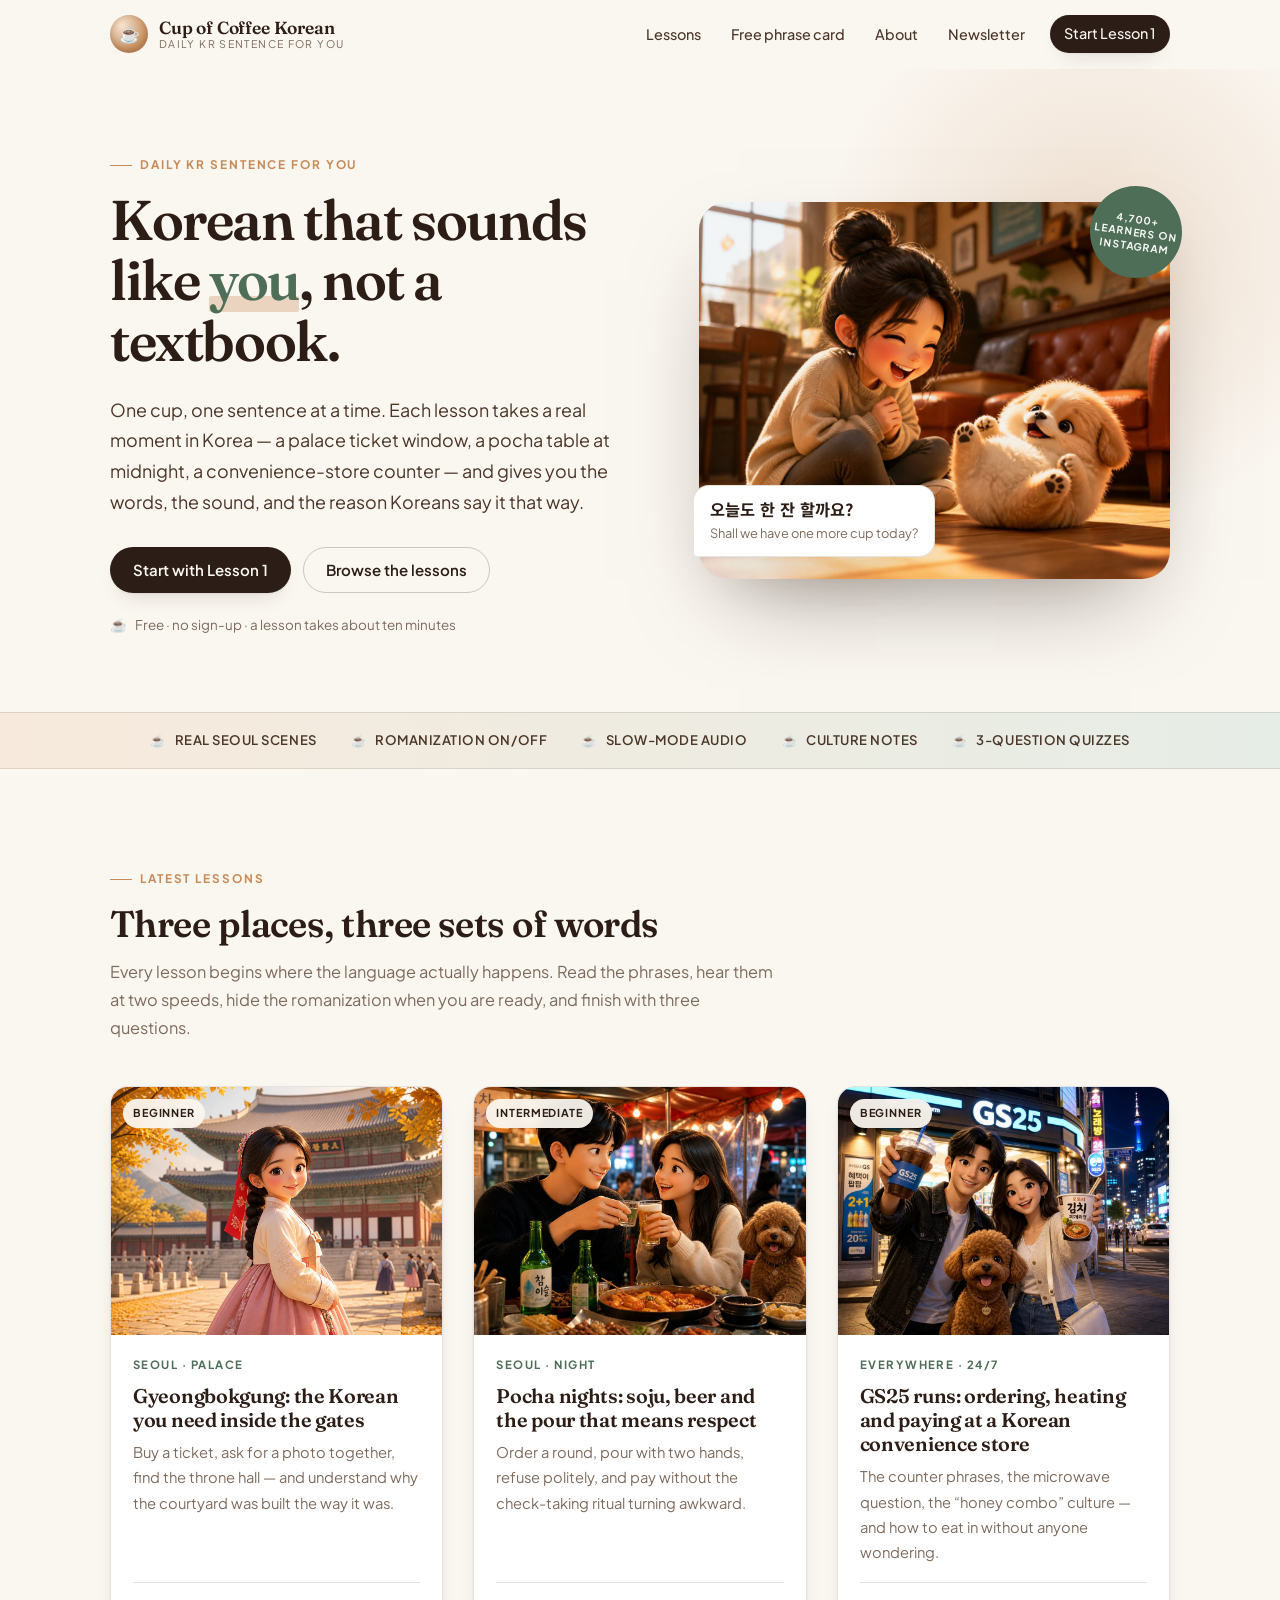
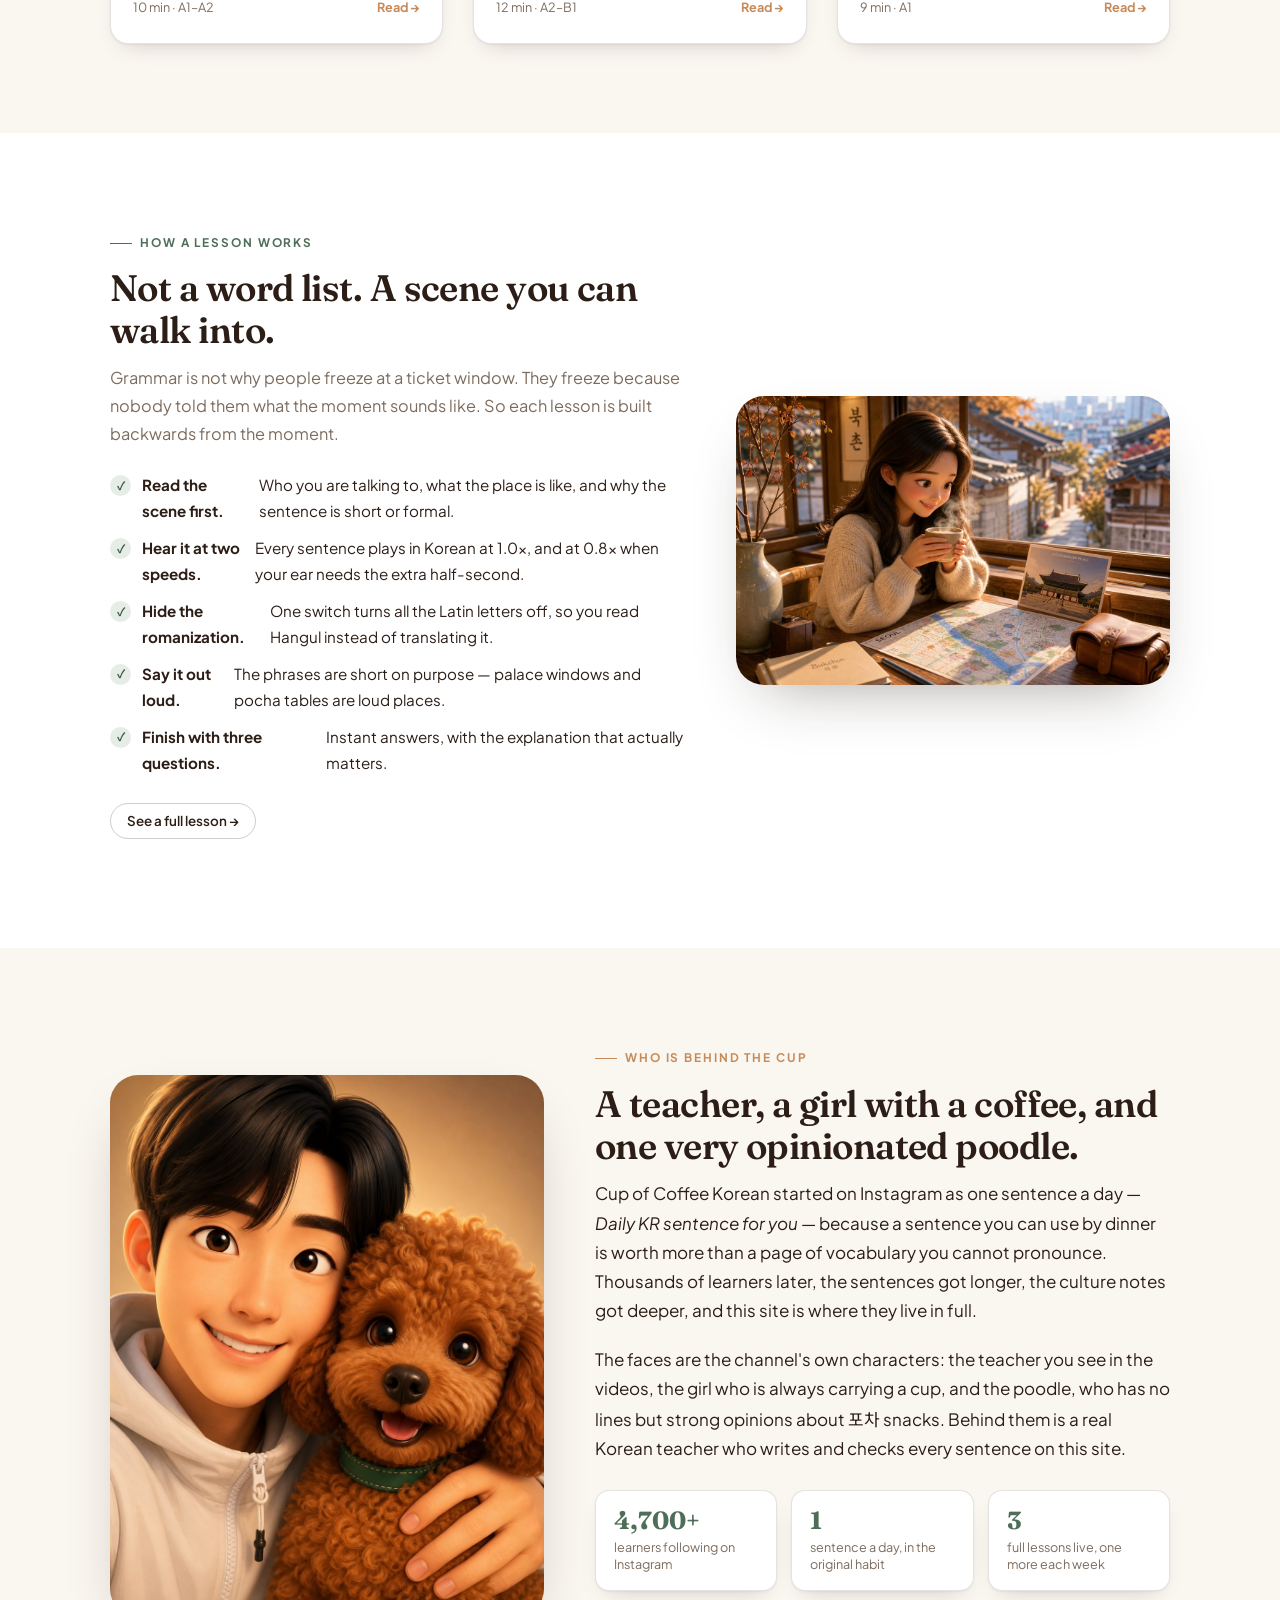
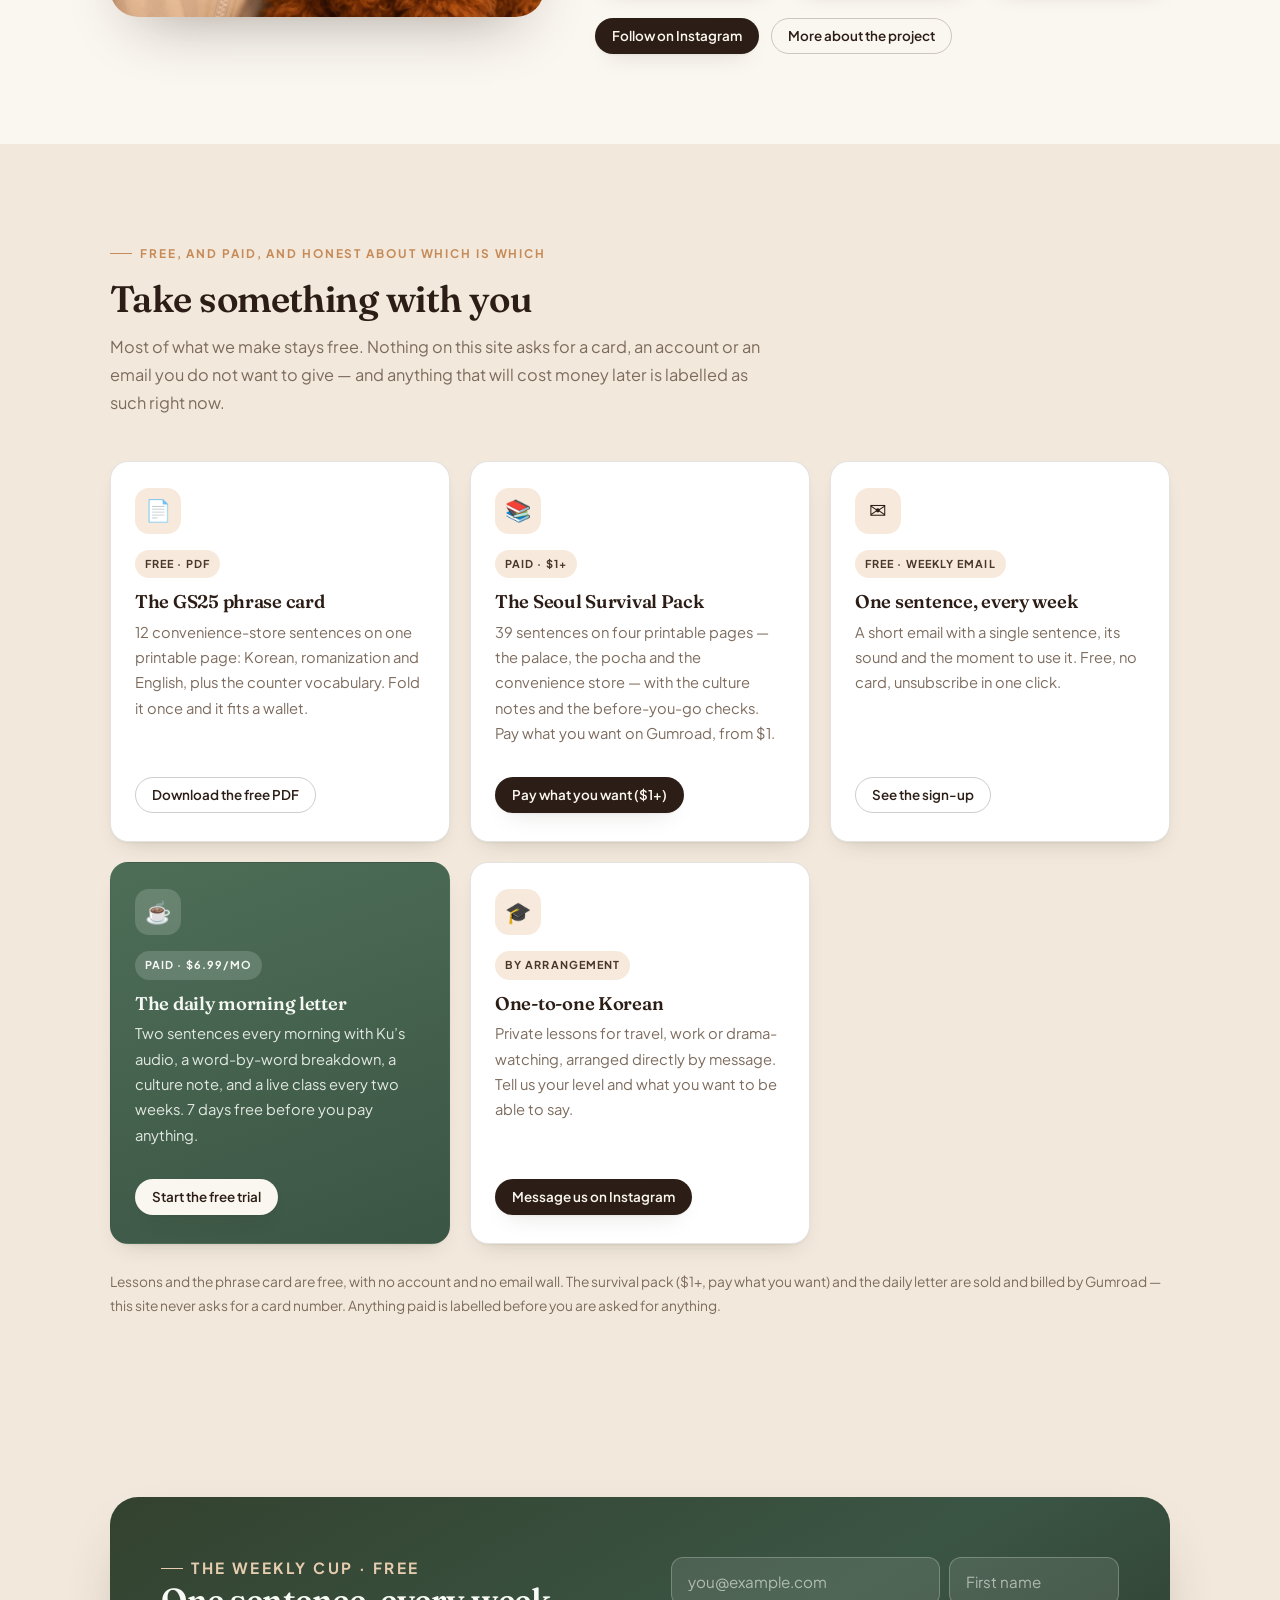
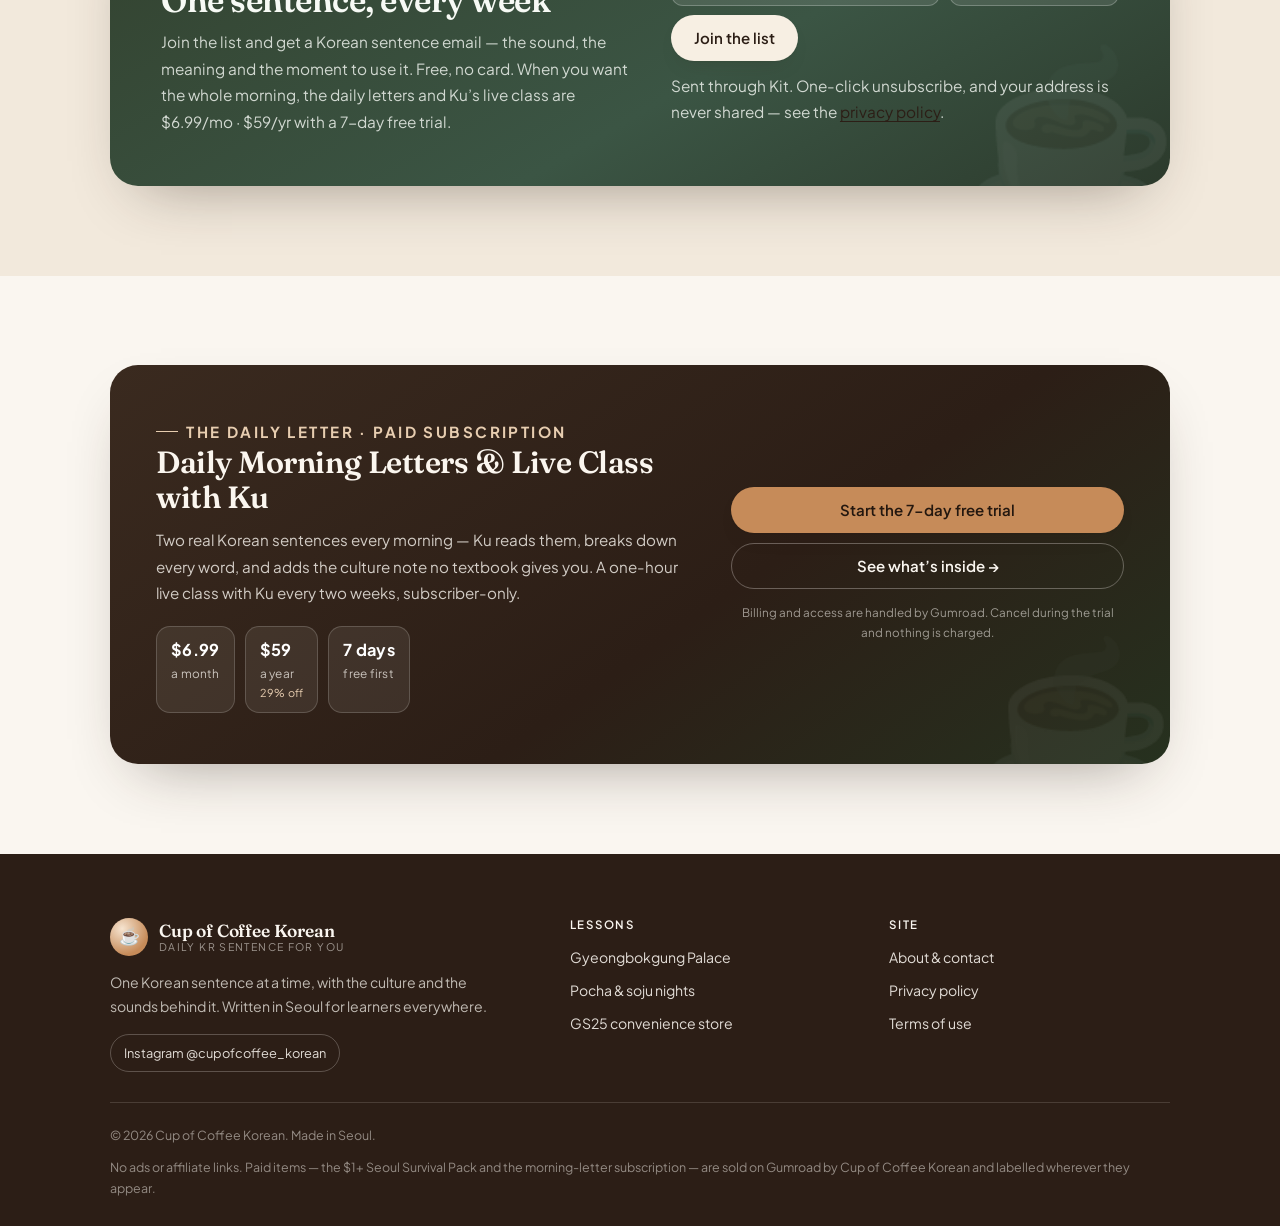
<file: index.html>
<!DOCTYPE html>
<html lang="en">
<head>
<meta charset="utf-8">
<meta name="viewport" content="width=device-width, initial-scale=1">
<title>Cup of Coffee Korean — learn Korean from real moments in Seoul</title>
<meta name="description" content="Short Korean lessons built around real moments in Korea: palace tickets, pocha nights and convenience stores. Phrase cards with pronunciation at two speeds, culture notes and mini quizzes.">
<meta name="theme-color" content="#FAF6F0">
<link rel="canonical" href="https://mountinr-gif.github.io/cupofcoffee-korean/index.html">
<meta property="og:type" content="website">
<meta property="og:site_name" content="Cup of Coffee Korean">
<meta property="og:title" content="Cup of Coffee Korean — learn Korean from real moments in Seoul">
<meta property="og:description" content="Short Korean lessons built around real moments in Korea: palace tickets, pocha nights and convenience stores. Phrase cards with pronunciation at two speeds, culture notes and mini quizzes.">
<meta property="og:url" content="https://mountinr-gif.github.io/cupofcoffee-korean/index.html">
<meta property="og:image" content="https://mountinr-gif.github.io/cupofcoffee-korean/assets/images/hero-cafe.jpg">
<meta property="og:locale" content="en_US">
<meta name="twitter:card" content="summary_large_image">
<meta name="twitter:title" content="Cup of Coffee Korean — learn Korean from real moments in Seoul">
<meta name="twitter:description" content="Short Korean lessons built around real moments in Korea: palace tickets, pocha nights and convenience stores. Phrase cards with pronunciation at two speeds, culture notes and mini quizzes.">
<meta name="twitter:image" content="https://mountinr-gif.github.io/cupofcoffee-korean/assets/images/hero-cafe.jpg">
<link rel="icon" href="data:image/svg+xml,%3Csvg xmlns='http://www.w3.org/2000/svg' viewBox='0 0 100 100'%3E%3Ctext y='0.9em' font-size='88'%3E%E2%98%95%3C/text%3E%3C/svg%3E">
<link rel="preconnect" href="https://fonts.googleapis.com">
<link rel="preconnect" href="https://fonts.gstatic.com" crossorigin>
<link href="https://fonts.googleapis.com/css2?family=Fraunces:ital,opsz,wght@0,9..144,400;0,9..144,600;0,9..144,700;1,9..144,400&family=Plus+Jakarta+Sans:wght@400;500;600;700&family=Noto+Sans+KR:wght@400;500;700&display=swap" rel="stylesheet">
<link rel="stylesheet" href="assets/css/style.css">
<!-- Google AdSense / Journey by Mediavine: paste the site-verification meta tag and the
     auto-ads <script> here after approval. No advertising scripts are loaded at this time. -->
<!-- Google tag (gtag.js) — Google Analytics 4 for this site, Measurement ID G-FCCHYH2XFX.
     The meta tag below is the Search Console ownership check for
     https://mountinr-gif.github.io/cupofcoffee-korean/ — keep both in every page. -->
<meta name="google-site-verification" content="crvBjlU9FMjzBbKX682d6iHjUCDg16vCziahPQywF88" />
<script async src="https://www.googletagmanager.com/gtag/js?id=G-FCCHYH2XFX"></script>
<script>
  window.dataLayer = window.dataLayer || [];
  function gtag(){dataLayer.push(arguments);}
  gtag('js', new Date());
  gtag('config', 'G-FCCHYH2XFX');
</script>
<script type="application/ld+json">
{
  "@context": "https://schema.org",
  "@type": "WebSite",
  "name": "Cup of Coffee Korean",
  "alternateName": "Cup of Coffee Korean — Daily KR sentence for you",
  "url": "https://mountinr-gif.github.io/cupofcoffee-korean/",
  "description": "Short Korean lessons built around real moments in Korea: the palace ticket window, the pocha table, the convenience-store counter. Phrase cards, pronunciation at two speeds, culture notes and a mini quiz.",
  "inLanguage": "en",
  "publisher": {
    "@type": "Organization",
    "name": "Cup of Coffee Korean",
    "url": "https://mountinr-gif.github.io/cupofcoffee-korean/",
    "sameAs": ["https://www.instagram.com/cupofcoffee_korean/"]
  }
}
</script>
</head><body>
<a class="skip-link" href="#main">Skip to content</a>
<header class="site-header">
  <div class="wrap site-header__inner">
    <a class="brand" href="index.html">
      <span class="brand__mark" aria-hidden="true">☕</span>
      <span class="brand__text">
        <span class="brand__name">Cup of Coffee Korean</span>
        <span class="brand__tag">Daily KR sentence for you</span>
      </span>
    </a>
    <button class="nav-toggle" type="button" aria-expanded="false" aria-controls="site-nav" aria-label="Open menu">
      <span></span><span></span><span></span>
    </button>
    <nav class="nav" id="site-nav" aria-label="Main">
      <a href="index.html#lessons">Lessons</a>
      <a href="index.html#free">Free phrase card</a>
      <a href="about.html">About</a>
      <a href="index.html#newsletter">Newsletter</a>
      <span class="nav__cta"><a class="btn btn--sm" href="posts/gyeongbokgung-palace-korean.html">Start Lesson 1</a></span>
    </nav>
  </div>
</header>
<main id="main"><section class="hero">
  <div class="wrap hero__grid">
    <div>
      <p class="eyebrow">Daily KR sentence for you</p>
      <h1 class="display hero__title">Korean that sounds like <em>you</em>, not a textbook.</h1>
      <p class="hero__lede">One cup, one sentence at a time. Each lesson takes a real moment in Korea — a palace ticket window, a pocha table at midnight, a convenience-store counter — and gives you the words, the sound, and the reason Koreans say it that way.</p>
      <div class="hero__actions">
        <a class="btn" href="posts/gyeongbokgung-palace-korean.html">Start with Lesson 1</a>
        <a class="btn btn--ghost" href="#lessons">Browse the lessons</a>
      </div>
      <p class="hero__note"><span aria-hidden="true">&#9749;</span> Free &middot; no sign-up &middot; a lesson takes about ten minutes</p>
    </div>
    <figure class="hero__figure">
      <img src="assets/images/hero-cafe.jpg" alt="A girl and her brown poodle laughing together on a cafe sofa in warm afternoon light" width="1200" height="960">
      <span class="hero__stamp">4,700+ learners on Instagram</span>
      <div class="bubble">
        <span class="bubble__kr" lang="ko">오늘도 한 잔 할까요?</span>
        <span class="bubble__en">Shall we have one more cup today?</span>
      </div>
    </figure>
  </div>
</section>

<div class="strip">
  <div class="wrap strip__inner">
    <span>Real Seoul scenes</span>
    <span>Romanization on/off</span>
    <span>Slow-mode audio</span>
    <span>Culture notes</span>
    <span>3-question quizzes</span>
  </div>
</div><section class="section" id="lessons">
  <div class="wrap">
    <div class="section-head">
      <div>
        <p class="eyebrow">Latest lessons</p>
        <h2 class="section-title">Three places, three sets of words</h2>
        <p class="section-lede">Every lesson begins where the language actually happens. Read the phrases, hear them at two speeds, hide the romanization when you are ready, and finish with three questions.</p>
      </div>
    </div>
    <div class="lesson-grid">
      <a class="lesson-card reveal" href="posts/gyeongbokgung-palace-korean.html">
        <div class="lesson-card__media">
          <img src="assets/images/gyeongbokgung-palace.jpg" alt="A girl in a pink hanbok standing in the courtyard of Gyeongbokgung Palace in autumn" width="600" height="450" loading="lazy" decoding="async">
          <span class="lesson-card__badge">Beginner</span>
        </div>
        <div class="lesson-card__body">
          <p class="lesson-card__kicker">Seoul &middot; Palace</p>
          <h3 class="lesson-card__title">Gyeongbokgung: the Korean you need inside the gates</h3>
          <p class="lesson-card__excerpt">Buy a ticket, ask for a photo together, find the throne hall — and understand why the courtyard was built the way it was.</p>
          <div class="lesson-card__foot"><span>10 min &middot; A1&ndash;A2</span><span class="lesson-card__more">Read &rarr;</span></div>
        </div>
      </a>
      <a class="lesson-card reveal" href="posts/korean-pocha-drinking-culture.html">
        <div class="lesson-card__media">
          <img src="assets/images/pocha-cover.jpg" alt="A couple raising glasses of beer and soju at a night pocha with their poodle" width="600" height="450" loading="lazy" decoding="async">
          <span class="lesson-card__badge">Intermediate</span>
        </div>
        <div class="lesson-card__body">
          <p class="lesson-card__kicker">Seoul &middot; Night</p>
          <h3 class="lesson-card__title">Pocha nights: soju, beer and the pour that means respect</h3>
          <p class="lesson-card__excerpt">Order a round, pour with two hands, refuse politely, and pay without the check-taking ritual turning awkward.</p>
          <div class="lesson-card__foot"><span>12 min &middot; A2&ndash;B1</span><span class="lesson-card__more">Read &rarr;</span></div>
        </div>
      </a>
      <a class="lesson-card reveal" href="posts/gs25-convenience-store-combos.html">
        <div class="lesson-card__media">
          <img src="assets/images/gs25-cover.jpg" alt="Two friends outside a GS25 convenience store at night with their poodle" width="600" height="450" loading="lazy" decoding="async">
          <span class="lesson-card__badge">Beginner</span>
        </div>
        <div class="lesson-card__body">
          <p class="lesson-card__kicker">Everywhere &middot; 24/7</p>
          <h3 class="lesson-card__title">GS25 runs: ordering, heating and paying at a Korean convenience store</h3>
          <p class="lesson-card__excerpt">The counter phrases, the microwave question, the &ldquo;honey combo&rdquo; culture — and how to eat in without anyone wondering.</p>
          <div class="lesson-card__foot"><span>9 min &middot; A1</span><span class="lesson-card__more">Read &rarr;</span></div>
        </div>
      </a>
    </div>
  </div>
</section><section class="section section--paper">
  <div class="wrap split split--rev">
    <div>
      <p class="eyebrow eyebrow--sage">How a lesson works</p>
      <h2 class="section-title">Not a word list. A scene you can walk into.</h2>
      <p class="section-lede">Grammar is not why people freeze at a ticket window. They freeze because nobody told them what the moment sounds like. So each lesson is built backwards from the moment.</p>
      <ul class="checklist">
        <li><strong>Read the scene first.</strong> Who you are talking to, what the place is like, and why the sentence is short or formal.</li>
        <li><strong>Hear it at two speeds.</strong> Every sentence plays in Korean at 1.0&times;, and at 0.8&times; when your ear needs the extra half-second.</li>
        <li><strong>Hide the romanization.</strong> One switch turns all the Latin letters off, so you read Hangul instead of translating it.</li>
        <li><strong>Say it out loud.</strong> The phrases are short on purpose — palace windows and pocha tables are loud places.</li>
        <li><strong>Finish with three questions.</strong> Instant answers, with the explanation that actually matters.</li>
      </ul>
      <p style="margin-top:1.6em"><a class="btn btn--ghost btn--sm" href="posts/gyeongbokgung-palace-korean.html">See a full lesson &rarr;</a></p>
    </div>
    <figure class="split__figure">
      <img src="assets/images/cafe-planning.jpg" alt="A girl in a cafe reading a map of Seoul with a notebook open beside her coffee" width="1200" height="800" loading="lazy" decoding="async">
    </figure>
  </div>
</section><section class="section">
  <div class="wrap split">
    <figure class="split__figure split__figure--portrait">
      <img src="assets/images/instructors.jpg" alt="The channel's teacher character with his brown poodle" width="1000" height="1176" loading="lazy" decoding="async">
    </figure>
    <div>
      <p class="eyebrow">Who is behind the cup</p>
      <h2 class="section-title">A teacher, a girl with a coffee, and one very opinionated poodle.</h2>
      <p>Cup of Coffee Korean started on Instagram as one sentence a day — <em>Daily KR sentence for you</em> — because a sentence you can use by dinner is worth more than a page of vocabulary you cannot pronounce. Thousands of learners later, the sentences got longer, the culture notes got deeper, and this site is where they live in full.</p>
      <p>The faces are the channel's own characters: the teacher you see in the videos, the girl who is always carrying a cup, and the poodle, who has no lines but strong opinions about <span lang="ko">포차</span> snacks. Behind them is a real Korean teacher who writes and checks every sentence on this site.</p>
      <div class="stat-row">
        <div class="stat"><b>4,700+</b><span>learners following on Instagram</span></div>
        <div class="stat"><b>1</b><span>sentence a day, in the original habit</span></div>
        <div class="stat"><b>3</b><span>full lessons live, one more each week</span></div>
      </div>
      <div class="hero__actions">
        <a class="btn btn--sm" href="https://www.instagram.com/cupofcoffee_korean/" target="_blank" rel="noopener">Follow on Instagram</a>
        <a class="btn btn--sm btn--ghost" href="about.html">More about the project</a>
      </div>
    </div>
  </div>
</section><section class="section section--cream" id="free">
  <div class="wrap">
    <div class="section-head">
      <div>
        <p class="eyebrow">Free, and paid, and honest about which is which</p>
        <h2 class="section-title">Take something with you</h2>
        <p class="section-lede">Most of what we make stays free. Nothing on this site asks for a card, an account or an email you do not want to give — and anything that will cost money later is labelled as such right now.</p>
      </div>
    </div>
    <div class="offer-grid">
      <div class="offer-card reveal">
        <div class="offer-card__icon" aria-hidden="true">&#128196;</div>
        <span class="pill">Free &middot; PDF</span>
        <h3>The GS25 phrase card</h3>
        <p>12 convenience-store sentences on one printable page: Korean, romanization and English, plus the counter vocabulary. Fold it once and it fits a wallet.</p>
        <div class="offer-card__foot"><a class="btn btn--sm btn--ghost" href="assets/downloads/cupofcoffee-gs25-phrase-card.pdf" download>Download the free PDF</a></div>
      </div>
      <div class="offer-card reveal">
        <div class="offer-card__icon" aria-hidden="true">&#128218;</div>
        <span class="pill">Paid &middot; $1+</span>
        <h3>The Seoul Survival Pack</h3>
        <p>39 sentences on four printable pages &mdash; the palace, the pocha and the convenience store &mdash; with the culture notes and the before-you-go checks. Pay what you want on Gumroad, from $1.</p>
        <div class="offer-card__foot"><a class="btn btn--sm" href="https://coffeekorean.gumroad.com/l/seoul-survival-pack" target="_blank" rel="noopener">Pay what you want ($1+)</a></div>
      </div>
      <div class="offer-card reveal">
        <div class="offer-card__icon" aria-hidden="true">&#9993;</div>
        <span class="pill">Free &middot; weekly email</span>
        <h3>One sentence, every week</h3>
        <p>A short email with a single sentence, its sound and the moment to use it. Free, no card, unsubscribe in one click.</p>
        <div class="offer-card__foot"><a class="btn btn--sm btn--ghost" href="#newsletter">See the sign-up</a></div>
      </div>
      <div class="offer-card offer-card--accent reveal">
        <div class="offer-card__icon" aria-hidden="true">&#9749;</div>
        <span class="pill">Paid &middot; $6.99/mo</span>
        <h3>The daily morning letter</h3>
        <p>Two sentences every morning with Ku&rsquo;s audio, a word-by-word breakdown, a culture note, and a live class every two weeks. 7 days free before you pay anything.</p>
        <div class="offer-card__foot"><a class="btn btn--sm" href="https://coffeekorean.gumroad.com/l/newsletter" target="_blank" rel="noopener">Start the free trial</a></div>
      </div>
      <div class="offer-card reveal">
        <div class="offer-card__icon" aria-hidden="true">&#127891;</div>
        <span class="pill">By arrangement</span>
        <h3>One-to-one Korean</h3>
        <p>Private lessons for travel, work or drama-watching, arranged directly by message. Tell us your level and what you want to be able to say.</p>
        <div class="offer-card__foot"><a class="btn btn--sm" href="https://www.instagram.com/cupofcoffee_korean/" target="_blank" rel="noopener">Message us on Instagram</a></div>
      </div>
    </div>
    <p style="margin:26px 0 0;font-size:.86rem;color:var(--muted)">Lessons and the phrase card are free, with no account and no email wall. The survival pack ($1+, pay what you want) and the daily letter are sold and billed by Gumroad &mdash; this site never asks for a card number. Anything paid is labelled before you are asked for anything.</p>
  </div>
</section><section class="section section--cream" id="newsletter">
  <div class="wrap">
    <div class="newsletter">
      <div class="newsletter__grid">
        <div>
          <p class="eyebrow" style="color:#E7CDB0">The weekly cup &middot; free</p>
          <h2>One sentence, every week</h2>
          <p>Join the list and get a Korean sentence email &mdash; the sound, the meaning and the moment to use it. Free, no card. When you want the whole morning, the daily letters and Ku&rsquo;s live class are $6.99/mo &middot; $59/yr with a 7-day free trial.</p>
        </div>
        <div>
          <form class="newsletter__form" data-newsletter novalidate>
            <div class="newsletter__row nl-fields">
              <label class="visually-hidden" for="nl-email">Email address</label>
              <input id="nl-email" type="email" name="email_address" placeholder="you@example.com" autocomplete="email" required>
              <label class="visually-hidden" for="nl-name">First name (optional)</label>
              <input id="nl-name" type="text" name="first_name" placeholder="First name" autocomplete="given-name">
              <button class="btn" type="submit" data-submit-label="Join the list">Join the list</button>
            </div>
            <p class="newsletter__fine nl-fine">Sent through Kit. One-click unsubscribe, and your address is never shared &mdash; see the <a href="privacy.html">privacy policy</a>.</p>
            <p class="form-message" data-form-message role="status" aria-live="polite" hidden></p>
          </form>
        </div>
      </div>
    </div>
  </div>
</section><section class="section" id="subscribe">
  <div class="wrap">
    <div class="brew">
    <div class="brew__text">
      <p class="eyebrow" style="color:#E7CDB0">The daily letter &middot; paid subscription</p>
      <h2 class="brew__title">Daily Morning Letters &amp; Live Class with Ku</h2>
      <p>Two real Korean sentences every morning &mdash; Ku reads them, breaks down every word, and adds the culture note no textbook gives you. A one-hour live class with Ku every two weeks, subscriber-only.</p>
      <ul class="brew__prices">
        <li><strong>$6.99</strong> a month</li>
        <li><strong>$59</strong> a year <span>29% off</span></li>
        <li><strong>7 days</strong> free first</li>
      </ul>
    </div>
    <div class="brew__actions">
      <a class="btn btn--caramel" href="https://coffeekorean.gumroad.com/l/newsletter" target="_blank" rel="noopener">Start the 7-day free trial</a>
      <a class="btn btn--ghost" href="https://cup-of-coffee-korean.netlify.app" target="_blank" rel="noopener">See what&rsquo;s inside &rarr;</a>
      <p class="brew__note">Billing and access are handled by Gumroad. Cancel during the trial and nothing is charged.</p>
    </div>
  </div>
  </div>
</section></main>
<footer class="site-footer">
  <div class="wrap">
    <div class="footer__grid">
      <div class="footer__brand">
        <a class="brand" href="index.html">
          <span class="brand__mark" aria-hidden="true">☕</span>
          <span class="brand__text">
            <span class="brand__name">Cup of Coffee Korean</span>
            <span class="brand__tag">Daily KR sentence for you</span>
          </span>
        </a>
        <p class="footer__about">One Korean sentence at a time, with the culture and the sounds behind it. Written in Seoul for learners everywhere.</p>
        <div class="footer__social">
          <a href="https://www.instagram.com/cupofcoffee_korean/" target="_blank" rel="noopener">Instagram @cupofcoffee_korean</a>
        </div>
      </div>
      <div class="footer__col">
        <h4>Lessons</h4>
        <ul>
          <li><a href="posts/gyeongbokgung-palace-korean.html">Gyeongbokgung Palace</a></li>
          <li><a href="posts/korean-pocha-drinking-culture.html">Pocha &amp; soju nights</a></li>
          <li><a href="posts/gs25-convenience-store-combos.html">GS25 convenience store</a></li>
        </ul>
      </div>
      <div class="footer__col">
        <h4>Site</h4>
        <ul>
          <li><a href="about.html">About &amp; contact</a></li>
          <li><a href="privacy.html">Privacy policy</a></li>
          <li><a href="terms.html">Terms of use</a></li>
        </ul>
      </div>
    </div>
    <div class="footer__bottom">
      <span>&copy; <span data-year>2026</span> Cup of Coffee Korean. Made in Seoul.</span>
      <span>No ads or affiliate links. Paid items &mdash; the $1+ Seoul Survival Pack and the morning-letter subscription &mdash; are sold on Gumroad by Cup of Coffee Korean and labelled wherever they appear.</span>
    </div>
  </div>
</footer>
<script src="assets/js/main.js" defer></script>
</body>
</html>
</file>
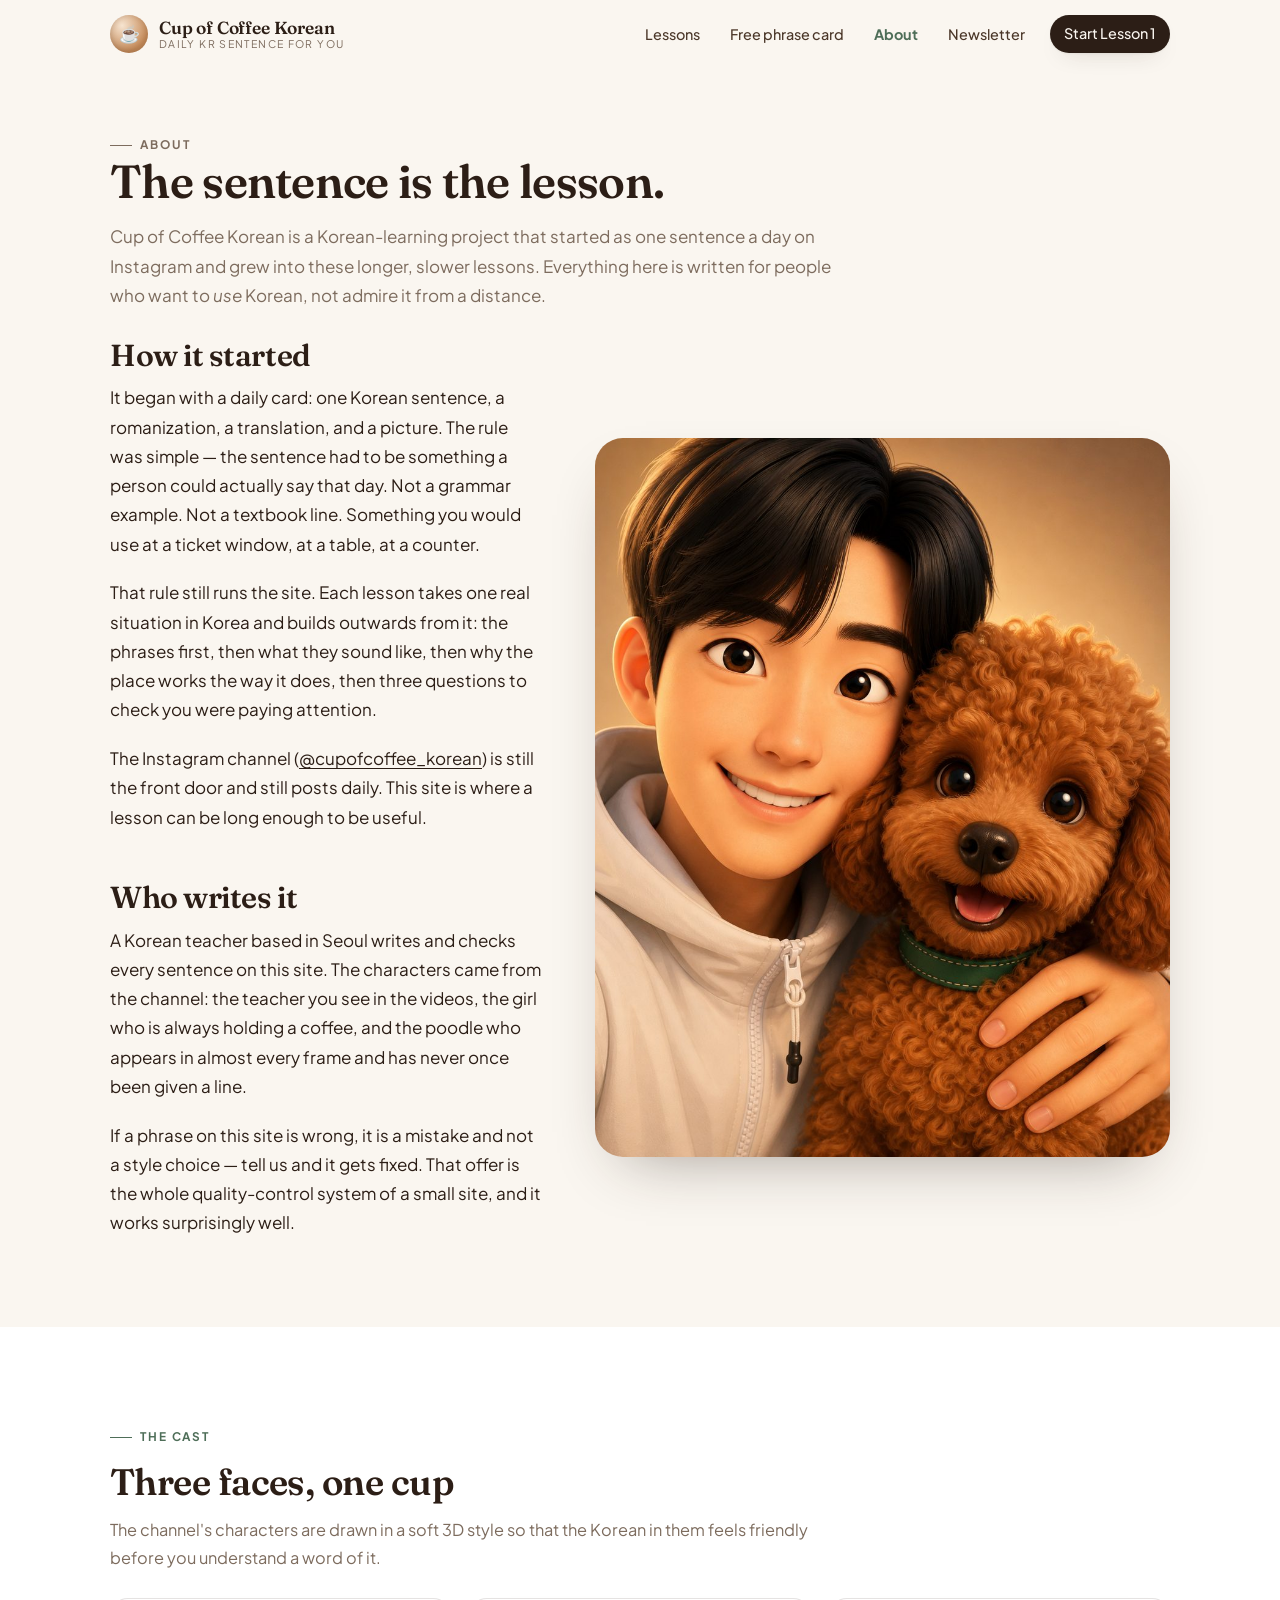
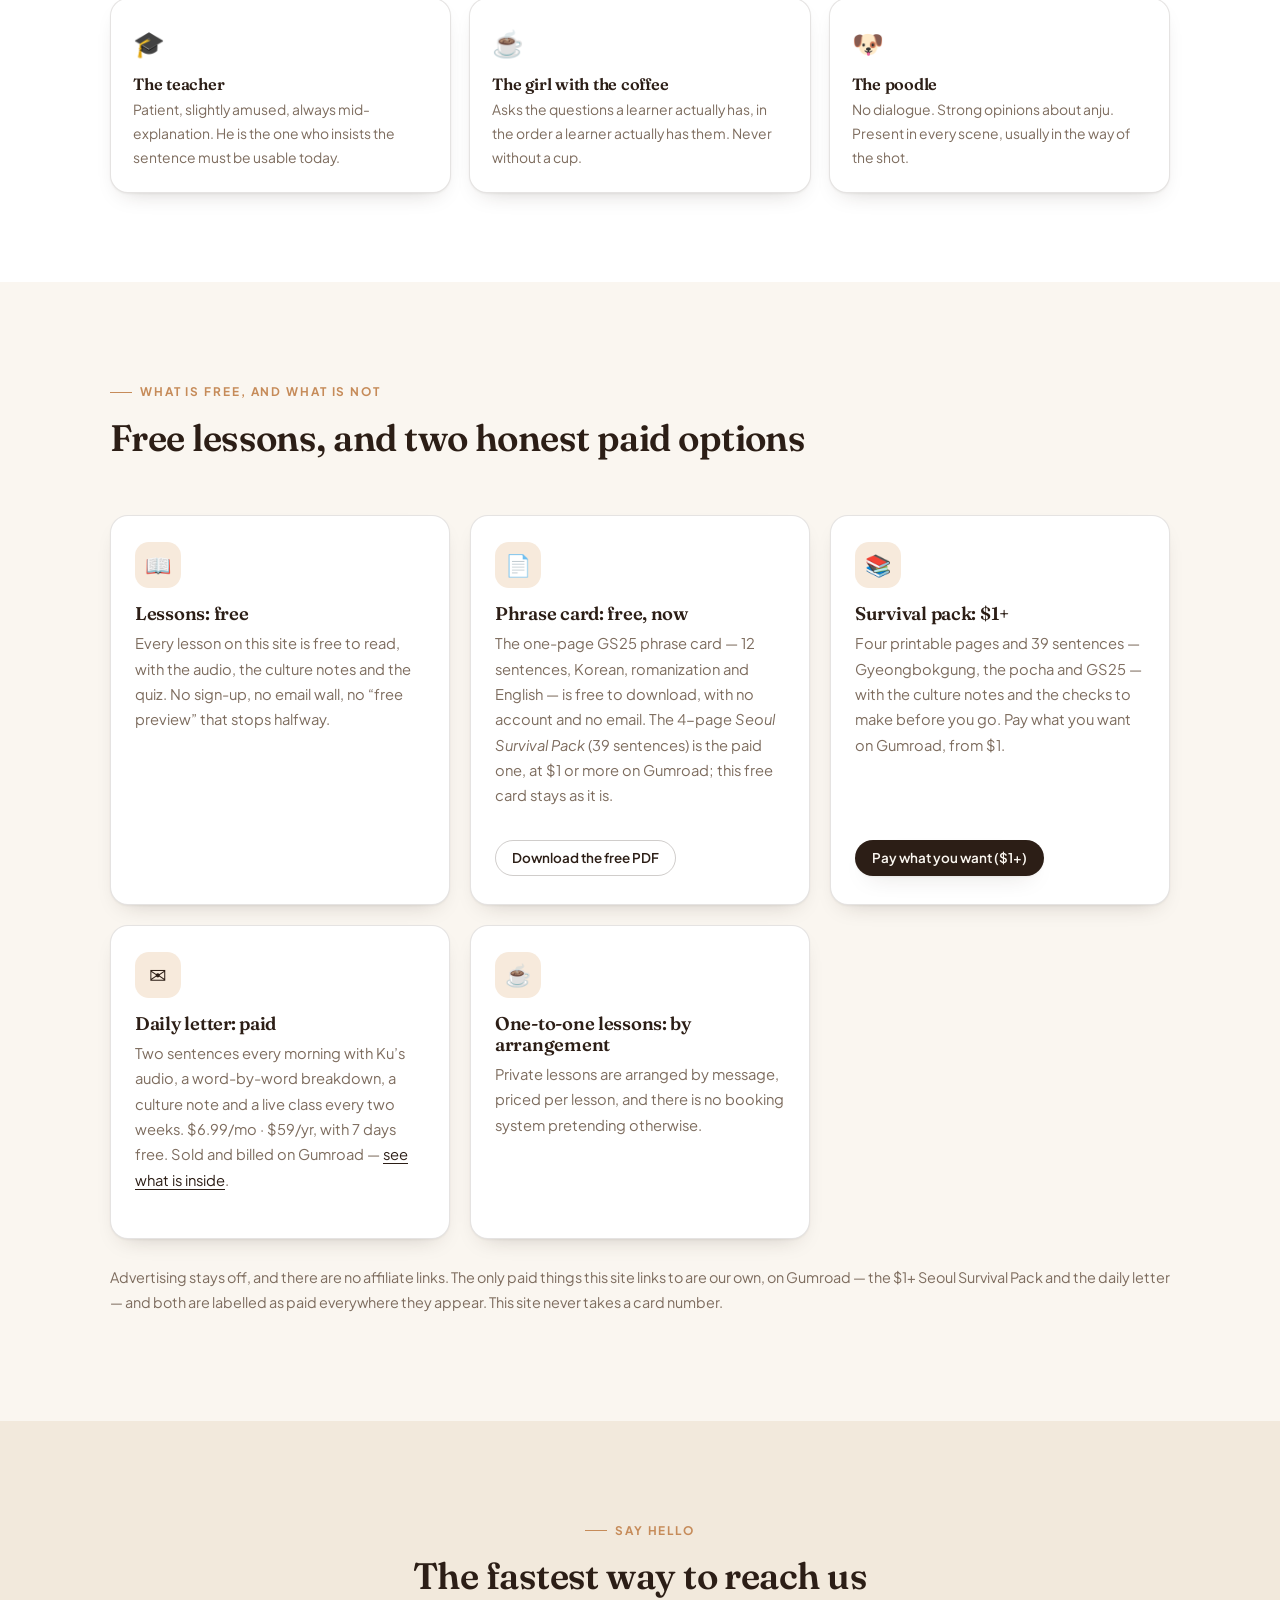
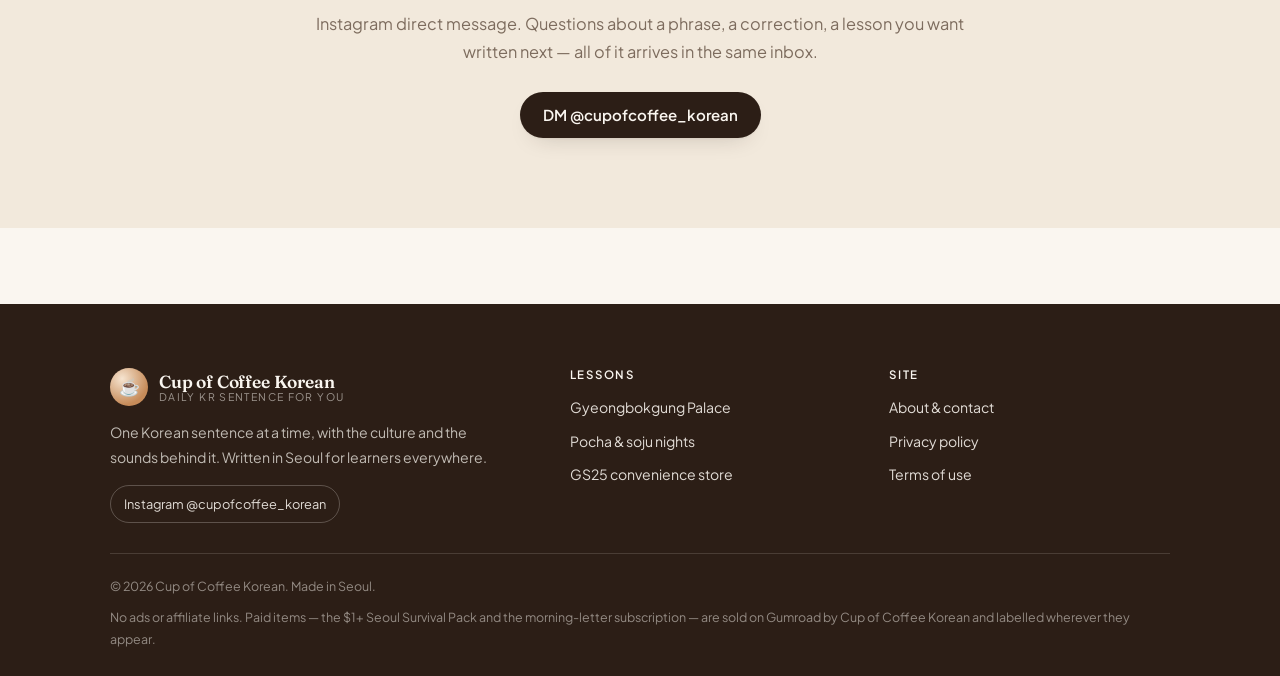
<file: about.html>
<!DOCTYPE html>
<html lang="en">
<head>
<meta charset="utf-8">
<meta name="viewport" content="width=device-width, initial-scale=1">
<title>About Cup of Coffee Korean — a Korean sentence you can use today</title>
<meta name="description" content="Cup of Coffee Korean is a Korean-learning project from Instagram: one real sentence at a time, with pronunciation, culture notes and quizzes. Who writes it, what is free, and how to reach us.">
<meta name="theme-color" content="#FAF6F0">
<link rel="canonical" href="https://mountinr-gif.github.io/cupofcoffee-korean/about.html">
<meta property="og:type" content="website">
<meta property="og:site_name" content="Cup of Coffee Korean">
<meta property="og:title" content="About Cup of Coffee Korean — a Korean sentence you can use today">
<meta property="og:description" content="Cup of Coffee Korean is a Korean-learning project from Instagram: one real sentence at a time, with pronunciation, culture notes and quizzes. Who writes it, what is free, and how to reach us.">
<meta property="og:url" content="https://mountinr-gif.github.io/cupofcoffee-korean/about.html">
<meta property="og:image" content="https://mountinr-gif.github.io/cupofcoffee-korean/assets/images/instructors.jpg">
<meta property="og:locale" content="en_US">
<meta name="twitter:card" content="summary_large_image">
<meta name="twitter:title" content="About Cup of Coffee Korean — a Korean sentence you can use today">
<meta name="twitter:description" content="Cup of Coffee Korean is a Korean-learning project from Instagram: one real sentence at a time, with pronunciation, culture notes and quizzes. Who writes it, what is free, and how to reach us.">
<meta name="twitter:image" content="https://mountinr-gif.github.io/cupofcoffee-korean/assets/images/instructors.jpg">
<link rel="icon" href="data:image/svg+xml,%3Csvg xmlns='http://www.w3.org/2000/svg' viewBox='0 0 100 100'%3E%3Ctext y='0.9em' font-size='88'%3E%E2%98%95%3C/text%3E%3C/svg%3E">
<link rel="preconnect" href="https://fonts.googleapis.com">
<link rel="preconnect" href="https://fonts.gstatic.com" crossorigin>
<link href="https://fonts.googleapis.com/css2?family=Fraunces:ital,opsz,wght@0,9..144,400;0,9..144,600;0,9..144,700;1,9..144,400&family=Plus+Jakarta+Sans:wght@400;500;600;700&family=Noto+Sans+KR:wght@400;500;700&display=swap" rel="stylesheet">
<link rel="stylesheet" href="assets/css/style.css">
<!-- Google AdSense / Journey by Mediavine: paste the site-verification meta tag and the
     auto-ads <script> here after approval. No advertising scripts are loaded at this time. -->
<!-- Google tag (gtag.js) — Google Analytics 4 for this site, Measurement ID G-FCCHYH2XFX.
     The meta tag below is the Search Console ownership check for
     https://mountinr-gif.github.io/cupofcoffee-korean/ — keep both in every page. -->
<meta name="google-site-verification" content="crvBjlU9FMjzBbKX682d6iHjUCDg16vCziahPQywF88" />
<script async src="https://www.googletagmanager.com/gtag/js?id=G-FCCHYH2XFX"></script>
<script>
  window.dataLayer = window.dataLayer || [];
  function gtag(){dataLayer.push(arguments);}
  gtag('js', new Date());
  gtag('config', 'G-FCCHYH2XFX');
</script>

</head><body>
<a class="skip-link" href="#main">Skip to content</a>
<header class="site-header">
  <div class="wrap site-header__inner">
    <a class="brand" href="index.html">
      <span class="brand__mark" aria-hidden="true">☕</span>
      <span class="brand__text">
        <span class="brand__name">Cup of Coffee Korean</span>
        <span class="brand__tag">Daily KR sentence for you</span>
      </span>
    </a>
    <button class="nav-toggle" type="button" aria-expanded="false" aria-controls="site-nav" aria-label="Open menu">
      <span></span><span></span><span></span>
    </button>
    <nav class="nav" id="site-nav" aria-label="Main">
      <a href="index.html#lessons">Lessons</a>
      <a href="index.html#free">Free phrase card</a>
      <a href="about.html" aria-current="page">About</a>
      <a href="index.html#newsletter">Newsletter</a>
      <span class="nav__cta"><a class="btn btn--sm" href="posts/gyeongbokgung-palace-korean.html">Start Lesson 1</a></span>
    </nav>
  </div>
</header>
<main id="main"><article class="article">
  <div class="wrap">
    <header class="page-head">
      <p class="eyebrow">About</p>
      <h1>The sentence is the lesson.</h1>
      <p>Cup of Coffee Korean is a Korean-learning project that started as one sentence a day on Instagram and grew into these longer, slower lessons. Everything here is written for people who want to <em>use</em> Korean, not admire it from a distance.</p>
    </header>
  </div>

  <div class="wrap split" style="padding-bottom:clamp(40px,6vw,70px)">
    <div>
      <h2 class="section-title" style="font-size:clamp(1.4rem,2.4vw,1.9rem)">How it started</h2>
      <p>It began with a daily card: one Korean sentence, a romanization, a translation, and a picture. The rule was simple &mdash; the sentence had to be something a person could actually say that day. Not a grammar example. Not a textbook line. Something you would use at a ticket window, at a table, at a counter.</p>
      <p>That rule still runs the site. Each lesson takes one real situation in Korea and builds outwards from it: the phrases first, then what they sound like, then why the place works the way it does, then three questions to check you were paying attention.</p>
      <p>The Instagram channel (<a href="https://www.instagram.com/cupofcoffee_korean/" target="_blank" rel="noopener">@cupofcoffee_korean</a>) is still the front door and still posts daily. This site is where a lesson can be long enough to be useful.</p>

      <h2 class="section-title" style="font-size:clamp(1.4rem,2.4vw,1.9rem);margin-top:1.6em">Who writes it</h2>
      <p>A Korean teacher based in Seoul writes and checks every sentence on this site. The characters came from the channel: the teacher you see in the videos, the girl who is always holding a coffee, and the poodle who appears in almost every frame and has never once been given a line.</p>
      <p>If a phrase on this site is wrong, it is a mistake and not a style choice &mdash; tell us and it gets fixed. That offer is the whole quality-control system of a small site, and it works surprisingly well.</p>
    </div>
    <figure class="split__figure split__figure--portrait">
      <img src="assets/images/instructors.jpg" alt="The teacher character and his poodle" width="1000" height="1176">
    </figure>
  </div>

  <section class="section section--paper">
    <div class="wrap">
      <p class="eyebrow eyebrow--sage">The cast</p>
      <h2 class="section-title">Three faces, one cup</h2>
      <p class="section-lede">The channel's characters are drawn in a soft 3D style so that the Korean in them feels friendly before you understand a word of it.</p>
      <div class="team-grid">
        <div class="team-card">
          <span class="team-card__emoji" aria-hidden="true">&#127891;</span>
          <h3>The teacher</h3>
          <p>Patient, slightly amused, always mid-explanation. He is the one who insists the sentence must be usable today.</p>
        </div>
        <div class="team-card">
          <span class="team-card__emoji" aria-hidden="true">&#9749;</span>
          <h3>The girl with the coffee</h3>
          <p>Asks the questions a learner actually has, in the order a learner actually has them. Never without a cup.</p>
        </div>
        <div class="team-card">
          <span class="team-card__emoji" aria-hidden="true">&#128054;</span>
          <h3>The poodle</h3>
          <p>No dialogue. Strong opinions about anju. Present in every scene, usually in the way of the shot.</p>
        </div>
      </div>
    </div>
  </section>

  <section class="section">
    <div class="wrap">
      <div class="section-head">
        <div>
          <p class="eyebrow">What is free, and what is not</p>
          <h2 class="section-title">Free lessons, and two honest paid options</h2>
        </div>
      </div>
      <div class="offer-grid">
        <div class="offer-card">
          <div class="offer-card__icon" aria-hidden="true">&#128214;</div>
          <h3>Lessons: free</h3>
          <p>Every lesson on this site is free to read, with the audio, the culture notes and the quiz. No sign-up, no email wall, no &ldquo;free preview&rdquo; that stops halfway.</p>
        </div>
        <div class="offer-card">
          <div class="offer-card__icon" aria-hidden="true">&#128196;</div>
          <h3>Phrase card: free, now</h3>
          <p>The one-page GS25 phrase card &mdash; 12 sentences, Korean, romanization and English &mdash; is free to download, with no account and no email. The 4-page <em>Seoul Survival Pack</em> (39 sentences) is the paid one, at $1 or more on Gumroad; this free card stays as it is.</p>
          <div class="offer-card__foot" style="margin-top:14px"><a class="btn btn--sm btn--ghost" href="assets/downloads/cupofcoffee-gs25-phrase-card.pdf" download>Download the free PDF</a></div>
        </div>
        <div class="offer-card">
          <div class="offer-card__icon" aria-hidden="true">&#128218;</div>
          <h3>Survival pack: $1+</h3>
          <p>Four printable pages and 39 sentences &mdash; Gyeongbokgung, the pocha and GS25 &mdash; with the culture notes and the checks to make before you go. Pay what you want on Gumroad, from $1.</p>
          <div class="offer-card__foot" style="margin-top:14px"><a class="btn btn--sm" href="https://coffeekorean.gumroad.com/l/seoul-survival-pack" target="_blank" rel="noopener">Pay what you want ($1+)</a></div>
        </div>
        <div class="offer-card">
          <div class="offer-card__icon" aria-hidden="true">&#9993;</div>
          <h3>Daily letter: paid</h3>
          <p>Two sentences every morning with Ku&rsquo;s audio, a word-by-word breakdown, a culture note and a live class every two weeks. $6.99/mo &middot; $59/yr, with 7 days free. Sold and billed on Gumroad &mdash; <a href="https://coffeekorean.gumroad.com/l/newsletter" target="_blank" rel="noopener">see what is inside</a>.</p>
        </div>
        <div class="offer-card">
          <div class="offer-card__icon" aria-hidden="true">&#9749;</div>
          <h3>One-to-one lessons: by arrangement</h3>
          <p>Private lessons are arranged by message, priced per lesson, and there is no booking system pretending otherwise.</p>
        </div>
      </div>
      <p style="margin-top:26px;font-size:.9rem;color:var(--muted)">Advertising stays off, and there are no affiliate links. The only paid things this site links to are our own, on Gumroad &mdash; the $1+ Seoul Survival Pack and the daily letter &mdash; and both are labelled as paid everywhere they appear. This site never takes a card number.</p>
    </div>
  </section>

  <section class="section section--cream">
    <div class="wrap wrap--narrow center">
      <p class="eyebrow" style="justify-content:center">Say hello</p>
      <h2 class="section-title">The fastest way to reach us</h2>
      <p class="section-lede" style="margin:0 auto 1.6em">Instagram direct message. Questions about a phrase, a correction, a lesson you want written next &mdash; all of it arrives in the same inbox.</p>
      <a class="btn" href="https://www.instagram.com/cupofcoffee_korean/" target="_blank" rel="noopener">DM @cupofcoffee_korean</a>
    </div>
  </section>
</article></main>
<footer class="site-footer">
  <div class="wrap">
    <div class="footer__grid">
      <div class="footer__brand">
        <a class="brand" href="index.html">
          <span class="brand__mark" aria-hidden="true">☕</span>
          <span class="brand__text">
            <span class="brand__name">Cup of Coffee Korean</span>
            <span class="brand__tag">Daily KR sentence for you</span>
          </span>
        </a>
        <p class="footer__about">One Korean sentence at a time, with the culture and the sounds behind it. Written in Seoul for learners everywhere.</p>
        <div class="footer__social">
          <a href="https://www.instagram.com/cupofcoffee_korean/" target="_blank" rel="noopener">Instagram @cupofcoffee_korean</a>
        </div>
      </div>
      <div class="footer__col">
        <h4>Lessons</h4>
        <ul>
          <li><a href="posts/gyeongbokgung-palace-korean.html">Gyeongbokgung Palace</a></li>
          <li><a href="posts/korean-pocha-drinking-culture.html">Pocha &amp; soju nights</a></li>
          <li><a href="posts/gs25-convenience-store-combos.html">GS25 convenience store</a></li>
        </ul>
      </div>
      <div class="footer__col">
        <h4>Site</h4>
        <ul>
          <li><a href="about.html">About &amp; contact</a></li>
          <li><a href="privacy.html">Privacy policy</a></li>
          <li><a href="terms.html">Terms of use</a></li>
        </ul>
      </div>
    </div>
    <div class="footer__bottom">
      <span>&copy; <span data-year>2026</span> Cup of Coffee Korean. Made in Seoul.</span>
      <span>No ads or affiliate links. Paid items &mdash; the $1+ Seoul Survival Pack and the morning-letter subscription &mdash; are sold on Gumroad by Cup of Coffee Korean and labelled wherever they appear.</span>
    </div>
  </div>
</footer>
<script src="assets/js/main.js" defer></script>
</body>
</html>
</file>
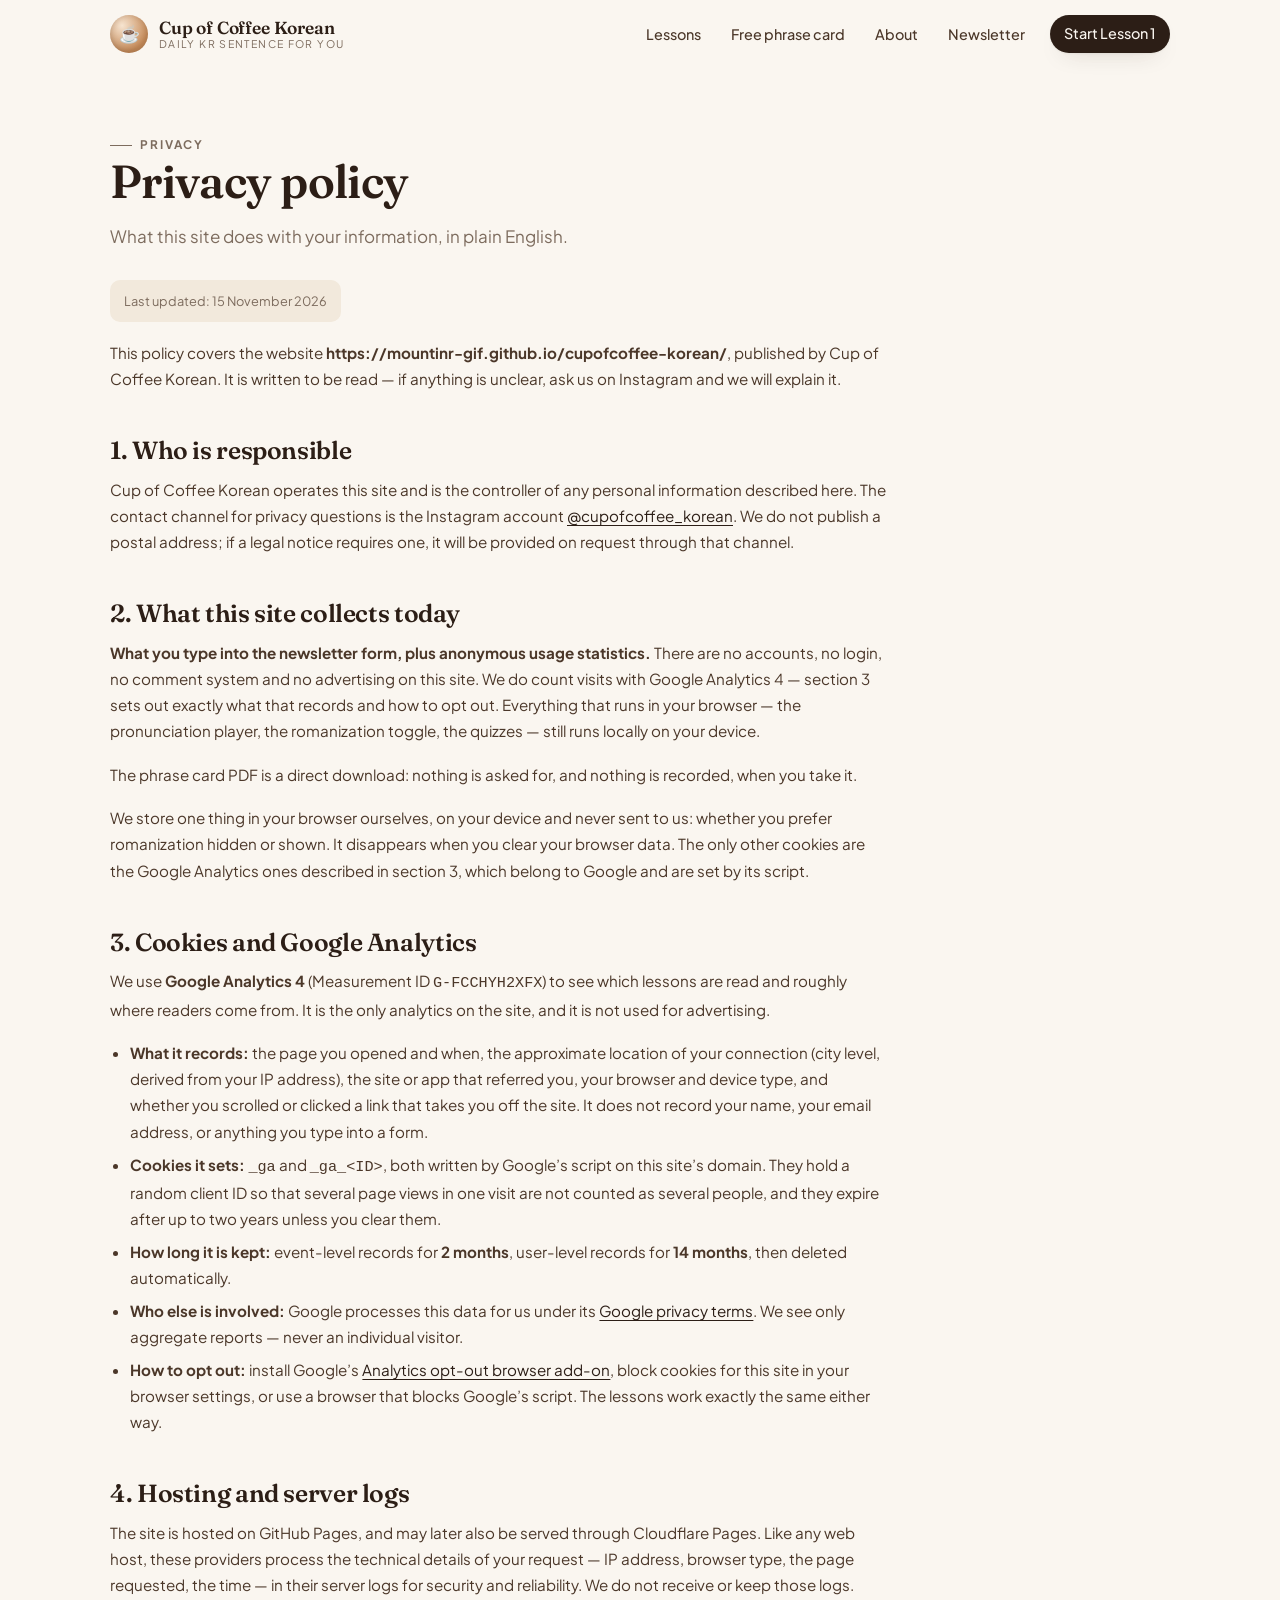
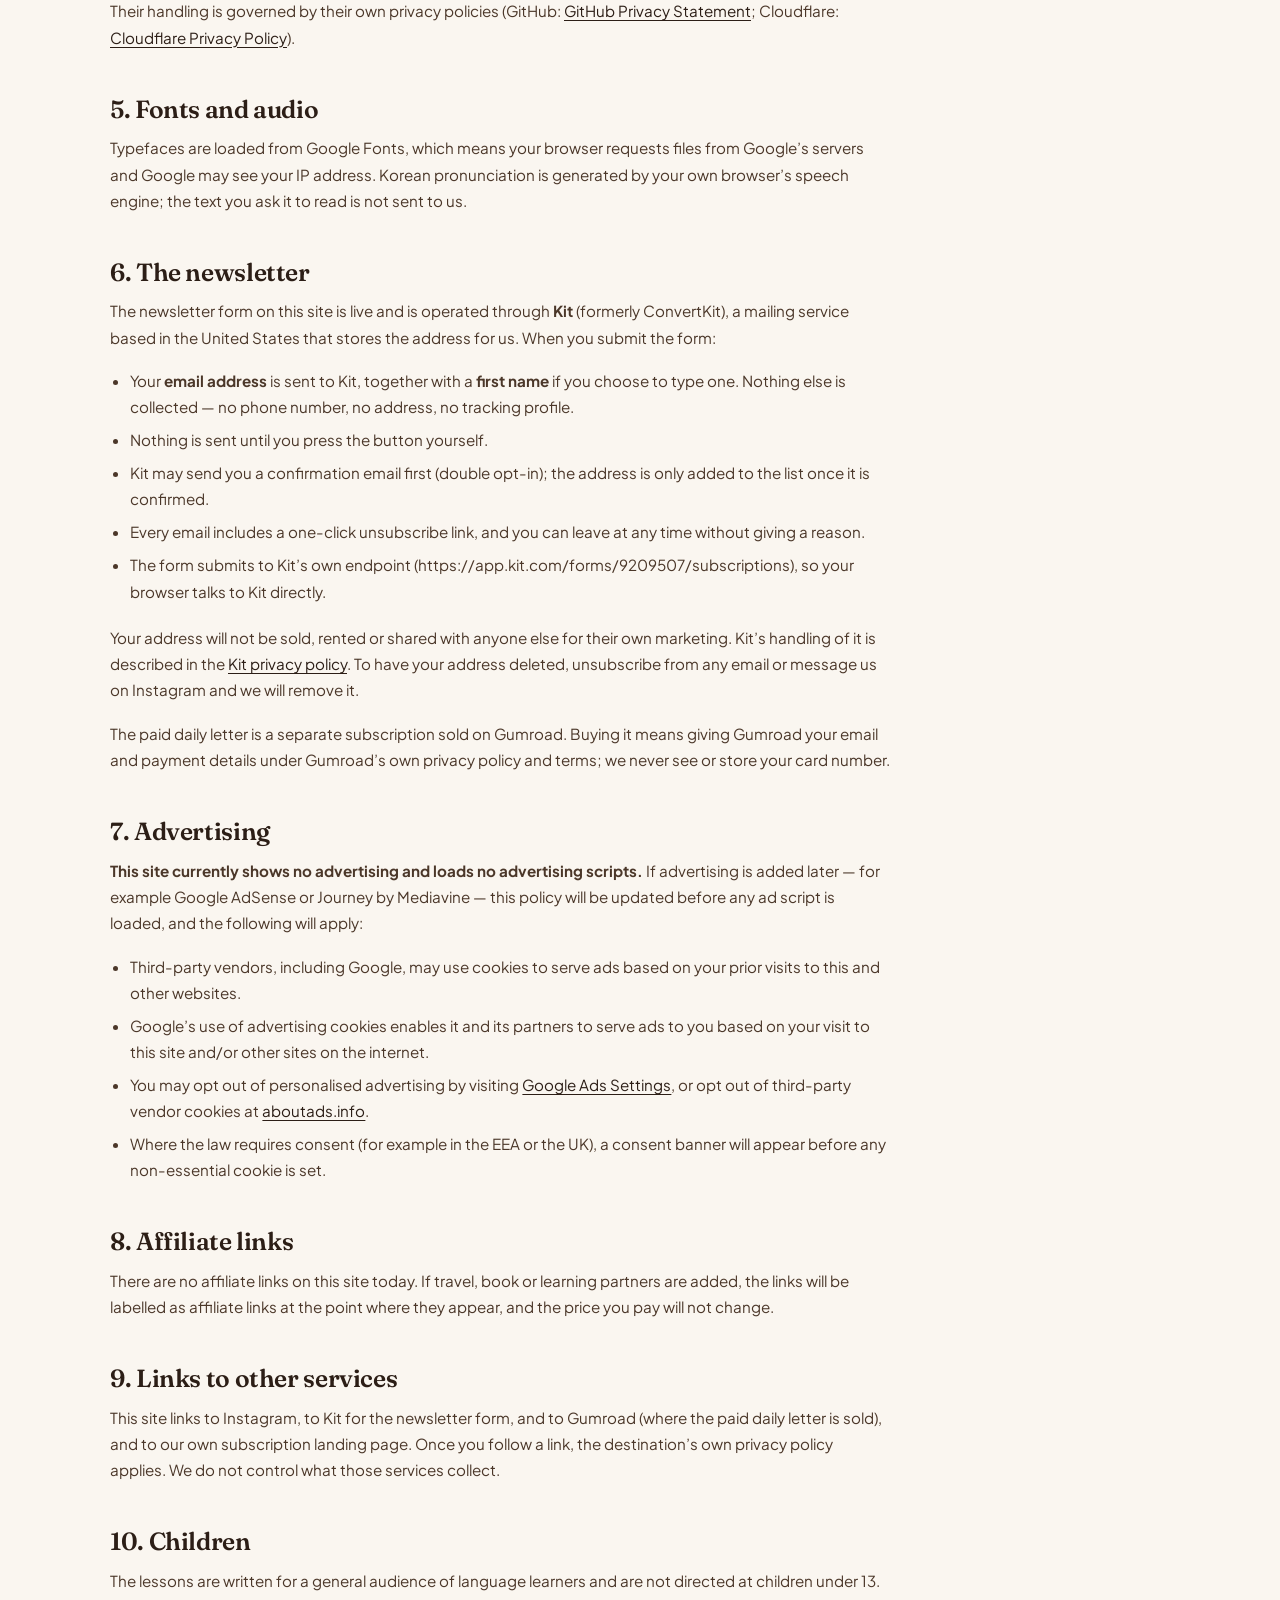
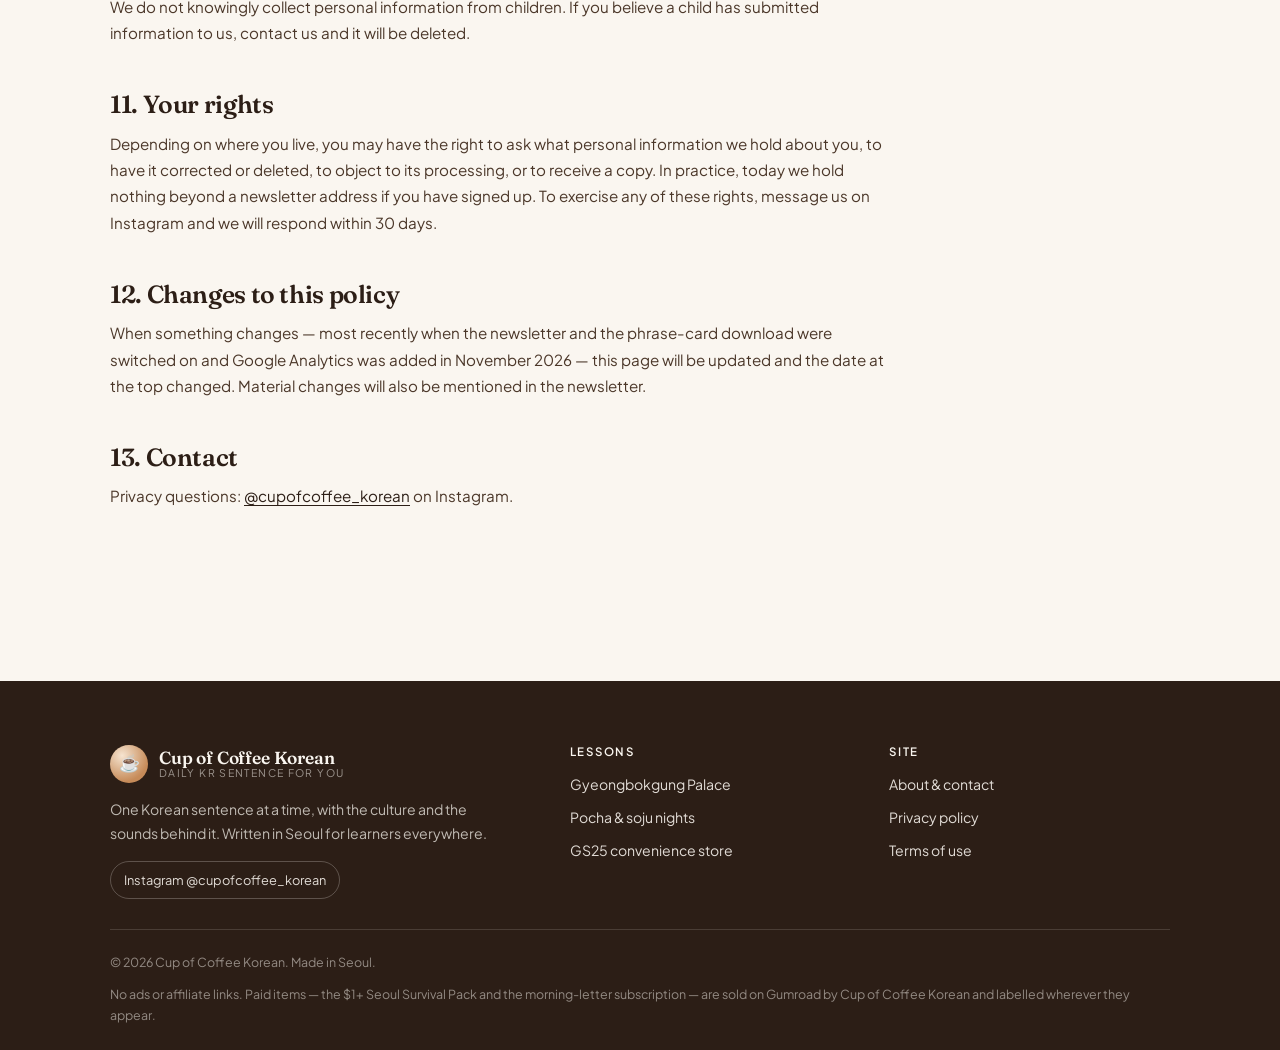
<file: privacy.html>
<!DOCTYPE html>
<html lang="en">
<head>
<meta charset="utf-8">
<meta name="viewport" content="width=device-width, initial-scale=1">
<title>Privacy policy — Cup of Coffee Korean</title>
<meta name="description" content="What Cup of Coffee Korean collects &mdash; the newsletter form, Google Analytics usage statistics and host server logs &mdash; and how to contact us about privacy.">
<meta name="theme-color" content="#FAF6F0">
<link rel="canonical" href="https://mountinr-gif.github.io/cupofcoffee-korean/privacy.html">
<meta property="og:type" content="website">
<meta property="og:site_name" content="Cup of Coffee Korean">
<meta property="og:title" content="Privacy policy — Cup of Coffee Korean">
<meta property="og:description" content="What Cup of Coffee Korean collects &mdash; the newsletter form, Google Analytics usage statistics and host server logs &mdash; and how to contact us about privacy.">
<meta property="og:url" content="https://mountinr-gif.github.io/cupofcoffee-korean/privacy.html">
<meta property="og:image" content="https://mountinr-gif.github.io/cupofcoffee-korean/assets/images/hero-cafe.jpg">
<meta property="og:locale" content="en_US">
<meta name="twitter:card" content="summary_large_image">
<meta name="twitter:title" content="Privacy policy — Cup of Coffee Korean">
<meta name="twitter:description" content="What Cup of Coffee Korean collects &mdash; the newsletter form, Google Analytics usage statistics and host server logs &mdash; and how to contact us about privacy.">
<meta name="twitter:image" content="https://mountinr-gif.github.io/cupofcoffee-korean/assets/images/hero-cafe.jpg">
<link rel="icon" href="data:image/svg+xml,%3Csvg xmlns='http://www.w3.org/2000/svg' viewBox='0 0 100 100'%3E%3Ctext y='0.9em' font-size='88'%3E%E2%98%95%3C/text%3E%3C/svg%3E">
<link rel="preconnect" href="https://fonts.googleapis.com">
<link rel="preconnect" href="https://fonts.gstatic.com" crossorigin>
<link href="https://fonts.googleapis.com/css2?family=Fraunces:ital,opsz,wght@0,9..144,400;0,9..144,600;0,9..144,700;1,9..144,400&family=Plus+Jakarta+Sans:wght@400;500;600;700&family=Noto+Sans+KR:wght@400;500;700&display=swap" rel="stylesheet">
<link rel="stylesheet" href="assets/css/style.css">
<!-- Google AdSense / Journey by Mediavine: paste the site-verification meta tag and the
     auto-ads <script> here after approval. No advertising scripts are loaded at this time. -->
<!-- Google tag (gtag.js) — Google Analytics 4 for this site, Measurement ID G-FCCHYH2XFX.
     The meta tag below is the Search Console ownership check for
     https://mountinr-gif.github.io/cupofcoffee-korean/ — keep both in every page. -->
<meta name="google-site-verification" content="crvBjlU9FMjzBbKX682d6iHjUCDg16vCziahPQywF88" />
<script async src="https://www.googletagmanager.com/gtag/js?id=G-FCCHYH2XFX"></script>
<script>
  window.dataLayer = window.dataLayer || [];
  function gtag(){dataLayer.push(arguments);}
  gtag('js', new Date());
  gtag('config', 'G-FCCHYH2XFX');
</script>

</head><body>
<a class="skip-link" href="#main">Skip to content</a>
<header class="site-header">
  <div class="wrap site-header__inner">
    <a class="brand" href="index.html">
      <span class="brand__mark" aria-hidden="true">☕</span>
      <span class="brand__text">
        <span class="brand__name">Cup of Coffee Korean</span>
        <span class="brand__tag">Daily KR sentence for you</span>
      </span>
    </a>
    <button class="nav-toggle" type="button" aria-expanded="false" aria-controls="site-nav" aria-label="Open menu">
      <span></span><span></span><span></span>
    </button>
    <nav class="nav" id="site-nav" aria-label="Main">
      <a href="index.html#lessons">Lessons</a>
      <a href="index.html#free">Free phrase card</a>
      <a href="about.html">About</a>
      <a href="index.html#newsletter">Newsletter</a>
      <span class="nav__cta"><a class="btn btn--sm" href="posts/gyeongbokgung-palace-korean.html">Start Lesson 1</a></span>
    </nav>
  </div>
</header>
<main id="main"><article class="article">
  <div class="wrap">
    <header class="page-head">
      <p class="eyebrow">Privacy</p>
      <h1>Privacy policy</h1>
      <p>What this site does with your information, in plain English.</p>
    </header>
  </div>
  <div class="wrap">
    <div class="legal">
      <p class="updated">Last updated: 15 November 2026</p>

      <p>This policy covers the website <strong>https://mountinr-gif.github.io/cupofcoffee-korean/</strong>, published by Cup of Coffee Korean. It is written to be read &mdash; if anything is unclear, ask us on Instagram and we will explain it.</p>

      <h2>1. Who is responsible</h2>
      <p>Cup of Coffee Korean operates this site and is the controller of any personal information described here. The contact channel for privacy questions is the Instagram account <a href="https://www.instagram.com/cupofcoffee_korean/" target="_blank" rel="noopener">@cupofcoffee_korean</a>. We do not publish a postal address; if a legal notice requires one, it will be provided on request through that channel.</p>

      <h2>2. What this site collects today</h2>
      <p><strong>What you type into the newsletter form, plus anonymous usage statistics.</strong> There are no accounts, no login, no comment system and no advertising on this site. We do count visits with Google Analytics 4 &mdash; section 3 sets out exactly what that records and how to opt out. Everything that runs in your browser &mdash; the pronunciation player, the romanization toggle, the quizzes &mdash; still runs locally on your device.</p>
      <p>The phrase card PDF is a direct download: nothing is asked for, and nothing is recorded, when you take it.</p>
      <p>We store one thing in your browser ourselves, on your device and never sent to us: whether you prefer romanization hidden or shown. It disappears when you clear your browser data. The only other cookies are the Google Analytics ones described in section 3, which belong to Google and are set by its script.</p>

      <h2>3. Cookies and Google Analytics</h2>
      <p>We use <strong>Google Analytics 4</strong> (Measurement ID <code>G-FCCHYH2XFX</code>) to see which lessons are read and roughly where readers come from. It is the only analytics on the site, and it is not used for advertising.</p>
      <ul>
        <li><strong>What it records:</strong> the page you opened and when, the approximate location of your connection (city level, derived from your IP address), the site or app that referred you, your browser and device type, and whether you scrolled or clicked a link that takes you off the site. It does not record your name, your email address, or anything you type into a form.</li>
        <li><strong>Cookies it sets:</strong> <code>_ga</code> and <code>_ga_&lt;ID&gt;</code>, both written by Google&rsquo;s script on this site&rsquo;s domain. They hold a random client ID so that several page views in one visit are not counted as several people, and they expire after up to two years unless you clear them.</li>
        <li><strong>How long it is kept:</strong> event-level records for <strong>2 months</strong>, user-level records for <strong>14 months</strong>, then deleted automatically.</li>
        <li><strong>Who else is involved:</strong> Google processes this data for us under its <a href="https://business.safety.google/privacy/" target="_blank" rel="noopener">Google privacy terms</a>. We see only aggregate reports &mdash; never an individual visitor.</li>
        <li><strong>How to opt out:</strong> install Google&rsquo;s <a href="https://tools.google.com/dlpage/gaoptout" target="_blank" rel="noopener">Analytics opt-out browser add-on</a>, block cookies for this site in your browser settings, or use a browser that blocks Google&rsquo;s script. The lessons work exactly the same either way.</li>
      </ul>
      <h2>4. Hosting and server logs</h2>
      <p>The site is hosted on GitHub Pages, and may later also be served through Cloudflare Pages. Like any web host, these providers process the technical details of your request &mdash; IP address, browser type, the page requested, the time &mdash; in their server logs for security and reliability. We do not receive or keep those logs. Their handling is governed by their own privacy policies (GitHub: <a href="https://docs.github.com/site-policy/privacy-policies/github-general-privacy-statement" target="_blank" rel="noopener">GitHub Privacy Statement</a>; Cloudflare: <a href="https://www.cloudflare.com/privacypolicy/" target="_blank" rel="noopener">Cloudflare Privacy Policy</a>).</p>

      <h2>5. Fonts and audio</h2>
      <p>Typefaces are loaded from Google Fonts, which means your browser requests files from Google&rsquo;s servers and Google may see your IP address. Korean pronunciation is generated by your own browser&rsquo;s speech engine; the text you ask it to read is not sent to us.</p>

      <h2>6. The newsletter</h2>
      <p>The newsletter form on this site is live and is operated through <strong>Kit</strong> (formerly ConvertKit), a mailing service based in the United States that stores the address for us. When you submit the form:</p>
      <ul>
        <li>Your <strong>email address</strong> is sent to Kit, together with a <strong>first name</strong> if you choose to type one. Nothing else is collected &mdash; no phone number, no address, no tracking profile.</li>
        <li>Nothing is sent until you press the button yourself.</li>
        <li>Kit may send you a confirmation email first (double opt-in); the address is only added to the list once it is confirmed.</li>
        <li>Every email includes a one-click unsubscribe link, and you can leave at any time without giving a reason.</li>
        <li>The form submits to Kit&rsquo;s own endpoint (<span style="word-break:break-all">https://app.kit.com/forms/9209507/subscriptions</span>), so your browser talks to Kit directly.</li>
      </ul>
      <p>Your address will not be sold, rented or shared with anyone else for their own marketing. Kit&rsquo;s handling of it is described in the <a href="https://kit.com/privacy" target="_blank" rel="noopener">Kit privacy policy</a>. To have your address deleted, unsubscribe from any email or message us on Instagram and we will remove it.</p>
      <p>The paid daily letter is a separate subscription sold on Gumroad. Buying it means giving Gumroad your email and payment details under Gumroad&rsquo;s own privacy policy and terms; we never see or store your card number.</p>

      <h2>7. Advertising</h2>
      <p><strong>This site currently shows no advertising and loads no advertising scripts.</strong> If advertising is added later &mdash; for example Google AdSense or Journey by Mediavine &mdash; this policy will be updated before any ad script is loaded, and the following will apply:</p>
      <ul>
        <li>Third-party vendors, including Google, may use cookies to serve ads based on your prior visits to this and other websites.</li>
        <li>Google&rsquo;s use of advertising cookies enables it and its partners to serve ads to you based on your visit to this site and/or other sites on the internet.</li>
        <li>You may opt out of personalised advertising by visiting <a href="https://adssettings.google.com" target="_blank" rel="noopener">Google Ads Settings</a>, or opt out of third-party vendor cookies at <a href="https://www.aboutads.info/choices/" target="_blank" rel="noopener">aboutads.info</a>.</li>
        <li>Where the law requires consent (for example in the EEA or the UK), a consent banner will appear before any non-essential cookie is set.</li>
      </ul>

      <h2>8. Affiliate links</h2>
      <p>There are no affiliate links on this site today. If travel, book or learning partners are added, the links will be labelled as affiliate links at the point where they appear, and the price you pay will not change.</p>

      <h2>9. Links to other services</h2>
      <p>This site links to Instagram, to Kit for the newsletter form, and to Gumroad (where the paid daily letter is sold), and to our own subscription landing page. Once you follow a link, the destination&rsquo;s own privacy policy applies. We do not control what those services collect.</p>

      <h2>10. Children</h2>
      <p>The lessons are written for a general audience of language learners and are not directed at children under 13. We do not knowingly collect personal information from children. If you believe a child has submitted information to us, contact us and it will be deleted.</p>

      <h2>11. Your rights</h2>
      <p>Depending on where you live, you may have the right to ask what personal information we hold about you, to have it corrected or deleted, to object to its processing, or to receive a copy. In practice, today we hold nothing beyond a newsletter address if you have signed up. To exercise any of these rights, message us on Instagram and we will respond within 30 days.</p>
      <h2>12. Changes to this policy</h2>
      <p>When something changes &mdash; most recently when the newsletter and the phrase-card download were switched on and Google Analytics was added in November 2026 &mdash; this page will be updated and the date at the top changed. Material changes will also be mentioned in the newsletter.</p>

      <h2>13. Contact</h2>
      <p>Privacy questions: <a href="https://www.instagram.com/cupofcoffee_korean/" target="_blank" rel="noopener">@cupofcoffee_korean</a> on Instagram.</p>
    </div>
  </div>
</article></main>
<footer class="site-footer">
  <div class="wrap">
    <div class="footer__grid">
      <div class="footer__brand">
        <a class="brand" href="index.html">
          <span class="brand__mark" aria-hidden="true">☕</span>
          <span class="brand__text">
            <span class="brand__name">Cup of Coffee Korean</span>
            <span class="brand__tag">Daily KR sentence for you</span>
          </span>
        </a>
        <p class="footer__about">One Korean sentence at a time, with the culture and the sounds behind it. Written in Seoul for learners everywhere.</p>
        <div class="footer__social">
          <a href="https://www.instagram.com/cupofcoffee_korean/" target="_blank" rel="noopener">Instagram @cupofcoffee_korean</a>
        </div>
      </div>
      <div class="footer__col">
        <h4>Lessons</h4>
        <ul>
          <li><a href="posts/gyeongbokgung-palace-korean.html">Gyeongbokgung Palace</a></li>
          <li><a href="posts/korean-pocha-drinking-culture.html">Pocha &amp; soju nights</a></li>
          <li><a href="posts/gs25-convenience-store-combos.html">GS25 convenience store</a></li>
        </ul>
      </div>
      <div class="footer__col">
        <h4>Site</h4>
        <ul>
          <li><a href="about.html">About &amp; contact</a></li>
          <li><a href="privacy.html">Privacy policy</a></li>
          <li><a href="terms.html">Terms of use</a></li>
        </ul>
      </div>
    </div>
    <div class="footer__bottom">
      <span>&copy; <span data-year>2026</span> Cup of Coffee Korean. Made in Seoul.</span>
      <span>No ads or affiliate links. Paid items &mdash; the $1+ Seoul Survival Pack and the morning-letter subscription &mdash; are sold on Gumroad by Cup of Coffee Korean and labelled wherever they appear.</span>
    </div>
  </div>
</footer>
<script src="assets/js/main.js" defer></script>
</body>
</html>
</file>
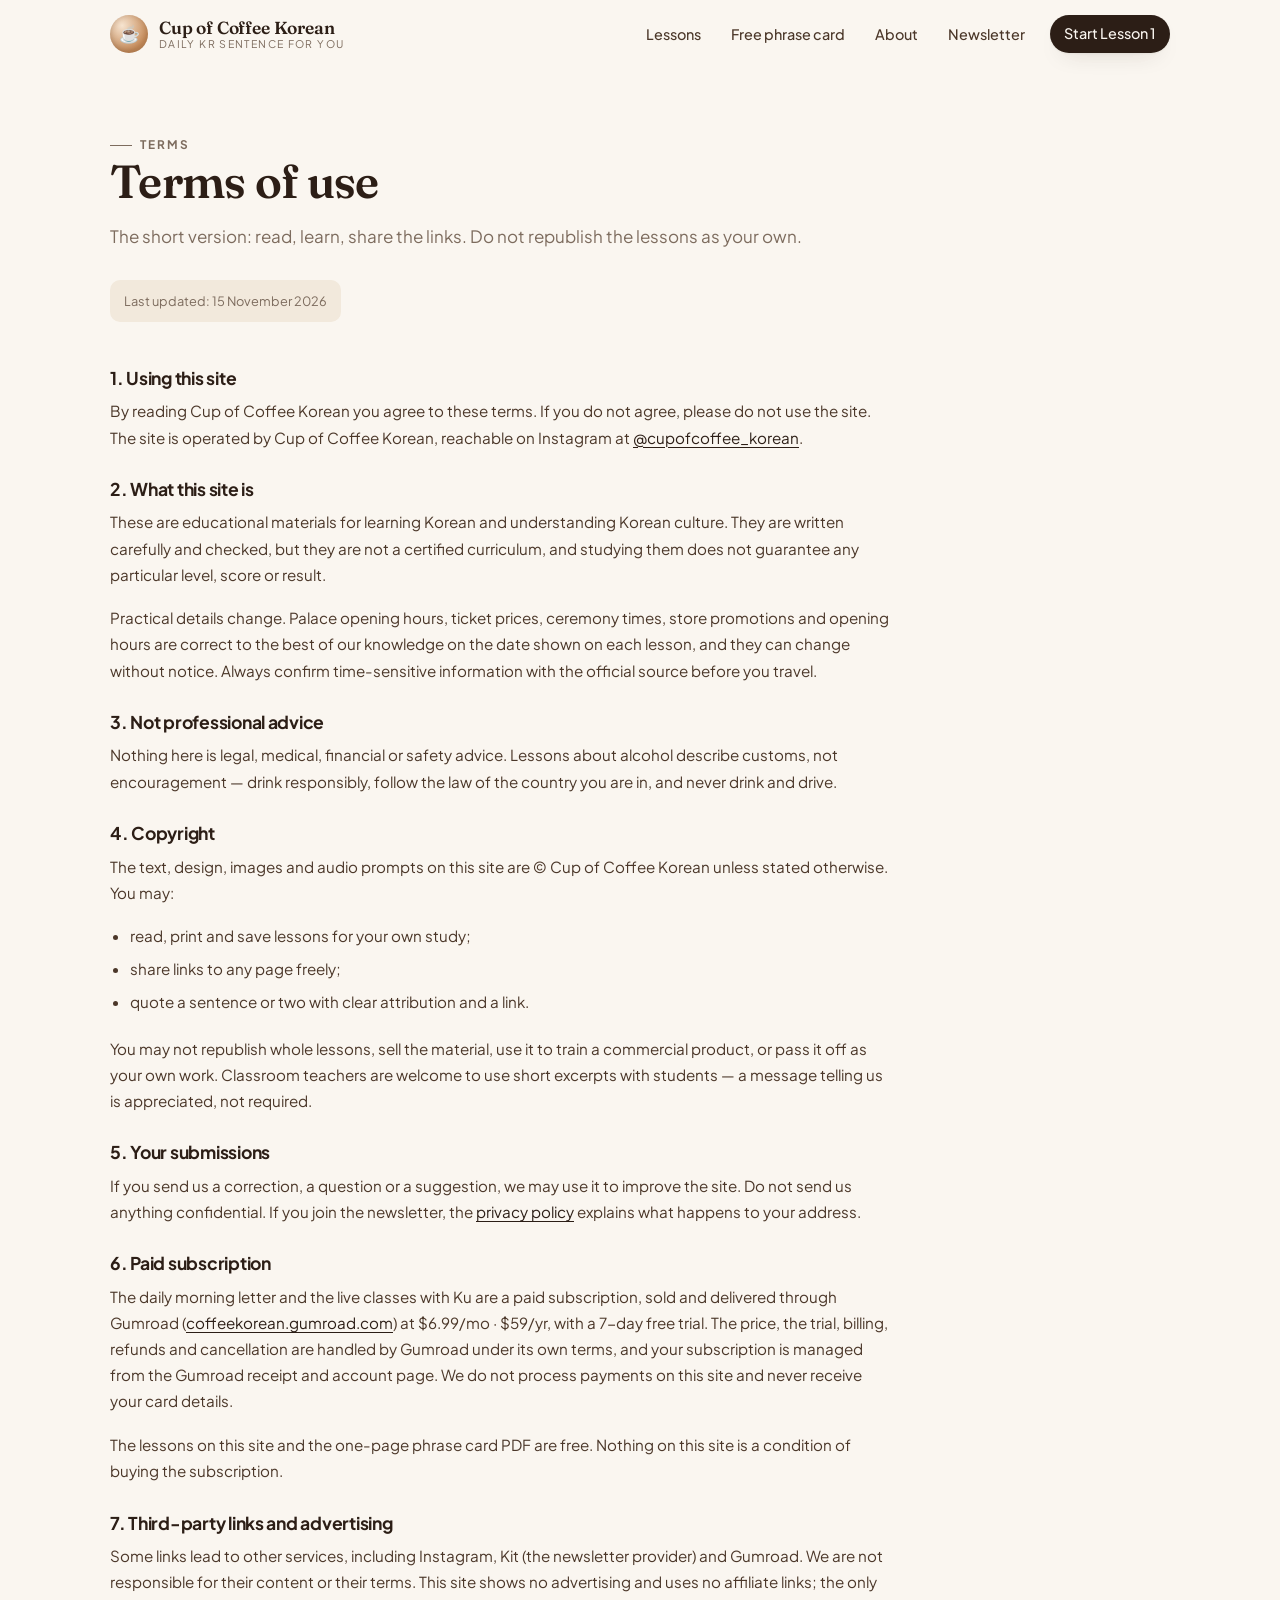
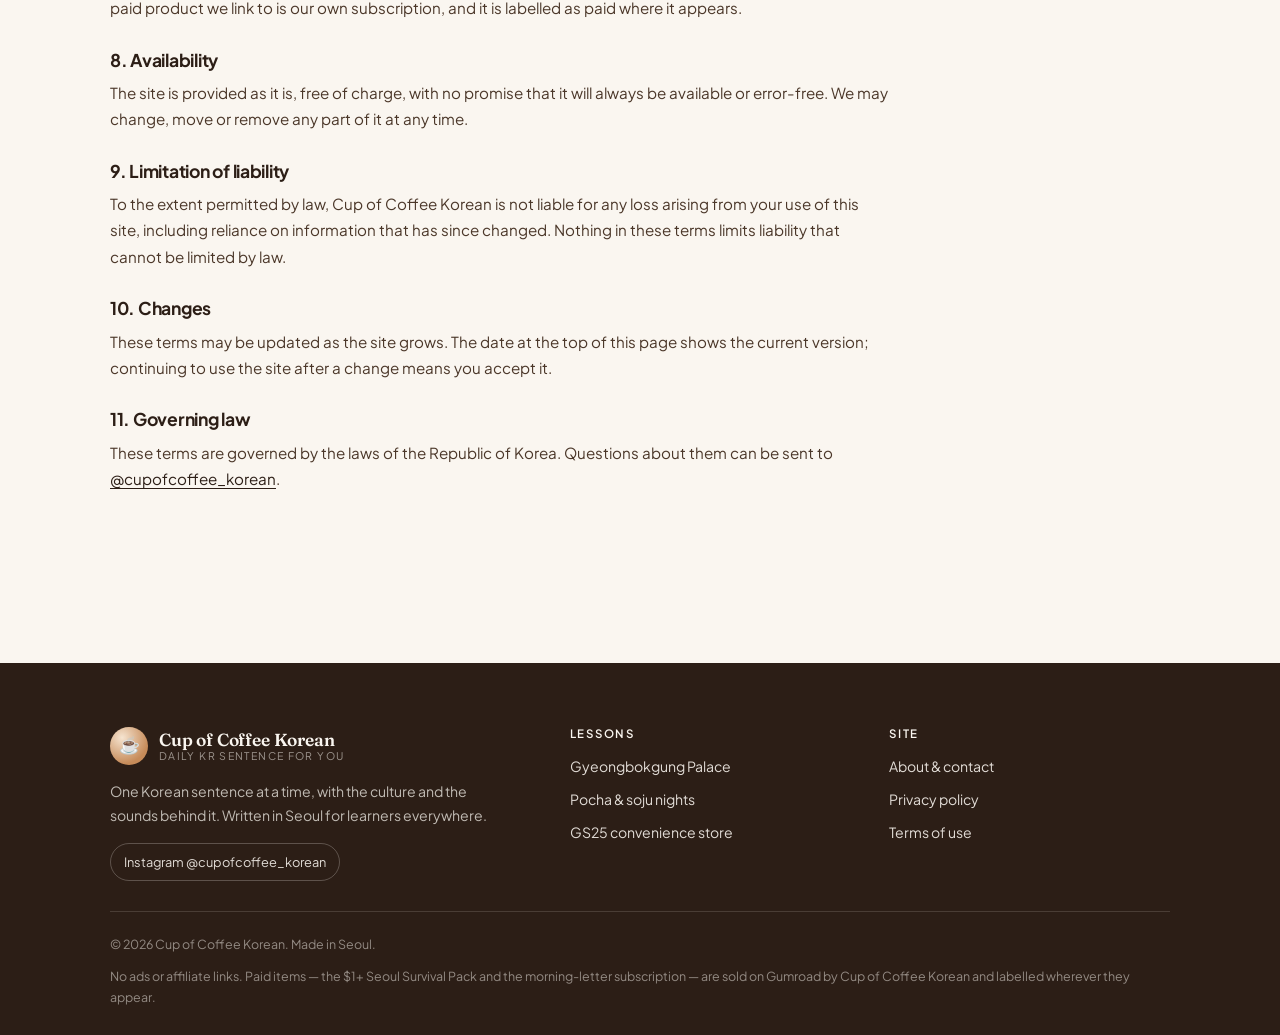
<file: terms.html>
<!DOCTYPE html>
<html lang="en">
<head>
<meta charset="utf-8">
<meta name="viewport" content="width=device-width, initial-scale=1">
<title>Terms of use — Cup of Coffee Korean</title>
<meta name="description" content="The terms for using Cup of Coffee Korean: educational use, copyright, accuracy of practical details, and how the site is run.">
<meta name="theme-color" content="#FAF6F0">
<link rel="canonical" href="https://mountinr-gif.github.io/cupofcoffee-korean/terms.html">
<meta property="og:type" content="website">
<meta property="og:site_name" content="Cup of Coffee Korean">
<meta property="og:title" content="Terms of use — Cup of Coffee Korean">
<meta property="og:description" content="The terms for using Cup of Coffee Korean: educational use, copyright, accuracy of practical details, and how the site is run.">
<meta property="og:url" content="https://mountinr-gif.github.io/cupofcoffee-korean/terms.html">
<meta property="og:image" content="https://mountinr-gif.github.io/cupofcoffee-korean/assets/images/hero-cafe.jpg">
<meta property="og:locale" content="en_US">
<meta name="twitter:card" content="summary_large_image">
<meta name="twitter:title" content="Terms of use — Cup of Coffee Korean">
<meta name="twitter:description" content="The terms for using Cup of Coffee Korean: educational use, copyright, accuracy of practical details, and how the site is run.">
<meta name="twitter:image" content="https://mountinr-gif.github.io/cupofcoffee-korean/assets/images/hero-cafe.jpg">
<link rel="icon" href="data:image/svg+xml,%3Csvg xmlns='http://www.w3.org/2000/svg' viewBox='0 0 100 100'%3E%3Ctext y='0.9em' font-size='88'%3E%E2%98%95%3C/text%3E%3C/svg%3E">
<link rel="preconnect" href="https://fonts.googleapis.com">
<link rel="preconnect" href="https://fonts.gstatic.com" crossorigin>
<link href="https://fonts.googleapis.com/css2?family=Fraunces:ital,opsz,wght@0,9..144,400;0,9..144,600;0,9..144,700;1,9..144,400&family=Plus+Jakarta+Sans:wght@400;500;600;700&family=Noto+Sans+KR:wght@400;500;700&display=swap" rel="stylesheet">
<link rel="stylesheet" href="assets/css/style.css">
<!-- Google AdSense / Journey by Mediavine: paste the site-verification meta tag and the
     auto-ads <script> here after approval. No advertising scripts are loaded at this time. -->
<!-- Google tag (gtag.js) — Google Analytics 4 for this site, Measurement ID G-FCCHYH2XFX.
     The meta tag below is the Search Console ownership check for
     https://mountinr-gif.github.io/cupofcoffee-korean/ — keep both in every page. -->
<meta name="google-site-verification" content="crvBjlU9FMjzBbKX682d6iHjUCDg16vCziahPQywF88" />
<script async src="https://www.googletagmanager.com/gtag/js?id=G-FCCHYH2XFX"></script>
<script>
  window.dataLayer = window.dataLayer || [];
  function gtag(){dataLayer.push(arguments);}
  gtag('js', new Date());
  gtag('config', 'G-FCCHYH2XFX');
</script>

</head><body>
<a class="skip-link" href="#main">Skip to content</a>
<header class="site-header">
  <div class="wrap site-header__inner">
    <a class="brand" href="index.html">
      <span class="brand__mark" aria-hidden="true">☕</span>
      <span class="brand__text">
        <span class="brand__name">Cup of Coffee Korean</span>
        <span class="brand__tag">Daily KR sentence for you</span>
      </span>
    </a>
    <button class="nav-toggle" type="button" aria-expanded="false" aria-controls="site-nav" aria-label="Open menu">
      <span></span><span></span><span></span>
    </button>
    <nav class="nav" id="site-nav" aria-label="Main">
      <a href="index.html#lessons">Lessons</a>
      <a href="index.html#free">Free phrase card</a>
      <a href="about.html">About</a>
      <a href="index.html#newsletter">Newsletter</a>
      <span class="nav__cta"><a class="btn btn--sm" href="posts/gyeongbokgung-palace-korean.html">Start Lesson 1</a></span>
    </nav>
  </div>
</header>
<main id="main"><article class="article">
  <div class="wrap">
    <header class="page-head">
      <p class="eyebrow">Terms</p>
      <h1>Terms of use</h1>
      <p>The short version: read, learn, share the links. Do not republish the lessons as your own.</p>
    </header>
  </div>
  <div class="wrap">
    <div class="legal">
      <p class="updated">Last updated: 15 November 2026</p>

      <h1 style="font-size:1.1rem;font-family:var(--font-body);font-weight:700;margin-top:1.6em">1. Using this site</h1>
      <p>By reading Cup of Coffee Korean you agree to these terms. If you do not agree, please do not use the site. The site is operated by Cup of Coffee Korean, reachable on Instagram at <a href="https://www.instagram.com/cupofcoffee_korean/" target="_blank" rel="noopener">@cupofcoffee_korean</a>.</p>

      <h1 style="font-size:1.1rem;font-family:var(--font-body);font-weight:700;margin-top:1.6em">2. What this site is</h1>
      <p>These are educational materials for learning Korean and understanding Korean culture. They are written carefully and checked, but they are not a certified curriculum, and studying them does not guarantee any particular level, score or result.</p>
      <p>Practical details change. Palace opening hours, ticket prices, ceremony times, store promotions and opening hours are correct to the best of our knowledge on the date shown on each lesson, and they can change without notice. Always confirm time-sensitive information with the official source before you travel.</p>

      <h1 style="font-size:1.1rem;font-family:var(--font-body);font-weight:700;margin-top:1.6em">3. Not professional advice</h1>
      <p>Nothing here is legal, medical, financial or safety advice. Lessons about alcohol describe customs, not encouragement &mdash; drink responsibly, follow the law of the country you are in, and never drink and drive.</p>

      <h1 style="font-size:1.1rem;font-family:var(--font-body);font-weight:700;margin-top:1.6em">4. Copyright</h1>
      <p>The text, design, images and audio prompts on this site are &copy; Cup of Coffee Korean unless stated otherwise. You may:</p>
      <ul>
        <li>read, print and save lessons for your own study;</li>
        <li>share links to any page freely;</li>
        <li>quote a sentence or two with clear attribution and a link.</li>
      </ul>
      <p>You may not republish whole lessons, sell the material, use it to train a commercial product, or pass it off as your own work. Classroom teachers are welcome to use short excerpts with students &mdash; a message telling us is appreciated, not required.</p>

      <h1 style="font-size:1.1rem;font-family:var(--font-body);font-weight:700;margin-top:1.6em">5. Your submissions</h1>
      <p>If you send us a correction, a question or a suggestion, we may use it to improve the site. Do not send us anything confidential. If you join the newsletter, the <a href="privacy.html">privacy policy</a> explains what happens to your address.</p>

      <h1 style="font-size:1.1rem;font-family:var(--font-body);font-weight:700;margin-top:1.6em">6. Paid subscription</h1>
      <p>The daily morning letter and the live classes with Ku are a paid subscription, sold and delivered through Gumroad (<a href="https://coffeekorean.gumroad.com/l/newsletter" target="_blank" rel="noopener">coffeekorean.gumroad.com</a>) at $6.99/mo &middot; $59/yr, with a 7-day free trial. The price, the trial, billing, refunds and cancellation are handled by Gumroad under its own terms, and your subscription is managed from the Gumroad receipt and account page. We do not process payments on this site and never receive your card details.</p>
      <p>The lessons on this site and the one-page phrase card PDF are free. Nothing on this site is a condition of buying the subscription.</p>

      <h1 style="font-size:1.1rem;font-family:var(--font-body);font-weight:700;margin-top:1.6em">7. Third-party links and advertising</h1>
      <p>Some links lead to other services, including Instagram, Kit (the newsletter provider) and Gumroad. We are not responsible for their content or their terms. This site shows no advertising and uses no affiliate links; the only paid product we link to is our own subscription, and it is labelled as paid where it appears.</p>

      <h1 style="font-size:1.1rem;font-family:var(--font-body);font-weight:700;margin-top:1.6em">8. Availability</h1>
      <p>The site is provided as it is, free of charge, with no promise that it will always be available or error-free. We may change, move or remove any part of it at any time.</p>

      <h1 style="font-size:1.1rem;font-family:var(--font-body);font-weight:700;margin-top:1.6em">9. Limitation of liability</h1>
      <p>To the extent permitted by law, Cup of Coffee Korean is not liable for any loss arising from your use of this site, including reliance on information that has since changed. Nothing in these terms limits liability that cannot be limited by law.</p>

      <h1 style="font-size:1.1rem;font-family:var(--font-body);font-weight:700;margin-top:1.6em">10. Changes</h1>
      <p>These terms may be updated as the site grows. The date at the top of this page shows the current version; continuing to use the site after a change means you accept it.</p>

      <h1 style="font-size:1.1rem;font-family:var(--font-body);font-weight:700;margin-top:1.6em">11. Governing law</h1>
      <p>These terms are governed by the laws of the Republic of Korea. Questions about them can be sent to <a href="https://www.instagram.com/cupofcoffee_korean/" target="_blank" rel="noopener">@cupofcoffee_korean</a>.</p>
    </div>
  </div>
</article></main>
<footer class="site-footer">
  <div class="wrap">
    <div class="footer__grid">
      <div class="footer__brand">
        <a class="brand" href="index.html">
          <span class="brand__mark" aria-hidden="true">☕</span>
          <span class="brand__text">
            <span class="brand__name">Cup of Coffee Korean</span>
            <span class="brand__tag">Daily KR sentence for you</span>
          </span>
        </a>
        <p class="footer__about">One Korean sentence at a time, with the culture and the sounds behind it. Written in Seoul for learners everywhere.</p>
        <div class="footer__social">
          <a href="https://www.instagram.com/cupofcoffee_korean/" target="_blank" rel="noopener">Instagram @cupofcoffee_korean</a>
        </div>
      </div>
      <div class="footer__col">
        <h4>Lessons</h4>
        <ul>
          <li><a href="posts/gyeongbokgung-palace-korean.html">Gyeongbokgung Palace</a></li>
          <li><a href="posts/korean-pocha-drinking-culture.html">Pocha &amp; soju nights</a></li>
          <li><a href="posts/gs25-convenience-store-combos.html">GS25 convenience store</a></li>
        </ul>
      </div>
      <div class="footer__col">
        <h4>Site</h4>
        <ul>
          <li><a href="about.html">About &amp; contact</a></li>
          <li><a href="privacy.html">Privacy policy</a></li>
          <li><a href="terms.html">Terms of use</a></li>
        </ul>
      </div>
    </div>
    <div class="footer__bottom">
      <span>&copy; <span data-year>2026</span> Cup of Coffee Korean. Made in Seoul.</span>
      <span>No ads or affiliate links. Paid items &mdash; the $1+ Seoul Survival Pack and the morning-letter subscription &mdash; are sold on Gumroad by Cup of Coffee Korean and labelled wherever they appear.</span>
    </div>
  </div>
</footer>
<script src="assets/js/main.js" defer></script>
</body>
</html>
</file>
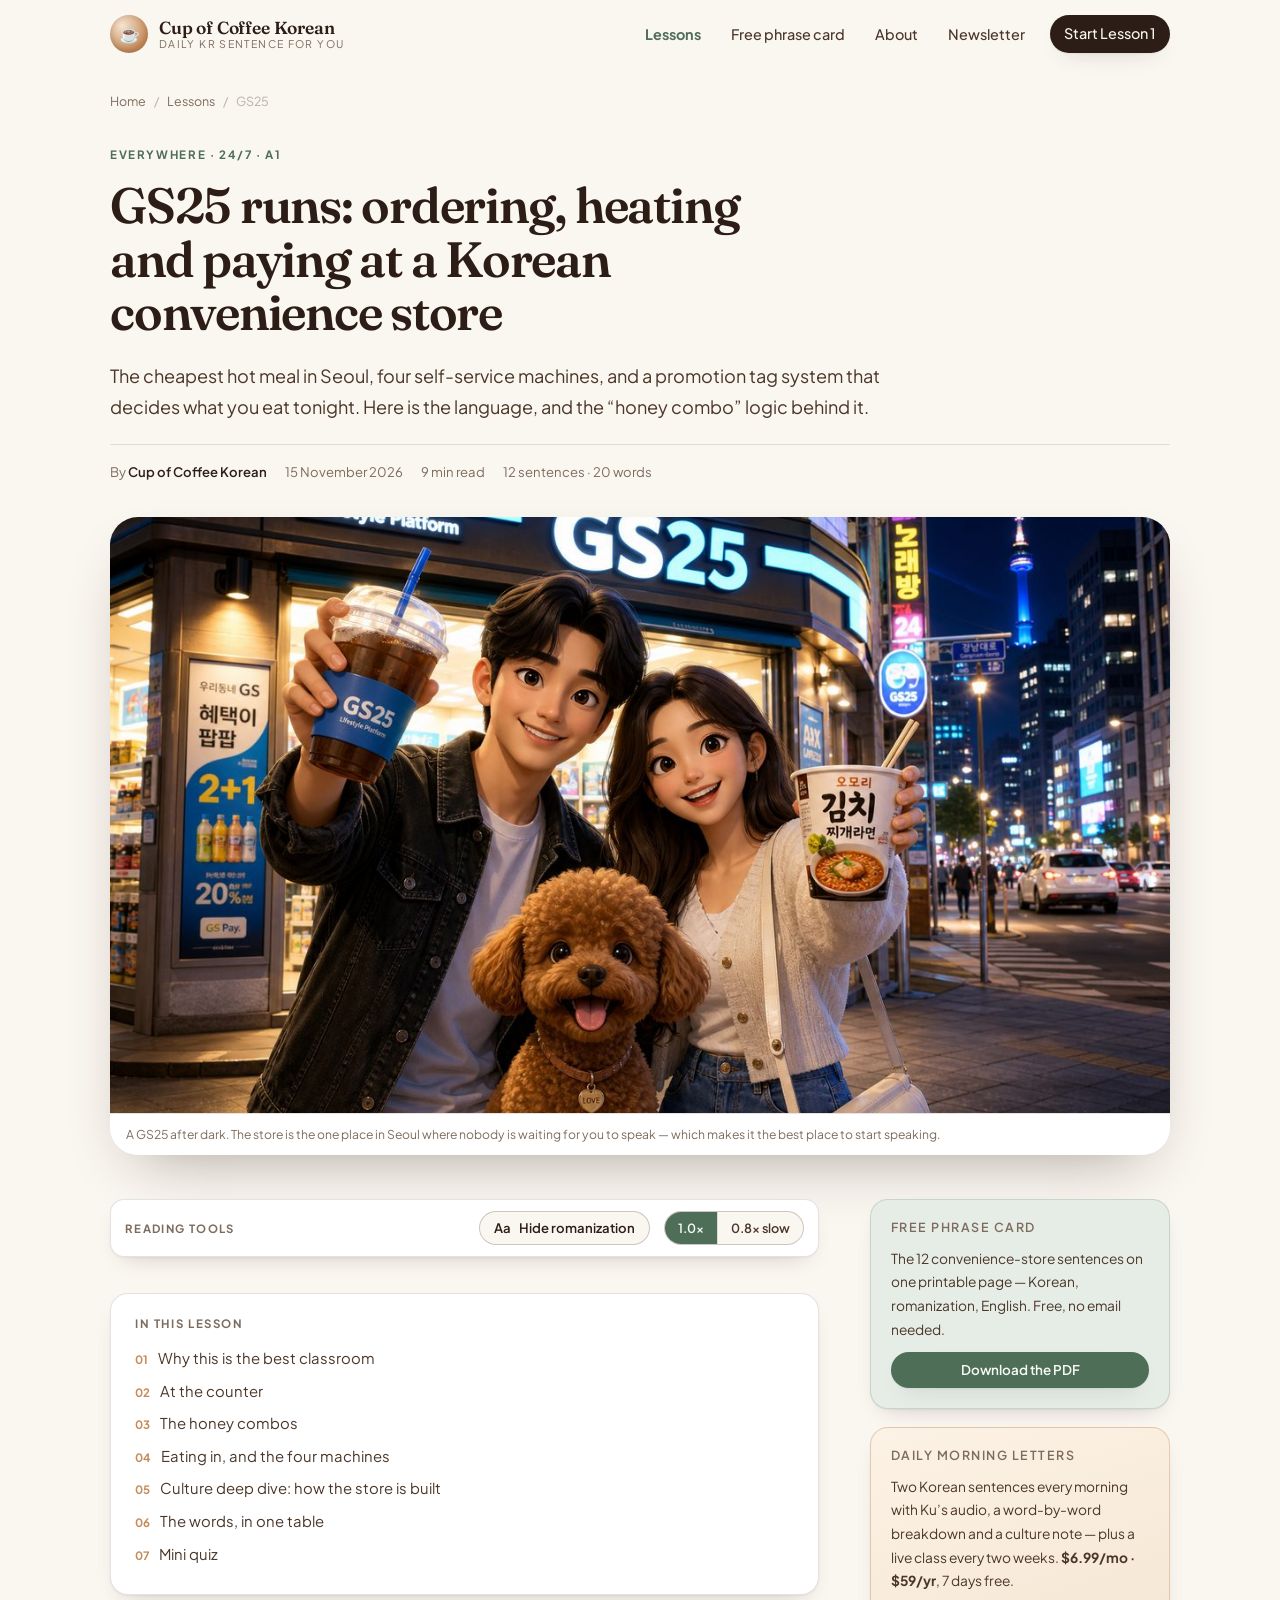
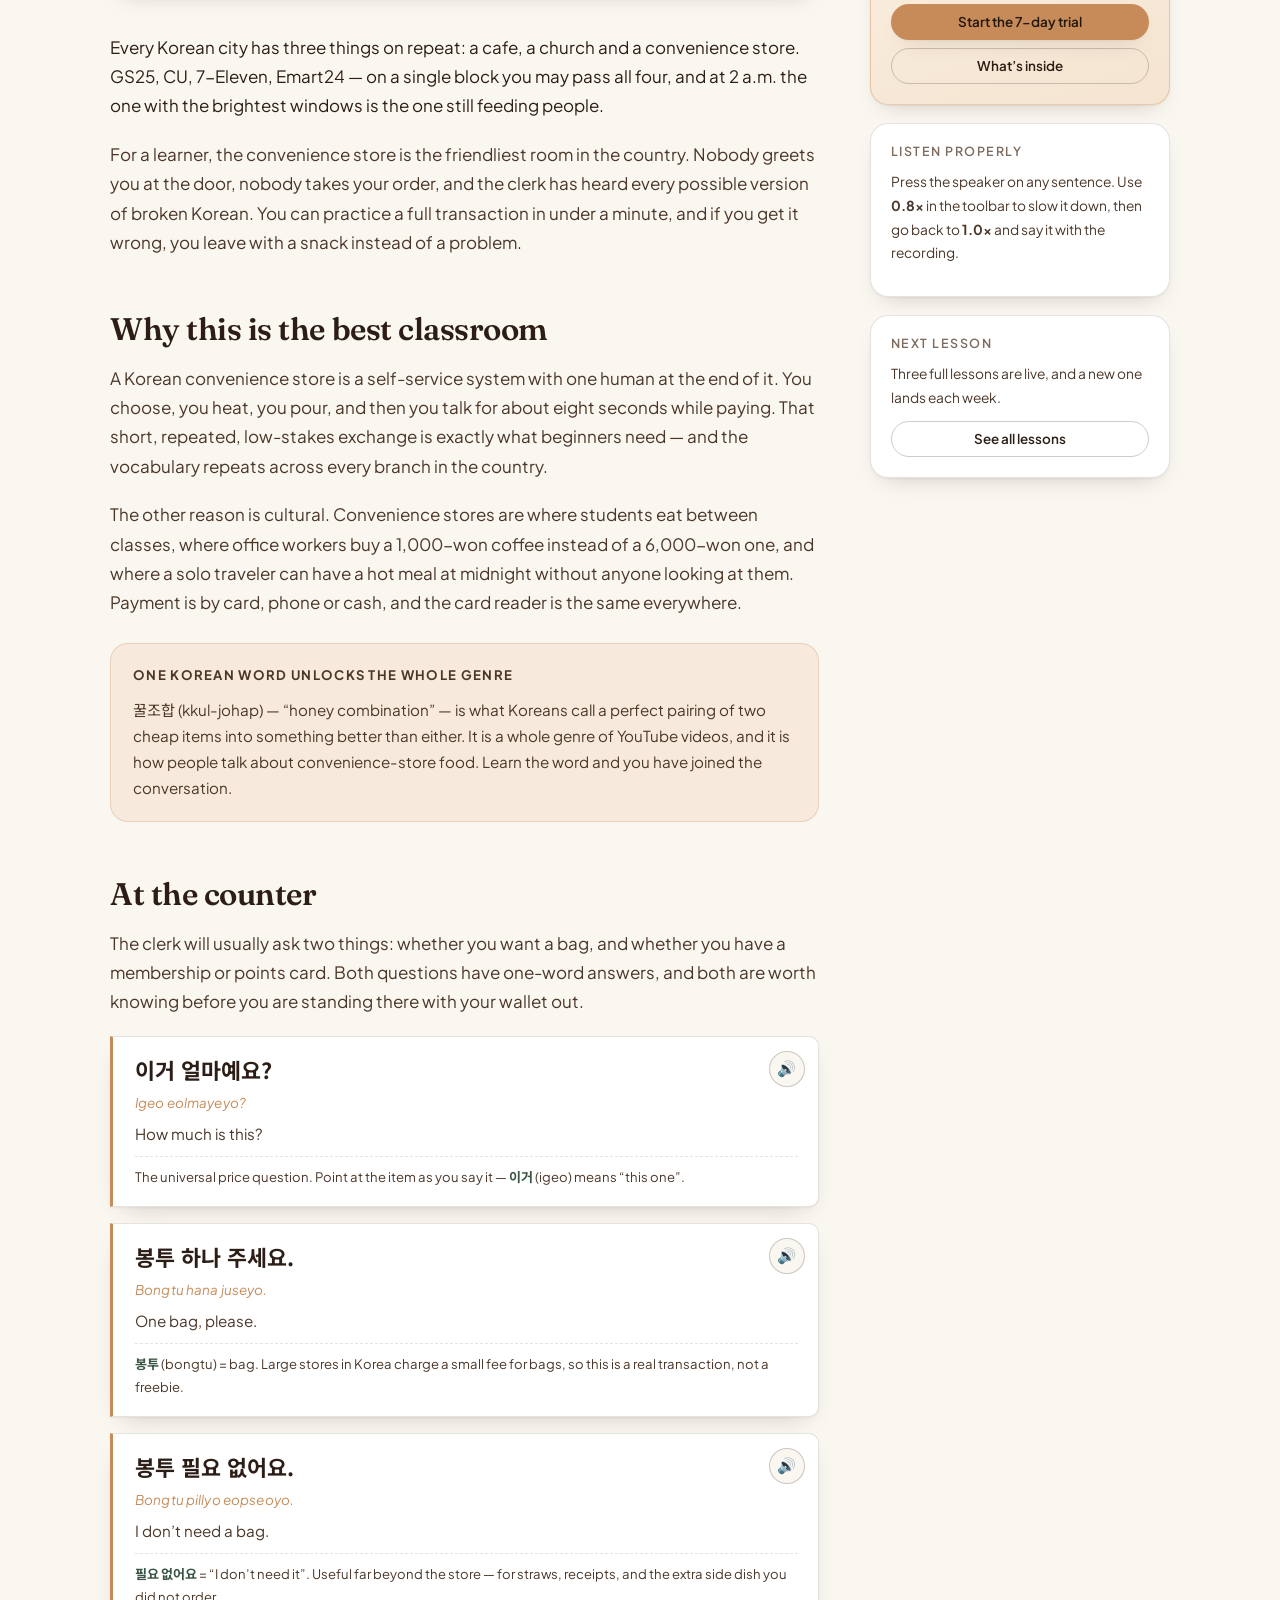
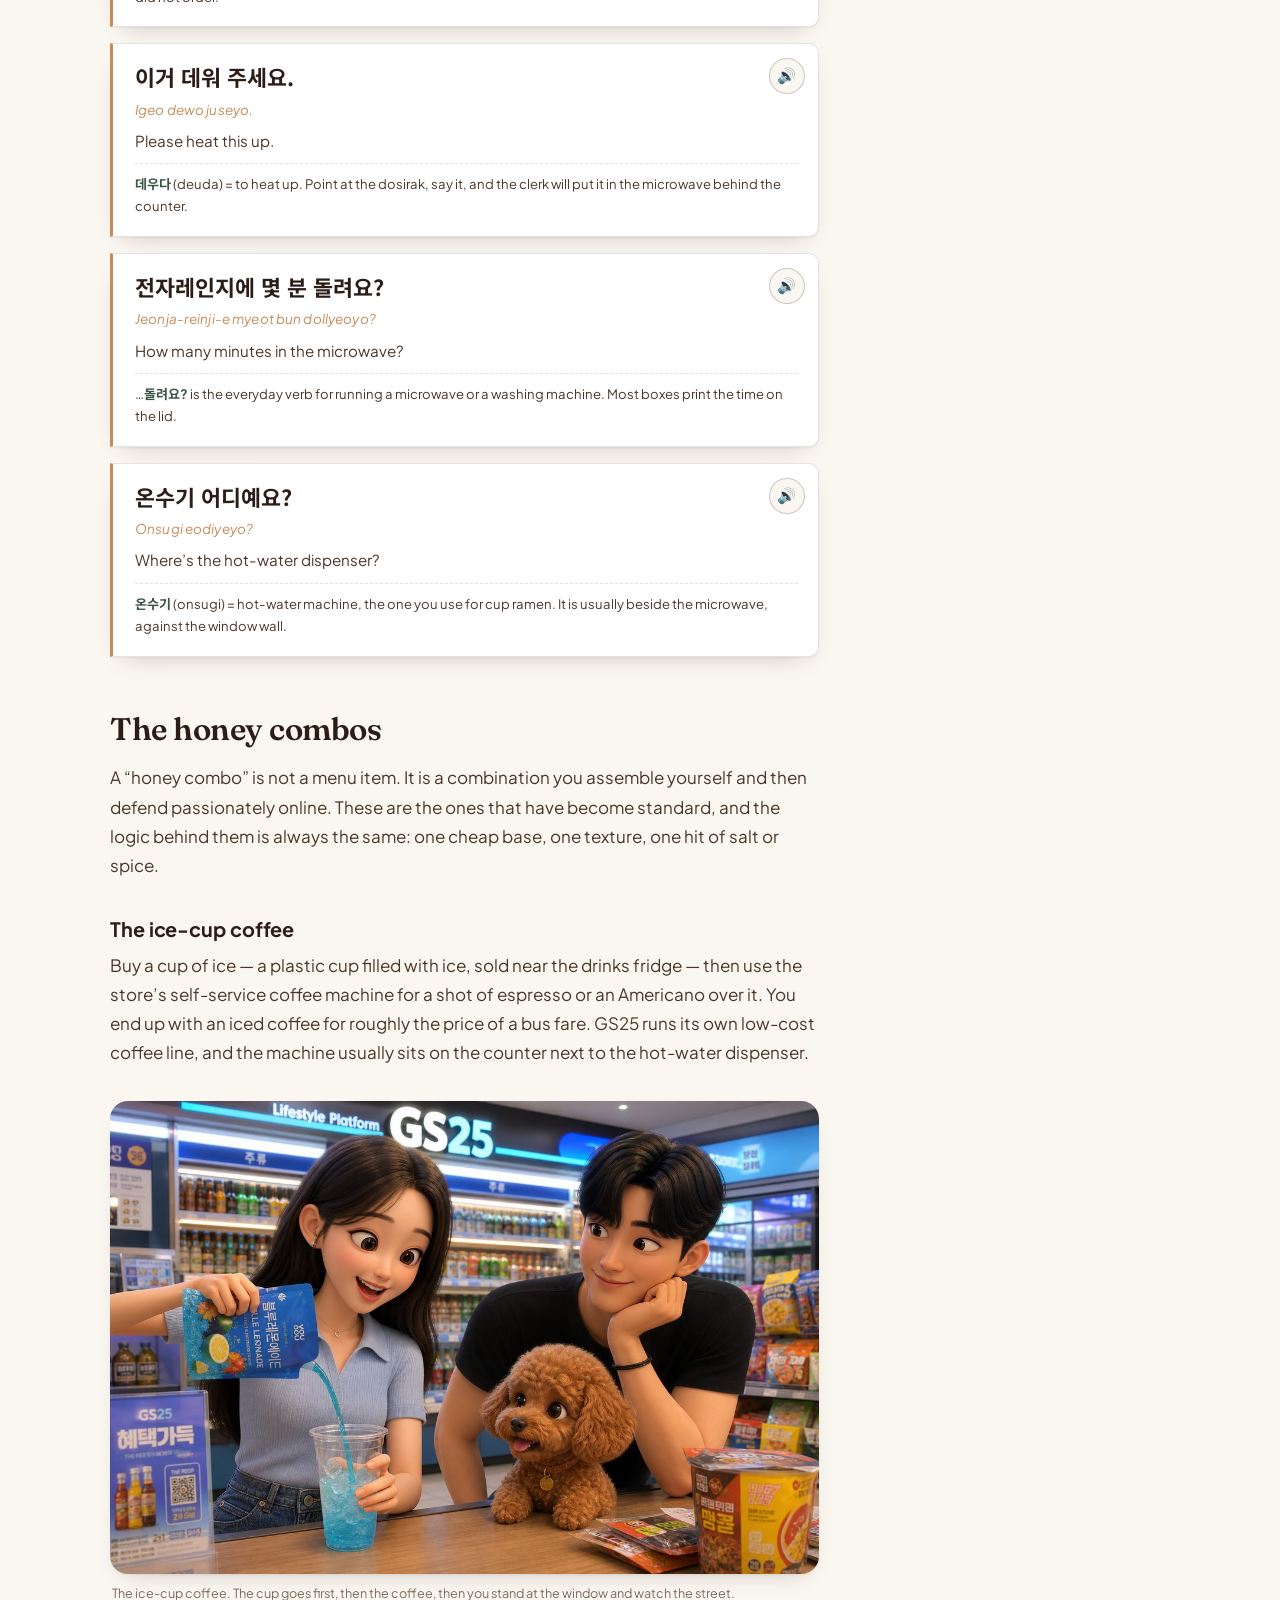
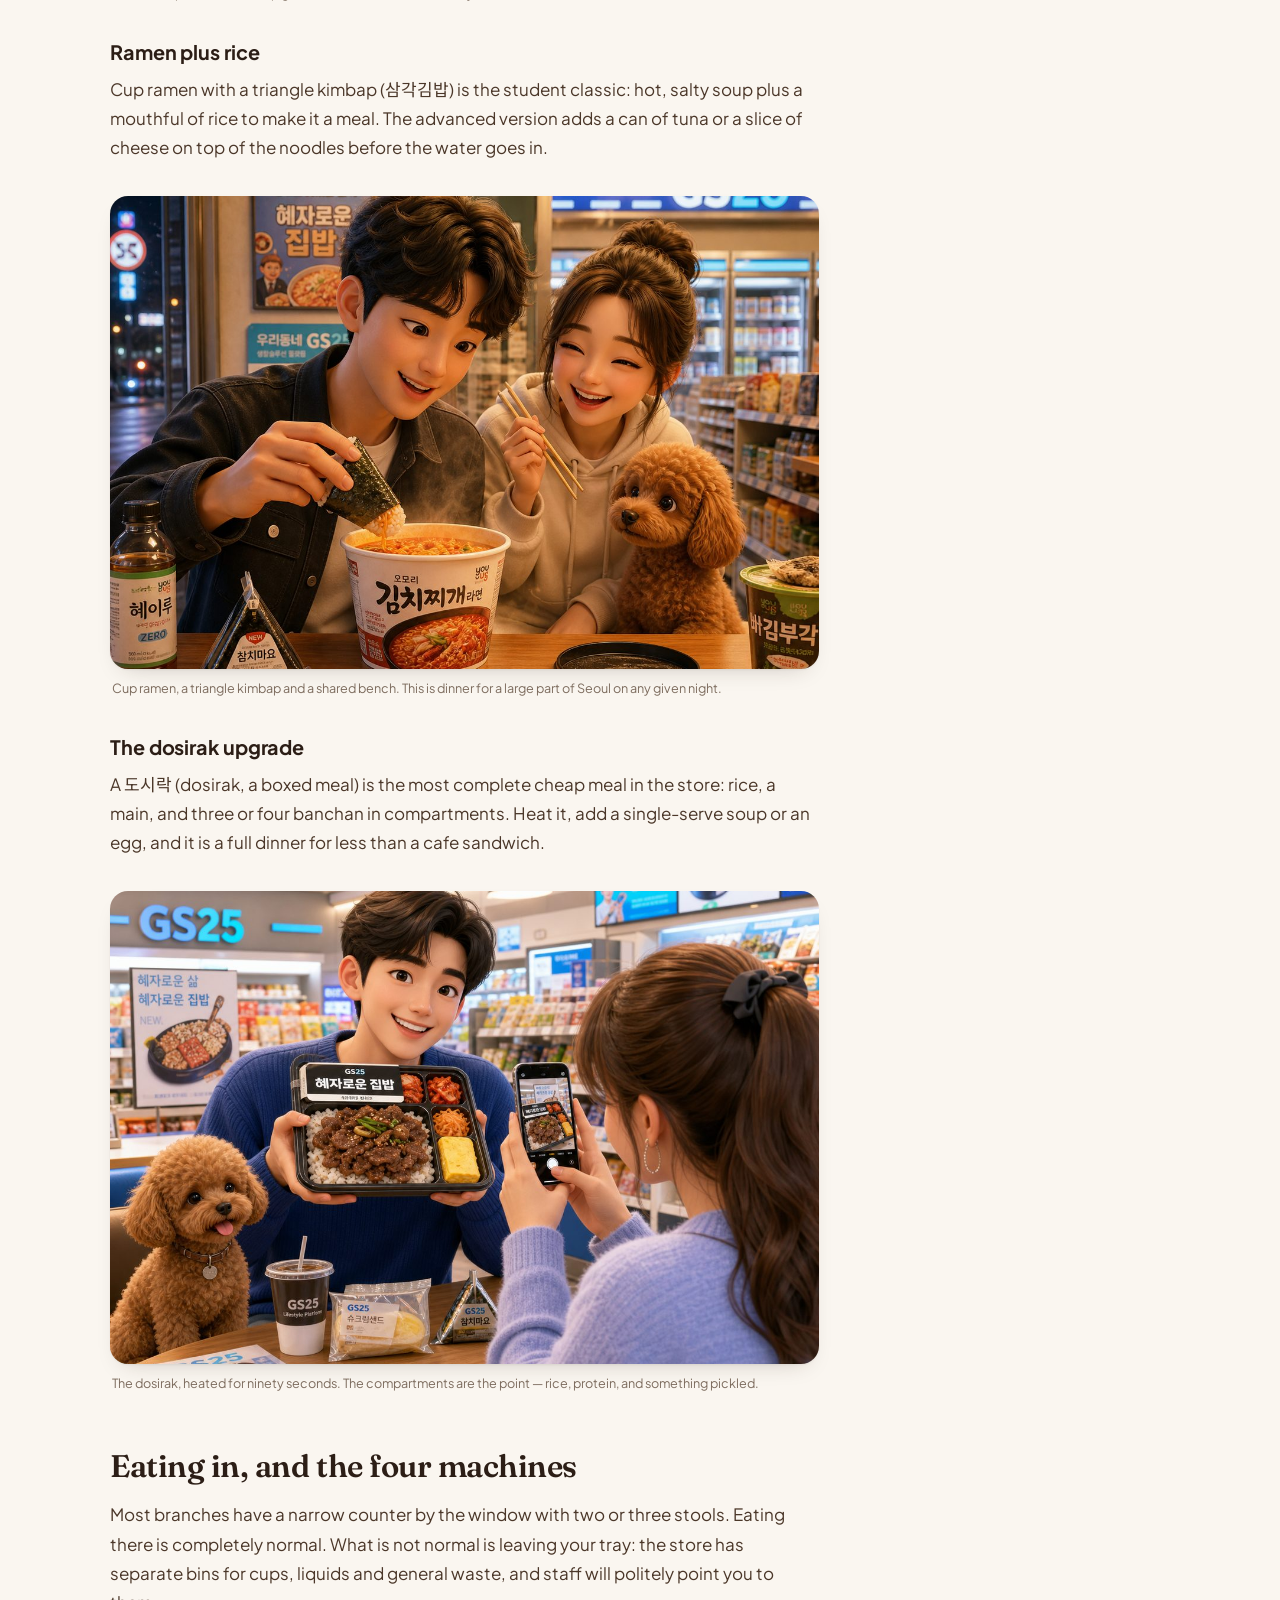
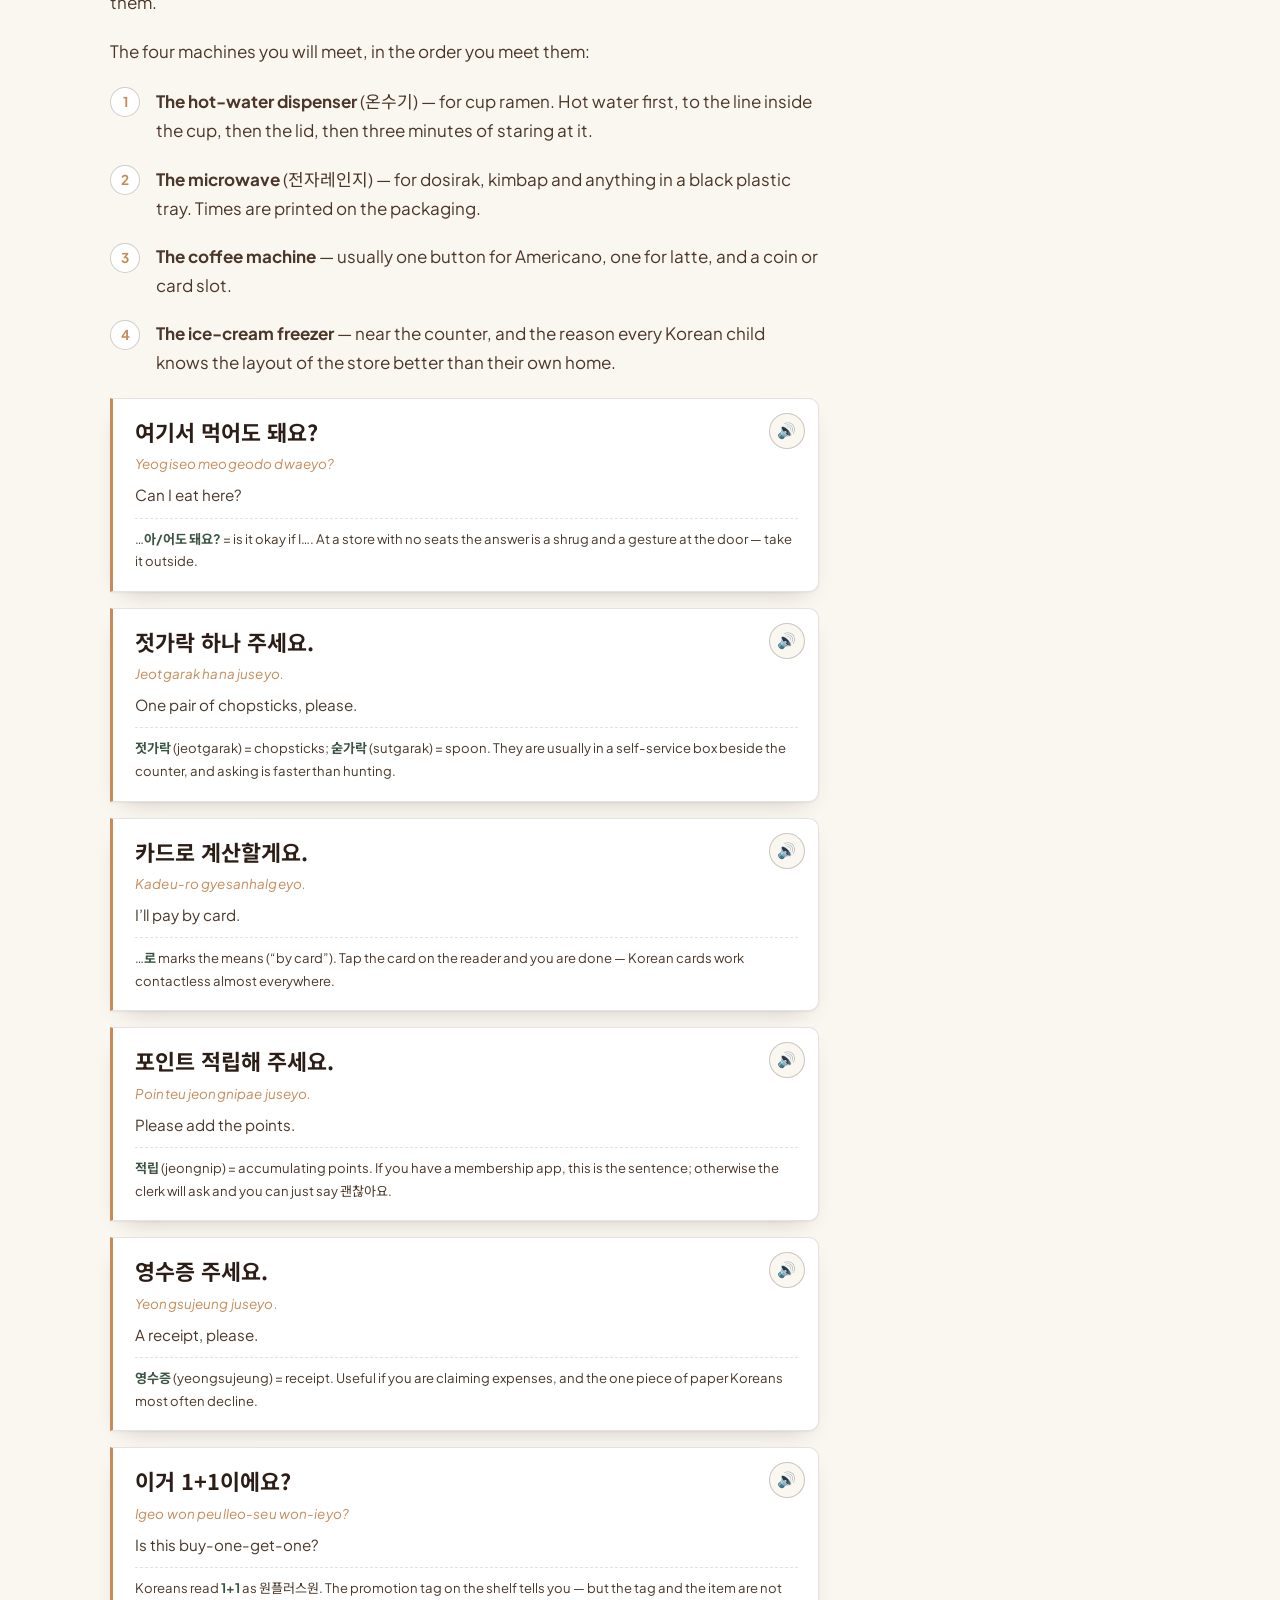
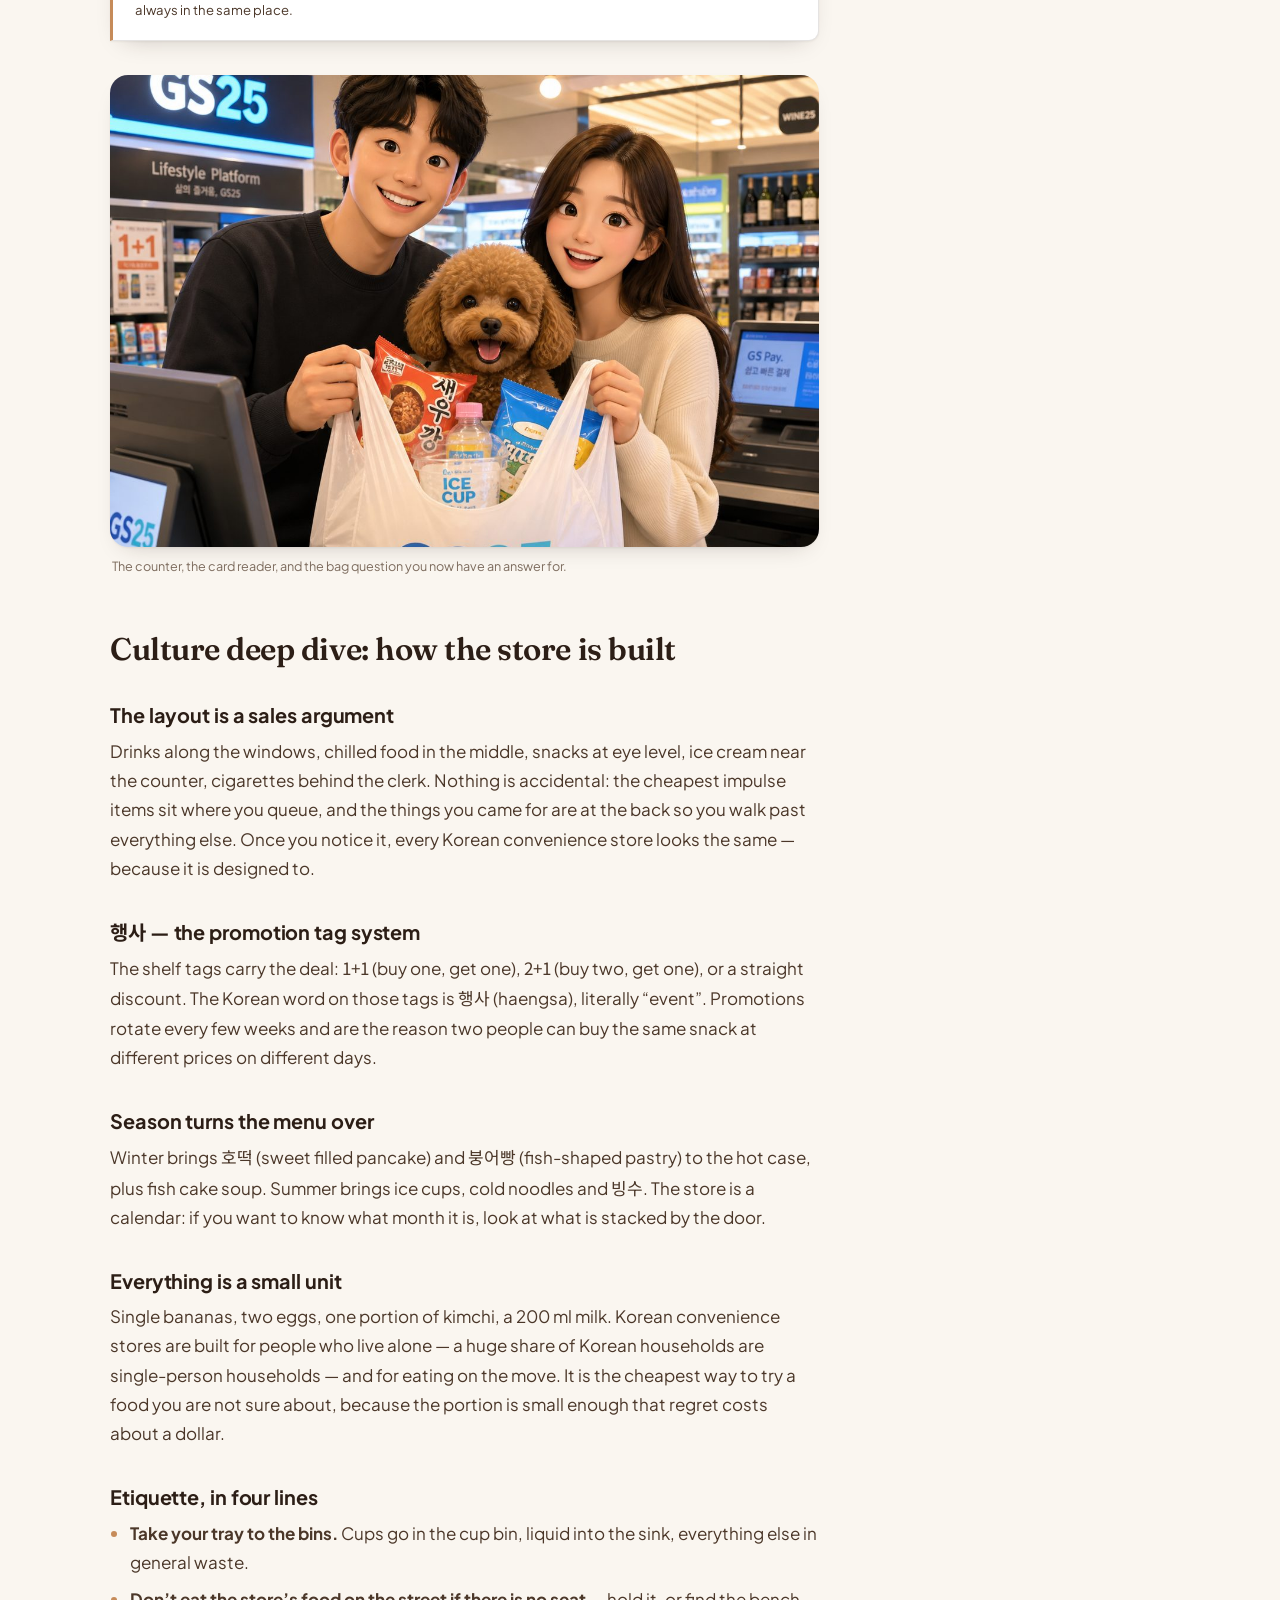
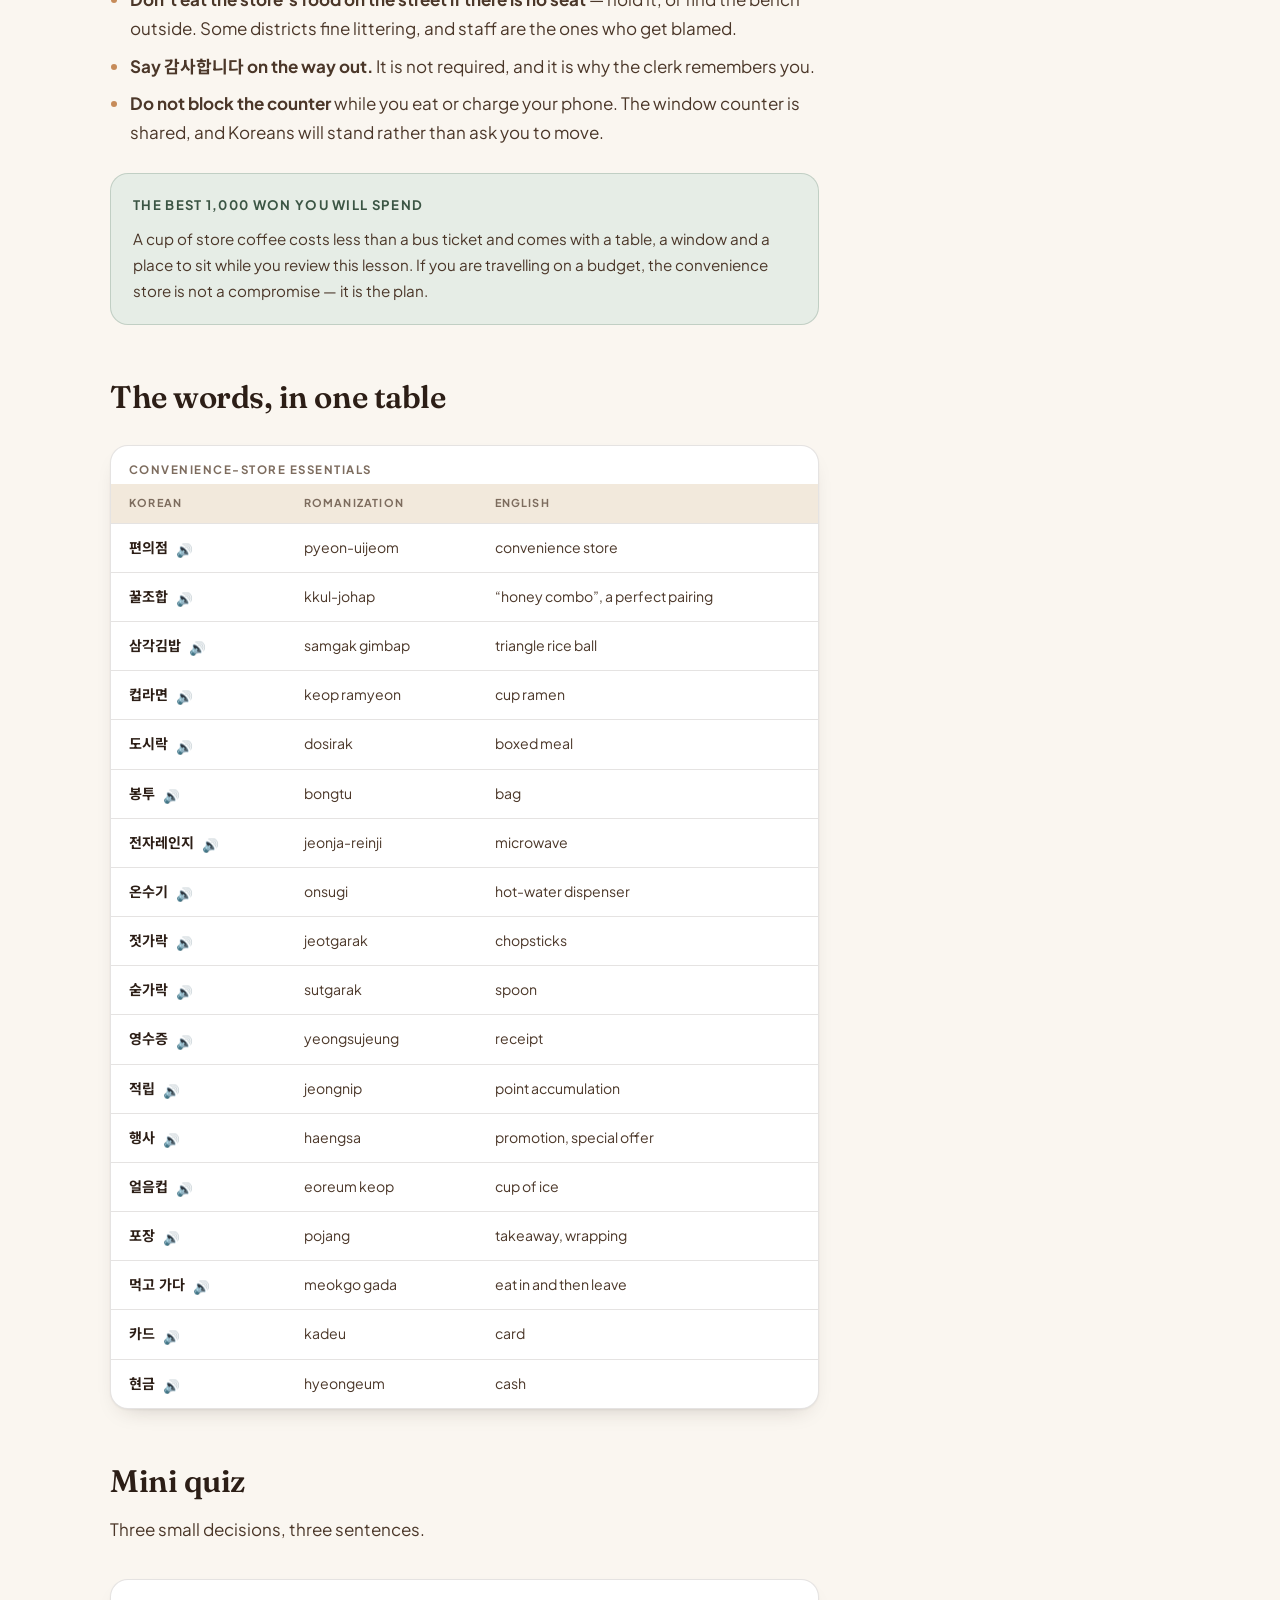
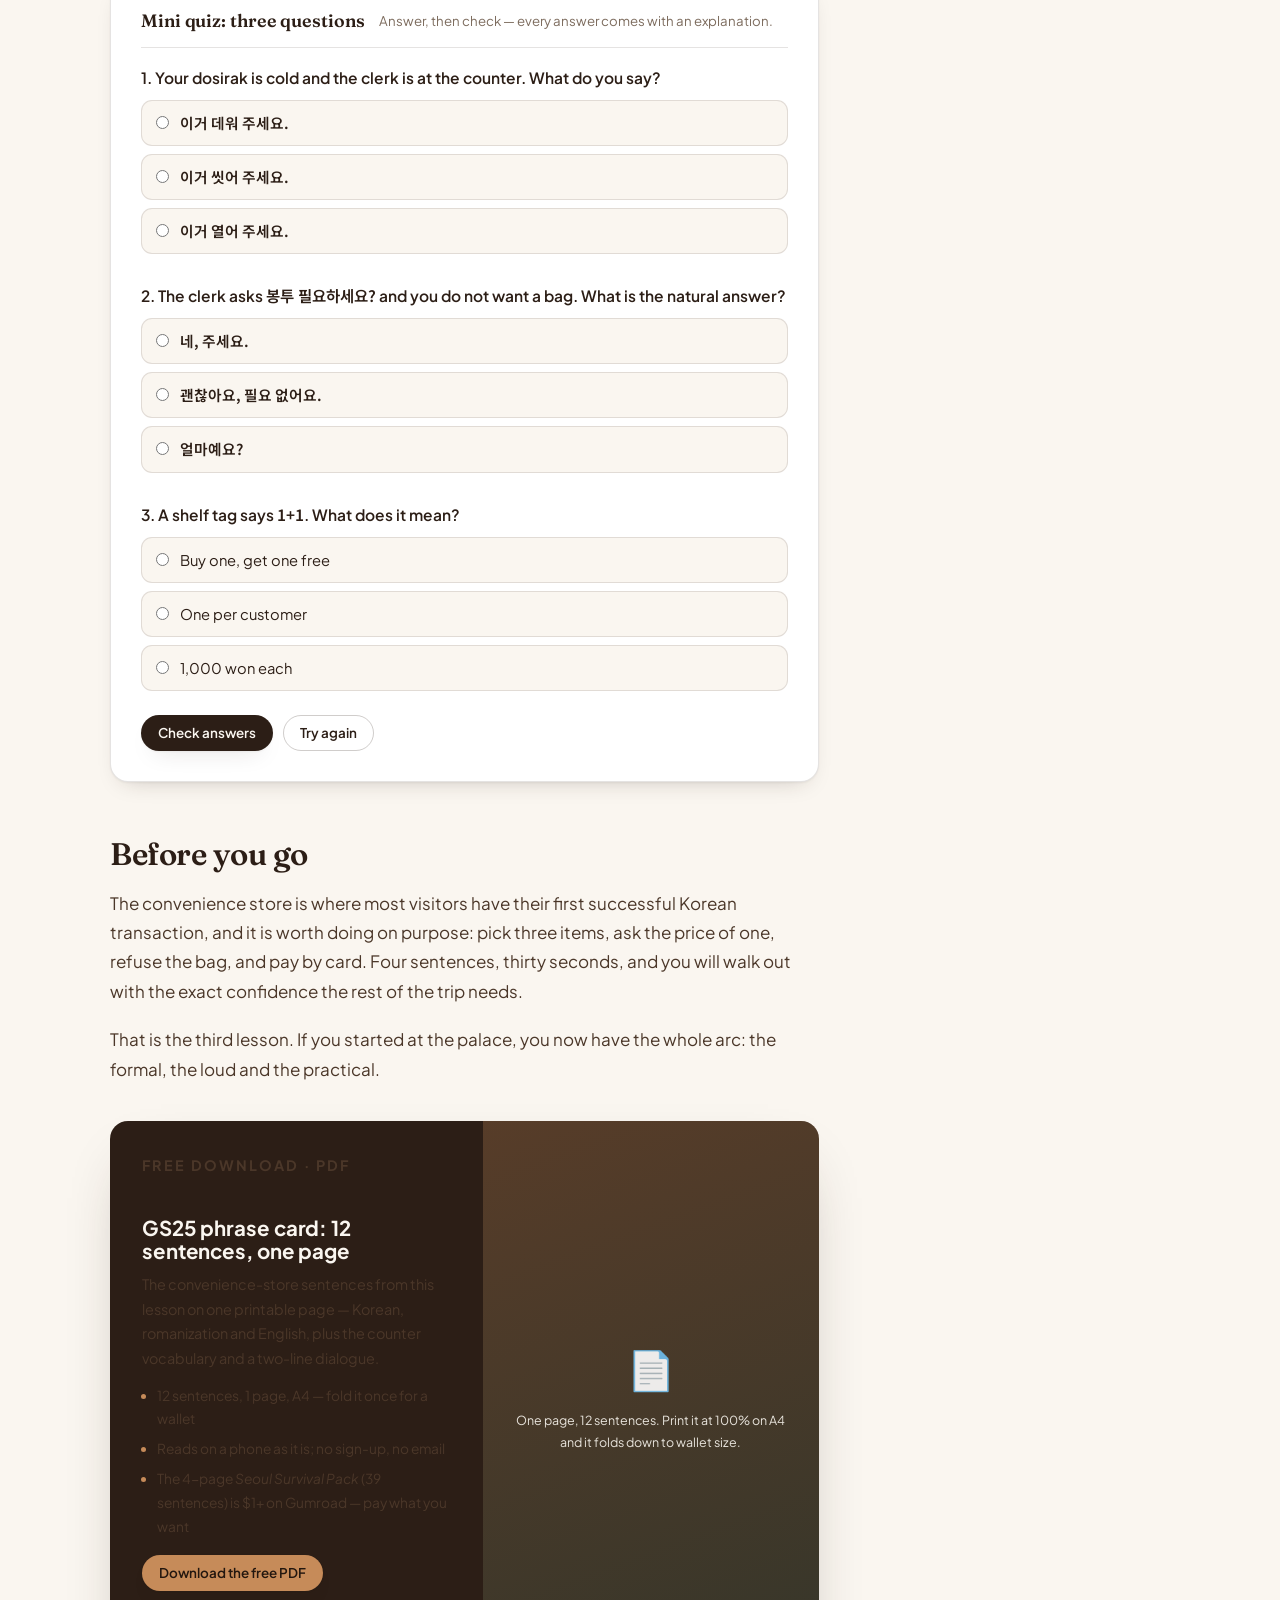
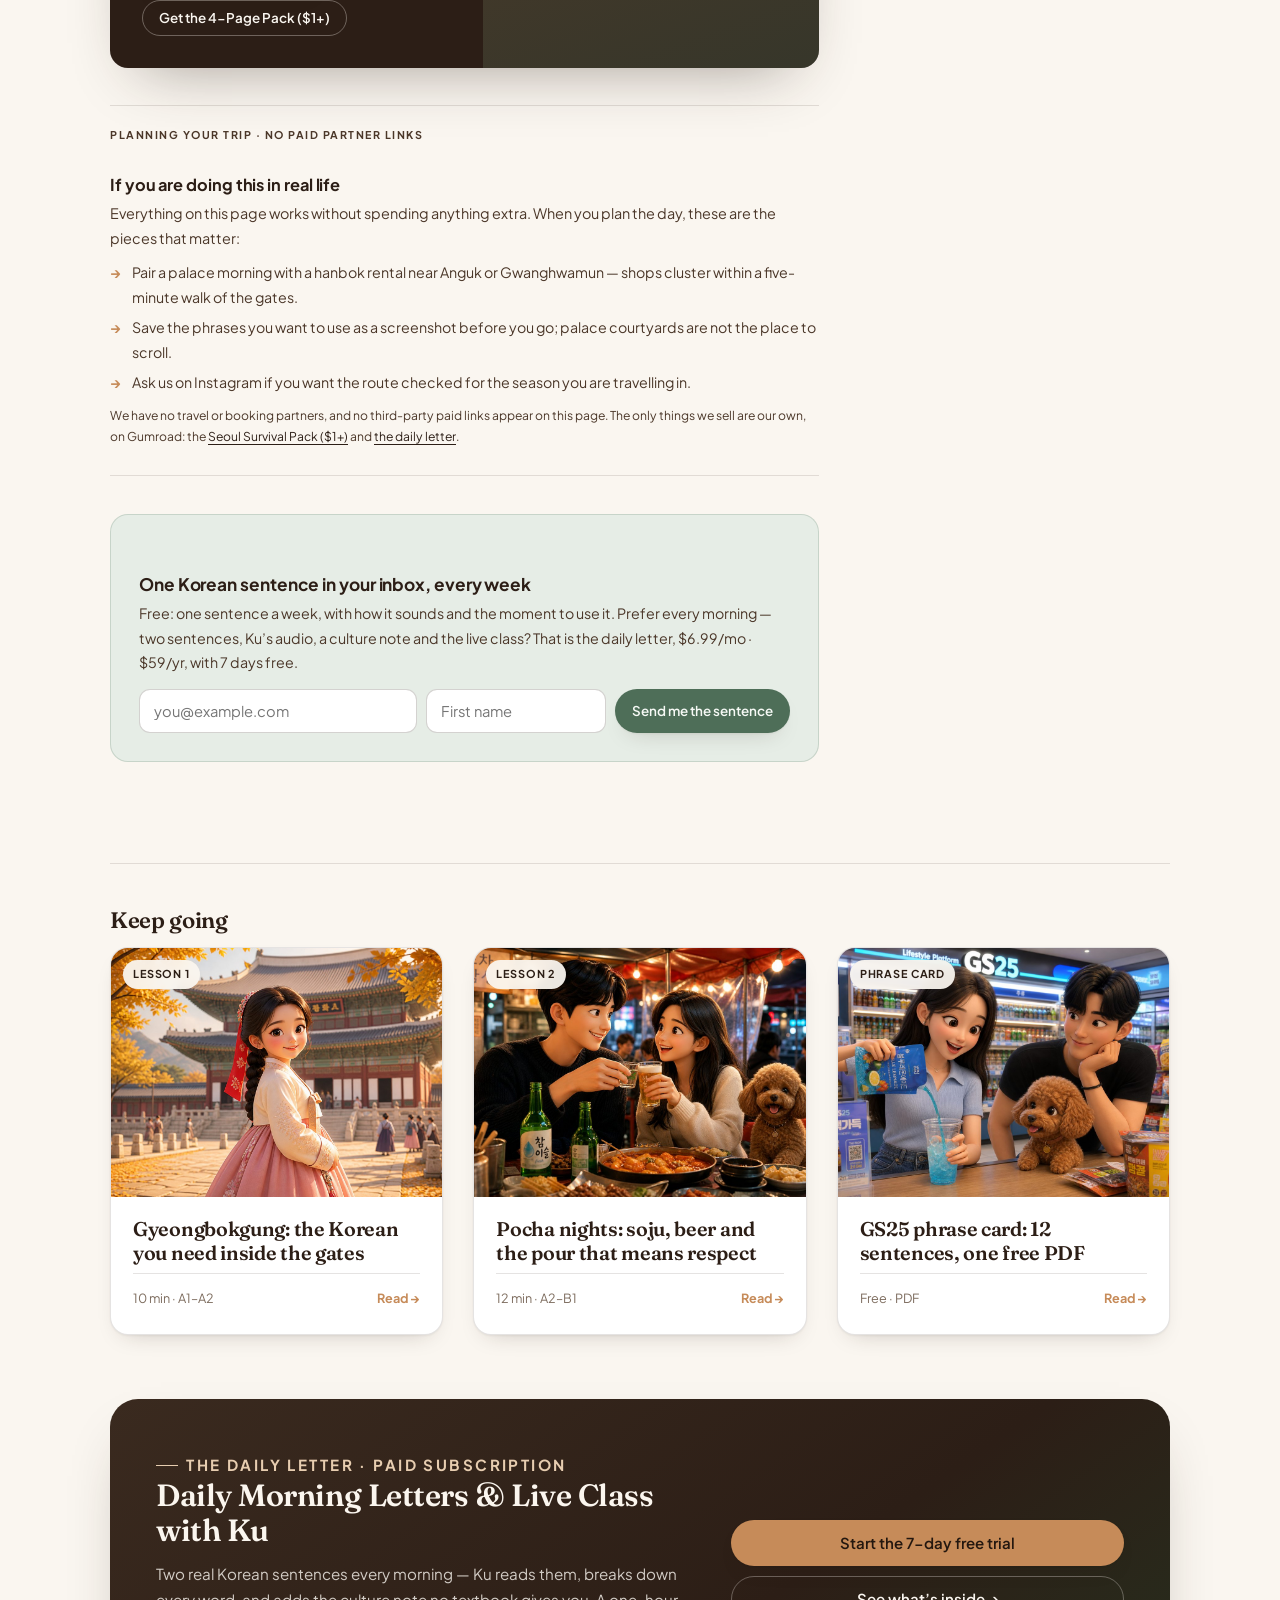
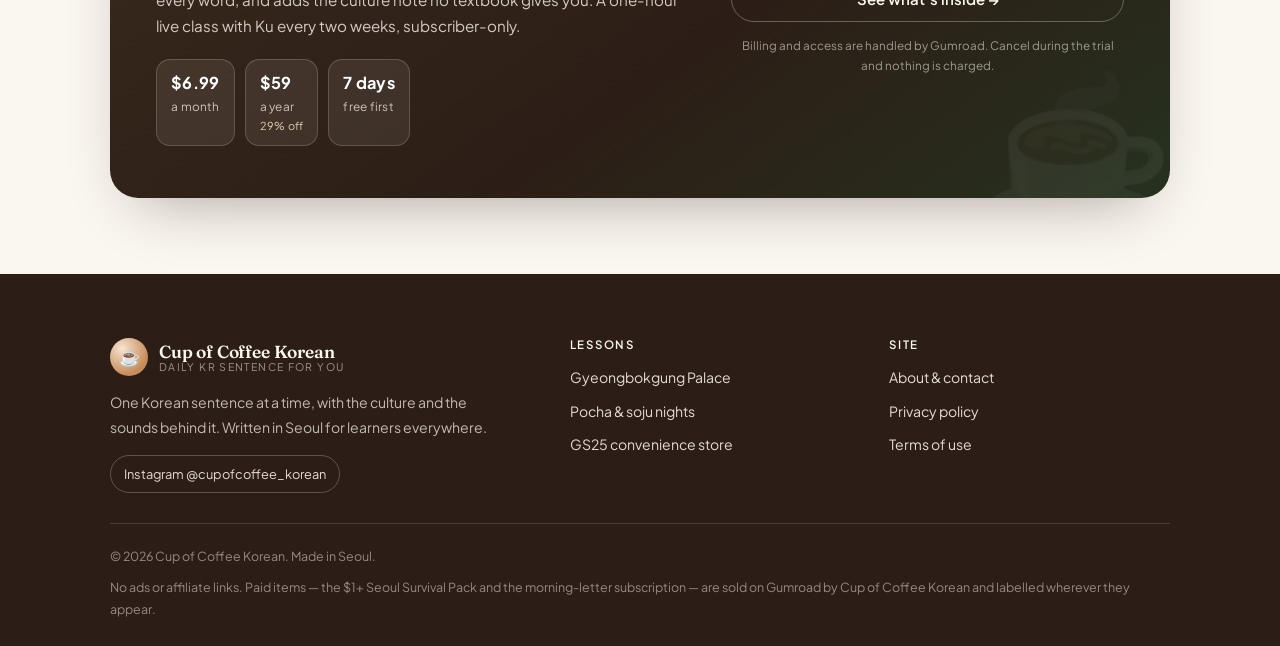
<file: posts/gs25-convenience-store-combos.html>
<!DOCTYPE html>
<html lang="en">
<head>
<meta charset="utf-8">
<meta name="viewport" content="width=device-width, initial-scale=1">
<title>GS25 combos: 12 Korean sentences for a Korean convenience store</title>
<meta name="description" content="Ask for a bag, get a dosirak heated, find the hot-water dispenser and pay by card. 12 Korean sentences for a Korean convenience store, with pronunciation, honey-combo culture and a mini quiz.">
<meta name="theme-color" content="#FAF6F0">
<link rel="canonical" href="https://mountinr-gif.github.io/cupofcoffee-korean/posts/gs25-convenience-store-combos.html">
<meta property="og:type" content="article">
<meta property="og:site_name" content="Cup of Coffee Korean">
<meta property="og:title" content="GS25 combos: 12 Korean sentences for a Korean convenience store">
<meta property="og:description" content="Ask for a bag, get a dosirak heated, find the hot-water dispenser and pay by card. 12 Korean sentences for a Korean convenience store, with pronunciation, honey-combo culture and a mini quiz.">
<meta property="og:url" content="https://mountinr-gif.github.io/cupofcoffee-korean/posts/gs25-convenience-store-combos.html">
<meta property="og:image" content="https://mountinr-gif.github.io/cupofcoffee-korean/assets/images/gs25-cover.jpg">
<meta property="og:locale" content="en_US">
<meta name="twitter:card" content="summary_large_image">
<meta name="twitter:title" content="GS25 combos: 12 Korean sentences for a Korean convenience store">
<meta name="twitter:description" content="Ask for a bag, get a dosirak heated, find the hot-water dispenser and pay by card. 12 Korean sentences for a Korean convenience store, with pronunciation, honey-combo culture and a mini quiz.">
<meta name="twitter:image" content="https://mountinr-gif.github.io/cupofcoffee-korean/assets/images/gs25-cover.jpg">
<link rel="icon" href="data:image/svg+xml,%3Csvg xmlns='http://www.w3.org/2000/svg' viewBox='0 0 100 100'%3E%3Ctext y='0.9em' font-size='88'%3E%E2%98%95%3C/text%3E%3C/svg%3E">
<link rel="preconnect" href="https://fonts.googleapis.com">
<link rel="preconnect" href="https://fonts.gstatic.com" crossorigin>
<link href="https://fonts.googleapis.com/css2?family=Fraunces:ital,opsz,wght@0,9..144,400;0,9..144,600;0,9..144,700;1,9..144,400&family=Plus+Jakarta+Sans:wght@400;500;600;700&family=Noto+Sans+KR:wght@400;500;700&display=swap" rel="stylesheet">
<link rel="stylesheet" href="../assets/css/style.css">
<!-- Google AdSense / Journey by Mediavine: paste the site-verification meta tag and the
     auto-ads <script> here after approval. No advertising scripts are loaded at this time. -->
<!-- Google tag (gtag.js) — Google Analytics 4 for this site, Measurement ID G-FCCHYH2XFX.
     The meta tag below is the Search Console ownership check for
     https://mountinr-gif.github.io/cupofcoffee-korean/ — keep both in every page. -->
<meta name="google-site-verification" content="crvBjlU9FMjzBbKX682d6iHjUCDg16vCziahPQywF88" />
<script async src="https://www.googletagmanager.com/gtag/js?id=G-FCCHYH2XFX"></script>
<script>
  window.dataLayer = window.dataLayer || [];
  function gtag(){dataLayer.push(arguments);}
  gtag('js', new Date());
  gtag('config', 'G-FCCHYH2XFX');
</script>
<script type="application/ld+json">
{
  "@context": "https://schema.org",
  "@graph": [
    {
      "@type": "Article",
      "headline": "GS25 runs: ordering, heating and paying at a Korean convenience store",
      "description": "The counter phrases, the microwave question and the honey-combo culture of a Korean convenience store — 12 Korean sentences with pronunciation, culture notes and a mini quiz.",
      "image": ["https://mountinr-gif.github.io/cupofcoffee-korean/assets/images/gs25-cover.jpg"],
      "datePublished": "2026-11-15",
      "dateModified": "2026-11-15",
      "inLanguage": "en",
      "author": {"@type": "Organization", "name": "Cup of Coffee Korean"},
      "publisher": {"@type": "Organization", "name": "Cup of Coffee Korean"},
      "mainEntityOfPage": {"@type": "WebPage", "@id": "https://mountinr-gif.github.io/cupofcoffee-korean/posts/gs25-convenience-store-combos.html"}
    },
    {
      "@type": "BreadcrumbList",
      "itemListElement": [
        {"@type": "ListItem", "position": 1, "name": "Home", "item": "https://mountinr-gif.github.io/cupofcoffee-korean/"},
        {"@type": "ListItem", "position": 2, "name": "Lessons", "item": "https://mountinr-gif.github.io/cupofcoffee-korean/index.html#lessons"},
        {"@type": "ListItem", "position": 3, "name": "GS25 convenience store", "item": "https://mountinr-gif.github.io/cupofcoffee-korean/posts/gs25-convenience-store-combos.html"}
      ]
    }
  ]
}
</script>
</head><body>
<a class="skip-link" href="#main">Skip to content</a>
<header class="site-header">
  <div class="wrap site-header__inner">
    <a class="brand" href="../index.html">
      <span class="brand__mark" aria-hidden="true">☕</span>
      <span class="brand__text">
        <span class="brand__name">Cup of Coffee Korean</span>
        <span class="brand__tag">Daily KR sentence for you</span>
      </span>
    </a>
    <button class="nav-toggle" type="button" aria-expanded="false" aria-controls="site-nav" aria-label="Open menu">
      <span></span><span></span><span></span>
    </button>
    <nav class="nav" id="site-nav" aria-label="Main">
      <a href="../index.html#lessons" aria-current="page">Lessons</a>
      <a href="../index.html#free">Free phrase card</a>
      <a href="../about.html">About</a>
      <a href="../index.html#newsletter">Newsletter</a>
      <span class="nav__cta"><a class="btn btn--sm" href="../posts/gyeongbokgung-palace-korean.html">Start Lesson 1</a></span>
    </nav>
  </div>
</header>
<main id="main"><article class="article">
  <div class="wrap">
    <nav class="breadcrumb" aria-label="Breadcrumb">
      <a href="../index.html">Home</a> <span>/</span>
      <a href="../index.html#lessons">Lessons</a> <span>/</span>
      <span aria-current="page">GS25</span>
    </nav>
    <header class="article-head">
      <p class="article-head__cat">Everywhere &middot; 24/7 &middot; A1</p>
      <h1>GS25 runs: ordering, heating and paying at a Korean convenience store</h1>
      <p class="article-head__sub">The cheapest hot meal in Seoul, four self-service machines, and a promotion tag system that decides what you eat tonight. Here is the language, and the &ldquo;honey combo&rdquo; logic behind it.</p>
      <div class="article-meta">
        <span>By <strong>Cup of Coffee Korean</strong></span>
        <span>15 November 2026</span>
        <span>9 min read</span>
        <span>12 sentences &middot; 20 words</span>
      </div>
    </header>
    <figure class="article-hero">
      <img src="../assets/images/gs25-cover.jpg" alt="Two friends with a poodle outside a GS25 convenience store at night in Seoul" width="1200" height="800">
      <figcaption>A GS25 after dark. The store is the one place in Seoul where nobody is waiting for you to speak &mdash; which makes it the best place to start speaking.</figcaption>
    </figure>
    <div class="article-layout">
      <div>
        <div class="reader-bar" role="group" aria-label="Reading and listening options">
  <span class="reader-bar__label">Reading tools</span>
  <button class="toggle-chip" type="button" data-roman-toggle aria-pressed="false">
    <span aria-hidden="true">Aa</span> <span data-roman-label>Hide romanization</span>
  </button>
  <div class="speed-group" role="group" aria-label="Pronunciation speed">
    <button type="button" data-speed="1" aria-pressed="true">1.0&times;</button>
    <button type="button" data-speed="0.8" aria-pressed="false">0.8&times; slow</button>
  </div>
</div>
        <nav class="toc" aria-label="In this lesson">
  <p class="toc__title">In this lesson</p>
  <ol>
    <li><a href="#why">Why this is the best classroom</a></li>
    <li><a href="#counter">At the counter</a></li>
    <li><a href="#combo">The honey combos</a></li>
    <li><a href="#inside">Eating in, and the four machines</a></li>
    <li><a href="#deep-dive">Culture deep dive: how the store is built</a></li>
    <li><a href="#words">The words, in one table</a></li>
    <li><a href="#quiz">Mini quiz</a></li>
  </ol>
</nav>
        <div class="prose">
<p>Every Korean city has three things on repeat: a cafe, a church and a convenience store. GS25, CU, 7-Eleven, Emart24 &mdash; on a single block you may pass all four, and at 2 a.m. the one with the brightest windows is the one still feeding people.</p>

<p>For a learner, the convenience store is the friendliest room in the country. Nobody greets you at the door, nobody takes your order, and the clerk has heard every possible version of broken Korean. You can practice a full transaction in under a minute, and if you get it wrong, you leave with a snack instead of a problem.</p>

<h2 id="why">Why this is the best classroom</h2>

<p>A Korean convenience store is a self-service system with one human at the end of it. You choose, you heat, you pour, and then you talk for about eight seconds while paying. That short, repeated, low-stakes exchange is exactly what beginners need &mdash; and the vocabulary repeats across every branch in the country.</p>

<p>The other reason is cultural. Convenience stores are where students eat between classes, where office workers buy a 1,000-won coffee instead of a 6,000-won one, and where a solo traveler can have a hot meal at midnight without anyone looking at them. Payment is by card, phone or cash, and the card reader is the same everywhere.</p>

<div class="callout">
  <p class="callout__title">One Korean word unlocks the whole genre</p>
  <p><span lang="ko">꿀조합</span> (kkul-johap) &mdash; &ldquo;honey combination&rdquo; &mdash; is what Koreans call a perfect pairing of two cheap items into something better than either. It is a whole genre of YouTube videos, and it is how people talk about convenience-store food. Learn the word and you have joined the conversation.</p>
</div>

<h2 id="counter">At the counter</h2>

<p>The clerk will usually ask two things: whether you want a bag, and whether you have a membership or points card. Both questions have one-word answers, and both are worth knowing before you are standing there with your wallet out.</p>

<figure class="phrase">
  <div class="phrase__korean" lang="ko">이거 얼마예요?</div>
  <div class="phrase__roman">Igeo eolmayeyo?</div>
  <p class="phrase__english">How much is this?</p>
  <p class="phrase__note">The universal price question. Point at the item as you say it &mdash; <strong>이거</strong> (igeo) means &ldquo;this one&rdquo;.</p>
  <button class="phrase__speak" type="button" aria-label="Play pronunciation of this sentence" aria-pressed="false" title="Hear it in Korean" data-audio="../assets/audio/l3-01.mp3">&#128266;</button>
</figure>

<figure class="phrase">
  <div class="phrase__korean" lang="ko">봉투 하나 주세요.</div>
  <div class="phrase__roman">Bongtu hana juseyo.</div>
  <p class="phrase__english">One bag, please.</p>
  <p class="phrase__note"><strong>봉투</strong> (bongtu) = bag. Large stores in Korea charge a small fee for bags, so this is a real transaction, not a freebie.</p>
  <button class="phrase__speak" type="button" aria-label="Play pronunciation of this sentence" aria-pressed="false" title="Hear it in Korean" data-audio="../assets/audio/l3-02.mp3">&#128266;</button>
</figure>

<figure class="phrase">
  <div class="phrase__korean" lang="ko">봉투 필요 없어요.</div>
  <div class="phrase__roman">Bongtu pillyo eopseoyo.</div>
  <p class="phrase__english">I don&rsquo;t need a bag.</p>
  <p class="phrase__note"><strong>필요 없어요</strong> = &ldquo;I don&rsquo;t need it&rdquo;. Useful far beyond the store &mdash; for straws, receipts, and the extra side dish you did not order.</p>
  <button class="phrase__speak" type="button" aria-label="Play pronunciation of this sentence" aria-pressed="false" title="Hear it in Korean" data-audio="../assets/audio/l3-03.mp3">&#128266;</button>
</figure>

<figure class="phrase">
  <div class="phrase__korean" lang="ko">이거 데워 주세요.</div>
  <div class="phrase__roman">Igeo dewo juseyo.</div>
  <p class="phrase__english">Please heat this up.</p>
  <p class="phrase__note"><strong>데우다</strong> (deuda) = to heat up. Point at the dosirak, say it, and the clerk will put it in the microwave behind the counter.</p>
  <button class="phrase__speak" type="button" aria-label="Play pronunciation of this sentence" aria-pressed="false" title="Hear it in Korean" data-audio="../assets/audio/l3-04.mp3">&#128266;</button>
</figure>

<figure class="phrase">
  <div class="phrase__korean" lang="ko">전자레인지에 몇 분 돌려요?</div>
  <div class="phrase__roman">Jeonja-reinji-e myeot bun dollyeoyo?</div>
  <p class="phrase__english">How many minutes in the microwave?</p>
  <p class="phrase__note">&hellip;<strong>돌려요?</strong> is the everyday verb for running a microwave or a washing machine. Most boxes print the time on the lid.</p>
  <button class="phrase__speak" type="button" aria-label="Play pronunciation of this sentence" aria-pressed="false" title="Hear it in Korean" data-audio="../assets/audio/l3-05.mp3">&#128266;</button>
</figure>

<figure class="phrase">
  <div class="phrase__korean" lang="ko">온수기 어디예요?</div>
  <div class="phrase__roman">Onsugi eodiyeyo?</div>
  <p class="phrase__english">Where&rsquo;s the hot-water dispenser?</p>
  <p class="phrase__note"><strong>온수기</strong> (onsugi) = hot-water machine, the one you use for cup ramen. It is usually beside the microwave, against the window wall.</p>
  <button class="phrase__speak" type="button" aria-label="Play pronunciation of this sentence" aria-pressed="false" title="Hear it in Korean" data-audio="../assets/audio/l3-06.mp3">&#128266;</button>
</figure>

<!-- AD SLOT 1 (in-article, responsive) — paste the AdSense / Journey in-article unit here after
     approval. Keep it after the counter section: the combo section that follows is the part
     readers screenshot. No ad script is loaded at this time. -->

<h2 id="combo">The honey combos</h2>

<p>A &ldquo;honey combo&rdquo; is not a menu item. It is a combination you assemble yourself and then defend passionately online. These are the ones that have become standard, and the logic behind them is always the same: one cheap base, one texture, one hit of salt or spice.</p>

<h3>The ice-cup coffee</h3>

<p>Buy a cup of ice &mdash; a plastic cup filled with ice, sold near the drinks fridge &mdash; then use the store&rsquo;s self-service coffee machine for a shot of espresso or an Americano over it. You end up with an iced coffee for roughly the price of a bus fare. GS25 runs its own low-cost coffee line, and the machine usually sits on the counter next to the hot-water dispenser.</p>

<figure class="article-figure">
  <img src="../assets/images/gs25-icecup.jpg" alt="Two friends at a GS25 window counter with iced coffee and a poodle" loading="lazy" decoding="async" width="1200" height="800">
  <figcaption>The ice-cup coffee. The cup goes first, then the coffee, then you stand at the window and watch the street.</figcaption>
</figure>

<h3>Ramen plus rice</h3>

<p>Cup ramen with a triangle kimbap (<span lang="ko">삼각김밥</span>) is the student classic: hot, salty soup plus a mouthful of rice to make it a meal. The advanced version adds a can of tuna or a slice of cheese on top of the noodles before the water goes in.</p>

<figure class="article-figure">
  <img src="../assets/images/gs25-ramen.jpg" alt="A couple eating cup ramen and kimbap at a GS25 counter" loading="lazy" decoding="async" width="1200" height="800">
  <figcaption>Cup ramen, a triangle kimbap and a shared bench. This is dinner for a large part of Seoul on any given night.</figcaption>
</figure>

<h3>The dosirak upgrade</h3>

<p>A <span lang="ko">도시락</span> (dosirak, a boxed meal) is the most complete cheap meal in the store: rice, a main, and three or four banchan in compartments. Heat it, add a single-serve soup or an egg, and it is a full dinner for less than a cafe sandwich.</p>

<figure class="article-figure">
  <img src="../assets/images/gs25-dosirak.jpg" alt="Two friends looking at a heated dosirak bento at a GS25 store" loading="lazy" decoding="async" width="1200" height="800">
  <figcaption>The dosirak, heated for ninety seconds. The compartments are the point &mdash; rice, protein, and something pickled.</figcaption>
</figure>

<h2 id="inside">Eating in, and the four machines</h2>

<p>Most branches have a narrow counter by the window with two or three stools. Eating there is completely normal. What is not normal is leaving your tray: the store has separate bins for cups, liquids and general waste, and staff will politely point you to them.</p>

<p>The four machines you will meet, in the order you meet them:</p>

<ol class="steps">
  <li><strong>The hot-water dispenser</strong> (<span lang="ko">온수기</span>) &mdash; for cup ramen. Hot water first, to the line inside the cup, then the lid, then three minutes of staring at it.</li>
  <li><strong>The microwave</strong> (<span lang="ko">전자레인지</span>) &mdash; for dosirak, kimbap and anything in a black plastic tray. Times are printed on the packaging.</li>
  <li><strong>The coffee machine</strong> &mdash; usually one button for Americano, one for latte, and a coin or card slot.</li>
  <li><strong>The ice-cream freezer</strong> &mdash; near the counter, and the reason every Korean child knows the layout of the store better than their own home.</li>
</ol>

<figure class="phrase">
  <div class="phrase__korean" lang="ko">여기서 먹어도 돼요?</div>
  <div class="phrase__roman">Yeogiseo meogeodo dwaeyo?</div>
  <p class="phrase__english">Can I eat here?</p>
  <p class="phrase__note">&hellip;<strong>아/어도 돼요?</strong> = is it okay if I&hellip;. At a store with no seats the answer is a shrug and a gesture at the door &mdash; take it outside.</p>
  <button class="phrase__speak" type="button" aria-label="Play pronunciation of this sentence" aria-pressed="false" title="Hear it in Korean" data-audio="../assets/audio/l3-07.mp3">&#128266;</button>
</figure>

<figure class="phrase">
  <div class="phrase__korean" lang="ko">젓가락 하나 주세요.</div>
  <div class="phrase__roman">Jeotgarak hana juseyo.</div>
  <p class="phrase__english">One pair of chopsticks, please.</p>
  <p class="phrase__note"><strong>젓가락</strong> (jeotgarak) = chopsticks; <strong>숟가락</strong> (sutgarak) = spoon. They are usually in a self-service box beside the counter, and asking is faster than hunting.</p>
  <button class="phrase__speak" type="button" aria-label="Play pronunciation of this sentence" aria-pressed="false" title="Hear it in Korean" data-audio="../assets/audio/l3-08.mp3">&#128266;</button>
</figure>

<figure class="phrase">
  <div class="phrase__korean" lang="ko">카드로 계산할게요.</div>
  <div class="phrase__roman">Kadeu-ro gyesanhalgeyo.</div>
  <p class="phrase__english">I&rsquo;ll pay by card.</p>
  <p class="phrase__note">&hellip;<strong>로</strong> marks the means (&ldquo;by card&rdquo;). Tap the card on the reader and you are done &mdash; Korean cards work contactless almost everywhere.</p>
  <button class="phrase__speak" type="button" aria-label="Play pronunciation of this sentence" aria-pressed="false" title="Hear it in Korean" data-audio="../assets/audio/l3-09.mp3">&#128266;</button>
</figure>

<figure class="phrase">
  <div class="phrase__korean" lang="ko">포인트 적립해 주세요.</div>
  <div class="phrase__roman">Pointeu jeongnipae juseyo.</div>
  <p class="phrase__english">Please add the points.</p>
  <p class="phrase__note"><strong>적립</strong> (jeongnip) = accumulating points. If you have a membership app, this is the sentence; otherwise the clerk will ask and you can just say <span lang="ko">괜찮아요</span>.</p>
  <button class="phrase__speak" type="button" aria-label="Play pronunciation of this sentence" aria-pressed="false" title="Hear it in Korean" data-audio="../assets/audio/l3-10.mp3">&#128266;</button>
</figure>

<figure class="phrase">
  <div class="phrase__korean" lang="ko">영수증 주세요.</div>
  <div class="phrase__roman">Yeongsujeung juseyo.</div>
  <p class="phrase__english">A receipt, please.</p>
  <p class="phrase__note"><strong>영수증</strong> (yeongsujeung) = receipt. Useful if you are claiming expenses, and the one piece of paper Koreans most often decline.</p>
  <button class="phrase__speak" type="button" aria-label="Play pronunciation of this sentence" aria-pressed="false" title="Hear it in Korean" data-audio="../assets/audio/l3-11.mp3">&#128266;</button>
</figure>

<figure class="phrase">
  <div class="phrase__korean" lang="ko">이거 1+1이에요?</div>
  <div class="phrase__roman">Igeo won peulleo-seu won-ieyo?</div>
  <p class="phrase__english">Is this buy-one-get-one?</p>
  <p class="phrase__note">Koreans read <strong>1+1</strong> as <span lang="ko">원플러스원</span>. The promotion tag on the shelf tells you &mdash; but the tag and the item are not always in the same place.</p>
  <button class="phrase__speak" type="button" aria-label="Play pronunciation of this sentence" aria-pressed="false" title="Hear it in Korean" data-audio="../assets/audio/l3-12.mp3">&#128266;</button>
</figure>

<figure class="article-figure">
  <img src="../assets/images/gs25-checkout.jpg" alt="A couple paying at the GS25 counter with a bag of shopping" loading="lazy" decoding="async" width="1200" height="800">
  <figcaption>The counter, the card reader, and the bag question you now have an answer for.</figcaption>
</figure>

<h2 id="deep-dive">Culture deep dive: how the store is built</h2>

<h3>The layout is a sales argument</h3>

<p>Drinks along the windows, chilled food in the middle, snacks at eye level, ice cream near the counter, cigarettes behind the clerk. Nothing is accidental: the cheapest impulse items sit where you queue, and the things you came for are at the back so you walk past everything else. Once you notice it, every Korean convenience store looks the same &mdash; because it is designed to.</p>

<h3>행사 &mdash; the promotion tag system</h3>

<p>The shelf tags carry the deal: <span lang="ko">1+1</span> (buy one, get one), <span lang="ko">2+1</span> (buy two, get one), or a straight discount. The Korean word on those tags is <span lang="ko">행사</span> (haengsa), literally &ldquo;event&rdquo;. Promotions rotate every few weeks and are the reason two people can buy the same snack at different prices on different days.</p>

<h3>Season turns the menu over</h3>

<p>Winter brings <span lang="ko">호떡</span> (sweet filled pancake) and <span lang="ko">붕어빵</span> (fish-shaped pastry) to the hot case, plus fish cake soup. Summer brings ice cups, cold noodles and <span lang="ko">빙수</span>. The store is a calendar: if you want to know what month it is, look at what is stacked by the door.</p>

<h3>Everything is a small unit</h3>

<p>Single bananas, two eggs, one portion of kimchi, a 200 ml milk. Korean convenience stores are built for people who live alone &mdash; a huge share of Korean households are single-person households &mdash; and for eating on the move. It is the cheapest way to try a food you are not sure about, because the portion is small enough that regret costs about a dollar.</p>

<h3>Etiquette, in four lines</h3>

<ul>
  <li><strong>Take your tray to the bins.</strong> Cups go in the cup bin, liquid into the sink, everything else in general waste.</li>
  <li><strong>Don&rsquo;t eat the store&rsquo;s food on the street if there is no seat</strong> &mdash; hold it, or find the bench outside. Some districts fine littering, and staff are the ones who get blamed.</li>
  <li><strong>Say <span lang="ko">감사합니다</span> on the way out.</strong> It is not required, and it is why the clerk remembers you.</li>
  <li><strong>Do not block the counter</strong> while you eat or charge your phone. The window counter is shared, and Koreans will stand rather than ask you to move.</li>
</ul>

<div class="callout callout--sage">
  <p class="callout__title">The best 1,000 won you will spend</p>
  <p>A cup of store coffee costs less than a bus ticket and comes with a table, a window and a place to sit while you review this lesson. If you are travelling on a budget, the convenience store is not a compromise &mdash; it is the plan.</p>
</div>

<h2 id="words">The words, in one table</h2>

<div class="vocab-wrap">
  <div class="vocab-scroll">
    <table class="vocab">
      <caption>Convenience-store essentials</caption>
      <thead><tr><th scope="col">Korean</th><th scope="col">Romanization</th><th scope="col">English</th></tr></thead>
      <tbody>
      <tr><td lang="ko">편의점 <button class="vocab-speak" type="button" data-say="편의점" data-audio="../assets/audio/v3-01.mp3" aria-label="Play 편의점">&#128266;</button></td><td>pyeon-uijeom</td><td>convenience store</td></tr>
      <tr><td lang="ko">꿀조합 <button class="vocab-speak" type="button" data-say="꿀조합" data-audio="../assets/audio/v3-02.mp3" aria-label="Play 꿀조합">&#128266;</button></td><td>kkul-johap</td><td>&ldquo;honey combo&rdquo;, a perfect pairing</td></tr>
      <tr><td lang="ko">삼각김밥 <button class="vocab-speak" type="button" data-say="삼각김밥" data-audio="../assets/audio/v3-03.mp3" aria-label="Play 삼각김밥">&#128266;</button></td><td>samgak gimbap</td><td>triangle rice ball</td></tr>
      <tr><td lang="ko">컵라면 <button class="vocab-speak" type="button" data-say="컵라면" data-audio="../assets/audio/v3-04.mp3" aria-label="Play 컵라면">&#128266;</button></td><td>keop ramyeon</td><td>cup ramen</td></tr>
      <tr><td lang="ko">도시락 <button class="vocab-speak" type="button" data-say="도시락" data-audio="../assets/audio/v3-05.mp3" aria-label="Play 도시락">&#128266;</button></td><td>dosirak</td><td>boxed meal</td></tr>
      <tr><td lang="ko">봉투 <button class="vocab-speak" type="button" data-say="봉투" data-audio="../assets/audio/v3-06.mp3" aria-label="Play 봉투">&#128266;</button></td><td>bongtu</td><td>bag</td></tr>
      <tr><td lang="ko">전자레인지 <button class="vocab-speak" type="button" data-say="전자레인지" data-audio="../assets/audio/v3-07.mp3" aria-label="Play 전자레인지">&#128266;</button></td><td>jeonja-reinji</td><td>microwave</td></tr>
      <tr><td lang="ko">온수기 <button class="vocab-speak" type="button" data-say="온수기" data-audio="../assets/audio/v3-08.mp3" aria-label="Play 온수기">&#128266;</button></td><td>onsugi</td><td>hot-water dispenser</td></tr>
      <tr><td lang="ko">젓가락 <button class="vocab-speak" type="button" data-say="젓가락" data-audio="../assets/audio/v3-09.mp3" aria-label="Play 젓가락">&#128266;</button></td><td>jeotgarak</td><td>chopsticks</td></tr>
      <tr><td lang="ko">숟가락 <button class="vocab-speak" type="button" data-say="숟가락" data-audio="../assets/audio/v3-10.mp3" aria-label="Play 숟가락">&#128266;</button></td><td>sutgarak</td><td>spoon</td></tr>
      <tr><td lang="ko">영수증 <button class="vocab-speak" type="button" data-say="영수증" data-audio="../assets/audio/v3-11.mp3" aria-label="Play 영수증">&#128266;</button></td><td>yeongsujeung</td><td>receipt</td></tr>
      <tr><td lang="ko">적립 <button class="vocab-speak" type="button" data-say="적립" data-audio="../assets/audio/v3-12.mp3" aria-label="Play 적립">&#128266;</button></td><td>jeongnip</td><td>point accumulation</td></tr>
      <tr><td lang="ko">행사 <button class="vocab-speak" type="button" data-say="행사" data-audio="../assets/audio/v3-13.mp3" aria-label="Play 행사">&#128266;</button></td><td>haengsa</td><td>promotion, special offer</td></tr>
      <tr><td lang="ko">얼음컵 <button class="vocab-speak" type="button" data-say="얼음컵" data-audio="../assets/audio/v3-14.mp3" aria-label="Play 얼음컵">&#128266;</button></td><td>eoreum keop</td><td>cup of ice</td></tr>
      <tr><td lang="ko">포장 <button class="vocab-speak" type="button" data-say="포장" data-audio="../assets/audio/v3-15.mp3" aria-label="Play 포장">&#128266;</button></td><td>pojang</td><td>takeaway, wrapping</td></tr>
      <tr><td lang="ko">먹고 가다 <button class="vocab-speak" type="button" data-say="먹고 가다" data-audio="../assets/audio/v3-16.mp3" aria-label="Play 먹고 가다">&#128266;</button></td><td>meokgo gada</td><td>eat in and then leave</td></tr>
      <tr><td lang="ko">카드 <button class="vocab-speak" type="button" data-say="카드" data-audio="../assets/audio/v3-17.mp3" aria-label="Play 카드">&#128266;</button></td><td>kadeu</td><td>card</td></tr>
      <tr><td lang="ko">현금 <button class="vocab-speak" type="button" data-say="현금" data-audio="../assets/audio/v3-18.mp3" aria-label="Play 현금">&#128266;</button></td><td>hyeongeum</td><td>cash</td></tr>
      </tbody>
    </table>
  </div>
</div>

<h2 id="quiz">Mini quiz</h2>

<p>Three small decisions, three sentences.</p>

<form class="quiz" data-quiz aria-labelledby="gs-title">
  <div class="quiz__head">
    <h3 id="gs-title">Mini quiz: three questions</h3>
    <p>Answer, then check — every answer comes with an explanation.</p>
  </div>
  <fieldset class="quiz__q" data-answer="a" data-explain="&lt;strong&gt;데우다&lt;/strong&gt; = to heat up. &lt;span lang=&quot;ko&quot;&gt;씻어 주세요&lt;/span&gt; means &amp;ldquo;please wash it&amp;rdquo; and &lt;span lang=&quot;ko&quot;&gt;열어 주세요&lt;/span&gt; means &amp;ldquo;please open it&amp;rdquo; &amp;mdash; both would be a memorable misunderstanding.">
    <legend>1. Your dosirak is cold and the clerk is at the counter. What do you say?</legend>
    <label class="quiz__option"><input type="radio" name="gs-q1" value="a"><span><span class="opt-kr">이거 데워 주세요.</span></span></label>
    <label class="quiz__option"><input type="radio" name="gs-q1" value="b"><span><span class="opt-kr">이거 씻어 주세요.</span></span></label>
    <label class="quiz__option"><input type="radio" name="gs-q1" value="c"><span><span class="opt-kr">이거 열어 주세요.</span></span></label>
    <p class="quiz__feedback" data-quiz-feedback hidden></p>
  </fieldset>
  <fieldset class="quiz__q" data-answer="b" data-explain="&amp;ldquo;I&amp;rsquo;m fine, I don&amp;rsquo;t need one&amp;rdquo; &amp;mdash; polite, complete, and it closes the question. &lt;span lang=&quot;ko&quot;&gt;네, 주세요&lt;/span&gt; would mean yes, give me one.">
    <legend>2. The clerk asks <span lang="ko">봉투 필요하세요?</span> and you do not want a bag. What is the natural answer?</legend>
    <label class="quiz__option"><input type="radio" name="gs-q2" value="a"><span><span class="opt-kr">네, 주세요.</span></span></label>
    <label class="quiz__option"><input type="radio" name="gs-q2" value="b"><span><span class="opt-kr">괜찮아요, 필요 없어요.</span></span></label>
    <label class="quiz__option"><input type="radio" name="gs-q2" value="c"><span><span class="opt-kr">얼마예요?</span></span></label>
    <p class="quiz__feedback" data-quiz-feedback hidden></p>
  </fieldset>
  <fieldset class="quiz__q" data-answer="a" data-explain="Koreans read it as &lt;span lang=&quot;ko&quot;&gt;원플러스원&lt;/span&gt;. &lt;span lang=&quot;ko&quot;&gt;2+1&lt;/span&gt; is the same idea with three items &amp;mdash; buy two, get one free &amp;mdash; and promotions rotate every few weeks.">
    <legend>3. A shelf tag says <span lang="ko">1+1</span>. What does it mean?</legend>
    <label class="quiz__option"><input type="radio" name="gs-q3" value="a"><span>Buy one, get one free</span></label>
    <label class="quiz__option"><input type="radio" name="gs-q3" value="b"><span>One per customer</span></label>
    <label class="quiz__option"><input type="radio" name="gs-q3" value="c"><span>1,000 won each</span></label>
    <p class="quiz__feedback" data-quiz-feedback hidden></p>
  </fieldset>
  <div class="quiz__actions">
    <button class="btn btn--sm" type="submit" data-quiz-submit>Check answers</button>
    <button class="btn btn--sm btn--ghost" type="button" data-quiz-reset>Try again</button>
    <p class="quiz__score" data-quiz-score hidden></p>
  </div>
</form>

<h2>Before you go</h2>

<p>The convenience store is where most visitors have their first successful Korean transaction, and it is worth doing on purpose: pick three items, ask the price of one, refuse the bag, and pay by card. Four sentences, thirty seconds, and you will walk out with the exact confidence the rest of the trip needs.</p>

<p>That is the third lesson. If you started at the palace, you now have the whole arc: the formal, the loud and the practical.</p>

<aside class="product-card" aria-label="Free phrase card download">
  <div class="product-card__body">
    <p class="product-card__label">Free download &middot; PDF</p>
    <h3>GS25 phrase card: 12 sentences, one page</h3>
    <p>The convenience-store sentences from this lesson on one printable page &mdash; Korean, romanization and English, plus the counter vocabulary and a two-line dialogue.</p>
    <ul>
      <li>12 sentences, 1 page, A4 &mdash; fold it once for a wallet</li>
      <li>Reads on a phone as it is; no sign-up, no email</li>
      <li>The 4-page <em>Seoul Survival Pack</em> (39 sentences) is $1+ on Gumroad &mdash; pay what you want</li>
    </ul>
    <div class="product-card__actions">
      <a class="btn btn--sm" href="../assets/downloads/cupofcoffee-gs25-phrase-card.pdf" download>Download the free PDF</a>
      <a class="btn btn--sm btn--ghost" href="https://coffeekorean.gumroad.com/l/seoul-survival-pack" target="_blank" rel="noopener">Get the 4-Page Pack ($1+)</a>
    </div>
  </div>
  <div class="product-card__aside">
    <div>
      <span aria-hidden="true">&#128196;</span>
      One page, 12 sentences. Print it at 100% on A4 and it folds down to wallet size.
    </div>
  </div>
</aside>

<aside class="affiliate" aria-label="Planning tips">
  <p class="affiliate__label">Planning your trip &middot; no paid partner links</p>
  <h3>If you are doing this in real life</h3>
  <p>Everything on this page works without spending anything extra. When you plan the day, these are the pieces that matter:</p>
  <ul>
    <li>Pair a palace morning with a hanbok rental near Anguk or Gwanghwamun — shops cluster within a five-minute walk of the gates.</li>
    <li>Save the phrases you want to use as a screenshot before you go; palace courtyards are not the place to scroll.</li>
    <li>Ask us on Instagram if you want the route checked for the season you are travelling in.</li>
  </ul>
  <p class="affiliate__note">We have no travel or booking partners, and no third-party paid links appear on this page. The only things we sell are our own, on Gumroad: the <a href="https://coffeekorean.gumroad.com/l/seoul-survival-pack" target="_blank" rel="noopener">Seoul Survival Pack ($1+)</a> and <a href="https://coffeekorean.gumroad.com/l/newsletter" target="_blank" rel="noopener">the daily letter</a>.</p>
</aside>

<div class="newsletter-inline" id="newsletter-inline">
  <h3>One Korean sentence in your inbox, every week</h3>
  <p>Free: one sentence a week, with how it sounds and the moment to use it. Prefer every morning &mdash; two sentences, Ku&rsquo;s audio, a culture note and the live class? That is the daily letter, $6.99/mo &middot; $59/yr, with 7 days free.</p>
  <form data-newsletter novalidate>
    <div class="nl-fields">
      <label class="visually-hidden" for="nl-inline-email">Email address</label>
      <input id="nl-inline-email" type="email" name="email_address" placeholder="you@example.com" autocomplete="email" required>
      <label class="visually-hidden" for="nl-inline-name">First name (optional)</label>
      <input id="nl-inline-name" type="text" name="first_name" placeholder="First name" autocomplete="given-name">
      <button class="btn btn--sm" type="submit" data-submit-label="Send me the sentence">Send me the sentence</button>
    </div>
    <p class="form-message form-message--inline" data-form-message role="status" aria-live="polite" hidden></p>
  </form>
</div>

</div>
      </div>
      <aside class="article-side">
  <div class="side-card side-card--sage">
    <h3>Free phrase card</h3>
    <p>The 12 convenience-store sentences on one printable page &mdash; Korean, romanization, English. Free, no email needed.</p>
    <a class="btn btn--sm btn--sage" href="../assets/downloads/cupofcoffee-gs25-phrase-card.pdf" download>Download the PDF</a>
  </div>
  <div class="side-card side-card--brew">
    <h3>Daily morning letters</h3>
    <p>Two Korean sentences every morning with Ku&rsquo;s audio, a word-by-word breakdown and a culture note &mdash; plus a live class every two weeks. <strong>$6.99/mo &middot; $59/yr</strong>, 7 days free.</p>
    <a class="btn btn--sm btn--caramel" href="https://coffeekorean.gumroad.com/l/newsletter" target="_blank" rel="noopener">Start the 7-day trial</a>
    <a class="btn btn--sm btn--ghost" href="https://cup-of-coffee-korean.netlify.app" target="_blank" rel="noopener">What&rsquo;s inside</a>
  </div>
  <div class="side-card">
    <h3>Listen properly</h3>
    <p>Press the speaker on any sentence. Use <strong>0.8&times;</strong> in the toolbar to slow it down, then go back to <strong>1.0&times;</strong> and say it with the recording.</p>
  </div>
  
  <div class="side-card">
    <h3>Next lesson</h3>
    <p>Three full lessons are live, and a new one lands each week.</p>
    <a class="btn btn--sm btn--ghost" href="../index.html#lessons">See all lessons</a>
  </div>
</aside>
    </div>
    <section class="related">
  <h2>Keep going</h2>
  <div class="lesson-grid">
    <a class="lesson-card" href="../posts/gyeongbokgung-palace-korean.html">
      <div class="lesson-card__media">
        <img src="../assets/images/gyeongbokgung-palace.jpg" alt="" loading="lazy" decoding="async" width="600" height="450">
        <span class="lesson-card__badge">Lesson 1</span>
      </div>
      <div class="lesson-card__body">
        <h3 class="lesson-card__title">Gyeongbokgung: the Korean you need inside the gates</h3>
        <div class="lesson-card__foot"><span>10 min &middot; A1&ndash;A2</span><span class="lesson-card__more">Read &rarr;</span></div>
      </div>
    </a>
    <a class="lesson-card" href="../posts/korean-pocha-drinking-culture.html">
      <div class="lesson-card__media">
        <img src="../assets/images/pocha-cover.jpg" alt="" loading="lazy" decoding="async" width="600" height="450">
        <span class="lesson-card__badge">Lesson 2</span>
      </div>
      <div class="lesson-card__body">
        <h3 class="lesson-card__title">Pocha nights: soju, beer and the pour that means respect</h3>
        <div class="lesson-card__foot"><span>12 min &middot; A2&ndash;B1</span><span class="lesson-card__more">Read &rarr;</span></div>
      </div>
    </a>
    <a class="lesson-card" href="../assets/downloads/cupofcoffee-gs25-phrase-card.pdf">
      <div class="lesson-card__media">
        <img src="../assets/images/gs25-icecup.jpg" alt="" loading="lazy" decoding="async" width="600" height="450">
        <span class="lesson-card__badge">Phrase card</span>
      </div>
      <div class="lesson-card__body">
        <h3 class="lesson-card__title">GS25 phrase card: 12 sentences, one free PDF</h3>
        <div class="lesson-card__foot"><span>Free &middot; PDF</span><span class="lesson-card__more">Read &rarr;</span></div>
      </div>
    </a>
  </div>
</section>
    <div class="brew brew--inline">
    <div class="brew__text">
      <p class="eyebrow" style="color:#E7CDB0">The daily letter &middot; paid subscription</p>
      <h2 class="brew__title">Daily Morning Letters &amp; Live Class with Ku</h2>
      <p>Two real Korean sentences every morning &mdash; Ku reads them, breaks down every word, and adds the culture note no textbook gives you. A one-hour live class with Ku every two weeks, subscriber-only.</p>
      <ul class="brew__prices">
        <li><strong>$6.99</strong> a month</li>
        <li><strong>$59</strong> a year <span>29% off</span></li>
        <li><strong>7 days</strong> free first</li>
      </ul>
    </div>
    <div class="brew__actions">
      <a class="btn btn--caramel" href="https://coffeekorean.gumroad.com/l/newsletter" target="_blank" rel="noopener">Start the 7-day free trial</a>
      <a class="btn btn--ghost" href="https://cup-of-coffee-korean.netlify.app" target="_blank" rel="noopener">See what&rsquo;s inside &rarr;</a>
      <p class="brew__note">Billing and access are handled by Gumroad. Cancel during the trial and nothing is charged.</p>
    </div>
  </div>
  </div>
</article></main>
<footer class="site-footer">
  <div class="wrap">
    <div class="footer__grid">
      <div class="footer__brand">
        <a class="brand" href="../index.html">
          <span class="brand__mark" aria-hidden="true">☕</span>
          <span class="brand__text">
            <span class="brand__name">Cup of Coffee Korean</span>
            <span class="brand__tag">Daily KR sentence for you</span>
          </span>
        </a>
        <p class="footer__about">One Korean sentence at a time, with the culture and the sounds behind it. Written in Seoul for learners everywhere.</p>
        <div class="footer__social">
          <a href="https://www.instagram.com/cupofcoffee_korean/" target="_blank" rel="noopener">Instagram @cupofcoffee_korean</a>
        </div>
      </div>
      <div class="footer__col">
        <h4>Lessons</h4>
        <ul>
          <li><a href="../posts/gyeongbokgung-palace-korean.html">Gyeongbokgung Palace</a></li>
          <li><a href="../posts/korean-pocha-drinking-culture.html">Pocha &amp; soju nights</a></li>
          <li><a href="../posts/gs25-convenience-store-combos.html">GS25 convenience store</a></li>
        </ul>
      </div>
      <div class="footer__col">
        <h4>Site</h4>
        <ul>
          <li><a href="../about.html">About &amp; contact</a></li>
          <li><a href="../privacy.html">Privacy policy</a></li>
          <li><a href="../terms.html">Terms of use</a></li>
        </ul>
      </div>
    </div>
    <div class="footer__bottom">
      <span>&copy; <span data-year>2026</span> Cup of Coffee Korean. Made in Seoul.</span>
      <span>No ads or affiliate links. Paid items &mdash; the $1+ Seoul Survival Pack and the morning-letter subscription &mdash; are sold on Gumroad by Cup of Coffee Korean and labelled wherever they appear.</span>
    </div>
  </div>
</footer>
<script src="../assets/js/main.js" defer></script>
</body>
</html>
</file>
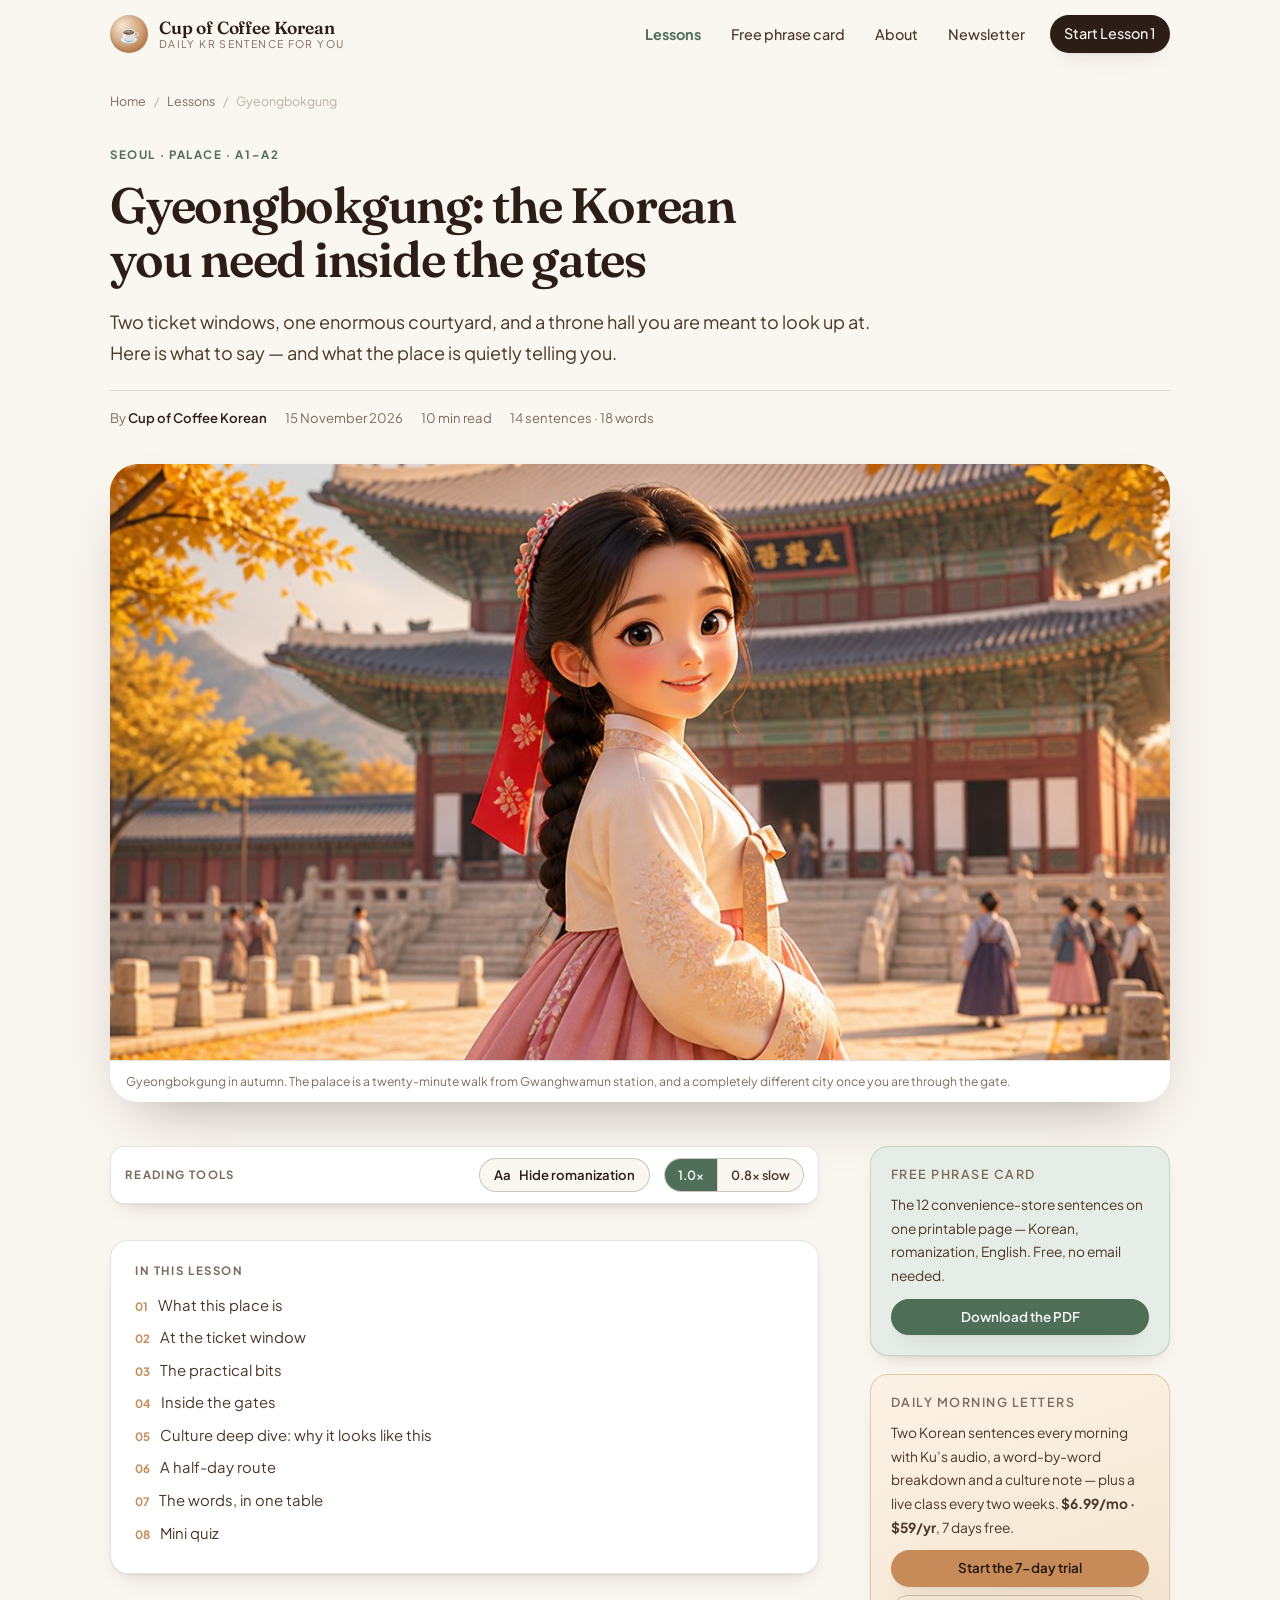
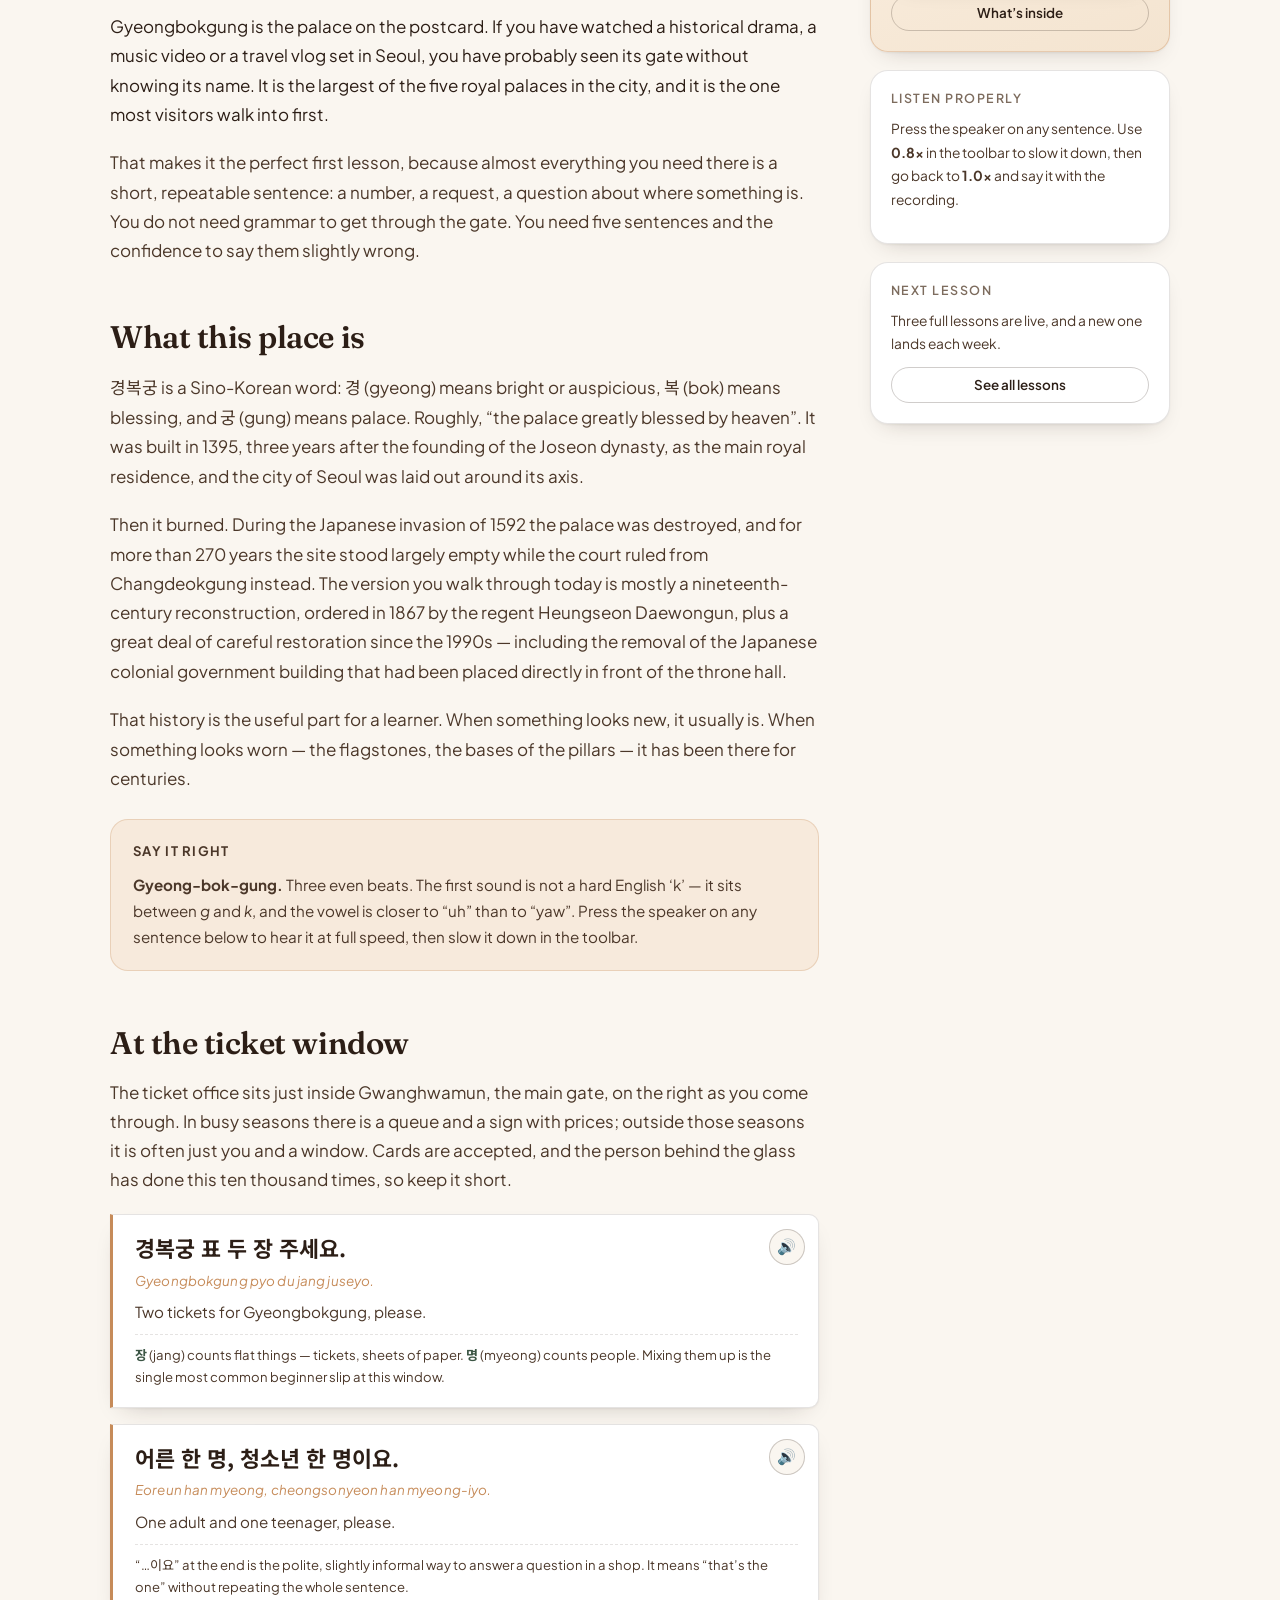
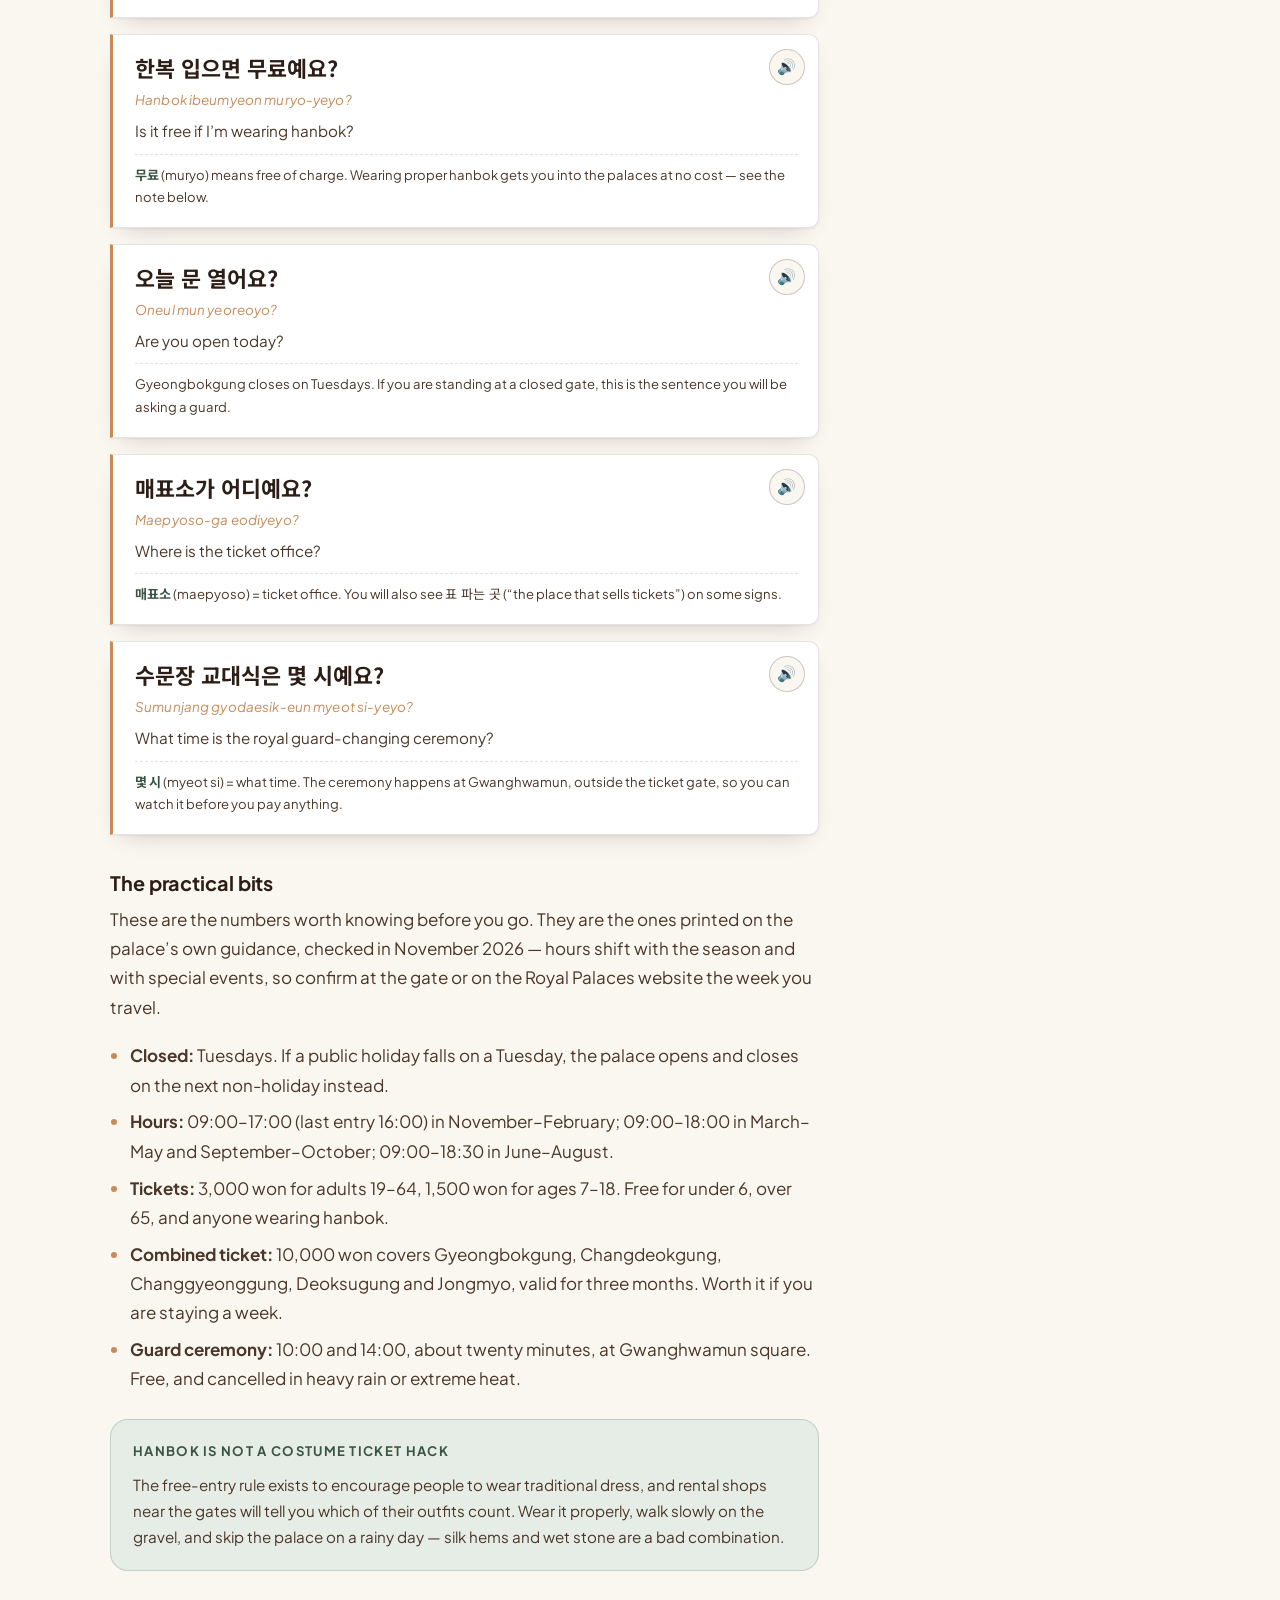
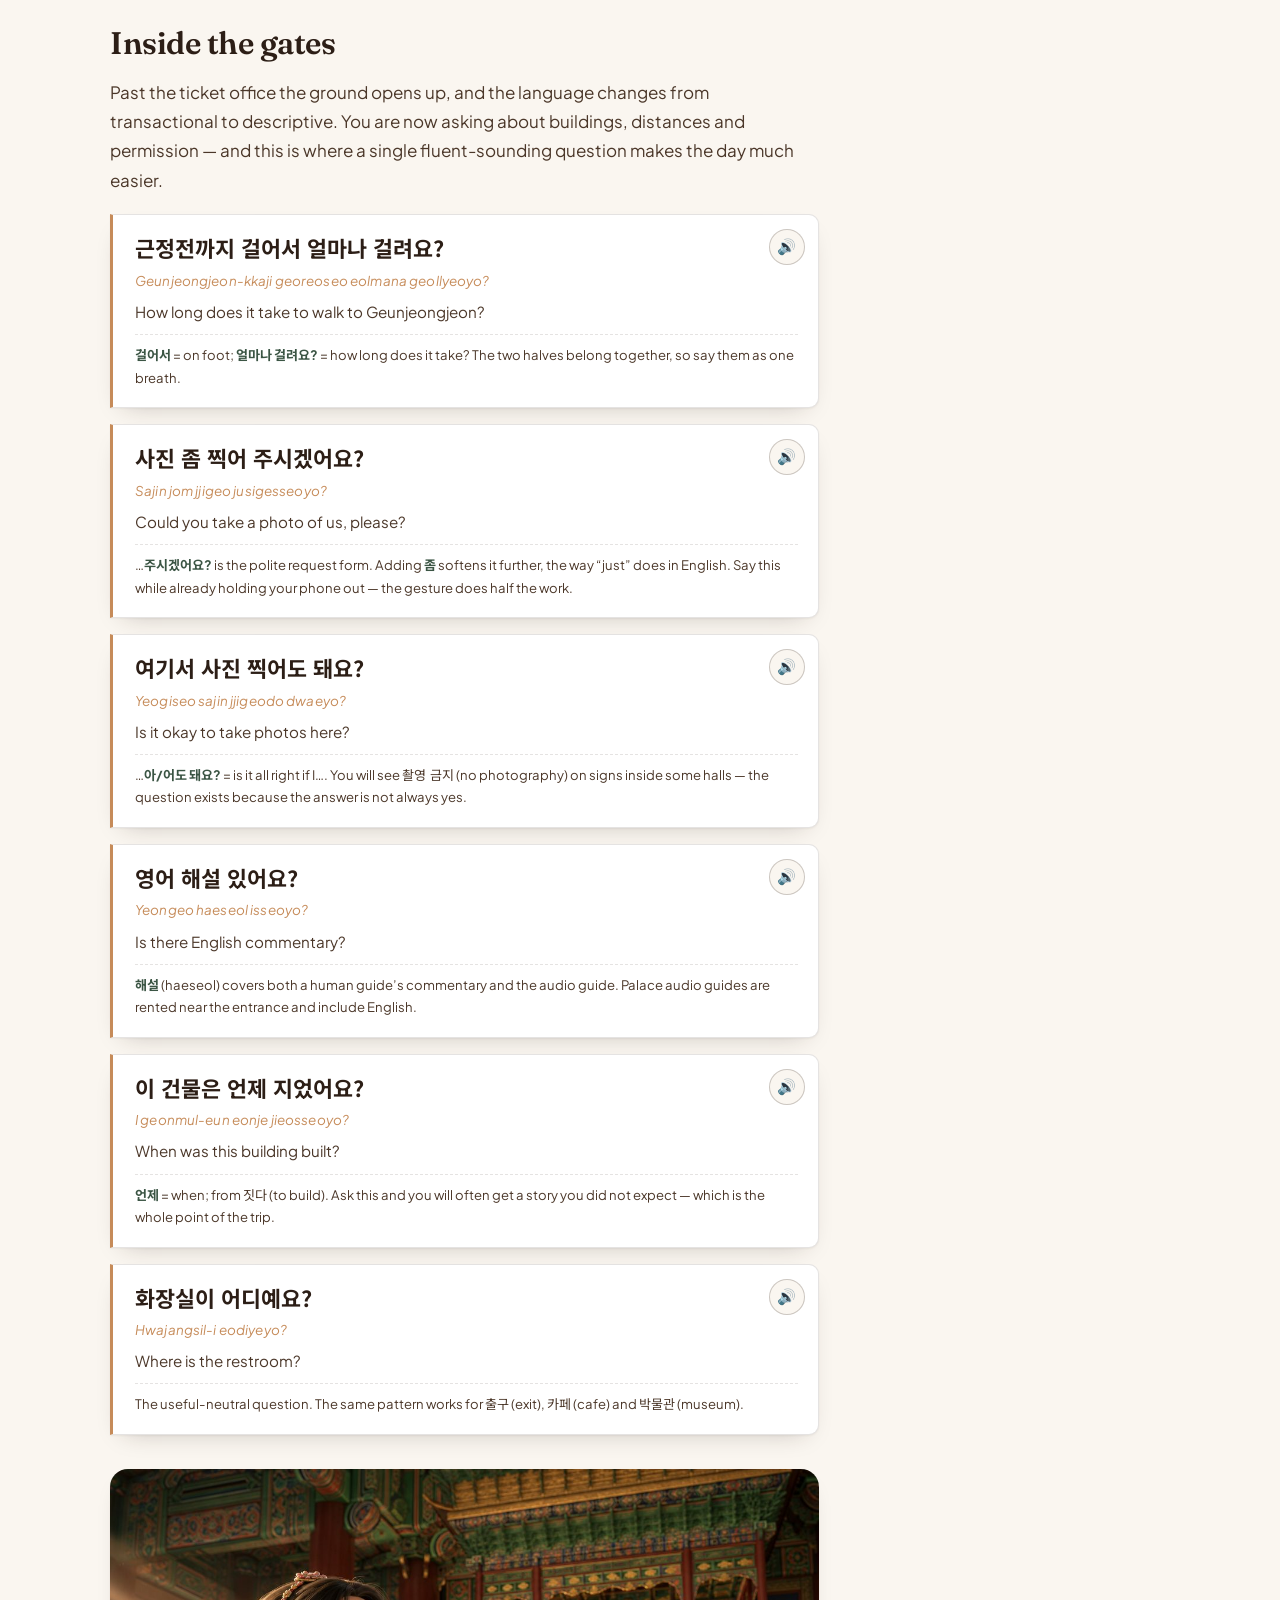
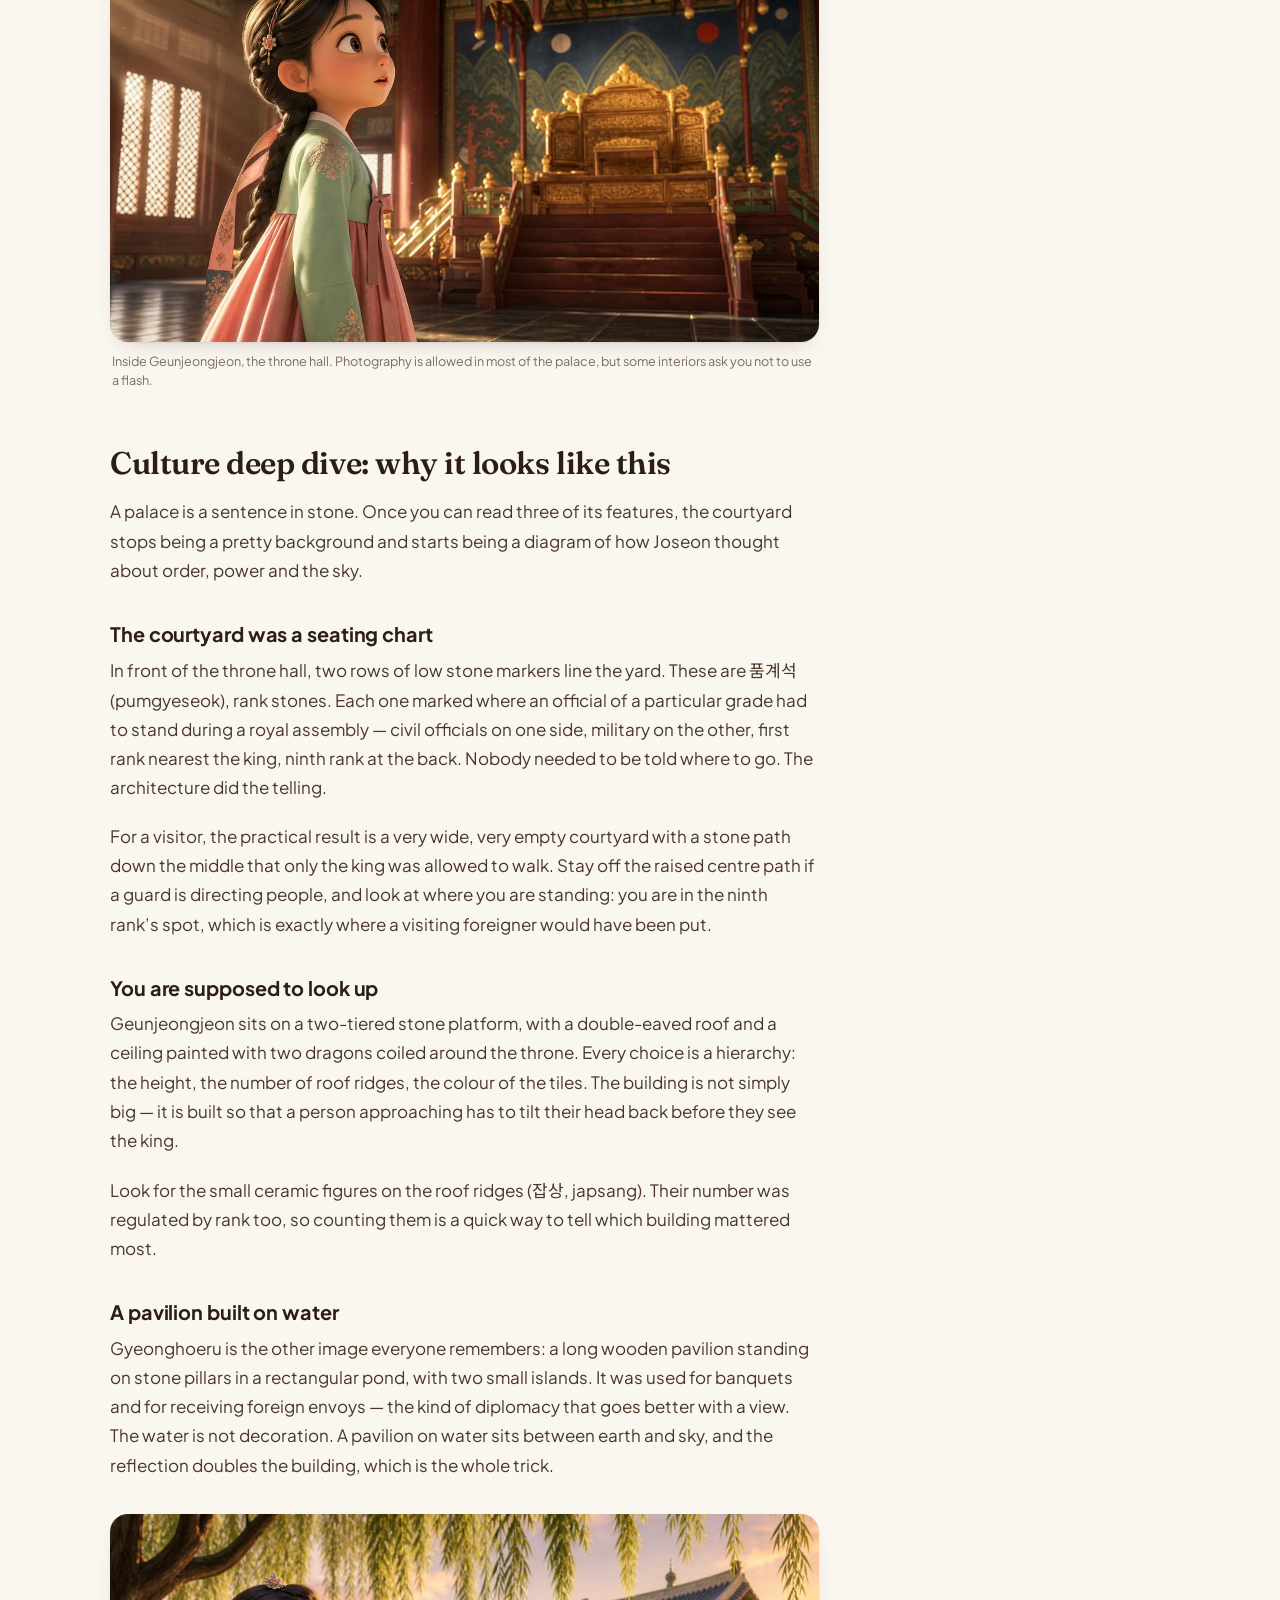
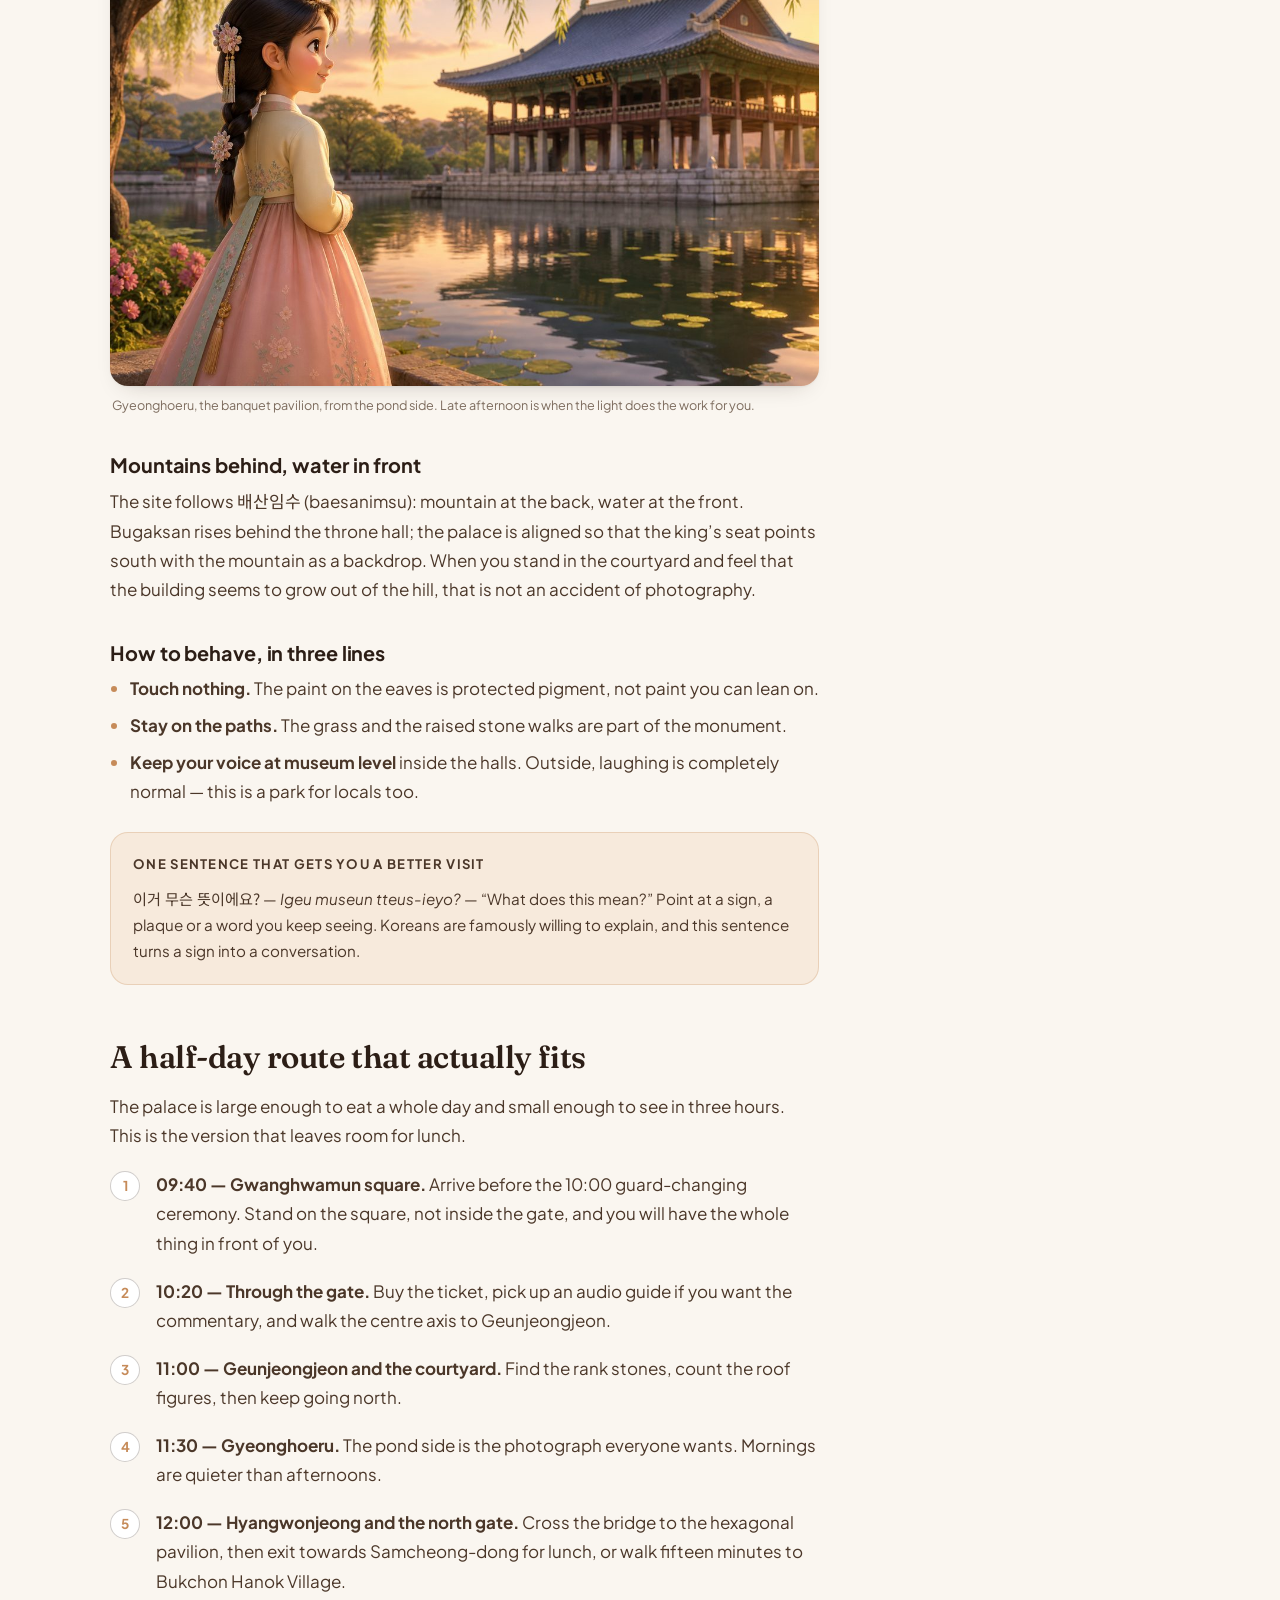
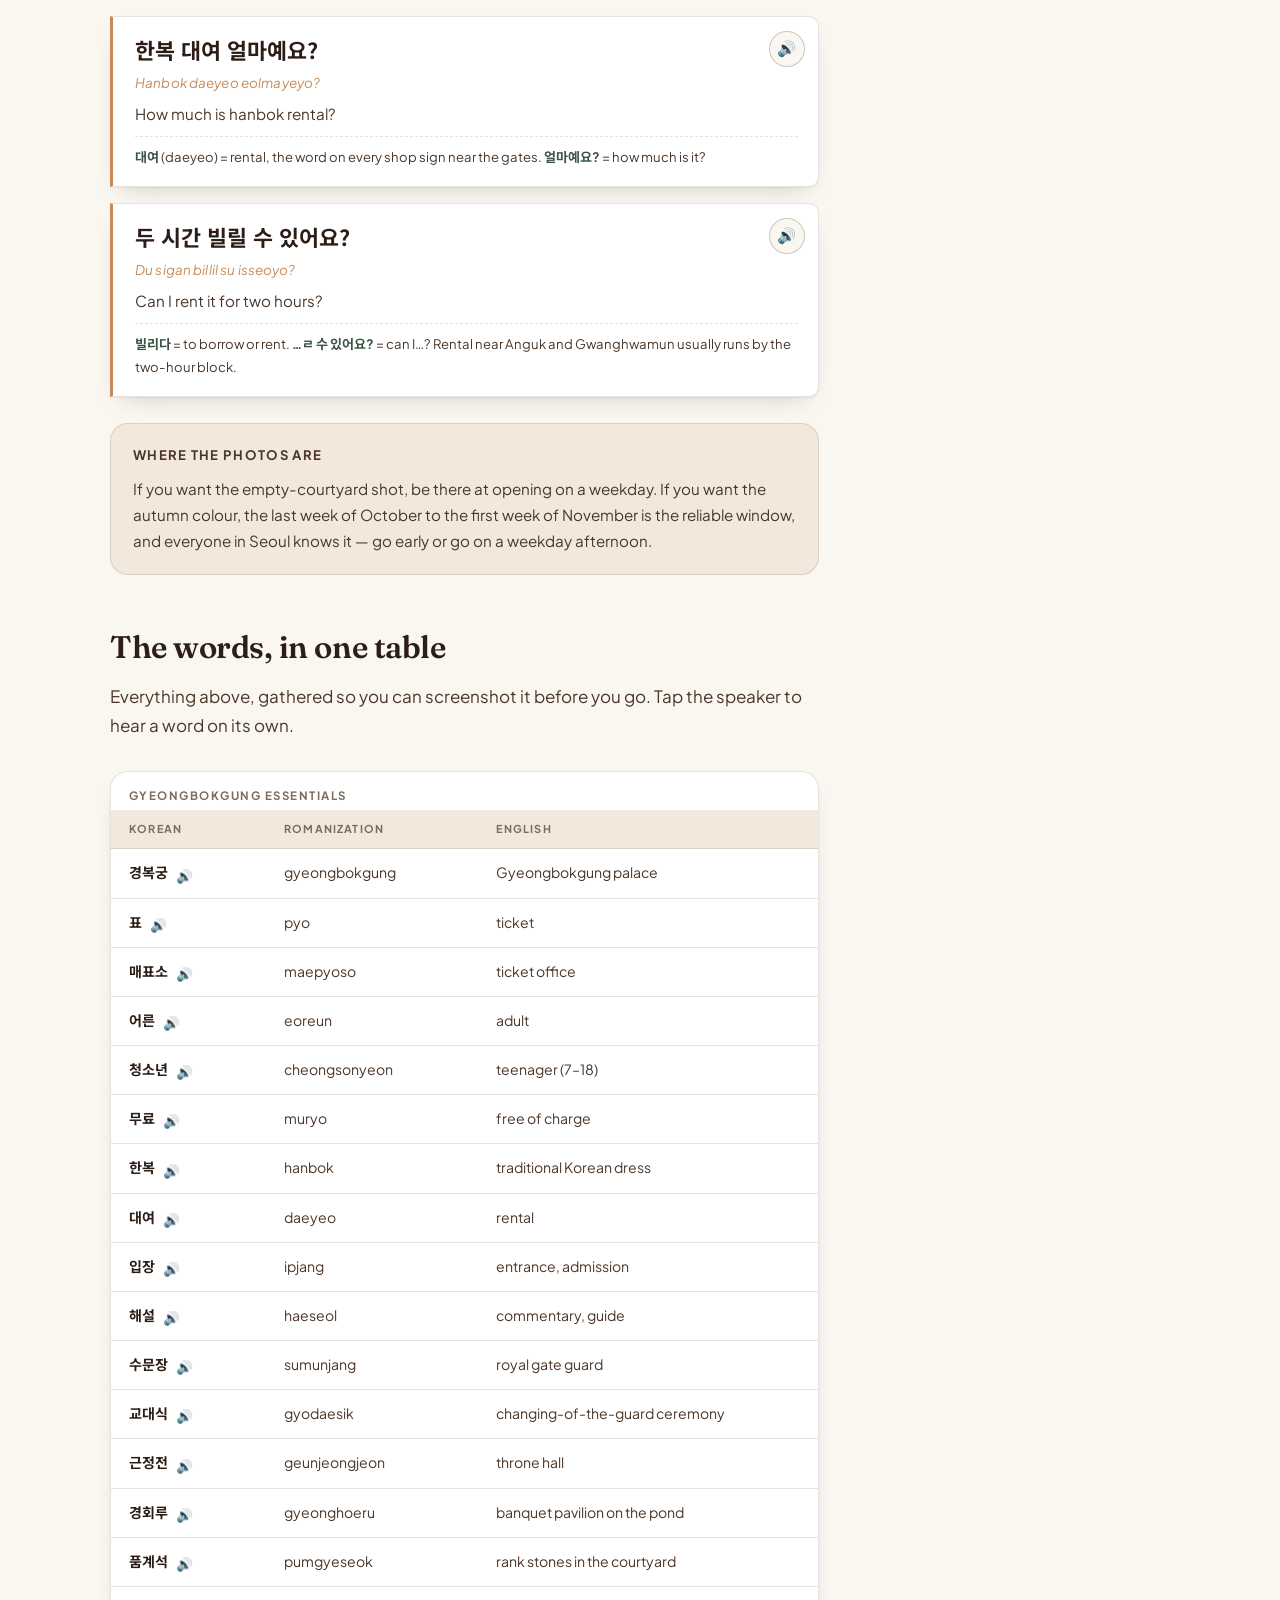
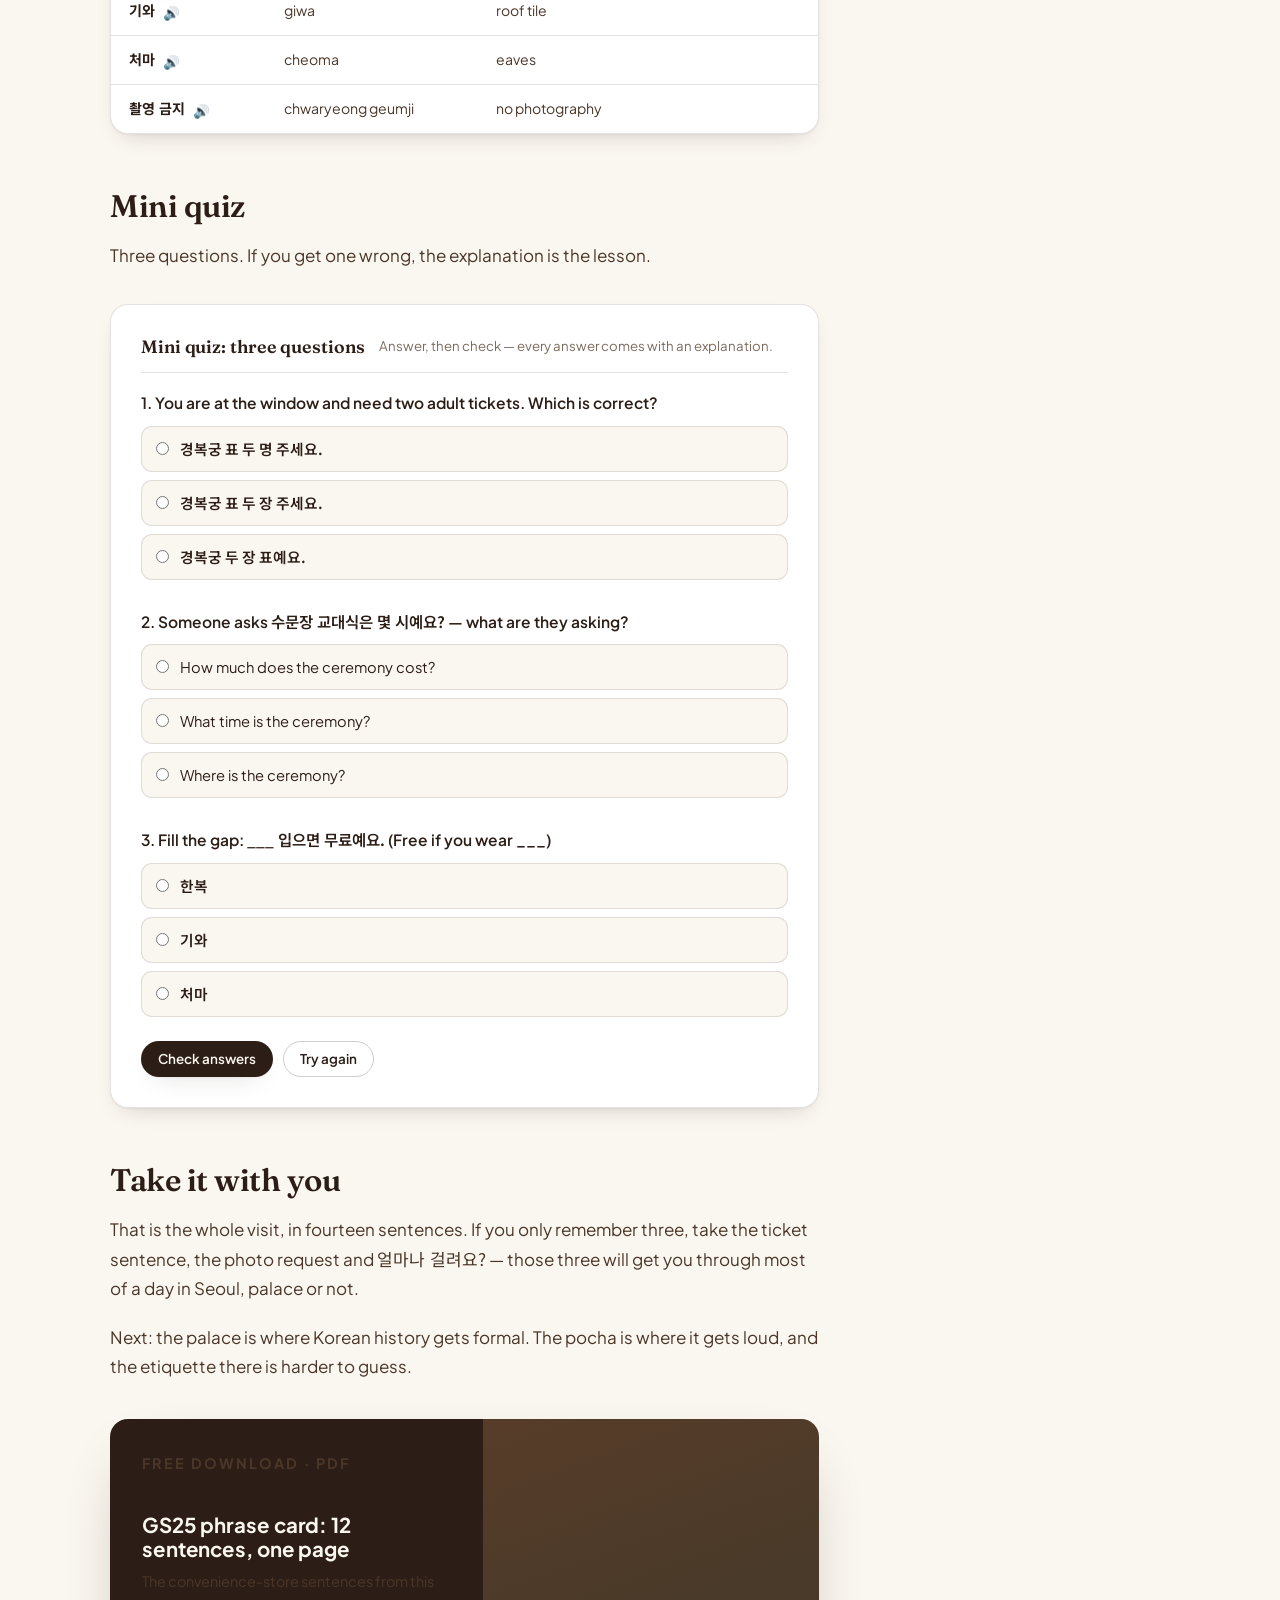
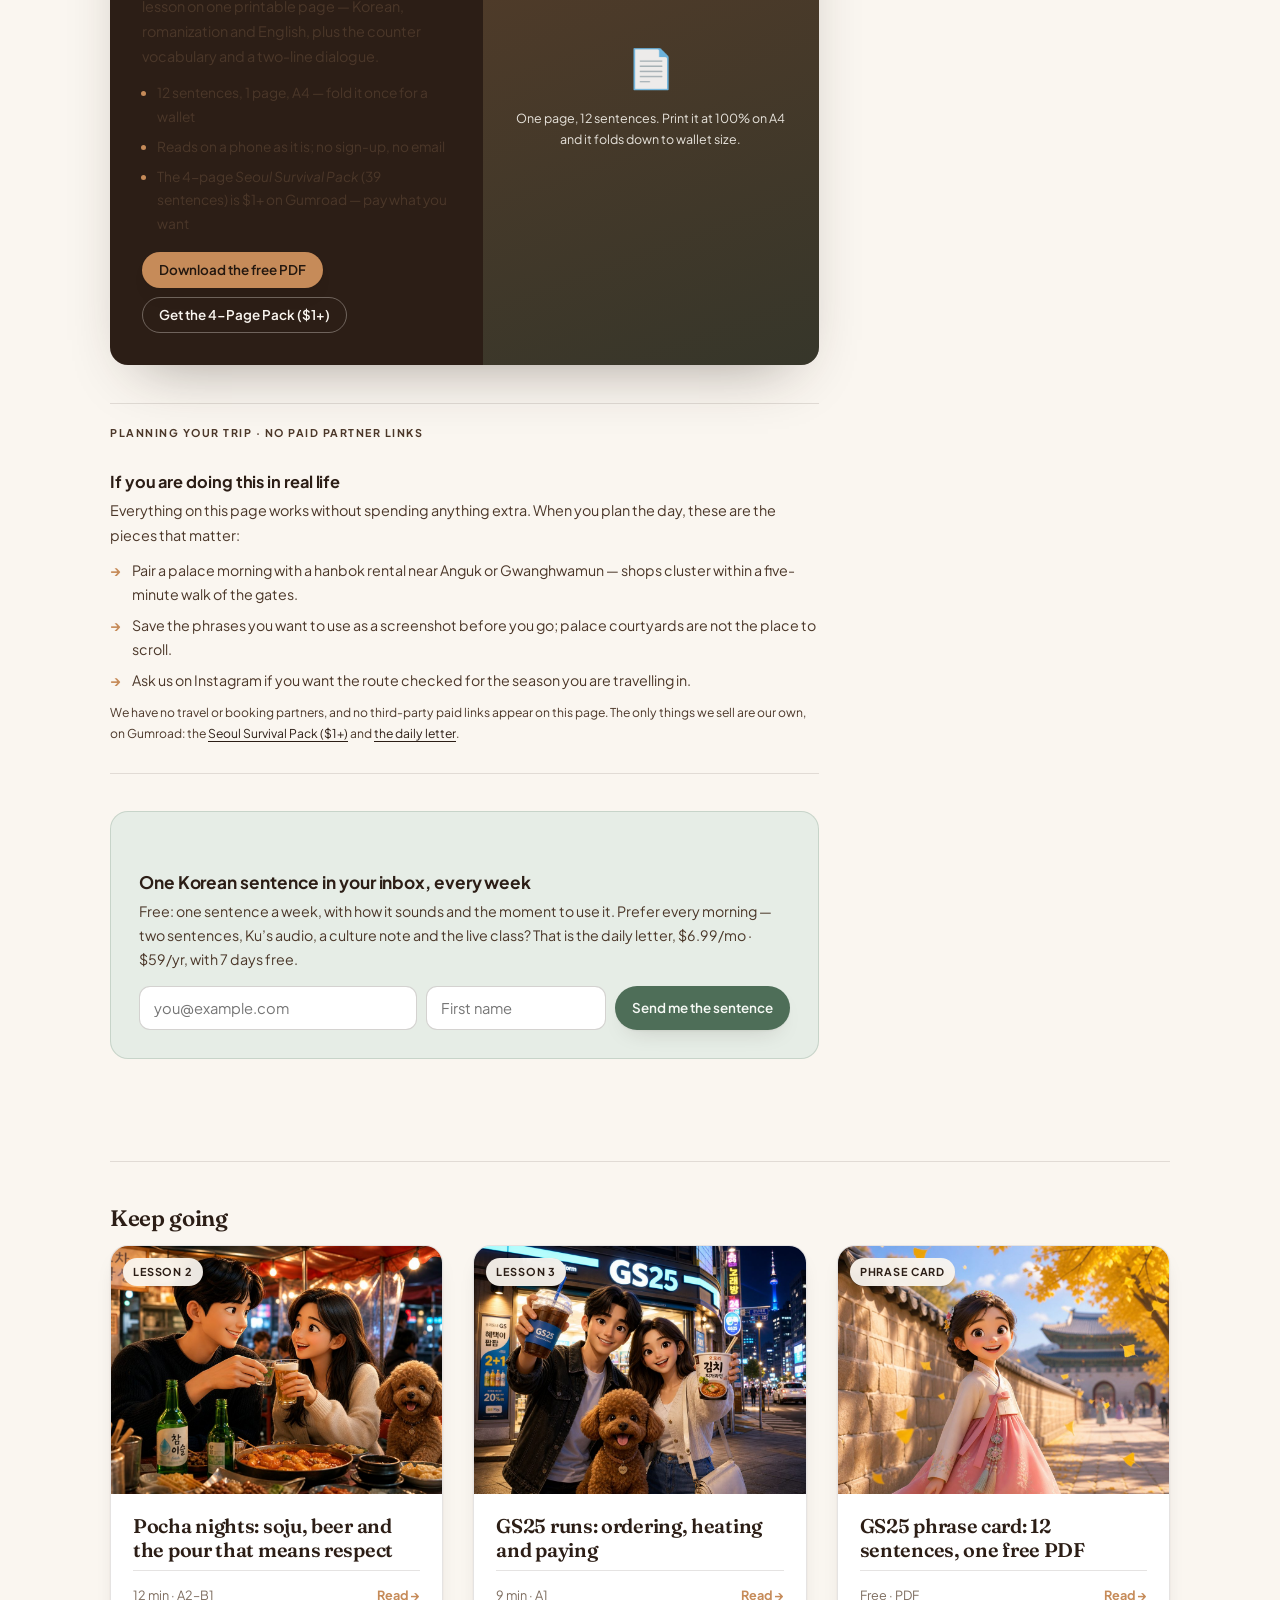
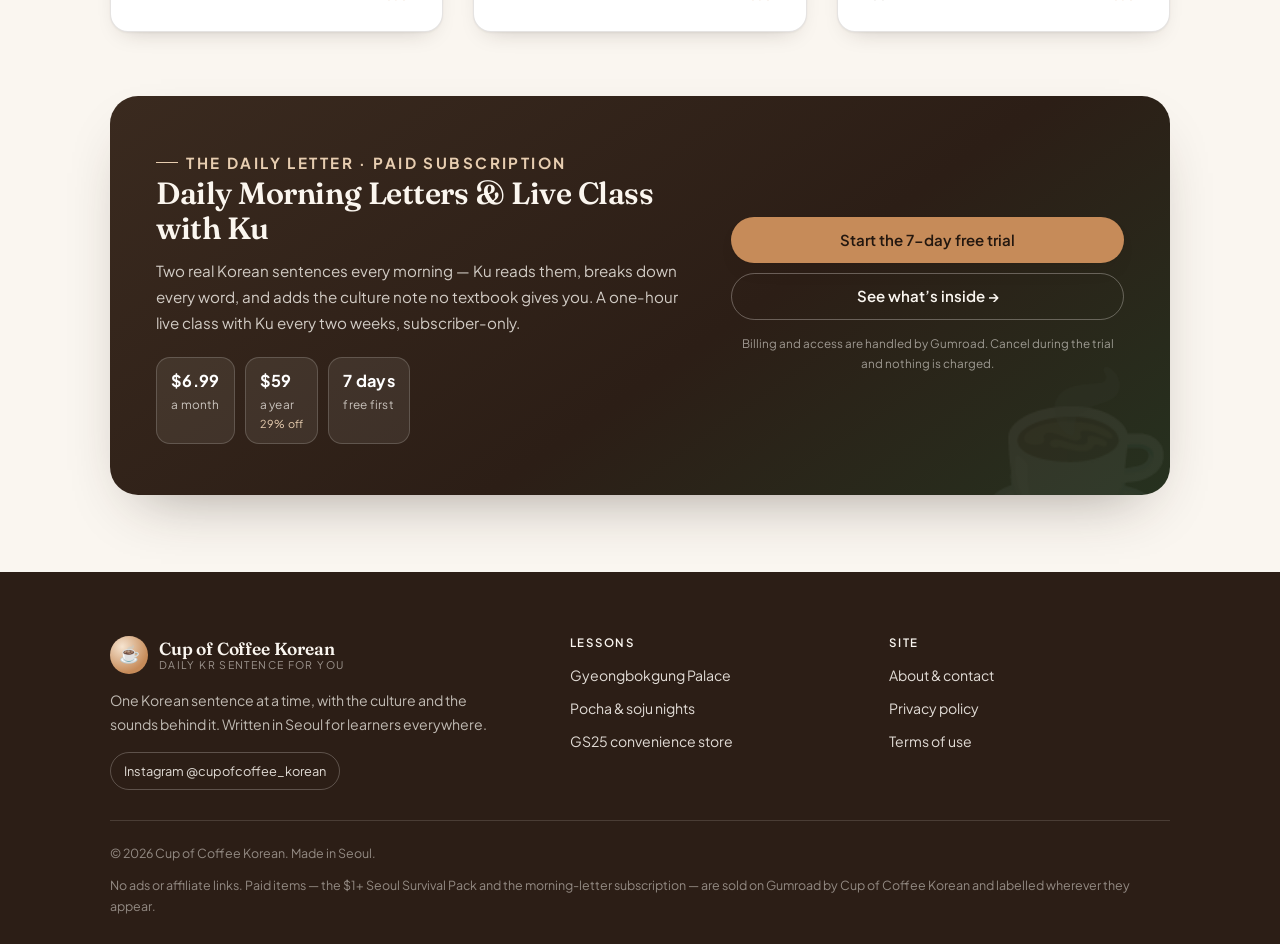
<file: posts/gyeongbokgung-palace-korean.html>
<!DOCTYPE html>
<html lang="en">
<head>
<meta charset="utf-8">
<meta name="viewport" content="width=device-width, initial-scale=1">
<title>Gyeongbokgung Palace: 14 Korean sentences for your first palace visit</title>
<meta name="description" content="Buy a ticket, ask where the throne hall is, request a photo together and read the palace's rank stones. Korean phrases with romanization, Korean audio at two speeds, culture notes and a three-question quiz.">
<meta name="theme-color" content="#FAF6F0">
<link rel="canonical" href="https://mountinr-gif.github.io/cupofcoffee-korean/posts/gyeongbokgung-palace-korean.html">
<meta property="og:type" content="article">
<meta property="og:site_name" content="Cup of Coffee Korean">
<meta property="og:title" content="Gyeongbokgung Palace: 14 Korean sentences for your first palace visit">
<meta property="og:description" content="Buy a ticket, ask where the throne hall is, request a photo together and read the palace's rank stones. Korean phrases with romanization, Korean audio at two speeds, culture notes and a three-question quiz.">
<meta property="og:url" content="https://mountinr-gif.github.io/cupofcoffee-korean/posts/gyeongbokgung-palace-korean.html">
<meta property="og:image" content="https://mountinr-gif.github.io/cupofcoffee-korean/assets/images/gyeongbokgung-palace.jpg">
<meta property="og:locale" content="en_US">
<meta name="twitter:card" content="summary_large_image">
<meta name="twitter:title" content="Gyeongbokgung Palace: 14 Korean sentences for your first palace visit">
<meta name="twitter:description" content="Buy a ticket, ask where the throne hall is, request a photo together and read the palace's rank stones. Korean phrases with romanization, Korean audio at two speeds, culture notes and a three-question quiz.">
<meta name="twitter:image" content="https://mountinr-gif.github.io/cupofcoffee-korean/assets/images/gyeongbokgung-palace.jpg">
<link rel="icon" href="data:image/svg+xml,%3Csvg xmlns='http://www.w3.org/2000/svg' viewBox='0 0 100 100'%3E%3Ctext y='0.9em' font-size='88'%3E%E2%98%95%3C/text%3E%3C/svg%3E">
<link rel="preconnect" href="https://fonts.googleapis.com">
<link rel="preconnect" href="https://fonts.gstatic.com" crossorigin>
<link href="https://fonts.googleapis.com/css2?family=Fraunces:ital,opsz,wght@0,9..144,400;0,9..144,600;0,9..144,700;1,9..144,400&family=Plus+Jakarta+Sans:wght@400;500;600;700&family=Noto+Sans+KR:wght@400;500;700&display=swap" rel="stylesheet">
<link rel="stylesheet" href="../assets/css/style.css">
<!-- Google AdSense / Journey by Mediavine: paste the site-verification meta tag and the
     auto-ads <script> here after approval. No advertising scripts are loaded at this time. -->
<!-- Google tag (gtag.js) — Google Analytics 4 for this site, Measurement ID G-FCCHYH2XFX.
     The meta tag below is the Search Console ownership check for
     https://mountinr-gif.github.io/cupofcoffee-korean/ — keep both in every page. -->
<meta name="google-site-verification" content="crvBjlU9FMjzBbKX682d6iHjUCDg16vCziahPQywF88" />
<script async src="https://www.googletagmanager.com/gtag/js?id=G-FCCHYH2XFX"></script>
<script>
  window.dataLayer = window.dataLayer || [];
  function gtag(){dataLayer.push(arguments);}
  gtag('js', new Date());
  gtag('config', 'G-FCCHYH2XFX');
</script>
<script type="application/ld+json">
{
  "@context": "https://schema.org",
  "@graph": [
    {
      "@type": "Article",
      "headline": "Gyeongbokgung Palace: the Korean you need inside the gates",
      "description": "Buy a ticket, ask directions, request a photo and read the palace's stone courtyard — 14 Korean sentences for Gyeongbokgung with pronunciation, culture notes and a mini quiz.",
      "image": ["https://mountinr-gif.github.io/cupofcoffee-korean/assets/images/gyeongbokgung-palace.jpg"],
      "datePublished": "2026-11-15",
      "dateModified": "2026-11-15",
      "inLanguage": "en",
      "author": {"@type": "Organization", "name": "Cup of Coffee Korean"},
      "publisher": {
        "@type": "Organization",
        "name": "Cup of Coffee Korean",
        "logo": {"@type": "ImageObject", "url": "https://mountinr-gif.github.io/cupofcoffee-korean/assets/images/hero-cafe.jpg"}
      },
      "mainEntityOfPage": {"@type": "WebPage", "@id": "https://mountinr-gif.github.io/cupofcoffee-korean/posts/gyeongbokgung-palace-korean.html"}
    },
    {
      "@type": "BreadcrumbList",
      "itemListElement": [
        {"@type": "ListItem", "position": 1, "name": "Home", "item": "https://mountinr-gif.github.io/cupofcoffee-korean/"},
        {"@type": "ListItem", "position": 2, "name": "Lessons", "item": "https://mountinr-gif.github.io/cupofcoffee-korean/index.html#lessons"},
        {"@type": "ListItem", "position": 3, "name": "Gyeongbokgung Palace", "item": "https://mountinr-gif.github.io/cupofcoffee-korean/posts/gyeongbokgung-palace-korean.html"}
      ]
    }
  ]
}
</script>
</head><body>
<a class="skip-link" href="#main">Skip to content</a>
<header class="site-header">
  <div class="wrap site-header__inner">
    <a class="brand" href="../index.html">
      <span class="brand__mark" aria-hidden="true">☕</span>
      <span class="brand__text">
        <span class="brand__name">Cup of Coffee Korean</span>
        <span class="brand__tag">Daily KR sentence for you</span>
      </span>
    </a>
    <button class="nav-toggle" type="button" aria-expanded="false" aria-controls="site-nav" aria-label="Open menu">
      <span></span><span></span><span></span>
    </button>
    <nav class="nav" id="site-nav" aria-label="Main">
      <a href="../index.html#lessons" aria-current="page">Lessons</a>
      <a href="../index.html#free">Free phrase card</a>
      <a href="../about.html">About</a>
      <a href="../index.html#newsletter">Newsletter</a>
      <span class="nav__cta"><a class="btn btn--sm" href="../posts/gyeongbokgung-palace-korean.html">Start Lesson 1</a></span>
    </nav>
  </div>
</header>
<main id="main"><article class="article">
  <div class="wrap">
    <nav class="breadcrumb" aria-label="Breadcrumb">
      <a href="../index.html">Home</a> <span>/</span>
      <a href="../index.html#lessons">Lessons</a> <span>/</span>
      <span aria-current="page">Gyeongbokgung</span>
    </nav>
    <header class="article-head">
      <p class="article-head__cat">Seoul &middot; Palace &middot; A1&ndash;A2</p>
      <h1>Gyeongbokgung: the Korean you need inside the gates</h1>
      <p class="article-head__sub">Two ticket windows, one enormous courtyard, and a throne hall you are meant to look up at. Here is what to say &mdash; and what the place is quietly telling you.</p>
      <div class="article-meta">
        <span>By <strong>Cup of Coffee Korean</strong></span>
        <span>15 November 2026</span>
        <span>10 min read</span>
        <span>14 sentences &middot; 18 words</span>
      </div>
    </header>
    <figure class="article-hero">
      <img src="../assets/images/gyeongbokgung-palace.jpg" alt="A girl in a pink hanbok standing in the stone courtyard of Gyeongbokgung Palace with autumn leaves" width="1200" height="960">
      <figcaption>Gyeongbokgung in autumn. The palace is a twenty-minute walk from Gwanghwamun station, and a completely different city once you are through the gate.</figcaption>
    </figure>
    <div class="article-layout">
      <div>
        <div class="reader-bar" role="group" aria-label="Reading and listening options">
  <span class="reader-bar__label">Reading tools</span>
  <button class="toggle-chip" type="button" data-roman-toggle aria-pressed="false">
    <span aria-hidden="true">Aa</span> <span data-roman-label>Hide romanization</span>
  </button>
  <div class="speed-group" role="group" aria-label="Pronunciation speed">
    <button type="button" data-speed="1" aria-pressed="true">1.0&times;</button>
    <button type="button" data-speed="0.8" aria-pressed="false">0.8&times; slow</button>
  </div>
</div>
        <nav class="toc" aria-label="In this lesson">
  <p class="toc__title">In this lesson</p>
  <ol>
    <li><a href="#the-place">What this place is</a></li>
    <li><a href="#tickets">At the ticket window</a></li>
    <li><a href="#before-you-go">The practical bits</a></li>
    <li><a href="#inside">Inside the gates</a></li>
    <li><a href="#deep-dive">Culture deep dive: why it looks like this</a></li>
    <li><a href="#route">A half-day route</a></li>
    <li><a href="#words">The words, in one table</a></li>
    <li><a href="#quiz">Mini quiz</a></li>
  </ol>
</nav>
        <div class="prose">
<p>Gyeongbokgung is the palace on the postcard. If you have watched a historical drama, a music video or a travel vlog set in Seoul, you have probably seen its gate without knowing its name. It is the largest of the five royal palaces in the city, and it is the one most visitors walk into first.</p>

<p>That makes it the perfect first lesson, because almost everything you need there is a short, repeatable sentence: a number, a request, a question about where something is. You do not need grammar to get through the gate. You need five sentences and the confidence to say them slightly wrong.</p>

<h2 id="the-place">What this place is</h2>

<p><span lang="ko">경복궁</span> is a Sino-Korean word: <span lang="ko">경</span> (gyeong) means bright or auspicious, <span lang="ko">복</span> (bok) means blessing, and <span lang="ko">궁</span> (gung) means palace.&nbsp;Roughly, &ldquo;the palace greatly blessed by heaven&rdquo;. It was built in 1395, three years after the founding of the Joseon dynasty, as the main royal residence, and the city of Seoul was laid out around its axis.</p>

<p>Then it burned. During the Japanese invasion of 1592 the palace was destroyed, and for more than 270 years the site stood largely empty while the court ruled from Changdeokgung instead. The version you walk through today is mostly a nineteenth-century reconstruction, ordered in 1867 by the regent Heungseon Daewongun, plus a great deal of careful restoration since the 1990s &mdash; including the removal of the Japanese colonial government building that had been placed directly in front of the throne hall.</p>

<p>That history is the useful part for a learner. When something looks new, it usually is. When something looks worn &mdash; the flagstones, the bases of the pillars &mdash; it has been there for centuries.</p>

<div class="callout">
  <p class="callout__title">Say it right</p>
  <p><strong>Gyeong-bok-gung.</strong> Three even beats. The first sound is not a hard English &lsquo;k&rsquo; &mdash; it sits between <em>g</em> and <em>k</em>, and the vowel is closer to &ldquo;uh&rdquo; than to &ldquo;yaw&rdquo;. Press the speaker on any sentence below to hear it at full speed, then slow it down in the toolbar.</p>
</div>

<h2 id="tickets">At the ticket window</h2>

<p>The ticket office sits just inside Gwanghwamun, the main gate, on the right as you come through. In busy seasons there is a queue and a sign with prices; outside those seasons it is often just you and a window. Cards are accepted, and the person behind the glass has done this ten thousand times, so keep it short.</p>

<figure class="phrase">
  <div class="phrase__korean" lang="ko">경복궁 표 두 장 주세요.</div>
  <div class="phrase__roman">Gyeongbokgung pyo du jang juseyo.</div>
  <p class="phrase__english">Two tickets for Gyeongbokgung, please.</p>
  <p class="phrase__note"><strong>장</strong> (jang) counts flat things &mdash; tickets, sheets of paper. <strong>명</strong> (myeong) counts people. Mixing them up is the single most common beginner slip at this window.</p>
  <button class="phrase__speak" type="button" aria-label="Play pronunciation of this sentence" aria-pressed="false" title="Hear it in Korean" data-audio="../assets/audio/l1-01.mp3">&#128266;</button>
</figure>

<figure class="phrase">
  <div class="phrase__korean" lang="ko">어른 한 명, 청소년 한 명이요.</div>
  <div class="phrase__roman">Eoreun han myeong, cheongsonyeon han myeong-iyo.</div>
  <p class="phrase__english">One adult and one teenager, please.</p>
  <p class="phrase__note">&ldquo;&hellip;이요&rdquo; at the end is the polite, slightly informal way to answer a question in a shop. It means &ldquo;that&rsquo;s the one&rdquo; without repeating the whole sentence.</p>
  <button class="phrase__speak" type="button" aria-label="Play pronunciation of this sentence" aria-pressed="false" title="Hear it in Korean" data-audio="../assets/audio/l1-02.mp3">&#128266;</button>
</figure>

<figure class="phrase">
  <div class="phrase__korean" lang="ko">한복 입으면 무료예요?</div>
  <div class="phrase__roman">Hanbok ibeumyeon muryo-yeyo?</div>
  <p class="phrase__english">Is it free if I&rsquo;m wearing hanbok?</p>
  <p class="phrase__note"><strong>무료</strong> (muryo) means free of charge. Wearing proper hanbok gets you into the palaces at no cost &mdash; see the note below.</p>
  <button class="phrase__speak" type="button" aria-label="Play pronunciation of this sentence" aria-pressed="false" title="Hear it in Korean" data-audio="../assets/audio/l1-03.mp3">&#128266;</button>
</figure>

<figure class="phrase">
  <div class="phrase__korean" lang="ko">오늘 문 열어요?</div>
  <div class="phrase__roman">Oneul mun yeoreoyo?</div>
  <p class="phrase__english">Are you open today?</p>
  <p class="phrase__note">Gyeongbokgung closes on Tuesdays. If you are standing at a closed gate, this is the sentence you will be asking a guard.</p>
  <button class="phrase__speak" type="button" aria-label="Play pronunciation of this sentence" aria-pressed="false" title="Hear it in Korean" data-audio="../assets/audio/l1-04.mp3">&#128266;</button>
</figure>

<figure class="phrase">
  <div class="phrase__korean" lang="ko">매표소가 어디예요?</div>
  <div class="phrase__roman">Maepyoso-ga eodiyeyo?</div>
  <p class="phrase__english">Where is the ticket office?</p>
  <p class="phrase__note"><strong>매표소</strong> (maepyoso) = ticket office. You will also see <span lang="ko">표 파는 곳</span> (&ldquo;the place that sells tickets&rdquo;) on some signs.</p>
  <button class="phrase__speak" type="button" aria-label="Play pronunciation of this sentence" aria-pressed="false" title="Hear it in Korean" data-audio="../assets/audio/l1-05.mp3">&#128266;</button>
</figure>

<figure class="phrase">
  <div class="phrase__korean" lang="ko">수문장 교대식은 몇 시예요?</div>
  <div class="phrase__roman">Sumunjang gyodaesik-eun myeot si-yeyo?</div>
  <p class="phrase__english">What time is the royal guard-changing ceremony?</p>
  <p class="phrase__note"><strong>몇 시</strong> (myeot si) = what time. The ceremony happens at Gwanghwamun, outside the ticket gate, so you can watch it before you pay anything.</p>
  <button class="phrase__speak" type="button" aria-label="Play pronunciation of this sentence" aria-pressed="false" title="Hear it in Korean" data-audio="../assets/audio/l1-06.mp3">&#128266;</button>
</figure>

<h3 id="before-you-go">The practical bits</h3>

<p>These are the numbers worth knowing before you go. They are the ones printed on the palace&rsquo;s own guidance, checked in November 2026 &mdash; hours shift with the season and with special events, so confirm at the gate or on the Royal Palaces website the week you travel.</p>

<ul>
  <li><strong>Closed:</strong> Tuesdays. If a public holiday falls on a Tuesday, the palace opens and closes on the next non-holiday instead.</li>
  <li><strong>Hours:</strong> 09:00&ndash;17:00 (last entry 16:00) in November&ndash;February; 09:00&ndash;18:00 in March&ndash;May and September&ndash;October; 09:00&ndash;18:30 in June&ndash;August.</li>
  <li><strong>Tickets:</strong> 3,000 won for adults 19&ndash;64, 1,500 won for ages 7&ndash;18. Free for under 6, over 65, and anyone wearing hanbok.</li>
  <li><strong>Combined ticket:</strong> 10,000 won covers Gyeongbokgung, Changdeokgung, Changgyeonggung, Deoksugung and Jongmyo, valid for three months. Worth it if you are staying a week.</li>
  <li><strong>Guard ceremony:</strong> 10:00 and 14:00, about twenty minutes, at Gwanghwamun square. Free, and cancelled in heavy rain or extreme heat.</li>
</ul>

<div class="callout callout--sage">
  <p class="callout__title">Hanbok is not a costume ticket hack</p>
  <p>The free-entry rule exists to encourage people to wear traditional dress, and rental shops near the gates will tell you which of their outfits count. Wear it properly, walk slowly on the gravel, and skip the palace on a rainy day &mdash; silk hems and wet stone are a bad combination.</p>
</div>

<!-- AD SLOT 1 (in-article, responsive) — paste the Google AdSense or Journey by Mediavine
     in-article unit here after approval. Keep this between the ticket section and the walking
     section so the reading flow is not interrupted mid-sentence. No ad script is loaded now. -->

<h2 id="inside">Inside the gates</h2>

<p>Past the ticket office the ground opens up, and the language changes from transactional to descriptive. You are now asking about buildings, distances and permission &mdash; and this is where a single fluent-sounding question makes the day much easier.</p>

<figure class="phrase">
  <div class="phrase__korean" lang="ko">근정전까지 걸어서 얼마나 걸려요?</div>
  <div class="phrase__roman">Geunjeongjeon-kkaji georeoseo eolmana geollyeoyo?</div>
  <p class="phrase__english">How long does it take to walk to Geunjeongjeon?</p>
  <p class="phrase__note"><strong>걸어서</strong> = on foot; <strong>얼마나 걸려요?</strong> = how long does it take? The two halves belong together, so say them as one breath.</p>
  <button class="phrase__speak" type="button" aria-label="Play pronunciation of this sentence" aria-pressed="false" title="Hear it in Korean" data-audio="../assets/audio/l1-07.mp3">&#128266;</button>
</figure>

<figure class="phrase">
  <div class="phrase__korean" lang="ko">사진 좀 찍어 주시겠어요?</div>
  <div class="phrase__roman">Sajin jom jjigeo jusigesseoyo?</div>
  <p class="phrase__english">Could you take a photo of us, please?</p>
  <p class="phrase__note">&hellip;<strong>주시겠어요?</strong> is the polite request form. Adding <strong>좀</strong> softens it further, the way &ldquo;just&rdquo; does in English. Say this while already holding your phone out &mdash; the gesture does half the work.</p>
  <button class="phrase__speak" type="button" aria-label="Play pronunciation of this sentence" aria-pressed="false" title="Hear it in Korean" data-audio="../assets/audio/l1-08.mp3">&#128266;</button>
</figure>

<figure class="phrase">
  <div class="phrase__korean" lang="ko">여기서 사진 찍어도 돼요?</div>
  <div class="phrase__roman">Yeogiseo sajin jjigeodo dwaeyo?</div>
  <p class="phrase__english">Is it okay to take photos here?</p>
  <p class="phrase__note">&hellip;<strong>아/어도 돼요?</strong> = is it all right if I&hellip;. You will see <span lang="ko">촬영 금지</span> (no photography) on signs inside some halls &mdash; the question exists because the answer is not always yes.</p>
  <button class="phrase__speak" type="button" aria-label="Play pronunciation of this sentence" aria-pressed="false" title="Hear it in Korean" data-audio="../assets/audio/l1-09.mp3">&#128266;</button>
</figure>

<figure class="phrase">
  <div class="phrase__korean" lang="ko">영어 해설 있어요?</div>
  <div class="phrase__roman">Yeongeo haeseol isseoyo?</div>
  <p class="phrase__english">Is there English commentary?</p>
  <p class="phrase__note"><strong>해설</strong> (haeseol) covers both a human guide&rsquo;s commentary and the audio guide. Palace audio guides are rented near the entrance and include English.</p>
  <button class="phrase__speak" type="button" aria-label="Play pronunciation of this sentence" aria-pressed="false" title="Hear it in Korean" data-audio="../assets/audio/l1-10.mp3">&#128266;</button>
</figure>

<figure class="phrase">
  <div class="phrase__korean" lang="ko">이 건물은 언제 지었어요?</div>
  <div class="phrase__roman">I geonmul-eun eonje jieosseoyo?</div>
  <p class="phrase__english">When was this building built?</p>
  <p class="phrase__note"><strong>언제</strong> = when; from <span lang="ko">짓다</span> (to build). Ask this and you will often get a story you did not expect &mdash; which is the whole point of the trip.</p>
  <button class="phrase__speak" type="button" aria-label="Play pronunciation of this sentence" aria-pressed="false" title="Hear it in Korean" data-audio="../assets/audio/l1-11.mp3">&#128266;</button>
</figure>

<figure class="phrase">
  <div class="phrase__korean" lang="ko">화장실이 어디예요?</div>
  <div class="phrase__roman">Hwajangsil-i eodiyeyo?</div>
  <p class="phrase__english">Where is the restroom?</p>
  <p class="phrase__note">The useful-neutral question. The same pattern works for <span lang="ko">출구</span> (exit), <span lang="ko">카페</span> (cafe) and <span lang="ko">박물관</span> (museum).</p>
  <button class="phrase__speak" type="button" aria-label="Play pronunciation of this sentence" aria-pressed="false" title="Hear it in Korean" data-audio="../assets/audio/l1-12.mp3">&#128266;</button>
</figure>

<figure class="article-figure">
  <img src="../assets/images/gyeongbokgung-throne-hall.jpg" alt="A girl in hanbok looking up at the golden throne inside Geunjeongjeon hall" loading="lazy" decoding="async" width="1200" height="800">
  <figcaption>Inside Geunjeongjeon, the throne hall. Photography is allowed in most of the palace, but some interiors ask you not to use a flash.</figcaption>
</figure>

<h2 id="deep-dive">Culture deep dive: why it looks like this</h2>

<p>A palace is a sentence in stone. Once you can read three of its features, the courtyard stops being a pretty background and starts being a diagram of how Joseon thought about order, power and the sky.</p>

<h3>The courtyard was a seating chart</h3>

<p>In front of the throne hall, two rows of low stone markers line the yard. These are <span lang="ko">품계석</span> (pumgyeseok), rank stones. Each one marked where an official of a particular grade had to stand during a royal assembly &mdash; civil officials on one side, military on the other, first rank nearest the king, ninth rank at the back. Nobody needed to be told where to go. The architecture did the telling.</p>

<p>For a visitor, the practical result is a very wide, very empty courtyard with a stone path down the middle that only the king was allowed to walk. Stay off the raised centre path if a guard is directing people, and look at where you are standing: you are in the ninth rank&rsquo;s spot, which is exactly where a visiting foreigner would have been put.</p>

<h3>You are supposed to look up</h3>

<p>Geunjeongjeon sits on a two-tiered stone platform, with a double-eaved roof and a ceiling painted with two dragons coiled around the throne. Every choice is a hierarchy: the height, the number of roof ridges, the colour of the tiles. The building is not simply big &mdash; it is built so that a person approaching has to tilt their head back before they see the king.</p>

<p>Look for the small ceramic figures on the roof ridges (<span lang="ko">잡상</span>, japsang). Their number was regulated by rank too, so counting them is a quick way to tell which building mattered most.</p>

<h3>A pavilion built on water</h3>

<p>Gyeonghoeru is the other image everyone remembers: a long wooden pavilion standing on stone pillars in a rectangular pond, with two small islands. It was used for banquets and for receiving foreign envoys &mdash; the kind of diplomacy that goes better with a view. The water is not decoration. A pavilion on water sits between earth and sky, and the reflection doubles the building, which is the whole trick.</p>

<figure class="article-figure">
  <img src="../assets/images/gyeongbokgung-gyeonghoeru.jpg" alt="A girl in hanbok standing by the pond at Gyeonghoeru pavilion at sunset" loading="lazy" decoding="async" width="1200" height="800">
  <figcaption>Gyeonghoeru, the banquet pavilion, from the pond side. Late afternoon is when the light does the work for you.</figcaption>
</figure>

<h3>Mountains behind, water in front</h3>

<p>The site follows <span lang="ko">배산임수</span> (baesanimsu): mountain at the back, water at the front. Bugaksan rises behind the throne hall; the palace is aligned so that the king&rsquo;s seat points south with the mountain as a backdrop. When you stand in the courtyard and feel that the building seems to grow out of the hill, that is not an accident of photography.</p>

<h3>How to behave, in three lines</h3>

<ul>
  <li><strong>Touch nothing.</strong> The paint on the eaves is protected pigment, not paint you can lean on.</li>
  <li><strong>Stay on the paths.</strong> The grass and the raised stone walks are part of the monument.</li>
  <li><strong>Keep your voice at museum level</strong> inside the halls. Outside, laughing is completely normal &mdash; this is a park for locals too.</li>
</ul>

<div class="callout">
  <p class="callout__title">One sentence that gets you a better visit</p>
  <p><span lang="ko">이거 무슨 뜻이에요?</span> &mdash; <em>Igeu museun tteus-ieyo?</em> &mdash; &ldquo;What does this mean?&rdquo; Point at a sign, a plaque or a word you keep seeing. Koreans are famously willing to explain, and this sentence turns a sign into a conversation.</p>
</div>

<h2 id="route">A half-day route that actually fits</h2>

<p>The palace is large enough to eat a whole day and small enough to see in three hours. This is the version that leaves room for lunch.</p>

<ol class="steps">
  <li><strong>09:40 &mdash; Gwanghwamun square.</strong> Arrive before the 10:00 guard-changing ceremony. Stand on the square, not inside the gate, and you will have the whole thing in front of you.</li>
  <li><strong>10:20 &mdash; Through the gate.</strong> Buy the ticket, pick up an audio guide if you want the commentary, and walk the centre axis to Geunjeongjeon.</li>
  <li><strong>11:00 &mdash; Geunjeongjeon and the courtyard.</strong> Find the rank stones, count the roof figures, then keep going north.</li>
  <li><strong>11:30 &mdash; Gyeonghoeru.</strong> The pond side is the photograph everyone wants. Mornings are quieter than afternoons.</li>
  <li><strong>12:00 &mdash; Hyangwonjeong and the north gate.</strong> Cross the bridge to the hexagonal pavilion, then exit towards Samcheong-dong for lunch, or walk fifteen minutes to Bukchon Hanok Village.</li>
</ol>

<figure class="phrase">
  <div class="phrase__korean" lang="ko">한복 대여 얼마예요?</div>
  <div class="phrase__roman">Hanbok daeyeo eolmayeyo?</div>
  <p class="phrase__english">How much is hanbok rental?</p>
  <p class="phrase__note"><strong>대여</strong> (daeyeo) = rental, the word on every shop sign near the gates. <strong>얼마예요?</strong> = how much is it?</p>
  <button class="phrase__speak" type="button" aria-label="Play pronunciation of this sentence" aria-pressed="false" title="Hear it in Korean" data-audio="../assets/audio/l1-13.mp3">&#128266;</button>
</figure>

<figure class="phrase">
  <div class="phrase__korean" lang="ko">두 시간 빌릴 수 있어요?</div>
  <div class="phrase__roman">Du sigan billil su isseoyo?</div>
  <p class="phrase__english">Can I rent it for two hours?</p>
  <p class="phrase__note"><strong>빌리다</strong> = to borrow or rent. <strong>&hellip;ㄹ 수 있어요?</strong> = can I&hellip;? Rental near Anguk and Gwanghwamun usually runs by the two-hour block.</p>
  <button class="phrase__speak" type="button" aria-label="Play pronunciation of this sentence" aria-pressed="false" title="Hear it in Korean" data-audio="../assets/audio/l1-14.mp3">&#128266;</button>
</figure>

<div class="callout callout--plain">
  <p class="callout__title">Where the photos are</p>
  <p>If you want the empty-courtyard shot, be there at opening on a weekday. If you want the autumn colour, the last week of October to the first week of November is the reliable window, and everyone in Seoul knows it &mdash; go early or go on a weekday afternoon.</p>
</div>

<h2 id="words">The words, in one table</h2>

<p>Everything above, gathered so you can screenshot it before you go. Tap the speaker to hear a word on its own.</p>

<div class="vocab-wrap">
  <div class="vocab-scroll">
    <table class="vocab">
      <caption>Gyeongbokgung essentials</caption>
      <thead><tr><th scope="col">Korean</th><th scope="col">Romanization</th><th scope="col">English</th></tr></thead>
      <tbody>
      <tr><td lang="ko">경복궁 <button class="vocab-speak" type="button" data-say="경복궁" data-audio="../assets/audio/v1-01.mp3" aria-label="Play 경복궁">&#128266;</button></td><td>gyeongbokgung</td><td>Gyeongbokgung palace</td></tr>
      <tr><td lang="ko">표 <button class="vocab-speak" type="button" data-say="표" data-audio="../assets/audio/v1-02.mp3" aria-label="Play 표">&#128266;</button></td><td>pyo</td><td>ticket</td></tr>
      <tr><td lang="ko">매표소 <button class="vocab-speak" type="button" data-say="매표소" data-audio="../assets/audio/v1-03.mp3" aria-label="Play 매표소">&#128266;</button></td><td>maepyoso</td><td>ticket office</td></tr>
      <tr><td lang="ko">어른 <button class="vocab-speak" type="button" data-say="어른" data-audio="../assets/audio/v1-04.mp3" aria-label="Play 어른">&#128266;</button></td><td>eoreun</td><td>adult</td></tr>
      <tr><td lang="ko">청소년 <button class="vocab-speak" type="button" data-say="청소년" data-audio="../assets/audio/v1-05.mp3" aria-label="Play 청소년">&#128266;</button></td><td>cheongsonyeon</td><td>teenager (7&ndash;18)</td></tr>
      <tr><td lang="ko">무료 <button class="vocab-speak" type="button" data-say="무료" data-audio="../assets/audio/v1-06.mp3" aria-label="Play 무료">&#128266;</button></td><td>muryo</td><td>free of charge</td></tr>
      <tr><td lang="ko">한복 <button class="vocab-speak" type="button" data-say="한복" data-audio="../assets/audio/v1-07.mp3" aria-label="Play 한복">&#128266;</button></td><td>hanbok</td><td>traditional Korean dress</td></tr>
      <tr><td lang="ko">대여 <button class="vocab-speak" type="button" data-say="대여" data-audio="../assets/audio/v1-08.mp3" aria-label="Play 대여">&#128266;</button></td><td>daeyeo</td><td>rental</td></tr>
      <tr><td lang="ko">입장 <button class="vocab-speak" type="button" data-say="입장" data-audio="../assets/audio/v1-09.mp3" aria-label="Play 입장">&#128266;</button></td><td>ipjang</td><td>entrance, admission</td></tr>
      <tr><td lang="ko">해설 <button class="vocab-speak" type="button" data-say="해설" data-audio="../assets/audio/v1-10.mp3" aria-label="Play 해설">&#128266;</button></td><td>haeseol</td><td>commentary, guide</td></tr>
      <tr><td lang="ko">수문장 <button class="vocab-speak" type="button" data-say="수문장" data-audio="../assets/audio/v1-11.mp3" aria-label="Play 수문장">&#128266;</button></td><td>sumunjang</td><td>royal gate guard</td></tr>
      <tr><td lang="ko">교대식 <button class="vocab-speak" type="button" data-say="교대식" data-audio="../assets/audio/v1-12.mp3" aria-label="Play 교대식">&#128266;</button></td><td>gyodaesik</td><td>changing-of-the-guard ceremony</td></tr>
      <tr><td lang="ko">근정전 <button class="vocab-speak" type="button" data-say="근정전" data-audio="../assets/audio/v1-13.mp3" aria-label="Play 근정전">&#128266;</button></td><td>geunjeongjeon</td><td>throne hall</td></tr>
      <tr><td lang="ko">경회루 <button class="vocab-speak" type="button" data-say="경회루" data-audio="../assets/audio/v1-14.mp3" aria-label="Play 경회루">&#128266;</button></td><td>gyeonghoeru</td><td>banquet pavilion on the pond</td></tr>
      <tr><td lang="ko">품계석 <button class="vocab-speak" type="button" data-say="품계석" data-audio="../assets/audio/v1-15.mp3" aria-label="Play 품계석">&#128266;</button></td><td>pumgyeseok</td><td>rank stones in the courtyard</td></tr>
      <tr><td lang="ko">기와 <button class="vocab-speak" type="button" data-say="기와" data-audio="../assets/audio/v1-16.mp3" aria-label="Play 기와">&#128266;</button></td><td>giwa</td><td>roof tile</td></tr>
      <tr><td lang="ko">처마 <button class="vocab-speak" type="button" data-say="처마" data-audio="../assets/audio/v1-17.mp3" aria-label="Play 처마">&#128266;</button></td><td>cheoma</td><td>eaves</td></tr>
      <tr><td lang="ko">촬영 금지 <button class="vocab-speak" type="button" data-say="촬영 금지" data-audio="../assets/audio/v1-18.mp3" aria-label="Play 촬영 금지">&#128266;</button></td><td>chwaryeong geumji</td><td>no photography</td></tr>
      </tbody>
    </table>
  </div>
</div>

<h2 id="quiz">Mini quiz</h2>

<p>Three questions. If you get one wrong, the explanation is the lesson.</p>

<form class="quiz" data-quiz aria-labelledby="gb-title">
  <div class="quiz__head">
    <h3 id="gb-title">Mini quiz: three questions</h3>
    <p>Answer, then check — every answer comes with an explanation.</p>
  </div>
  <fieldset class="quiz__q" data-answer="b" data-explain="&lt;strong&gt;장&lt;/strong&gt; counts flat things like tickets; &lt;strong&gt;명&lt;/strong&gt; counts people. &amp;ldquo;표 두 명&amp;rdquo; would mean two ticket-shaped humans. The third option puts the counter in the wrong place.">
    <legend>1. You are at the window and need two adult tickets. Which is correct?</legend>
    <label class="quiz__option"><input type="radio" name="gb-q1" value="a"><span><span class="opt-kr">경복궁 표 두 명 주세요.</span></span></label>
    <label class="quiz__option"><input type="radio" name="gb-q1" value="b"><span><span class="opt-kr">경복궁 표 두 장 주세요.</span></span></label>
    <label class="quiz__option"><input type="radio" name="gb-q1" value="c"><span><span class="opt-kr">경복궁 두 장 표예요.</span></span></label>
    <p class="quiz__feedback" data-quiz-feedback hidden></p>
  </fieldset>
  <fieldset class="quiz__q" data-answer="b" data-explain="&lt;strong&gt;몇 시&lt;/strong&gt; is &amp;ldquo;what time&amp;rdquo;. Cost would be &lt;span lang=&quot;ko&quot;&gt;얼마예요?&lt;/span&gt; and place would be &lt;span lang=&quot;ko&quot;&gt;어디예요?&lt;/span&gt; &amp;mdash; the two questions learners confuse most often.">
    <legend>2. Someone asks <span lang="ko">수문장 교대식은 몇 시예요?</span> &mdash; what are they asking?</legend>
    <label class="quiz__option"><input type="radio" name="gb-q2" value="a"><span>How much does the ceremony cost?</span></label>
    <label class="quiz__option"><input type="radio" name="gb-q2" value="b"><span>What time is the ceremony?</span></label>
    <label class="quiz__option"><input type="radio" name="gb-q2" value="c"><span>Where is the ceremony?</span></label>
    <p class="quiz__feedback" data-quiz-feedback hidden></p>
  </fieldset>
  <fieldset class="quiz__q" data-answer="a" data-explain="Hanbok wearers enter the palaces free. &lt;strong&gt;기와&lt;/strong&gt; is a roof tile and &lt;strong&gt;처마&lt;/strong&gt; is the eaves &amp;mdash; wearing either would be impressive but is not covered by the rule.">
    <legend>3. Fill the gap: <span lang="ko">___ 입으면 무료예요.</span> (Free if you wear ___)</legend>
    <label class="quiz__option"><input type="radio" name="gb-q3" value="a"><span><span class="opt-kr">한복</span></span></label>
    <label class="quiz__option"><input type="radio" name="gb-q3" value="b"><span><span class="opt-kr">기와</span></span></label>
    <label class="quiz__option"><input type="radio" name="gb-q3" value="c"><span><span class="opt-kr">처마</span></span></label>
    <p class="quiz__feedback" data-quiz-feedback hidden></p>
  </fieldset>
  <div class="quiz__actions">
    <button class="btn btn--sm" type="submit" data-quiz-submit>Check answers</button>
    <button class="btn btn--sm btn--ghost" type="button" data-quiz-reset>Try again</button>
    <p class="quiz__score" data-quiz-score hidden></p>
  </div>
</form>

<h2>Take it with you</h2>

<p>That is the whole visit, in fourteen sentences. If you only remember three, take the ticket sentence, the photo request and <span lang="ko">얼마나 걸려요?</span> &mdash; those three will get you through most of a day in Seoul, palace or not.</p>

<p>Next: the palace is where Korean history gets formal. The pocha is where it gets loud, and the etiquette there is harder to guess.</p>

<aside class="product-card" aria-label="Free phrase card download">
  <div class="product-card__body">
    <p class="product-card__label">Free download &middot; PDF</p>
    <h3>GS25 phrase card: 12 sentences, one page</h3>
    <p>The convenience-store sentences from this lesson on one printable page &mdash; Korean, romanization and English, plus the counter vocabulary and a two-line dialogue.</p>
    <ul>
      <li>12 sentences, 1 page, A4 &mdash; fold it once for a wallet</li>
      <li>Reads on a phone as it is; no sign-up, no email</li>
      <li>The 4-page <em>Seoul Survival Pack</em> (39 sentences) is $1+ on Gumroad &mdash; pay what you want</li>
    </ul>
    <div class="product-card__actions">
      <a class="btn btn--sm" href="../assets/downloads/cupofcoffee-gs25-phrase-card.pdf" download>Download the free PDF</a>
      <a class="btn btn--sm btn--ghost" href="https://coffeekorean.gumroad.com/l/seoul-survival-pack" target="_blank" rel="noopener">Get the 4-Page Pack ($1+)</a>
    </div>
  </div>
  <div class="product-card__aside">
    <div>
      <span aria-hidden="true">&#128196;</span>
      One page, 12 sentences. Print it at 100% on A4 and it folds down to wallet size.
    </div>
  </div>
</aside>

<aside class="affiliate" aria-label="Planning tips">
  <p class="affiliate__label">Planning your trip &middot; no paid partner links</p>
  <h3>If you are doing this in real life</h3>
  <p>Everything on this page works without spending anything extra. When you plan the day, these are the pieces that matter:</p>
  <ul>
    <li>Pair a palace morning with a hanbok rental near Anguk or Gwanghwamun — shops cluster within a five-minute walk of the gates.</li>
    <li>Save the phrases you want to use as a screenshot before you go; palace courtyards are not the place to scroll.</li>
    <li>Ask us on Instagram if you want the route checked for the season you are travelling in.</li>
  </ul>
  <p class="affiliate__note">We have no travel or booking partners, and no third-party paid links appear on this page. The only things we sell are our own, on Gumroad: the <a href="https://coffeekorean.gumroad.com/l/seoul-survival-pack" target="_blank" rel="noopener">Seoul Survival Pack ($1+)</a> and <a href="https://coffeekorean.gumroad.com/l/newsletter" target="_blank" rel="noopener">the daily letter</a>.</p>
</aside>

<div class="newsletter-inline" id="newsletter-inline">
  <h3>One Korean sentence in your inbox, every week</h3>
  <p>Free: one sentence a week, with how it sounds and the moment to use it. Prefer every morning &mdash; two sentences, Ku&rsquo;s audio, a culture note and the live class? That is the daily letter, $6.99/mo &middot; $59/yr, with 7 days free.</p>
  <form data-newsletter novalidate>
    <div class="nl-fields">
      <label class="visually-hidden" for="nl-inline-email">Email address</label>
      <input id="nl-inline-email" type="email" name="email_address" placeholder="you@example.com" autocomplete="email" required>
      <label class="visually-hidden" for="nl-inline-name">First name (optional)</label>
      <input id="nl-inline-name" type="text" name="first_name" placeholder="First name" autocomplete="given-name">
      <button class="btn btn--sm" type="submit" data-submit-label="Send me the sentence">Send me the sentence</button>
    </div>
    <p class="form-message form-message--inline" data-form-message role="status" aria-live="polite" hidden></p>
  </form>
</div>

</div>
      </div>
      <aside class="article-side">
  <div class="side-card side-card--sage">
    <h3>Free phrase card</h3>
    <p>The 12 convenience-store sentences on one printable page &mdash; Korean, romanization, English. Free, no email needed.</p>
    <a class="btn btn--sm btn--sage" href="../assets/downloads/cupofcoffee-gs25-phrase-card.pdf" download>Download the PDF</a>
  </div>
  <div class="side-card side-card--brew">
    <h3>Daily morning letters</h3>
    <p>Two Korean sentences every morning with Ku&rsquo;s audio, a word-by-word breakdown and a culture note &mdash; plus a live class every two weeks. <strong>$6.99/mo &middot; $59/yr</strong>, 7 days free.</p>
    <a class="btn btn--sm btn--caramel" href="https://coffeekorean.gumroad.com/l/newsletter" target="_blank" rel="noopener">Start the 7-day trial</a>
    <a class="btn btn--sm btn--ghost" href="https://cup-of-coffee-korean.netlify.app" target="_blank" rel="noopener">What&rsquo;s inside</a>
  </div>
  <div class="side-card">
    <h3>Listen properly</h3>
    <p>Press the speaker on any sentence. Use <strong>0.8&times;</strong> in the toolbar to slow it down, then go back to <strong>1.0&times;</strong> and say it with the recording.</p>
  </div>
  
  <div class="side-card">
    <h3>Next lesson</h3>
    <p>Three full lessons are live, and a new one lands each week.</p>
    <a class="btn btn--sm btn--ghost" href="../index.html#lessons">See all lessons</a>
  </div>
</aside>
    </div>
    <section class="related">
  <h2>Keep going</h2>
  <div class="lesson-grid">
    <a class="lesson-card" href="../posts/korean-pocha-drinking-culture.html">
      <div class="lesson-card__media">
        <img src="../assets/images/pocha-cover.jpg" alt="" loading="lazy" decoding="async" width="600" height="450">
        <span class="lesson-card__badge">Lesson 2</span>
      </div>
      <div class="lesson-card__body">
        <h3 class="lesson-card__title">Pocha nights: soju, beer and the pour that means respect</h3>
        <div class="lesson-card__foot"><span>12 min &middot; A2&ndash;B1</span><span class="lesson-card__more">Read &rarr;</span></div>
      </div>
    </a>
    <a class="lesson-card" href="../posts/gs25-convenience-store-combos.html">
      <div class="lesson-card__media">
        <img src="../assets/images/gs25-cover.jpg" alt="" loading="lazy" decoding="async" width="600" height="450">
        <span class="lesson-card__badge">Lesson 3</span>
      </div>
      <div class="lesson-card__body">
        <h3 class="lesson-card__title">GS25 runs: ordering, heating and paying</h3>
        <div class="lesson-card__foot"><span>9 min &middot; A1</span><span class="lesson-card__more">Read &rarr;</span></div>
      </div>
    </a>
    <a class="lesson-card" href="../assets/downloads/cupofcoffee-gs25-phrase-card.pdf">
      <div class="lesson-card__media">
        <img src="../assets/images/hanbok-walk.jpg" alt="" loading="lazy" decoding="async" width="600" height="450">
        <span class="lesson-card__badge">Phrase card</span>
      </div>
      <div class="lesson-card__body">
        <h3 class="lesson-card__title">GS25 phrase card: 12 sentences, one free PDF</h3>
        <div class="lesson-card__foot"><span>Free &middot; PDF</span><span class="lesson-card__more">Read &rarr;</span></div>
      </div>
    </a>
  </div>
</section>
    <div class="brew brew--inline">
    <div class="brew__text">
      <p class="eyebrow" style="color:#E7CDB0">The daily letter &middot; paid subscription</p>
      <h2 class="brew__title">Daily Morning Letters &amp; Live Class with Ku</h2>
      <p>Two real Korean sentences every morning &mdash; Ku reads them, breaks down every word, and adds the culture note no textbook gives you. A one-hour live class with Ku every two weeks, subscriber-only.</p>
      <ul class="brew__prices">
        <li><strong>$6.99</strong> a month</li>
        <li><strong>$59</strong> a year <span>29% off</span></li>
        <li><strong>7 days</strong> free first</li>
      </ul>
    </div>
    <div class="brew__actions">
      <a class="btn btn--caramel" href="https://coffeekorean.gumroad.com/l/newsletter" target="_blank" rel="noopener">Start the 7-day free trial</a>
      <a class="btn btn--ghost" href="https://cup-of-coffee-korean.netlify.app" target="_blank" rel="noopener">See what&rsquo;s inside &rarr;</a>
      <p class="brew__note">Billing and access are handled by Gumroad. Cancel during the trial and nothing is charged.</p>
    </div>
  </div>
  </div>
</article></main>
<footer class="site-footer">
  <div class="wrap">
    <div class="footer__grid">
      <div class="footer__brand">
        <a class="brand" href="../index.html">
          <span class="brand__mark" aria-hidden="true">☕</span>
          <span class="brand__text">
            <span class="brand__name">Cup of Coffee Korean</span>
            <span class="brand__tag">Daily KR sentence for you</span>
          </span>
        </a>
        <p class="footer__about">One Korean sentence at a time, with the culture and the sounds behind it. Written in Seoul for learners everywhere.</p>
        <div class="footer__social">
          <a href="https://www.instagram.com/cupofcoffee_korean/" target="_blank" rel="noopener">Instagram @cupofcoffee_korean</a>
        </div>
      </div>
      <div class="footer__col">
        <h4>Lessons</h4>
        <ul>
          <li><a href="../posts/gyeongbokgung-palace-korean.html">Gyeongbokgung Palace</a></li>
          <li><a href="../posts/korean-pocha-drinking-culture.html">Pocha &amp; soju nights</a></li>
          <li><a href="../posts/gs25-convenience-store-combos.html">GS25 convenience store</a></li>
        </ul>
      </div>
      <div class="footer__col">
        <h4>Site</h4>
        <ul>
          <li><a href="../about.html">About &amp; contact</a></li>
          <li><a href="../privacy.html">Privacy policy</a></li>
          <li><a href="../terms.html">Terms of use</a></li>
        </ul>
      </div>
    </div>
    <div class="footer__bottom">
      <span>&copy; <span data-year>2026</span> Cup of Coffee Korean. Made in Seoul.</span>
      <span>No ads or affiliate links. Paid items &mdash; the $1+ Seoul Survival Pack and the morning-letter subscription &mdash; are sold on Gumroad by Cup of Coffee Korean and labelled wherever they appear.</span>
    </div>
  </div>
</footer>
<script src="../assets/js/main.js" defer></script>
</body>
</html>
</file>
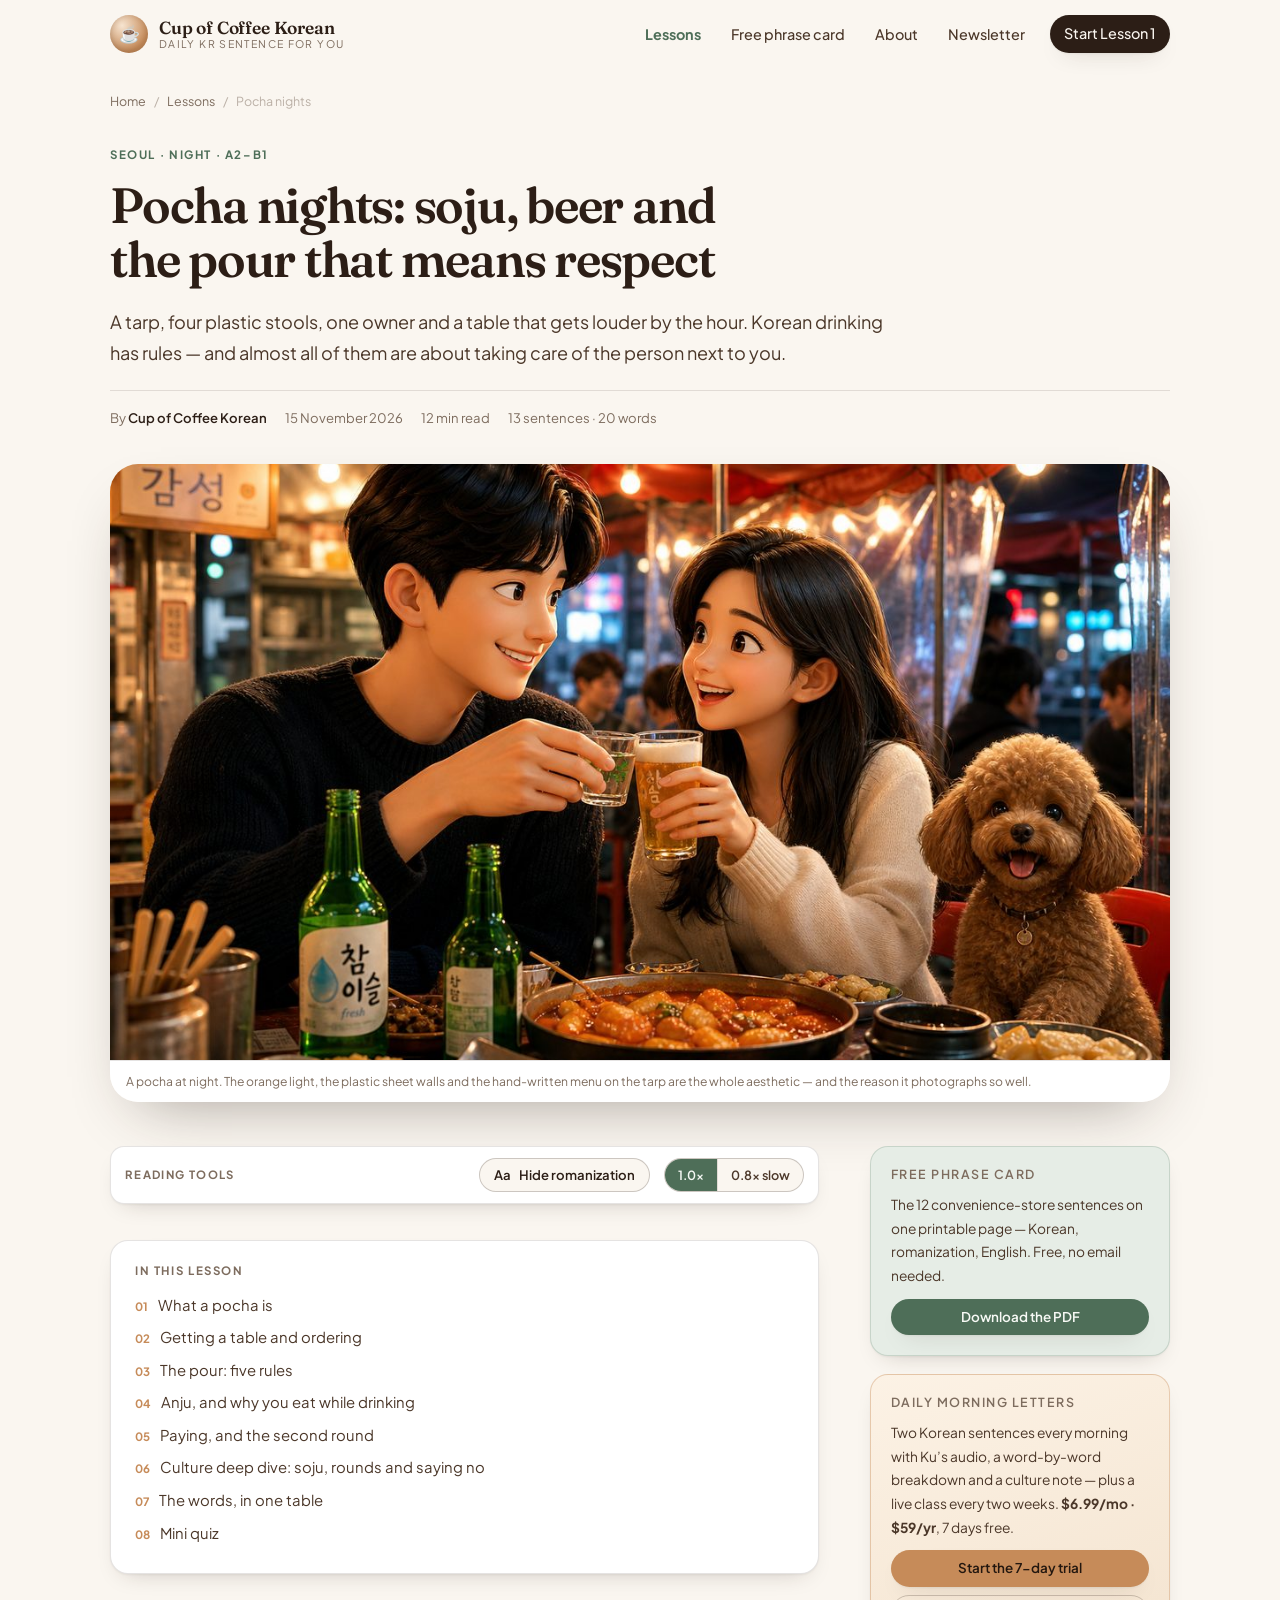
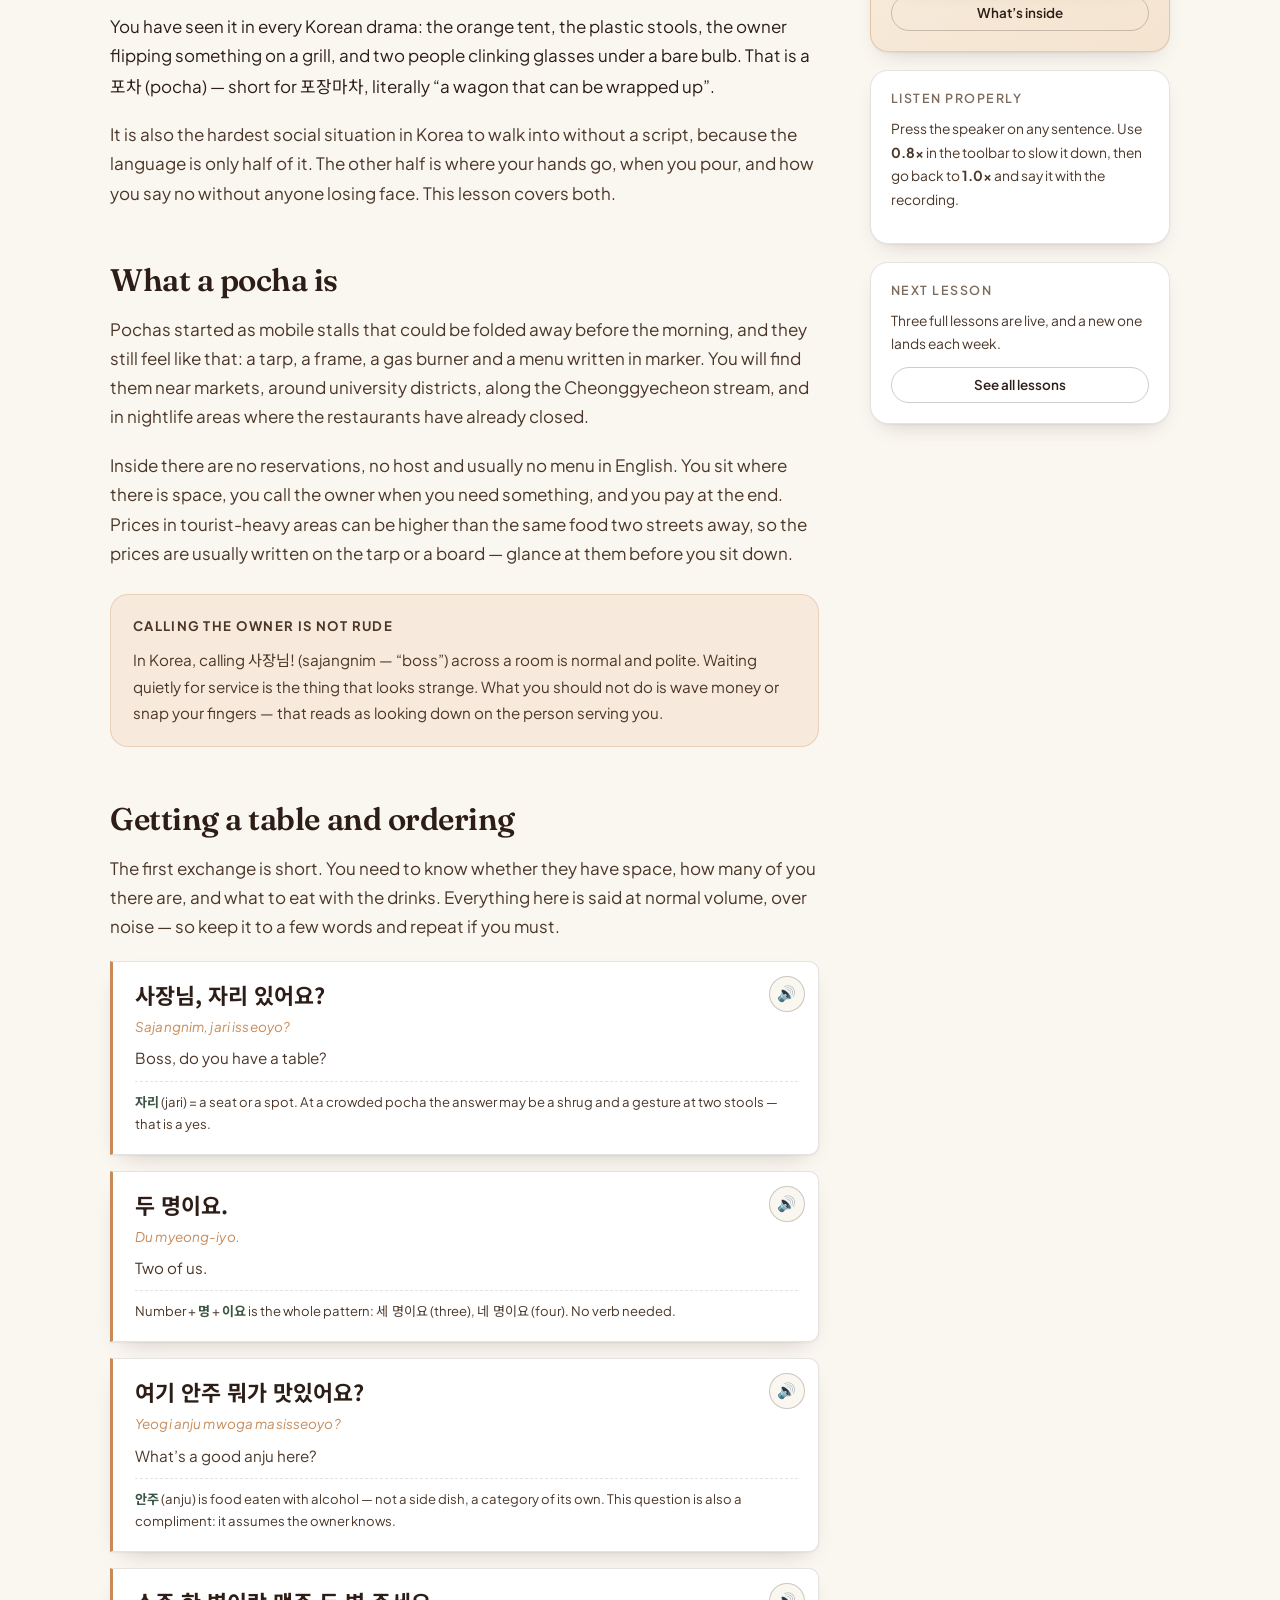
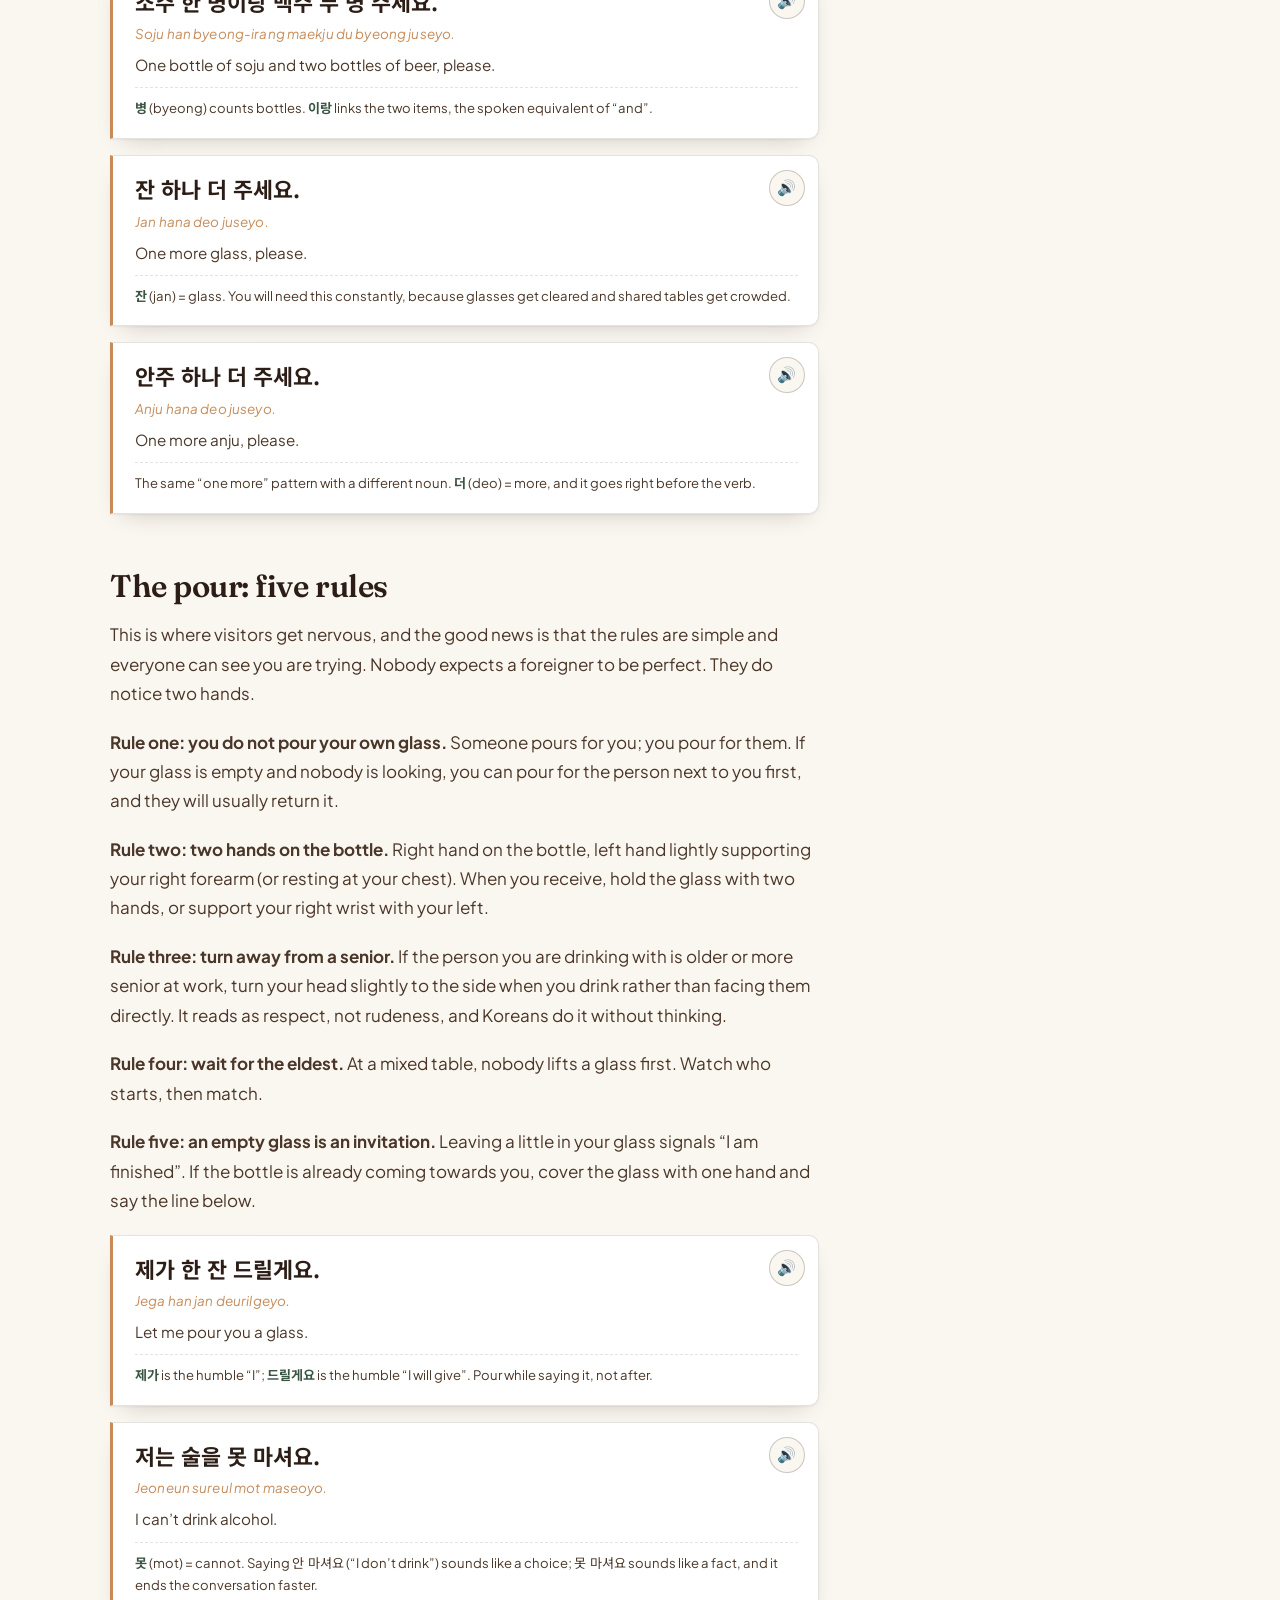
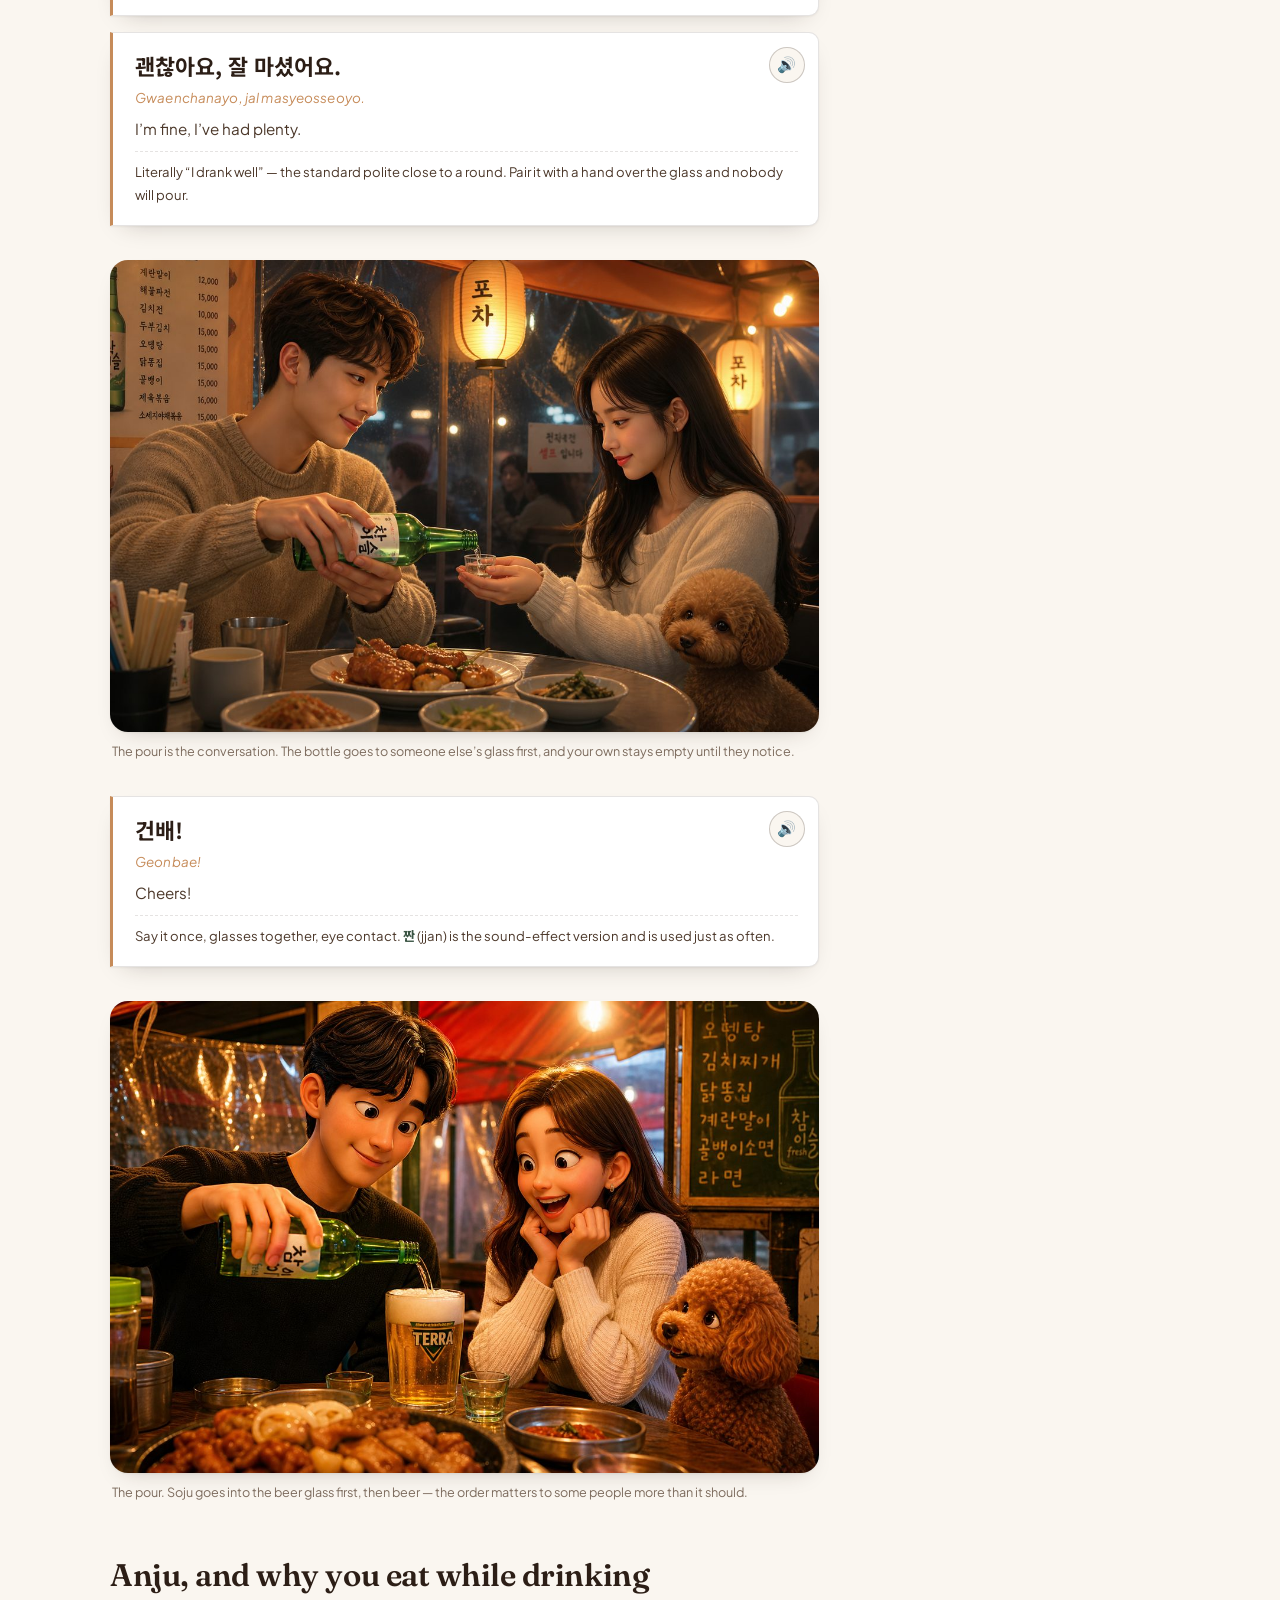
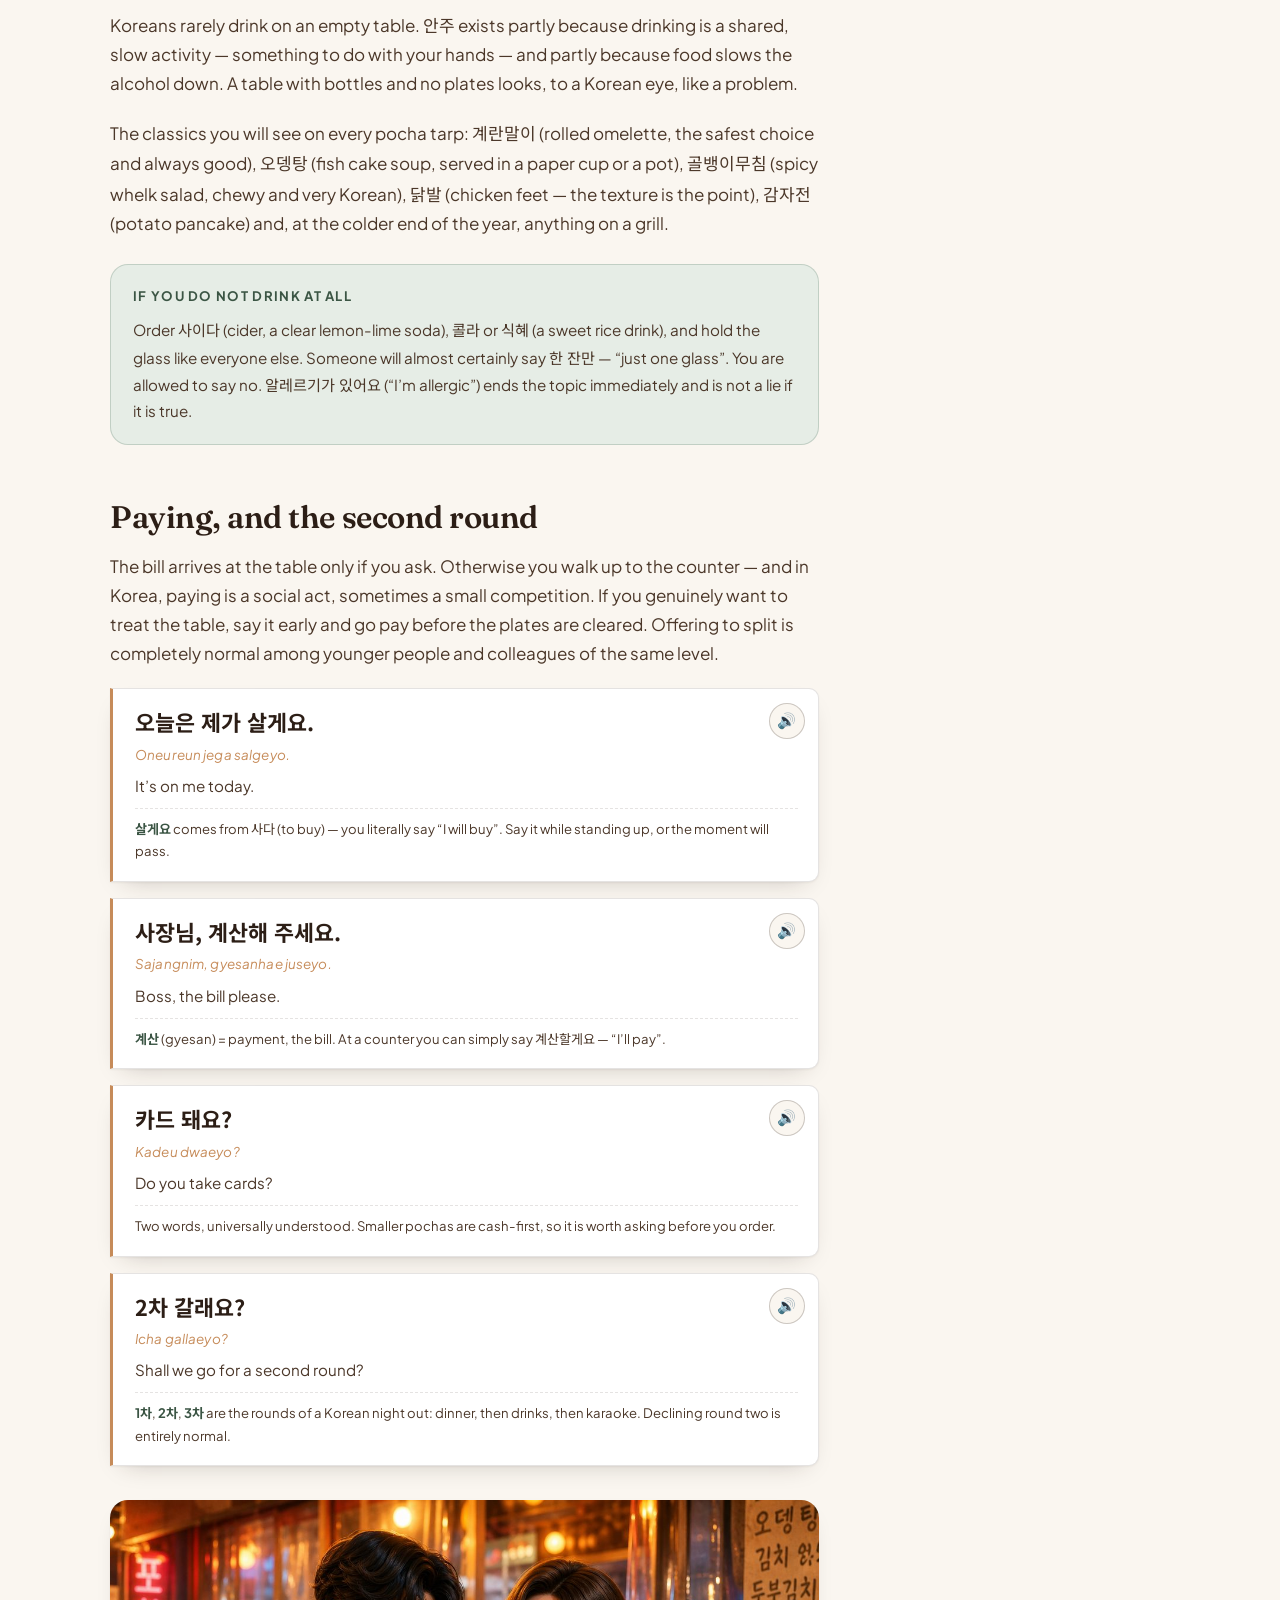
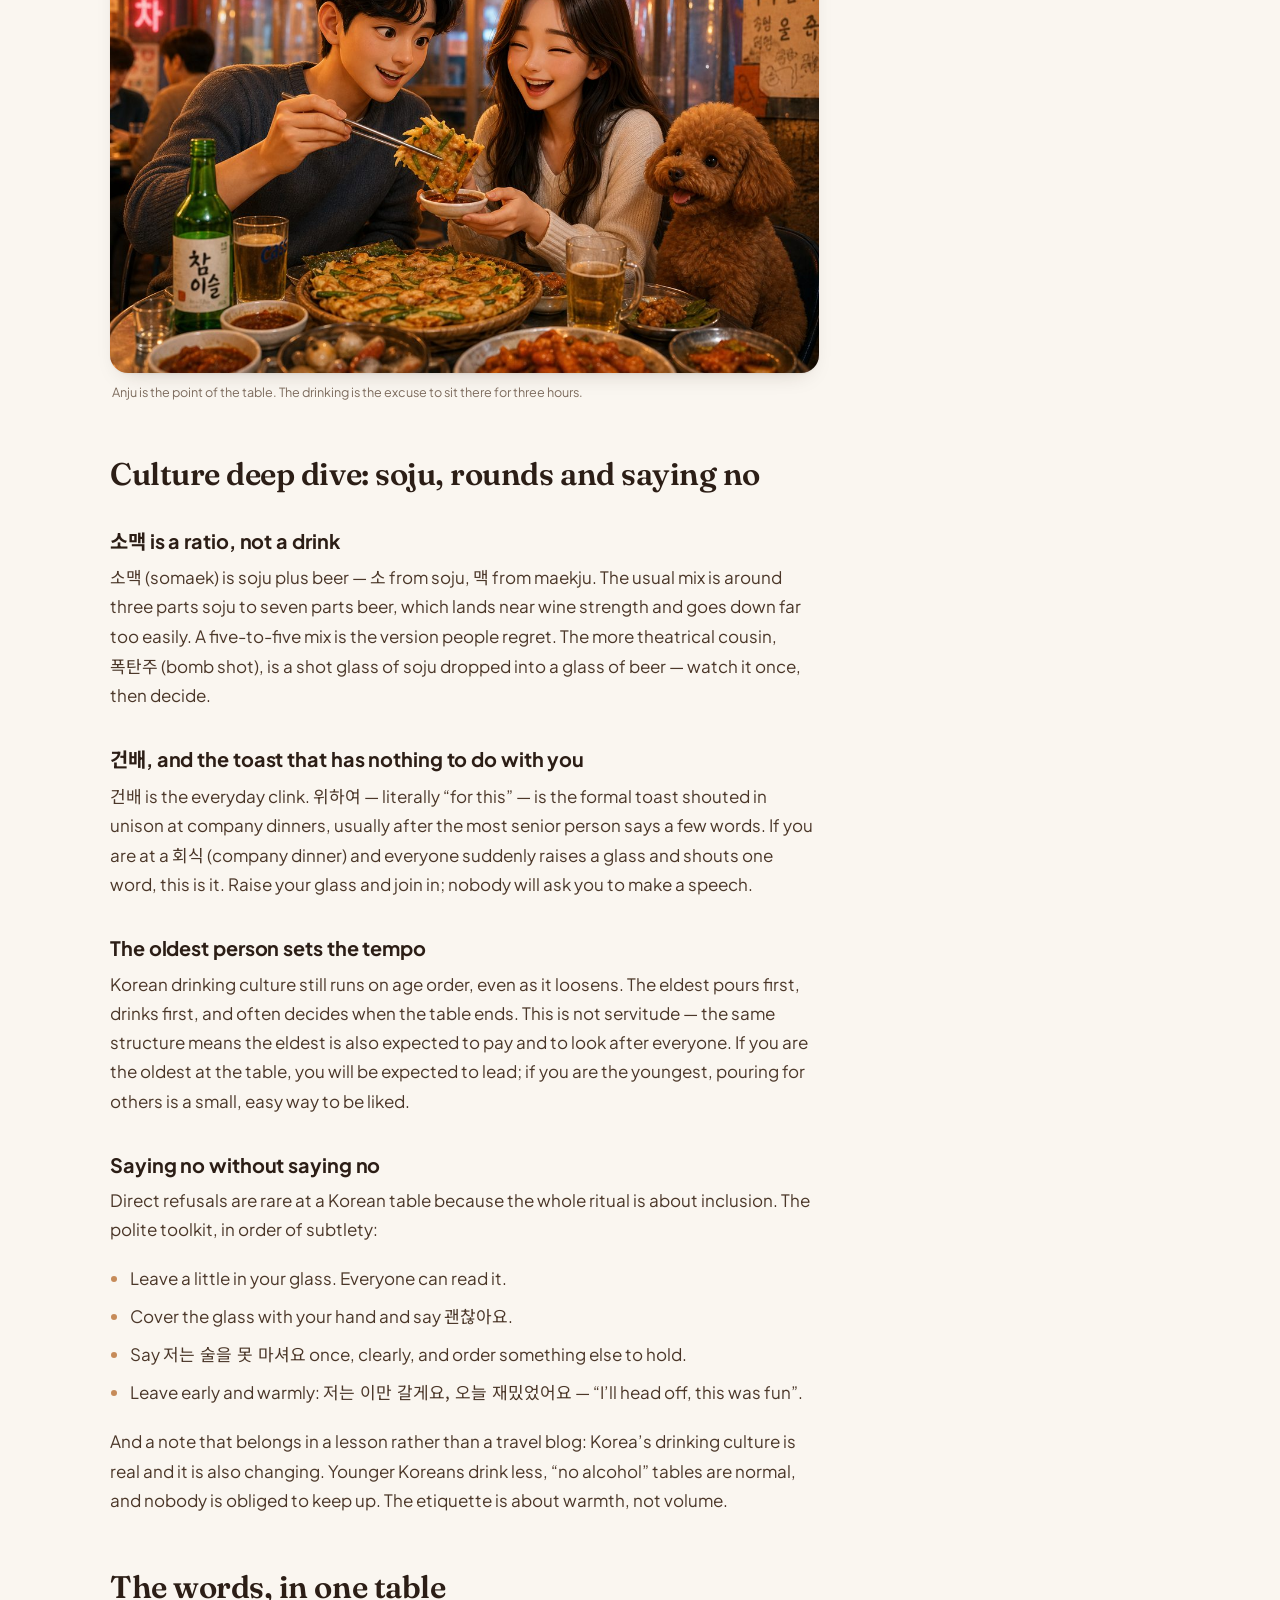
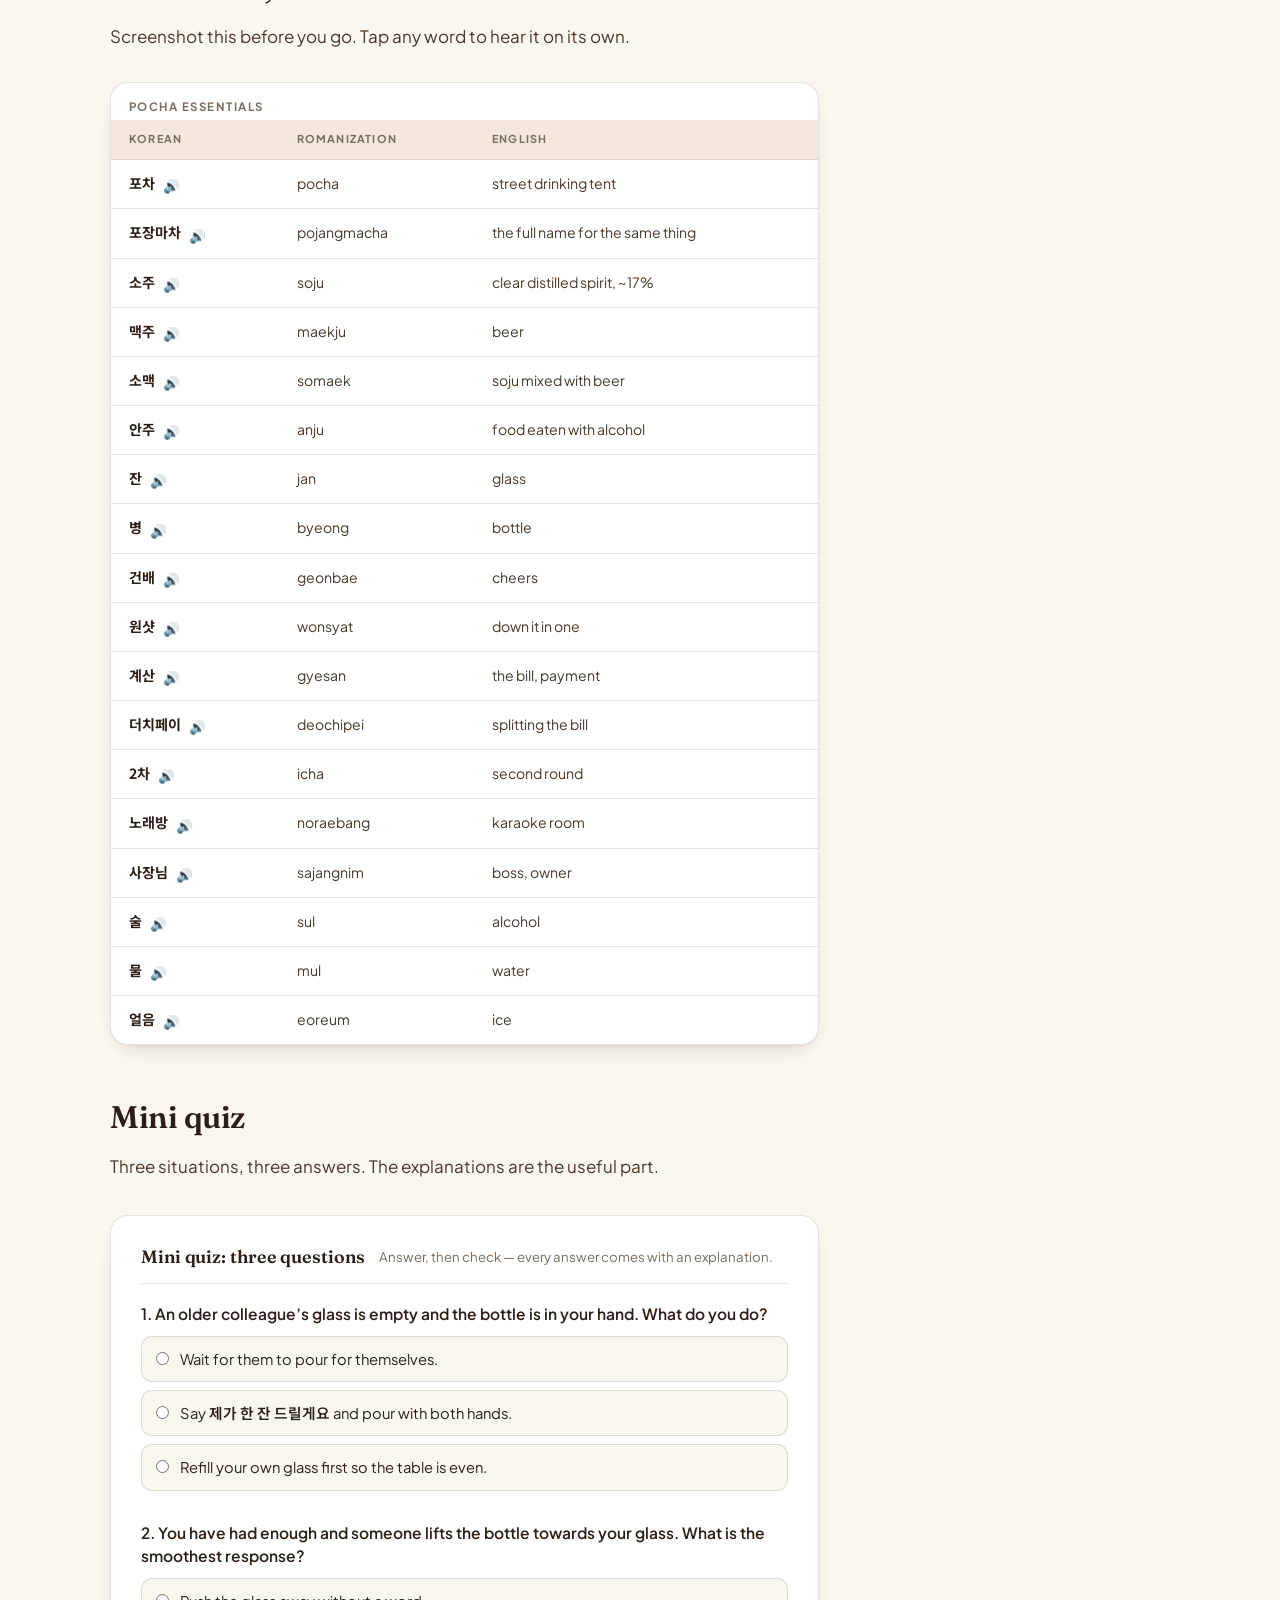
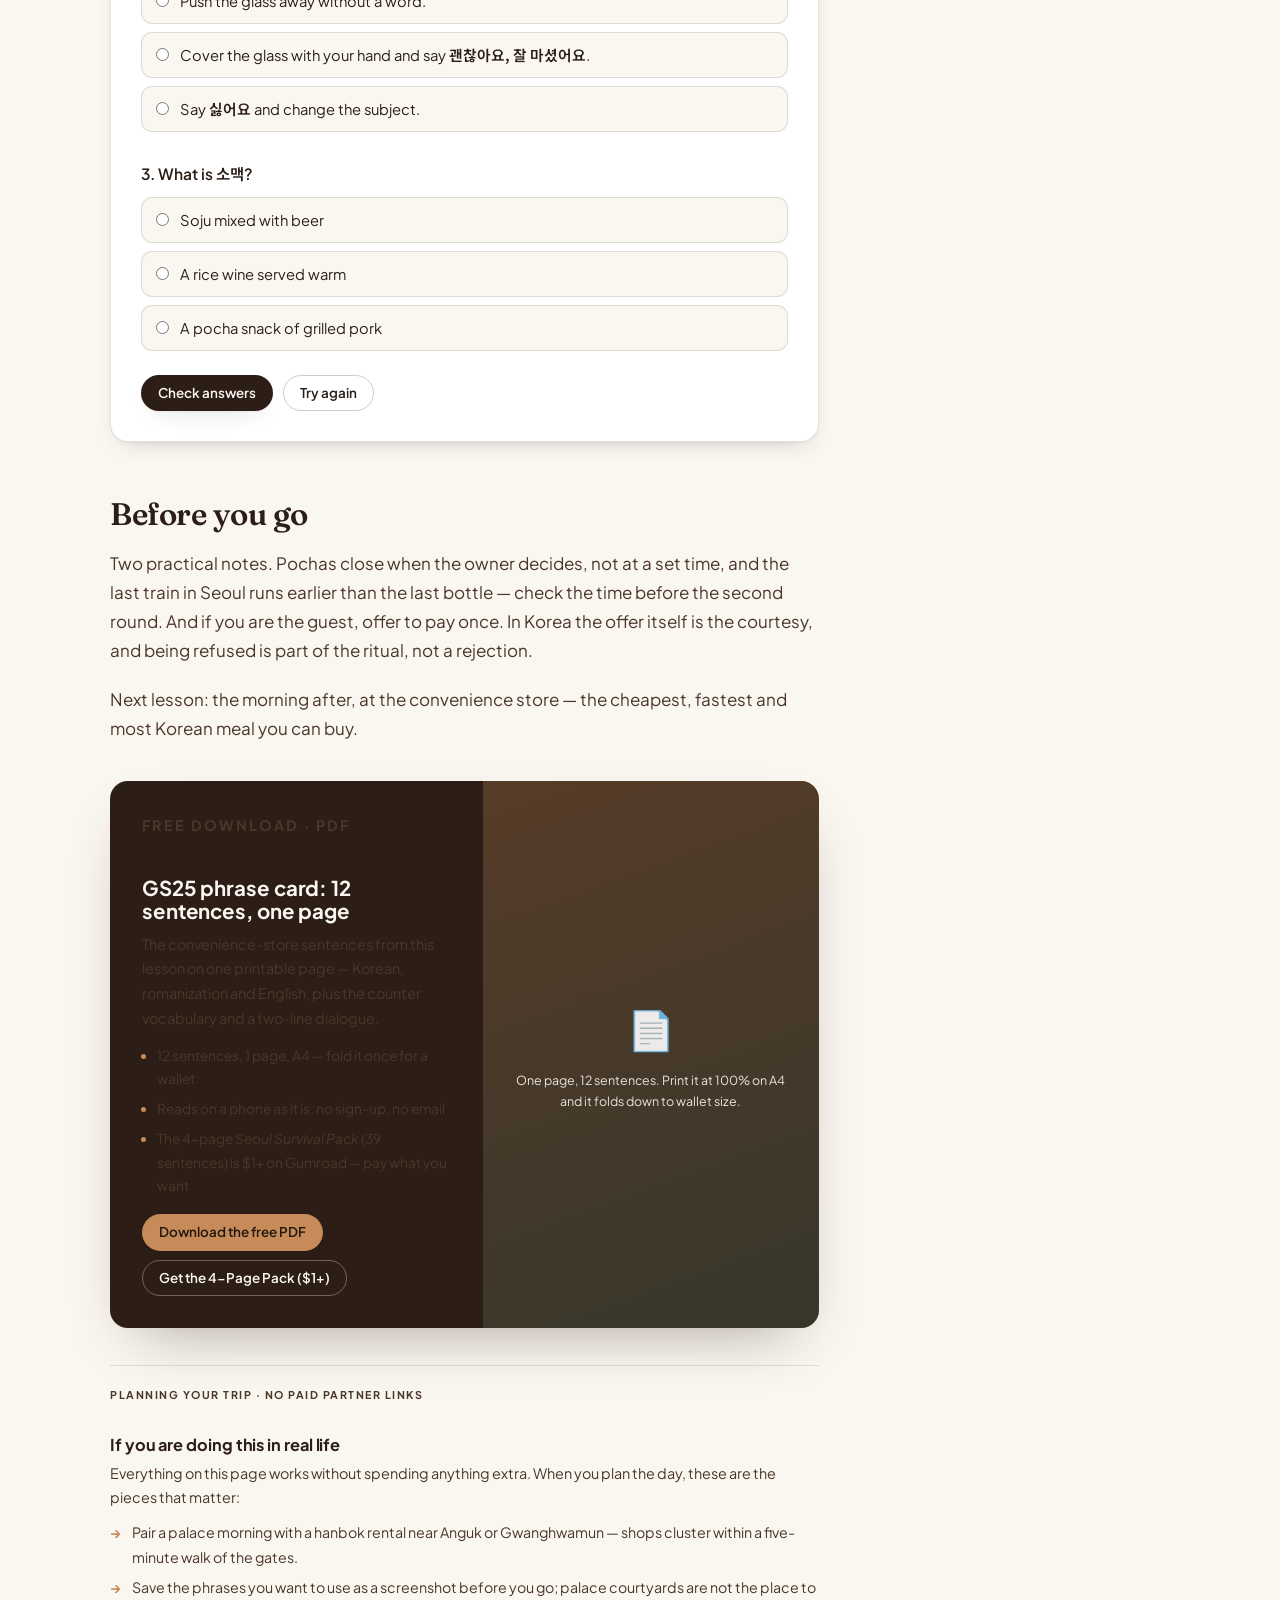
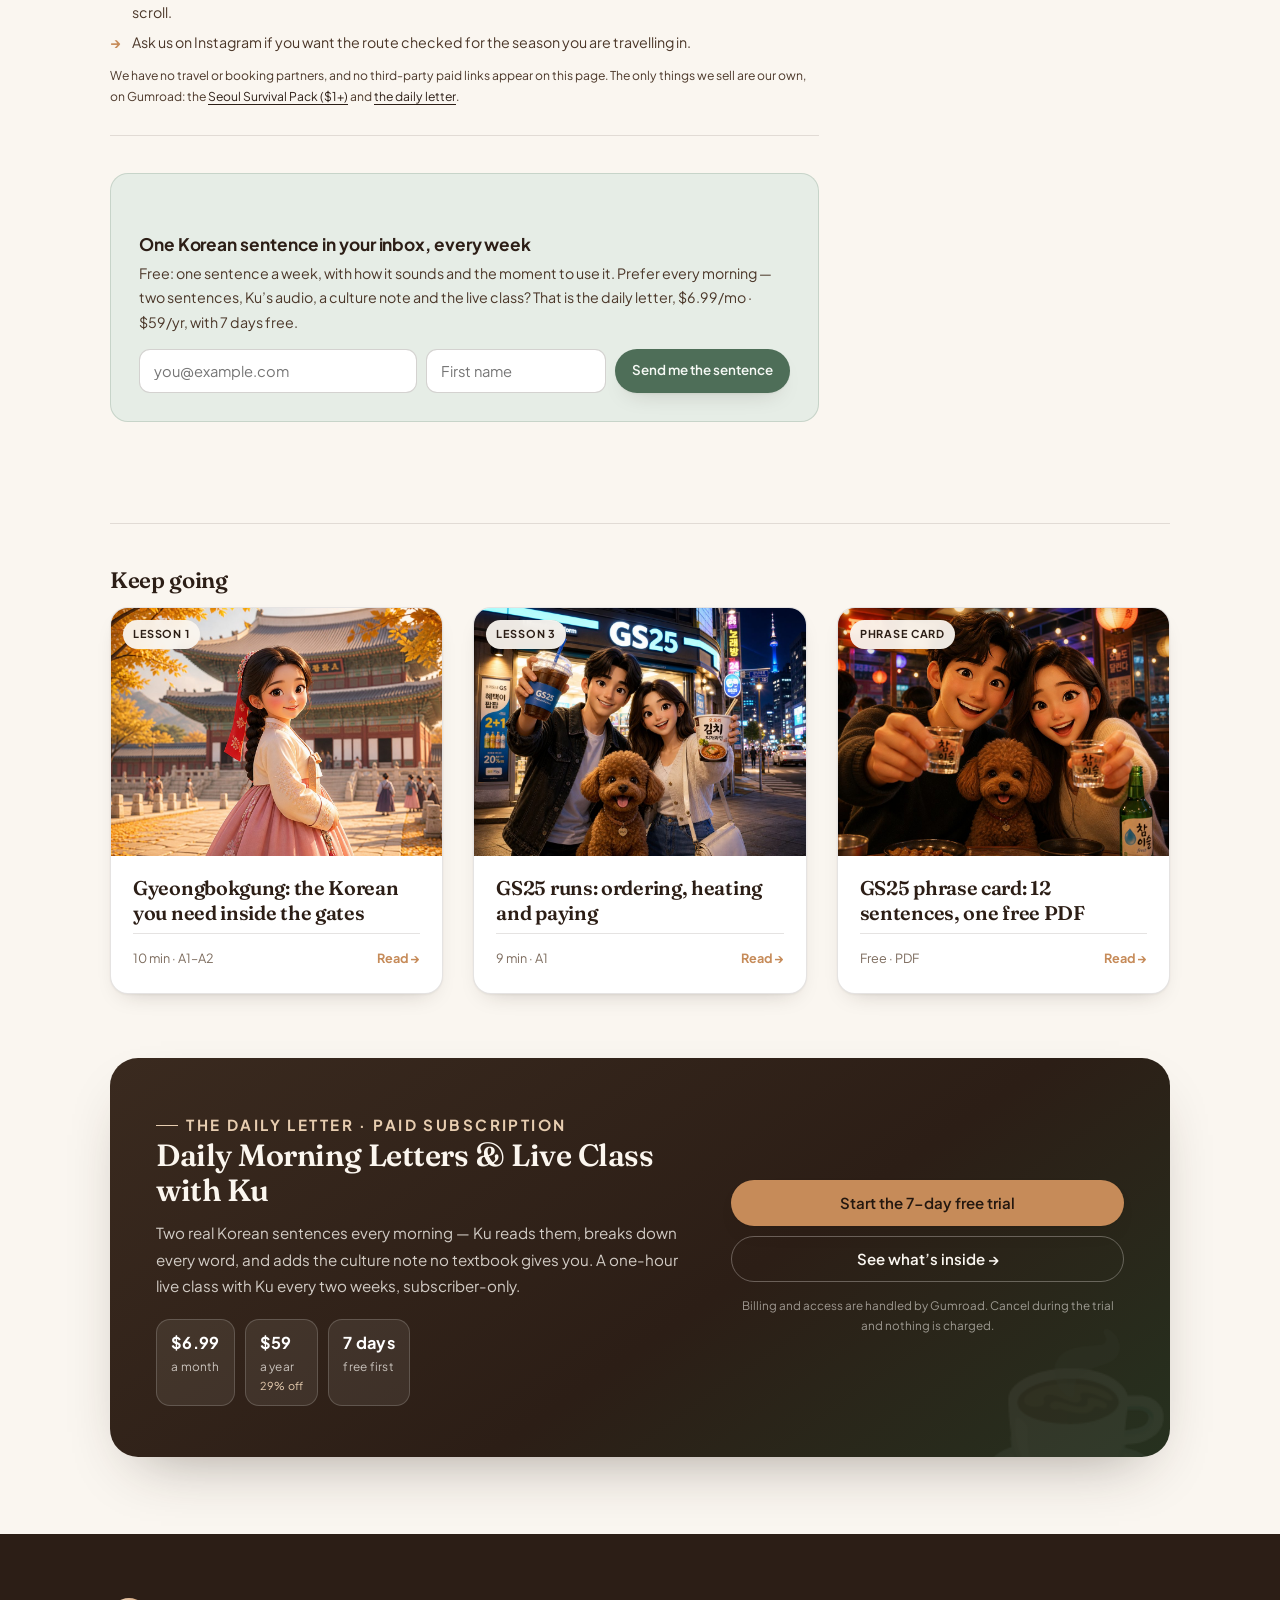
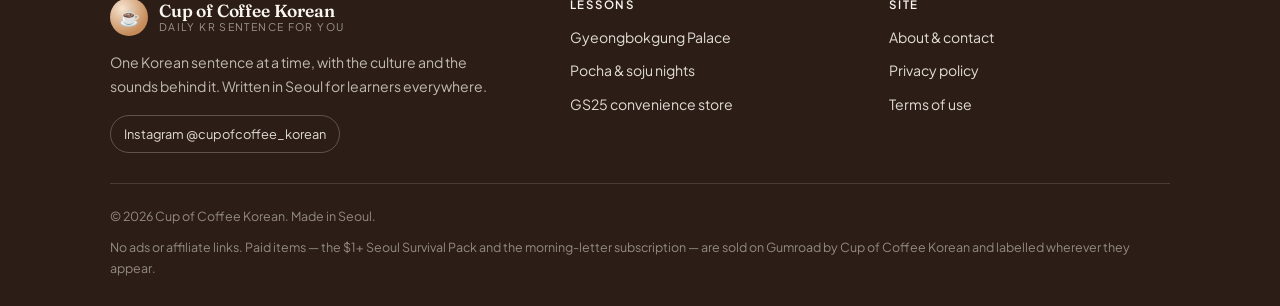
<file: posts/korean-pocha-drinking-culture.html>
<!DOCTYPE html>
<html lang="en">
<head>
<meta charset="utf-8">
<meta name="viewport" content="width=device-width, initial-scale=1">
<title>Pocha nights: how to drink soju and beer in Korea without being rude</title>
<meta name="description" content="Order a round, pour with two hands, refuse politely and settle the bill. 13 Korean sentences for a pocha night, with pronunciation at two speeds, drinking etiquette and a three-question quiz.">
<meta name="theme-color" content="#FAF6F0">
<link rel="canonical" href="https://mountinr-gif.github.io/cupofcoffee-korean/posts/korean-pocha-drinking-culture.html">
<meta property="og:type" content="article">
<meta property="og:site_name" content="Cup of Coffee Korean">
<meta property="og:title" content="Pocha nights: how to drink soju and beer in Korea without being rude">
<meta property="og:description" content="Order a round, pour with two hands, refuse politely and settle the bill. 13 Korean sentences for a pocha night, with pronunciation at two speeds, drinking etiquette and a three-question quiz.">
<meta property="og:url" content="https://mountinr-gif.github.io/cupofcoffee-korean/posts/korean-pocha-drinking-culture.html">
<meta property="og:image" content="https://mountinr-gif.github.io/cupofcoffee-korean/assets/images/pocha-cover.jpg">
<meta property="og:locale" content="en_US">
<meta name="twitter:card" content="summary_large_image">
<meta name="twitter:title" content="Pocha nights: how to drink soju and beer in Korea without being rude">
<meta name="twitter:description" content="Order a round, pour with two hands, refuse politely and settle the bill. 13 Korean sentences for a pocha night, with pronunciation at two speeds, drinking etiquette and a three-question quiz.">
<meta name="twitter:image" content="https://mountinr-gif.github.io/cupofcoffee-korean/assets/images/pocha-cover.jpg">
<link rel="icon" href="data:image/svg+xml,%3Csvg xmlns='http://www.w3.org/2000/svg' viewBox='0 0 100 100'%3E%3Ctext y='0.9em' font-size='88'%3E%E2%98%95%3C/text%3E%3C/svg%3E">
<link rel="preconnect" href="https://fonts.googleapis.com">
<link rel="preconnect" href="https://fonts.gstatic.com" crossorigin>
<link href="https://fonts.googleapis.com/css2?family=Fraunces:ital,opsz,wght@0,9..144,400;0,9..144,600;0,9..144,700;1,9..144,400&family=Plus+Jakarta+Sans:wght@400;500;600;700&family=Noto+Sans+KR:wght@400;500;700&display=swap" rel="stylesheet">
<link rel="stylesheet" href="../assets/css/style.css">
<!-- Google AdSense / Journey by Mediavine: paste the site-verification meta tag and the
     auto-ads <script> here after approval. No advertising scripts are loaded at this time. -->
<!-- Google tag (gtag.js) — Google Analytics 4 for this site, Measurement ID G-FCCHYH2XFX.
     The meta tag below is the Search Console ownership check for
     https://mountinr-gif.github.io/cupofcoffee-korean/ — keep both in every page. -->
<meta name="google-site-verification" content="crvBjlU9FMjzBbKX682d6iHjUCDg16vCziahPQywF88" />
<script async src="https://www.googletagmanager.com/gtag/js?id=G-FCCHYH2XFX"></script>
<script>
  window.dataLayer = window.dataLayer || [];
  function gtag(){dataLayer.push(arguments);}
  gtag('js', new Date());
  gtag('config', 'G-FCCHYH2XFX');
</script>
<script type="application/ld+json">
{
  "@context": "https://schema.org",
  "@graph": [
    {
      "@type": "Article",
      "headline": "Pocha nights: soju, beer and the pour that means respect",
      "description": "Order a round, pour with two hands, refuse politely and settle the bill — 13 Korean sentences for a night at a pocha, with pronunciation, drinking etiquette and a mini quiz.",
      "image": ["https://mountinr-gif.github.io/cupofcoffee-korean/assets/images/pocha-cover.jpg"],
      "datePublished": "2026-11-15",
      "dateModified": "2026-11-15",
      "inLanguage": "en",
      "author": {"@type": "Organization", "name": "Cup of Coffee Korean"},
      "publisher": {"@type": "Organization", "name": "Cup of Coffee Korean"},
      "mainEntityOfPage": {"@type": "WebPage", "@id": "https://mountinr-gif.github.io/cupofcoffee-korean/posts/korean-pocha-drinking-culture.html"}
    },
    {
      "@type": "BreadcrumbList",
      "itemListElement": [
        {"@type": "ListItem", "position": 1, "name": "Home", "item": "https://mountinr-gif.github.io/cupofcoffee-korean/"},
        {"@type": "ListItem", "position": 2, "name": "Lessons", "item": "https://mountinr-gif.github.io/cupofcoffee-korean/index.html#lessons"},
        {"@type": "ListItem", "position": 3, "name": "Pocha nights", "item": "https://mountinr-gif.github.io/cupofcoffee-korean/posts/korean-pocha-drinking-culture.html"}
      ]
    }
  ]
}
</script>
</head><body>
<a class="skip-link" href="#main">Skip to content</a>
<header class="site-header">
  <div class="wrap site-header__inner">
    <a class="brand" href="../index.html">
      <span class="brand__mark" aria-hidden="true">☕</span>
      <span class="brand__text">
        <span class="brand__name">Cup of Coffee Korean</span>
        <span class="brand__tag">Daily KR sentence for you</span>
      </span>
    </a>
    <button class="nav-toggle" type="button" aria-expanded="false" aria-controls="site-nav" aria-label="Open menu">
      <span></span><span></span><span></span>
    </button>
    <nav class="nav" id="site-nav" aria-label="Main">
      <a href="../index.html#lessons" aria-current="page">Lessons</a>
      <a href="../index.html#free">Free phrase card</a>
      <a href="../about.html">About</a>
      <a href="../index.html#newsletter">Newsletter</a>
      <span class="nav__cta"><a class="btn btn--sm" href="../posts/gyeongbokgung-palace-korean.html">Start Lesson 1</a></span>
    </nav>
  </div>
</header>
<main id="main"><article class="article">
  <div class="wrap">
    <nav class="breadcrumb" aria-label="Breadcrumb">
      <a href="../index.html">Home</a> <span>/</span>
      <a href="../index.html#lessons">Lessons</a> <span>/</span>
      <span aria-current="page">Pocha nights</span>
    </nav>
    <header class="article-head">
      <p class="article-head__cat">Seoul &middot; Night &middot; A2&ndash;B1</p>
      <h1>Pocha nights: soju, beer and the pour that means respect</h1>
      <p class="article-head__sub">A tarp, four plastic stools, one owner and a table that gets louder by the hour. Korean drinking has rules &mdash; and almost all of them are about taking care of the person next to you.</p>
      <div class="article-meta">
        <span>By <strong>Cup of Coffee Korean</strong></span>
        <span>15 November 2026</span>
        <span>12 min read</span>
        <span>13 sentences &middot; 20 words</span>
      </div>
    </header>
    <figure class="article-hero">
      <img src="../assets/images/pocha-cover.jpg" alt="A couple holding glasses of beer and soju under the orange lights of a night pocha" width="1200" height="800">
      <figcaption>A pocha at night. The orange light, the plastic sheet walls and the hand-written menu on the tarp are the whole aesthetic &mdash; and the reason it photographs so well.</figcaption>
    </figure>
    <div class="article-layout">
      <div>
        <div class="reader-bar" role="group" aria-label="Reading and listening options">
  <span class="reader-bar__label">Reading tools</span>
  <button class="toggle-chip" type="button" data-roman-toggle aria-pressed="false">
    <span aria-hidden="true">Aa</span> <span data-roman-label>Hide romanization</span>
  </button>
  <div class="speed-group" role="group" aria-label="Pronunciation speed">
    <button type="button" data-speed="1" aria-pressed="true">1.0&times;</button>
    <button type="button" data-speed="0.8" aria-pressed="false">0.8&times; slow</button>
  </div>
</div>
        <nav class="toc" aria-label="In this lesson">
  <p class="toc__title">In this lesson</p>
  <ol>
    <li><a href="#what">What a pocha is</a></li>
    <li><a href="#table">Getting a table and ordering</a></li>
    <li><a href="#pour">The pour: five rules</a></li>
    <li><a href="#anju">Anju, and why you eat while drinking</a></li>
    <li><a href="#bill">Paying, and the second round</a></li>
    <li><a href="#deep-dive">Culture deep dive: soju, rounds and saying no</a></li>
    <li><a href="#words">The words, in one table</a></li>
    <li><a href="#quiz">Mini quiz</a></li>
  </ol>
</nav>
        <div class="prose">
<p>You have seen it in every Korean drama: the orange tent, the plastic stools, the owner flipping something on a grill, and two people clinking glasses under a bare bulb. That is a <span lang="ko">포차</span> (pocha) &mdash; short for <span lang="ko">포장마차</span>, literally &ldquo;a wagon that can be wrapped up&rdquo;.</p>

<p>It is also the hardest social situation in Korea to walk into without a script, because the language is only half of it. The other half is where your hands go, when you pour, and how you say no without anyone losing face. This lesson covers both.</p>

<h2 id="what">What a pocha is</h2>

<p>Pochas started as mobile stalls that could be folded away before the morning, and they still feel like that: a tarp, a frame, a gas burner and a menu written in marker. You will find them near markets, around university districts, along the Cheonggyecheon stream, and in nightlife areas where the restaurants have already closed.</p>

<p>Inside there are no reservations, no host and usually no menu in English. You sit where there is space, you call the owner when you need something, and you pay at the end. Prices in tourist-heavy areas can be higher than the same food two streets away, so the prices are usually written on the tarp or a board &mdash; glance at them before you sit down.</p>

<div class="callout">
  <p class="callout__title">Calling the owner is not rude</p>
  <p>In Korea, calling <span lang="ko">사장님!</span> (sajangnim &mdash; &ldquo;boss&rdquo;) across a room is normal and polite. Waiting quietly for service is the thing that looks strange. What you should not do is wave money or snap your fingers &mdash; that reads as looking down on the person serving you.</p>
</div>

<h2 id="table">Getting a table and ordering</h2>

<p>The first exchange is short. You need to know whether they have space, how many of you there are, and what to eat with the drinks. Everything here is said at normal volume, over noise &mdash; so keep it to a few words and repeat if you must.</p>

<figure class="phrase">
  <div class="phrase__korean" lang="ko">사장님, 자리 있어요?</div>
  <div class="phrase__roman">Sajangnim, jari isseoyo?</div>
  <p class="phrase__english">Boss, do you have a table?</p>
  <p class="phrase__note"><strong>자리</strong> (jari) = a seat or a spot. At a crowded pocha the answer may be a shrug and a gesture at two stools &mdash; that is a yes.</p>
  <button class="phrase__speak" type="button" aria-label="Play pronunciation of this sentence" aria-pressed="false" title="Hear it in Korean" data-audio="../assets/audio/l2-01.mp3">&#128266;</button>
</figure>

<figure class="phrase">
  <div class="phrase__korean" lang="ko">두 명이요.</div>
  <div class="phrase__roman">Du myeong-iyo.</div>
  <p class="phrase__english">Two of us.</p>
  <p class="phrase__note">Number + <strong>명</strong> + <strong>이요</strong> is the whole pattern: <span lang="ko">세 명이요</span> (three), <span lang="ko">네 명이요</span> (four). No verb needed.</p>
  <button class="phrase__speak" type="button" aria-label="Play pronunciation of this sentence" aria-pressed="false" title="Hear it in Korean" data-audio="../assets/audio/l2-02.mp3">&#128266;</button>
</figure>

<figure class="phrase">
  <div class="phrase__korean" lang="ko">여기 안주 뭐가 맛있어요?</div>
  <div class="phrase__roman">Yeogi anju mwoga masisseoyo?</div>
  <p class="phrase__english">What&rsquo;s a good anju here?</p>
  <p class="phrase__note"><strong>안주</strong> (anju) is food eaten with alcohol &mdash; not a side dish, a category of its own. This question is also a compliment: it assumes the owner knows.</p>
  <button class="phrase__speak" type="button" aria-label="Play pronunciation of this sentence" aria-pressed="false" title="Hear it in Korean" data-audio="../assets/audio/l2-03.mp3">&#128266;</button>
</figure>

<figure class="phrase">
  <div class="phrase__korean" lang="ko">소주 한 병이랑 맥주 두 병 주세요.</div>
  <div class="phrase__roman">Soju han byeong-irang maekju du byeong juseyo.</div>
  <p class="phrase__english">One bottle of soju and two bottles of beer, please.</p>
  <p class="phrase__note"><strong>병</strong> (byeong) counts bottles. <strong>이랑</strong> links the two items, the spoken equivalent of &ldquo;and&rdquo;.</p>
  <button class="phrase__speak" type="button" aria-label="Play pronunciation of this sentence" aria-pressed="false" title="Hear it in Korean" data-audio="../assets/audio/l2-04.mp3">&#128266;</button>
</figure>

<figure class="phrase">
  <div class="phrase__korean" lang="ko">잔 하나 더 주세요.</div>
  <div class="phrase__roman">Jan hana deo juseyo.</div>
  <p class="phrase__english">One more glass, please.</p>
  <p class="phrase__note"><strong>잔</strong> (jan) = glass. You will need this constantly, because glasses get cleared and shared tables get crowded.</p>
  <button class="phrase__speak" type="button" aria-label="Play pronunciation of this sentence" aria-pressed="false" title="Hear it in Korean" data-audio="../assets/audio/l2-05.mp3">&#128266;</button>
</figure>

<figure class="phrase">
  <div class="phrase__korean" lang="ko">안주 하나 더 주세요.</div>
  <div class="phrase__roman">Anju hana deo juseyo.</div>
  <p class="phrase__english">One more anju, please.</p>
  <p class="phrase__note">The same &ldquo;one more&rdquo; pattern with a different noun. <strong>더</strong> (deo) = more, and it goes right before the verb.</p>
  <button class="phrase__speak" type="button" aria-label="Play pronunciation of this sentence" aria-pressed="false" title="Hear it in Korean" data-audio="../assets/audio/l2-06.mp3">&#128266;</button>
</figure>

<!-- AD SLOT 1 (in-article, responsive) — insert the AdSense / Journey in-article unit here after
     approval. Placed after the ordering section so the etiquette section that follows reads
     without an interruption. No ad script is loaded at this time. -->

<h2 id="pour">The pour: five rules</h2>

<p>This is where visitors get nervous, and the good news is that the rules are simple and everyone can see you are trying. Nobody expects a foreigner to be perfect. They do notice two hands.</p>

<p><strong>Rule one: you do not pour your own glass.</strong> Someone pours for you; you pour for them. If your glass is empty and nobody is looking, you can pour for the person next to you first, and they will usually return it.</p>

<p><strong>Rule two: two hands on the bottle.</strong> Right hand on the bottle, left hand lightly supporting your right forearm (or resting at your chest). When you receive, hold the glass with two hands, or support your right wrist with your left.</p>

<p><strong>Rule three: turn away from a senior.</strong> If the person you are drinking with is older or more senior at work, turn your head slightly to the side when you drink rather than facing them directly. It reads as respect, not rudeness, and Koreans do it without thinking.</p>

<p><strong>Rule four: wait for the eldest.</strong> At a mixed table, nobody lifts a glass first. Watch who starts, then match.</p>

<p><strong>Rule five: an empty glass is an invitation.</strong> Leaving a little in your glass signals &ldquo;I am finished&rdquo;. If the bottle is already coming towards you, cover the glass with one hand and say the line below.</p>

<figure class="phrase">
  <div class="phrase__korean" lang="ko">제가 한 잔 드릴게요.</div>
  <div class="phrase__roman">Jega han jan deurilgeyo.</div>
  <p class="phrase__english">Let me pour you a glass.</p>
  <p class="phrase__note"><strong>제가</strong> is the humble &ldquo;I&rdquo;; <strong>드릴게요</strong> is the humble &ldquo;I will give&rdquo;. Pour while saying it, not after.</p>
  <button class="phrase__speak" type="button" aria-label="Play pronunciation of this sentence" aria-pressed="false" title="Hear it in Korean" data-audio="../assets/audio/l2-07.mp3">&#128266;</button>
</figure>
<figure class="phrase">
  <div class="phrase__korean" lang="ko">저는 술을 못 마셔요.</div>
  <div class="phrase__roman">Jeoneun sureul mot maseoyo.</div>
  <p class="phrase__english">I can&rsquo;t drink alcohol.</p>
  <p class="phrase__note"><strong>못</strong> (mot) = cannot. Saying <span lang="ko">안 마셔요</span> (&ldquo;I don&rsquo;t drink&rdquo;) sounds like a choice; <span lang="ko">못 마셔요</span> sounds like a fact, and it ends the conversation faster.</p>
  <button class="phrase__speak" type="button" aria-label="Play pronunciation of this sentence" aria-pressed="false" title="Hear it in Korean" data-audio="../assets/audio/l2-08.mp3">&#128266;</button>
</figure>

<figure class="phrase">
  <div class="phrase__korean" lang="ko">괜찮아요, 잘 마셨어요.</div>
  <div class="phrase__roman">Gwaenchanayo, jal masyeosseoyo.</div>
  <p class="phrase__english">I&rsquo;m fine, I&rsquo;ve had plenty.</p>
  <p class="phrase__note">Literally &ldquo;I drank well&rdquo; &mdash; the standard polite close to a round. Pair it with a hand over the glass and nobody will pour.</p>
  <button class="phrase__speak" type="button" aria-label="Play pronunciation of this sentence" aria-pressed="false" title="Hear it in Korean" data-audio="../assets/audio/l2-09.mp3">&#128266;</button>
</figure>

<figure class="article-figure">
  <img src="../assets/images/pocha-manners.jpg" alt="A man offering a glass across a pocha table to a woman" loading="lazy" decoding="async" width="1200" height="800">
  <figcaption>The pour is the conversation. The bottle goes to someone else&rsquo;s glass first, and your own stays empty until they notice.</figcaption>
</figure>

<figure class="phrase">
  <div class="phrase__korean" lang="ko">건배!</div>
  <div class="phrase__roman">Geonbae!</div>
  <p class="phrase__english">Cheers!</p>
  <p class="phrase__note">Say it once, glasses together, eye contact. <strong>짠</strong> (jjan) is the sound-effect version and is used just as often.</p>
  <button class="phrase__speak" type="button" aria-label="Play pronunciation of this sentence" aria-pressed="false" title="Hear it in Korean" data-audio="../assets/audio/l2-10.mp3">&#128266;</button>
</figure>

<figure class="article-figure">
  <img src="../assets/images/pocha-somaek.jpg" alt="A man pouring soju into a beer glass at a pocha table" loading="lazy" decoding="async" width="1200" height="800">
  <figcaption>The pour. Soju goes into the beer glass first, then beer &mdash; the order matters to some people more than it should.</figcaption>
</figure>

<h2 id="anju">Anju, and why you eat while drinking</h2>

<p>Koreans rarely drink on an empty table. <span lang="ko">안주</span> exists partly because drinking is a shared, slow activity &mdash; something to do with your hands &mdash; and partly because food slows the alcohol down. A table with bottles and no plates looks, to a Korean eye, like a problem.</p>

<p>The classics you will see on every pocha tarp: <span lang="ko">계란말이</span> (rolled omelette, the safest choice and always good), <span lang="ko">오뎅탕</span> (fish cake soup, served in a paper cup or a pot), <span lang="ko">골뱅이무침</span> (spicy whelk salad, chewy and very Korean), <span lang="ko">닭발</span> (chicken feet &mdash; the texture is the point), <span lang="ko">감자전</span> (potato pancake) and, at the colder end of the year, anything on a grill.</p>

<div class="callout callout--sage">
  <p class="callout__title">If you do not drink at all</p>
  <p>Order <span lang="ko">사이다</span> (cider, a clear lemon-lime soda), <span lang="ko">콜라</span> or <span lang="ko">식혜</span> (a sweet rice drink), and hold the glass like everyone else. Someone will almost certainly say <span lang="ko">한 잔만</span> &mdash; &ldquo;just one glass&rdquo;. You are allowed to say no. <span lang="ko">알레르기가 있어요</span> (&ldquo;I&rsquo;m allergic&rdquo;) ends the topic immediately and is not a lie if it is true.</p>
</div>

<h2 id="bill">Paying, and the second round</h2>

<p>The bill arrives at the table only if you ask. Otherwise you walk up to the counter &mdash; and in Korea, paying is a social act, sometimes a small competition. If you genuinely want to treat the table, say it early and go pay before the plates are cleared. Offering to split is completely normal among younger people and colleagues of the same level.</p>

<figure class="phrase">
  <div class="phrase__korean" lang="ko">오늘은 제가 살게요.</div>
  <div class="phrase__roman">Oneureun jega salgeyo.</div>
  <p class="phrase__english">It&rsquo;s on me today.</p>
  <p class="phrase__note"><strong>살게요</strong> comes from <span lang="ko">사다</span> (to buy) &mdash; you literally say &ldquo;I will buy&rdquo;. Say it while standing up, or the moment will pass.</p>
  <button class="phrase__speak" type="button" aria-label="Play pronunciation of this sentence" aria-pressed="false" title="Hear it in Korean" data-audio="../assets/audio/l2-11.mp3">&#128266;</button>
</figure>

<figure class="phrase">
  <div class="phrase__korean" lang="ko">사장님, 계산해 주세요.</div>
  <div class="phrase__roman">Sajangnim, gyesanhae juseyo.</div>
  <p class="phrase__english">Boss, the bill please.</p>
  <p class="phrase__note"><strong>계산</strong> (gyesan) = payment, the bill. At a counter you can simply say <span lang="ko">계산할게요</span> &mdash; &ldquo;I&rsquo;ll pay&rdquo;.</p>
  <button class="phrase__speak" type="button" aria-label="Play pronunciation of this sentence" aria-pressed="false" title="Hear it in Korean" data-audio="../assets/audio/l2-12.mp3">&#128266;</button>
</figure>

<figure class="phrase">
  <div class="phrase__korean" lang="ko">카드 돼요?</div>
  <div class="phrase__roman">Kadeu dwaeyo?</div>
  <p class="phrase__english">Do you take cards?</p>
  <p class="phrase__note">Two words, universally understood. Smaller pochas are cash-first, so it is worth asking before you order.</p>
  <button class="phrase__speak" type="button" aria-label="Play pronunciation of this sentence" aria-pressed="false" title="Hear it in Korean" data-audio="../assets/audio/l2-13.mp3">&#128266;</button>
</figure>

<figure class="phrase">
  <div class="phrase__korean" lang="ko">2차 갈래요?</div>
  <div class="phrase__roman">Icha gallaeyo?</div>
  <p class="phrase__english">Shall we go for a second round?</p>
  <p class="phrase__note"><strong>1차</strong>, <strong>2차</strong>, <strong>3차</strong> are the rounds of a Korean night out: dinner, then drinks, then karaoke. Declining round two is entirely normal.</p>
  <button class="phrase__speak" type="button" aria-label="Play pronunciation of this sentence" aria-pressed="false" title="Hear it in Korean" data-audio="../assets/audio/l2-14.mp3">&#128266;</button>
</figure>

<figure class="article-figure">
  <img src="../assets/images/pocha-anju.jpg" alt="A couple sharing a spicy anju dish at a pocha with their poodle" loading="lazy" decoding="async" width="1200" height="800">
  <figcaption>Anju is the point of the table. The drinking is the excuse to sit there for three hours.</figcaption>
</figure>

<h2 id="deep-dive">Culture deep dive: soju, rounds and saying no</h2>

<h3>소맥 is a ratio, not a drink</h3>

<p><span lang="ko">소맥</span> (somaek) is soju plus beer &mdash; <span lang="ko">소</span> from soju, <span lang="ko">맥</span> from maekju. The usual mix is around three parts soju to seven parts beer, which lands near wine strength and goes down far too easily. A five-to-five mix is the version people regret. The more theatrical cousin, <span lang="ko">폭탄주</span> (bomb shot), is a shot glass of soju dropped into a glass of beer &mdash; watch it once, then decide.</p>

<h3>건배, and the toast that has nothing to do with you</h3>

<p><span lang="ko">건배</span> is the everyday clink. <span lang="ko">위하여</span> &mdash; literally &ldquo;for this&rdquo; &mdash; is the formal toast shouted in unison at company dinners, usually after the most senior person says a few words. If you are at a <span lang="ko">회식</span> (company dinner) and everyone suddenly raises a glass and shouts one word, this is it. Raise your glass and join in; nobody will ask you to make a speech.</p>

<h3>The oldest person sets the tempo</h3>

<p>Korean drinking culture still runs on age order, even as it loosens. The eldest pours first, drinks first, and often decides when the table ends. This is not servitude &mdash; the same structure means the eldest is also expected to pay and to look after everyone. If you are the oldest at the table, you will be expected to lead; if you are the youngest, pouring for others is a small, easy way to be liked.</p>

<h3>Saying no without saying no</h3>

<p>Direct refusals are rare at a Korean table because the whole ritual is about inclusion. The polite toolkit, in order of subtlety:</p>

<ul>
  <li>Leave a little in your glass. Everyone can read it.</li>
  <li>Cover the glass with your hand and say <span lang="ko">괜찮아요</span>.</li>
  <li>Say <span lang="ko">저는 술을 못 마셔요</span> once, clearly, and order something else to hold.</li>
  <li>Leave early and warmly: <span lang="ko">저는 이만 갈게요, 오늘 재밌었어요</span> &mdash; &ldquo;I&rsquo;ll head off, this was fun&rdquo;.</li>
</ul>

<p>And a note that belongs in a lesson rather than a travel blog: Korea&rsquo;s drinking culture is real and it is also changing. Younger Koreans drink less, &ldquo;no alcohol&rdquo; tables are normal, and nobody is obliged to keep up. The etiquette is about warmth, not volume.</p>

<h2 id="words">The words, in one table</h2>

<p>Screenshot this before you go. Tap any word to hear it on its own.</p>

<div class="vocab-wrap">
  <div class="vocab-scroll">
    <table class="vocab">
      <caption>Pocha essentials</caption>
      <thead><tr><th scope="col">Korean</th><th scope="col">Romanization</th><th scope="col">English</th></tr></thead>
      <tbody>
      <tr><td lang="ko">포차 <button class="vocab-speak" type="button" data-say="포차" data-audio="../assets/audio/v2-01.mp3" aria-label="Play 포차">&#128266;</button></td><td>pocha</td><td>street drinking tent</td></tr>
      <tr><td lang="ko">포장마차 <button class="vocab-speak" type="button" data-say="포장마차" data-audio="../assets/audio/v2-02.mp3" aria-label="Play 포장마차">&#128266;</button></td><td>pojangmacha</td><td>the full name for the same thing</td></tr>
      <tr><td lang="ko">소주 <button class="vocab-speak" type="button" data-say="소주" data-audio="../assets/audio/v2-03.mp3" aria-label="Play 소주">&#128266;</button></td><td>soju</td><td>clear distilled spirit, ~17%</td></tr>
      <tr><td lang="ko">맥주 <button class="vocab-speak" type="button" data-say="맥주" data-audio="../assets/audio/v2-04.mp3" aria-label="Play 맥주">&#128266;</button></td><td>maekju</td><td>beer</td></tr>
      <tr><td lang="ko">소맥 <button class="vocab-speak" type="button" data-say="소맥" data-audio="../assets/audio/v2-05.mp3" aria-label="Play 소맥">&#128266;</button></td><td>somaek</td><td>soju mixed with beer</td></tr>
      <tr><td lang="ko">안주 <button class="vocab-speak" type="button" data-say="안주" data-audio="../assets/audio/v2-06.mp3" aria-label="Play 안주">&#128266;</button></td><td>anju</td><td>food eaten with alcohol</td></tr>
      <tr><td lang="ko">잔 <button class="vocab-speak" type="button" data-say="잔" data-audio="../assets/audio/v2-07.mp3" aria-label="Play 잔">&#128266;</button></td><td>jan</td><td>glass</td></tr>
      <tr><td lang="ko">병 <button class="vocab-speak" type="button" data-say="병" data-audio="../assets/audio/v2-08.mp3" aria-label="Play 병">&#128266;</button></td><td>byeong</td><td>bottle</td></tr>
      <tr><td lang="ko">건배 <button class="vocab-speak" type="button" data-say="건배" data-audio="../assets/audio/v2-09.mp3" aria-label="Play 건배">&#128266;</button></td><td>geonbae</td><td>cheers</td></tr>
      <tr><td lang="ko">원샷 <button class="vocab-speak" type="button" data-say="원샷" data-audio="../assets/audio/v2-10.mp3" aria-label="Play 원샷">&#128266;</button></td><td>wonsyat</td><td>down it in one</td></tr>
      <tr><td lang="ko">계산 <button class="vocab-speak" type="button" data-say="계산" data-audio="../assets/audio/v2-11.mp3" aria-label="Play 계산">&#128266;</button></td><td>gyesan</td><td>the bill, payment</td></tr>
      <tr><td lang="ko">더치페이 <button class="vocab-speak" type="button" data-say="더치페이" data-audio="../assets/audio/v2-12.mp3" aria-label="Play 더치페이">&#128266;</button></td><td>deochipei</td><td>splitting the bill</td></tr>
      <tr><td lang="ko">2차 <button class="vocab-speak" type="button" data-say="2차" data-audio="../assets/audio/v2-13.mp3" aria-label="Play 2차">&#128266;</button></td><td>icha</td><td>second round</td></tr>
      <tr><td lang="ko">노래방 <button class="vocab-speak" type="button" data-say="노래방" data-audio="../assets/audio/v2-14.mp3" aria-label="Play 노래방">&#128266;</button></td><td>noraebang</td><td>karaoke room</td></tr>
      <tr><td lang="ko">사장님 <button class="vocab-speak" type="button" data-say="사장님" data-audio="../assets/audio/v2-15.mp3" aria-label="Play 사장님">&#128266;</button></td><td>sajangnim</td><td>boss, owner</td></tr>
      <tr><td lang="ko">술 <button class="vocab-speak" type="button" data-say="술" data-audio="../assets/audio/v2-16.mp3" aria-label="Play 술">&#128266;</button></td><td>sul</td><td>alcohol</td></tr>
      <tr><td lang="ko">물 <button class="vocab-speak" type="button" data-say="물" data-audio="../assets/audio/v2-17.mp3" aria-label="Play 물">&#128266;</button></td><td>mul</td><td>water</td></tr>
      <tr><td lang="ko">얼음 <button class="vocab-speak" type="button" data-say="얼음" data-audio="../assets/audio/v2-18.mp3" aria-label="Play 얼음">&#128266;</button></td><td>eoreum</td><td>ice</td></tr>
      </tbody>
    </table>
  </div>
</div>

<h2 id="quiz">Mini quiz</h2>

<p>Three situations, three answers. The explanations are the useful part.</p>

<form class="quiz" data-quiz aria-labelledby="pc-title">
  <div class="quiz__head">
    <h3 id="pc-title">Mini quiz: three questions</h3>
    <p>Answer, then check — every answer comes with an explanation.</p>
  </div>
  <fieldset class="quiz__q" data-answer="b" data-explain="You pour for others, never for yourself, and the two-handed pour is the visible part of the respect. Waiting for them to pour alone would quietly mark you as the guest who does not join in.">
    <legend>1. An older colleague&rsquo;s glass is empty and the bottle is in your hand. What do you do?</legend>
    <label class="quiz__option"><input type="radio" name="pc-q1" value="a"><span>Wait for them to pour for themselves.</span></label>
    <label class="quiz__option"><input type="radio" name="pc-q1" value="b"><span>Say <span class="opt-kr">제가 한 잔 드릴게요</span> and pour with both hands.</span></label>
    <label class="quiz__option"><input type="radio" name="pc-q1" value="c"><span>Refill your own glass first so the table is even.</span></label>
    <p class="quiz__feedback" data-quiz-feedback hidden></p>
  </fieldset>
  <fieldset class="quiz__q" data-answer="b" data-explain="A hand over the glass plus &amp;ldquo;I&amp;rsquo;ve had plenty&amp;rdquo; is understood instantly and lets everyone keep face. &lt;span lang=&quot;ko&quot;&gt;싫어요&lt;/span&gt; (&amp;ldquo;I don&amp;rsquo;t like it&amp;rdquo;) is too blunt for the table.">
    <legend>2. You have had enough and someone lifts the bottle towards your glass. What is the smoothest response?</legend>
    <label class="quiz__option"><input type="radio" name="pc-q2" value="a"><span>Push the glass away without a word.</span></label>
    <label class="quiz__option"><input type="radio" name="pc-q2" value="b"><span>Cover the glass with your hand and say <span class="opt-kr">괜찮아요, 잘 마셨어요</span>.</span></label>
    <label class="quiz__option"><input type="radio" name="pc-q2" value="c"><span>Say <span class="opt-kr">싫어요</span> and change the subject.</span></label>
    <p class="quiz__feedback" data-quiz-feedback hidden></p>
  </fieldset>
  <fieldset class="quiz__q" data-answer="a" data-explain="&lt;strong&gt;소&lt;/strong&gt; from &lt;span lang=&quot;ko&quot;&gt;소주&lt;/span&gt; plus &lt;strong&gt;맥&lt;/strong&gt; from &lt;span lang=&quot;ko&quot;&gt;맥주&lt;/span&gt;. The classic ratio is about 3:7 soju to beer.">
    <legend>3. What is <span lang="ko">소맥</span>?</legend>
    <label class="quiz__option"><input type="radio" name="pc-q3" value="a"><span>Soju mixed with beer</span></label>
    <label class="quiz__option"><input type="radio" name="pc-q3" value="b"><span>A rice wine served warm</span></label>
    <label class="quiz__option"><input type="radio" name="pc-q3" value="c"><span>A pocha snack of grilled pork</span></label>
    <p class="quiz__feedback" data-quiz-feedback hidden></p>
  </fieldset>
  <div class="quiz__actions">
    <button class="btn btn--sm" type="submit" data-quiz-submit>Check answers</button>
    <button class="btn btn--sm btn--ghost" type="button" data-quiz-reset>Try again</button>
    <p class="quiz__score" data-quiz-score hidden></p>
  </div>
</form>

<h2>Before you go</h2>

<p>Two practical notes. Pochas close when the owner decides, not at a set time, and the last train in Seoul runs earlier than the last bottle &mdash; check the time before the second round. And if you are the guest, offer to pay once. In Korea the offer itself is the courtesy, and being refused is part of the ritual, not a rejection.</p>

<p>Next lesson: the morning after, at the convenience store &mdash; the cheapest, fastest and most Korean meal you can buy.</p>

<aside class="product-card" aria-label="Free phrase card download">
  <div class="product-card__body">
    <p class="product-card__label">Free download &middot; PDF</p>
    <h3>GS25 phrase card: 12 sentences, one page</h3>
    <p>The convenience-store sentences from this lesson on one printable page &mdash; Korean, romanization and English, plus the counter vocabulary and a two-line dialogue.</p>
    <ul>
      <li>12 sentences, 1 page, A4 &mdash; fold it once for a wallet</li>
      <li>Reads on a phone as it is; no sign-up, no email</li>
      <li>The 4-page <em>Seoul Survival Pack</em> (39 sentences) is $1+ on Gumroad &mdash; pay what you want</li>
    </ul>
    <div class="product-card__actions">
      <a class="btn btn--sm" href="../assets/downloads/cupofcoffee-gs25-phrase-card.pdf" download>Download the free PDF</a>
      <a class="btn btn--sm btn--ghost" href="https://coffeekorean.gumroad.com/l/seoul-survival-pack" target="_blank" rel="noopener">Get the 4-Page Pack ($1+)</a>
    </div>
  </div>
  <div class="product-card__aside">
    <div>
      <span aria-hidden="true">&#128196;</span>
      One page, 12 sentences. Print it at 100% on A4 and it folds down to wallet size.
    </div>
  </div>
</aside>

<aside class="affiliate" aria-label="Planning tips">
  <p class="affiliate__label">Planning your trip &middot; no paid partner links</p>
  <h3>If you are doing this in real life</h3>
  <p>Everything on this page works without spending anything extra. When you plan the day, these are the pieces that matter:</p>
  <ul>
    <li>Pair a palace morning with a hanbok rental near Anguk or Gwanghwamun — shops cluster within a five-minute walk of the gates.</li>
    <li>Save the phrases you want to use as a screenshot before you go; palace courtyards are not the place to scroll.</li>
    <li>Ask us on Instagram if you want the route checked for the season you are travelling in.</li>
  </ul>
  <p class="affiliate__note">We have no travel or booking partners, and no third-party paid links appear on this page. The only things we sell are our own, on Gumroad: the <a href="https://coffeekorean.gumroad.com/l/seoul-survival-pack" target="_blank" rel="noopener">Seoul Survival Pack ($1+)</a> and <a href="https://coffeekorean.gumroad.com/l/newsletter" target="_blank" rel="noopener">the daily letter</a>.</p>
</aside>

<div class="newsletter-inline" id="newsletter-inline">
  <h3>One Korean sentence in your inbox, every week</h3>
  <p>Free: one sentence a week, with how it sounds and the moment to use it. Prefer every morning &mdash; two sentences, Ku&rsquo;s audio, a culture note and the live class? That is the daily letter, $6.99/mo &middot; $59/yr, with 7 days free.</p>
  <form data-newsletter novalidate>
    <div class="nl-fields">
      <label class="visually-hidden" for="nl-inline-email">Email address</label>
      <input id="nl-inline-email" type="email" name="email_address" placeholder="you@example.com" autocomplete="email" required>
      <label class="visually-hidden" for="nl-inline-name">First name (optional)</label>
      <input id="nl-inline-name" type="text" name="first_name" placeholder="First name" autocomplete="given-name">
      <button class="btn btn--sm" type="submit" data-submit-label="Send me the sentence">Send me the sentence</button>
    </div>
    <p class="form-message form-message--inline" data-form-message role="status" aria-live="polite" hidden></p>
  </form>
</div>

</div>
      </div>
      <aside class="article-side">
  <div class="side-card side-card--sage">
    <h3>Free phrase card</h3>
    <p>The 12 convenience-store sentences on one printable page &mdash; Korean, romanization, English. Free, no email needed.</p>
    <a class="btn btn--sm btn--sage" href="../assets/downloads/cupofcoffee-gs25-phrase-card.pdf" download>Download the PDF</a>
  </div>
  <div class="side-card side-card--brew">
    <h3>Daily morning letters</h3>
    <p>Two Korean sentences every morning with Ku&rsquo;s audio, a word-by-word breakdown and a culture note &mdash; plus a live class every two weeks. <strong>$6.99/mo &middot; $59/yr</strong>, 7 days free.</p>
    <a class="btn btn--sm btn--caramel" href="https://coffeekorean.gumroad.com/l/newsletter" target="_blank" rel="noopener">Start the 7-day trial</a>
    <a class="btn btn--sm btn--ghost" href="https://cup-of-coffee-korean.netlify.app" target="_blank" rel="noopener">What&rsquo;s inside</a>
  </div>
  <div class="side-card">
    <h3>Listen properly</h3>
    <p>Press the speaker on any sentence. Use <strong>0.8&times;</strong> in the toolbar to slow it down, then go back to <strong>1.0&times;</strong> and say it with the recording.</p>
  </div>
  
  <div class="side-card">
    <h3>Next lesson</h3>
    <p>Three full lessons are live, and a new one lands each week.</p>
    <a class="btn btn--sm btn--ghost" href="../index.html#lessons">See all lessons</a>
  </div>
</aside>
    </div>
    <section class="related">
  <h2>Keep going</h2>
  <div class="lesson-grid">
    <a class="lesson-card" href="../posts/gyeongbokgung-palace-korean.html">
      <div class="lesson-card__media">
        <img src="../assets/images/gyeongbokgung-palace.jpg" alt="" loading="lazy" decoding="async" width="600" height="450">
        <span class="lesson-card__badge">Lesson 1</span>
      </div>
      <div class="lesson-card__body">
        <h3 class="lesson-card__title">Gyeongbokgung: the Korean you need inside the gates</h3>
        <div class="lesson-card__foot"><span>10 min &middot; A1&ndash;A2</span><span class="lesson-card__more">Read &rarr;</span></div>
      </div>
    </a>
    <a class="lesson-card" href="../posts/gs25-convenience-store-combos.html">
      <div class="lesson-card__media">
        <img src="../assets/images/gs25-cover.jpg" alt="" loading="lazy" decoding="async" width="600" height="450">
        <span class="lesson-card__badge">Lesson 3</span>
      </div>
      <div class="lesson-card__body">
        <h3 class="lesson-card__title">GS25 runs: ordering, heating and paying</h3>
        <div class="lesson-card__foot"><span>9 min &middot; A1</span><span class="lesson-card__more">Read &rarr;</span></div>
      </div>
    </a>
    <a class="lesson-card" href="../assets/downloads/cupofcoffee-gs25-phrase-card.pdf">
      <div class="lesson-card__media">
        <img src="../assets/images/pocha-toast.jpg" alt="" loading="lazy" decoding="async" width="600" height="450">
        <span class="lesson-card__badge">Phrase card</span>
      </div>
      <div class="lesson-card__body">
        <h3 class="lesson-card__title">GS25 phrase card: 12 sentences, one free PDF</h3>
        <div class="lesson-card__foot"><span>Free &middot; PDF</span><span class="lesson-card__more">Read &rarr;</span></div>
      </div>
    </a>
  </div>
</section>
    <div class="brew brew--inline">
    <div class="brew__text">
      <p class="eyebrow" style="color:#E7CDB0">The daily letter &middot; paid subscription</p>
      <h2 class="brew__title">Daily Morning Letters &amp; Live Class with Ku</h2>
      <p>Two real Korean sentences every morning &mdash; Ku reads them, breaks down every word, and adds the culture note no textbook gives you. A one-hour live class with Ku every two weeks, subscriber-only.</p>
      <ul class="brew__prices">
        <li><strong>$6.99</strong> a month</li>
        <li><strong>$59</strong> a year <span>29% off</span></li>
        <li><strong>7 days</strong> free first</li>
      </ul>
    </div>
    <div class="brew__actions">
      <a class="btn btn--caramel" href="https://coffeekorean.gumroad.com/l/newsletter" target="_blank" rel="noopener">Start the 7-day free trial</a>
      <a class="btn btn--ghost" href="https://cup-of-coffee-korean.netlify.app" target="_blank" rel="noopener">See what&rsquo;s inside &rarr;</a>
      <p class="brew__note">Billing and access are handled by Gumroad. Cancel during the trial and nothing is charged.</p>
    </div>
  </div>
  </div>
</article></main>
<footer class="site-footer">
  <div class="wrap">
    <div class="footer__grid">
      <div class="footer__brand">
        <a class="brand" href="../index.html">
          <span class="brand__mark" aria-hidden="true">☕</span>
          <span class="brand__text">
            <span class="brand__name">Cup of Coffee Korean</span>
            <span class="brand__tag">Daily KR sentence for you</span>
          </span>
        </a>
        <p class="footer__about">One Korean sentence at a time, with the culture and the sounds behind it. Written in Seoul for learners everywhere.</p>
        <div class="footer__social">
          <a href="https://www.instagram.com/cupofcoffee_korean/" target="_blank" rel="noopener">Instagram @cupofcoffee_korean</a>
        </div>
      </div>
      <div class="footer__col">
        <h4>Lessons</h4>
        <ul>
          <li><a href="../posts/gyeongbokgung-palace-korean.html">Gyeongbokgung Palace</a></li>
          <li><a href="../posts/korean-pocha-drinking-culture.html">Pocha &amp; soju nights</a></li>
          <li><a href="../posts/gs25-convenience-store-combos.html">GS25 convenience store</a></li>
        </ul>
      </div>
      <div class="footer__col">
        <h4>Site</h4>
        <ul>
          <li><a href="../about.html">About &amp; contact</a></li>
          <li><a href="../privacy.html">Privacy policy</a></li>
          <li><a href="../terms.html">Terms of use</a></li>
        </ul>
      </div>
    </div>
    <div class="footer__bottom">
      <span>&copy; <span data-year>2026</span> Cup of Coffee Korean. Made in Seoul.</span>
      <span>No ads or affiliate links. Paid items &mdash; the $1+ Seoul Survival Pack and the morning-letter subscription &mdash; are sold on Gumroad by Cup of Coffee Korean and labelled wherever they appear.</span>
    </div>
  </div>
</footer>
<script src="../assets/js/main.js" defer></script>
</body>
</html>
</file>
<file: assets/css/style.css>
/* ==========================================================================
   Cup of Coffee Korean — style.css
   Editorial specialty-cafe design system
   Palette: cream #FAF6F0 / espresso #2C1E16 / latte caramel #C68B59 / sage #4E6E58
   Fonts:  Fraunces (display) · Plus Jakarta Sans (body) · Noto Sans KR (Korean)
   ========================================================================== */

/* ---------- 1. Tokens ---------- */
:root {
  --cream: #FAF6F0;
  --cream-deep: #F2E9DC;
  --paper: #FFFFFF;
  --espresso: #2C1E16;
  --espresso-soft: #4B3729;
  --caramel: #C68B59;
  --caramel-soft: #E7CDB0;
  --caramel-wash: #F7EADC;
  --sage: #4E6E58;
  --sage-deep: #3B5544;
  --sage-wash: #E6EDE6;
  --muted: #7D6C5E;
  --line: rgba(44, 30, 22, 0.12);
  --line-strong: rgba(44, 30, 22, 0.22);

  --shadow-sm: 0 1px 2px rgba(44, 30, 22, 0.05), 0 10px 24px -14px rgba(44, 30, 22, 0.28);
  --shadow-md: 0 26px 60px -30px rgba(44, 30, 22, 0.45);
  --shadow-lg: 0 40px 90px -40px rgba(44, 30, 22, 0.55);

  --radius-sm: 10px;
  --radius: 18px;
  --radius-lg: 28px;

  --maxw: 1140px;
  --gutter: clamp(18px, 5vw, 40px);

  --font-display: "Fraunces", "Noto Sans KR", Georgia, serif;
  --font-body: "Plus Jakarta Sans", "Noto Sans KR", -apple-system, BlinkMacSystemFont, "Segoe UI", sans-serif;
  --font-kr: "Noto Sans KR", "Apple SD Gothic Neo", "Malgun Gothic", sans-serif;

  --ease: cubic-bezier(0.22, 0.61, 0.36, 1);
}

/* ---------- 2. Reset ---------- */
*,
*::before,
*::after { box-sizing: border-box; }

html {
  scroll-behavior: smooth;
  scroll-padding-top: 96px;
  -webkit-text-size-adjust: 100%;
}

body {
  margin: 0;
  background: var(--cream);
  color: var(--espresso);
  font-family: var(--font-body);
  font-size: clamp(15.5px, 0.55vw + 14px, 17px);
  line-height: 1.72;
  -webkit-font-smoothing: antialiased;
  text-rendering: optimizeLegibility;
  overflow-x: hidden;
}

img { max-width: 100%; height: auto; display: block; }
a { color: var(--espresso); text-decoration-thickness: 1px; text-underline-offset: 3px; }
a:hover { color: var(--sage); }

h1, h2, h3, h4 {
  font-family: var(--font-display);
  font-weight: 600;
  line-height: 1.14;
  letter-spacing: -0.015em;
  margin: 0 0 0.6em;
  color: var(--espresso);
  font-variation-settings: "SOFT" 10, "WONK" 1;
}

p { margin: 0 0 1.15em; }
ul, ol { margin: 0 0 1.2em; padding-left: 1.15em; }
li { margin-bottom: 0.45em; }
strong { font-weight: 700; }
small { font-size: 0.86em; }

:lang(ko) { font-family: var(--font-kr); word-break: keep-all; }

:focus-visible {
  outline: 3px solid var(--sage);
  outline-offset: 3px;
  border-radius: 4px;
}

.skip-link {
  position: absolute;
  left: 12px;
  top: -60px;
  z-index: 200;
  background: var(--espresso);
  color: var(--cream);
  padding: 10px 16px;
  border-radius: 0 0 10px 10px;
  transition: top 0.2s var(--ease);
}
.skip-link:focus { top: 0; color: var(--cream); }

/* ---------- 3. Layout helpers ---------- */
.wrap {
  width: 100%;
  max-width: var(--maxw);
  margin-inline: auto;
  padding-inline: var(--gutter);
}
.wrap--narrow { max-width: 780px; }

.section { padding: clamp(52px, 7vw, 92px) 0; }
.section--tight { padding: clamp(34px, 4vw, 56px) 0; }
.section--cream { background: var(--cream-deep); }
.section--paper { background: var(--paper); }

.eyebrow {
  display: inline-flex;
  align-items: center;
  gap: 8px;
  font-family: var(--font-body);
  font-size: 0.74rem;
  font-weight: 700;
  letter-spacing: 0.16em;
  text-transform: uppercase;
  color: var(--caramel);
  margin: 0 0 14px;
}
.eyebrow::before {
  content: "";
  width: 22px;
  height: 1px;
  background: currentColor;
  display: inline-block;
}
.eyebrow--sage { color: var(--sage); }

.display {
  font-size: clamp(2.1rem, 4.6vw, 3.5rem);
  line-height: 1.08;
  letter-spacing: -0.025em;
}
.section-title {
  font-size: clamp(1.6rem, 3vw, 2.3rem);
  margin-bottom: 0.35em;
}
.section-lede {
  color: var(--muted);
  font-size: 1.02rem;
  max-width: 62ch;
  margin-bottom: 0;
}

.section-head {
  display: flex;
  flex-wrap: wrap;
  align-items: flex-end;
  justify-content: space-between;
  gap: 18px;
  margin-bottom: clamp(26px, 3.4vw, 44px);
}
.section-head .section-lede { max-width: 56ch; }
.section-head > div { min-width: 0; }

/* ---------- 4. Buttons ---------- */
.btn {
  --btn-bg: var(--espresso);
  --btn-fg: var(--cream);
  display: inline-flex;
  align-items: center;
  justify-content: center;
  gap: 9px;
  padding: 13px 22px;
  border-radius: 999px;
  border: 1px solid transparent;
  background: var(--btn-bg);
  color: var(--btn-fg);
  font-family: var(--font-body);
  font-size: 0.94rem;
  font-weight: 600;
  text-decoration: none;
  cursor: pointer;
  transition: transform 0.18s var(--ease), background 0.18s var(--ease), box-shadow 0.18s var(--ease), color 0.18s var(--ease);
  box-shadow: var(--shadow-sm);
  line-height: 1.2;
}
.btn:hover {
  color: var(--btn-fg);
  background: var(--espresso-soft);
  transform: translateY(-2px);
  box-shadow: var(--shadow-md);
}
.btn:active { transform: translateY(0); }
.btn--ghost {
  --btn-bg: transparent;
  --btn-fg: var(--espresso);
  border-color: var(--line-strong);
  box-shadow: none;
}
.btn--ghost:hover { background: rgba(44, 30, 22, 0.06); color: var(--espresso); }
.btn--sage { --btn-bg: var(--sage); --btn-fg: #F7F9F5; }
.btn--sage:hover { background: var(--sage-deep); }
.btn--sm { padding: 9px 16px; font-size: 0.84rem; }
.btn--block { width: 100%; }
.btn[disabled] { opacity: 0.55; cursor: not-allowed; transform: none; }

/* ---------- 5. Site header ---------- */
.site-header {
  position: sticky;
  top: 0;
  z-index: 80;
  background: rgba(250, 246, 240, 0.86);
  backdrop-filter: saturate(150%) blur(14px);
  -webkit-backdrop-filter: saturate(150%) blur(14px);
  border-bottom: 1px solid transparent;
  transition: border-color 0.25s var(--ease), box-shadow 0.25s var(--ease);
}
.site-header.is-stuck {
  border-bottom-color: var(--line);
  box-shadow: 0 12px 30px -24px rgba(44, 30, 22, 0.6);
}
.site-header__inner {
  display: flex;
  align-items: center;
  gap: 18px;
  min-height: 68px;
  padding-block: 10px;
}

.brand {
  display: inline-flex;
  align-items: center;
  gap: 11px;
  text-decoration: none;
  color: var(--espresso);
  margin-right: auto;
}
.brand:hover { color: var(--espresso); }
.brand__mark {
  width: 38px;
  height: 38px;
  border-radius: 50%;
  background: radial-gradient(circle at 32% 28%, #F6E4D0, var(--caramel) 70%);
  display: grid;
  place-items: center;
  font-size: 1.05rem;
  box-shadow: inset 0 -2px 6px rgba(44, 30, 22, 0.22);
  flex: 0 0 auto;
}
.brand__text { display: flex; flex-direction: column; line-height: 1.12; }
.brand__name {
  font-family: var(--font-display);
  font-size: 1.09rem;
  font-weight: 600;
  letter-spacing: -0.01em;
}
.brand__tag {
  font-size: 0.66rem;
  letter-spacing: 0.13em;
  text-transform: uppercase;
  color: var(--muted);
}

.nav { display: flex; align-items: center; gap: 4px; }
.nav a {
  padding: 9px 13px;
  border-radius: 999px;
  font-size: 0.9rem;
  font-weight: 500;
  text-decoration: none;
  color: var(--espresso-soft);
  white-space: nowrap;
  transition: background 0.18s var(--ease), color 0.18s var(--ease);
}
.nav a:hover { background: rgba(198, 139, 89, 0.16); color: var(--espresso); }
.nav a[aria-current="page"] { color: var(--sage); font-weight: 700; }
.nav a.btn { color: var(--cream); }
.nav a.btn:hover { color: #FFFFFF; background: var(--espresso-soft); }
.nav__cta { margin-left: 8px; }

.nav-toggle {
  display: none;
  width: 44px;
  height: 44px;
  border-radius: 12px;
  border: 1px solid var(--line-strong);
  background: transparent;
  cursor: pointer;
  align-items: center;
  justify-content: center;
  gap: 5px;
  flex-direction: column;
}
.nav-toggle span {
  display: block;
  width: 18px;
  height: 1.8px;
  background: var(--espresso);
  border-radius: 2px;
  transition: transform 0.22s var(--ease), opacity 0.22s var(--ease);
}
.nav-toggle[aria-expanded="true"] span:nth-child(1) { transform: translateY(6.8px) rotate(45deg); }
.nav-toggle[aria-expanded="true"] span:nth-child(2) { opacity: 0; }
.nav-toggle[aria-expanded="true"] span:nth-child(3) { transform: translateY(-6.8px) rotate(-45deg); }

@media (max-width: 860px) {
  .nav-toggle { display: inline-flex; }
  .nav {
    position: absolute;
    left: 0;
    right: 0;
    top: 100%;
    flex-direction: column;
    align-items: stretch;
    gap: 2px;
    padding: 12px var(--gutter) 22px;
    background: var(--cream);
    border-bottom: 1px solid var(--line);
    box-shadow: 0 30px 50px -40px rgba(44, 30, 22, 0.9);
    display: none;
  }
  .nav.is-open { display: flex; }
  .nav a { padding: 12px 14px; font-size: 1rem; border-radius: 12px; }
  .nav__cta { margin: 10px 0 0; }
  .nav__cta .btn { width: 100%; }
}

/* ---------- 6. Hero ---------- */
.hero {
  position: relative;
  padding: clamp(38px, 6vw, 76px) 0 clamp(46px, 6vw, 84px);
  overflow: hidden;
}
.hero::before {
  content: "";
  position: absolute;
  inset: -20% -10% auto auto;
  width: 620px;
  height: 620px;
  background: radial-gradient(circle, rgba(198, 139, 89, 0.22), transparent 62%);
  pointer-events: none;
  z-index: 0;
}
.hero__grid {
  position: relative;
  z-index: 1;
  display: grid;
  grid-template-columns: minmax(0, 1.06fr) minmax(0, 0.94fr);
  gap: clamp(28px, 4.5vw, 60px);
  align-items: center;
}
.hero__title { margin-bottom: 0.42em; }
.hero__title em {
  font-style: normal;
  color: var(--sage);
  position: relative;
  white-space: nowrap;
}
.hero__title em::after {
  content: "";
  position: absolute;
  left: 0;
  right: 0;
  bottom: 0.04em;
  height: 0.28em;
  background: rgba(198, 139, 89, 0.32);
  z-index: -1;
  border-radius: 2px;
}
.hero__lede {
  font-size: clamp(1rem, 1.4vw, 1.12rem);
  color: var(--espresso-soft);
  max-width: 46ch;
  margin-bottom: 1.6em;
}
.hero__actions { display: flex; flex-wrap: wrap; gap: 12px; align-items: center; }
.hero__note {
  margin: 20px 0 0;
  font-size: 0.84rem;
  color: var(--muted);
  display: flex;
  align-items: center;
  gap: 8px;
}
.hero__note svg { flex: 0 0 auto; }

.hero__figure {
  position: relative;
  margin: 0;
  border-radius: var(--radius-lg);
  overflow: visible;
}
.hero__figure img {
  border-radius: var(--radius-lg);
  box-shadow: var(--shadow-lg);
  width: 100%;
  aspect-ratio: 5 / 4;
  object-fit: cover;
}
.bubble {
  position: absolute;
  left: -6px;
  bottom: 22px;
  background: var(--paper);
  border-radius: 16px 16px 16px 4px;
  padding: 12px 16px 12px;
  box-shadow: var(--shadow-md);
  max-width: 78%;
  border: 1px solid var(--line);
}
.bubble__kr {
  font-family: var(--font-kr);
  font-weight: 700;
  font-size: 1.02rem;
  display: block;
  margin-bottom: 2px;
  line-height: 1.35;
}
.bubble__en { font-size: 0.8rem; color: var(--muted); display: block; }

.hero__stamp {
  position: absolute;
  top: -16px;
  right: -12px;
  width: 92px;
  height: 92px;
  border-radius: 50%;
  background: var(--sage);
  color: #F6F8F4;
  display: grid;
  place-items: center;
  text-align: center;
  font-size: 0.64rem;
  font-weight: 700;
  letter-spacing: 0.09em;
  line-height: 1.3;
  text-transform: uppercase;
  box-shadow: var(--shadow-md);
  transform: rotate(8deg);
}

@media (max-width: 900px) {
  .hero__grid { grid-template-columns: 1fr; }
  .hero__figure { order: -1; }
  .hero__figure img { aspect-ratio: 4 / 3; }
  .hero__stamp { width: 76px; height: 76px; font-size: 0.56rem; right: -4px; top: -10px; }
  .bubble { bottom: 12px; padding: 10px 13px; }
}

/* ---------- 7. Trust / marquee strip ---------- */
.strip {
  border-block: 1px solid var(--line);
  background: linear-gradient(90deg, var(--caramel-wash), var(--sage-wash));
  padding: 16px 0;
  overflow: hidden;
}
.strip__inner {
  display: flex;
  flex-wrap: wrap;
  justify-content: center;
  gap: 10px 34px;
  font-size: 0.82rem;
  letter-spacing: 0.04em;
  color: var(--espresso-soft);
  text-transform: uppercase;
  font-weight: 600;
  text-align: center;
}
.strip__inner span { display: inline-flex; align-items: center; gap: 9px; }
.strip__inner span::before { content: "☕"; font-size: 0.9em; }

/* ---------- 8. Lesson cards ---------- */
.lesson-grid {
  display: grid;
  grid-template-columns: repeat(auto-fit, minmax(min(100%, 300px), 1fr));
  gap: clamp(20px, 2.6vw, 30px);
}
.lesson-card {
  display: flex;
  flex-direction: column;
  background: var(--paper);
  border-radius: var(--radius);
  overflow: hidden;
  border: 1px solid var(--line);
  box-shadow: var(--shadow-sm);
  text-decoration: none;
  color: inherit;
  transition: transform 0.24s var(--ease), box-shadow 0.24s var(--ease), border-color 0.24s var(--ease);
}
.lesson-card:hover {
  transform: translateY(-5px);
  box-shadow: var(--shadow-md);
  border-color: var(--caramel-soft);
  color: inherit;
}
.lesson-card__media { position: relative; overflow: hidden; }
.lesson-card__media img {
  width: 100%;
  aspect-ratio: 4 / 3;
  object-fit: cover;
  transition: transform 0.6s var(--ease);
}
.lesson-card:hover .lesson-card__media img { transform: scale(1.045); }
.lesson-card__badge {
  position: absolute;
  top: 12px;
  left: 12px;
  background: rgba(250, 246, 240, 0.94);
  color: var(--espresso);
  font-size: 0.68rem;
  font-weight: 700;
  letter-spacing: 0.08em;
  text-transform: uppercase;
  padding: 5px 10px;
  border-radius: 999px;
  backdrop-filter: blur(4px);
}
.lesson-card__body { padding: 20px 22px 24px; display: flex; flex-direction: column; flex: 1; }
.lesson-card__kicker {
  font-size: 0.71rem;
  font-weight: 700;
  letter-spacing: 0.13em;
  text-transform: uppercase;
  color: var(--sage);
  margin-bottom: 9px;
}
.lesson-card__title {
  font-size: 1.24rem;
  margin-bottom: 0.4em;
  line-height: 1.22;
}
.lesson-card__excerpt {
  font-size: 0.92rem;
  color: var(--muted);
  margin-bottom: 1.1em;
  flex: 1;
}
.lesson-card__foot {
  display: flex;
  align-items: center;
  justify-content: space-between;
  gap: 10px;
  padding-top: 14px;
  border-top: 1px solid var(--line);
  font-size: 0.79rem;
  color: var(--muted);
}
.lesson-card__more {
  color: var(--caramel);
  font-weight: 700;
  display: inline-flex;
  align-items: center;
  gap: 5px;
}

/* ---------- 9. Feature / offer cards ---------- */
.offer-grid {
  display: grid;
  grid-template-columns: repeat(auto-fit, minmax(min(100%, 260px), 1fr));
  gap: 20px;
}
.offer-card {
  background: var(--paper);
  border: 1px solid var(--line);
  border-radius: var(--radius);
  padding: 26px 24px 28px;
  box-shadow: var(--shadow-sm);
  display: flex;
  flex-direction: column;
}
.offer-card--accent {
  background: linear-gradient(160deg, var(--sage), var(--sage-deep));
  color: #F4F7F2;
  border-color: transparent;
}
.offer-card--accent h3, .offer-card--accent .offer-card__label { color: #F4F7F2; }
.offer-card--accent p { color: rgba(244, 247, 242, 0.86); }
.offer-card--accent .pill { background: rgba(255, 255, 255, 0.16); color: #F4F7F2; }
.offer-card--accent .btn { --btn-bg: var(--cream); --btn-fg: var(--espresso); }
.offer-card--accent .btn:hover { background: #fff; }
.offer-card__icon {
  width: 46px;
  height: 46px;
  border-radius: 14px;
  background: var(--caramel-wash);
  display: grid;
  place-items: center;
  font-size: 1.32rem;
  margin-bottom: 16px;
}
.offer-card--accent .offer-card__icon { background: rgba(255, 255, 255, 0.16); }
.offer-card h3 { font-size: 1.15rem; margin-bottom: 0.35em; }
.offer-card p { font-size: 0.92rem; color: var(--muted); flex: 1; }
.offer-card__foot { margin-top: 14px; }

.pill {
  display: inline-flex;
  align-items: center;
  gap: 6px;
  font-size: 0.68rem;
  font-weight: 700;
  letter-spacing: 0.1em;
  text-transform: uppercase;
  padding: 5px 10px;
  border-radius: 999px;
  background: var(--caramel-wash);
  color: var(--espresso-soft);
  margin-bottom: 14px;
  align-self: flex-start;
}
.pill--sage { background: var(--sage-wash); color: var(--sage-deep); }
.pill--soon { background: rgba(44, 30, 22, 0.07); color: var(--muted); }

/* ---------- 10. About split ---------- */
.split {
  display: grid;
  grid-template-columns: minmax(0, 0.86fr) minmax(0, 1.14fr);
  gap: clamp(26px, 4vw, 60px);
  align-items: center;
}
.split--rev { grid-template-columns: minmax(0, 1.14fr) minmax(0, 0.86fr); }
.split > * { min-width: 0; }
.split__figure { margin: 0; position: relative; }
.split__figure img {
  border-radius: var(--radius-lg);
  box-shadow: var(--shadow-md);
  width: 100%;
  object-fit: cover;
}
.split__figure--portrait img { aspect-ratio: 4 / 5; }
@media (max-width: 820px) {
  .split, .split--rev { grid-template-columns: 1fr; }
  .split--rev .split__figure { order: -1; }
}

.checklist { list-style: none; padding: 0; margin: 1.4em 0 0; }
.checklist li {
  display: flex;
  gap: 11px;
  align-items: flex-start;
  font-size: 0.95rem;
  margin-bottom: 0.7em;
}
.checklist li::before {
  content: "✓";
  flex: 0 0 auto;
  width: 21px;
  height: 21px;
  border-radius: 50%;
  background: var(--sage-wash);
  color: var(--sage-deep);
  font-size: 0.72rem;
  font-weight: 700;
  display: grid;
  place-items: center;
  margin-top: 3px;
}

/* ---------- 11. Newsletter band ---------- */
.newsletter {
  background: linear-gradient(150deg, #33422F, var(--sage-deep) 58%, #2C3A2C);
  color: #F3F6F1;
  border-radius: var(--radius-lg);
  padding: clamp(28px, 4vw, 52px);
  box-shadow: var(--shadow-md);
  position: relative;
  overflow: hidden;
}
.newsletter::after {
  content: "☕";
  position: absolute;
  right: -10px;
  bottom: -34px;
  font-size: 11rem;
  opacity: 0.07;
  line-height: 1;
  pointer-events: none;
}
.newsletter__grid {
  display: grid;
  grid-template-columns: minmax(0, 1fr) minmax(0, 0.95fr);
  gap: clamp(20px, 3vw, 40px);
  align-items: center;
  position: relative;
  z-index: 1;
}
.newsletter h2 { color: #F7FAF5; font-size: clamp(1.5rem, 2.6vw, 2.1rem); margin-bottom: 0.3em; }
.newsletter p { color: rgba(243, 246, 241, 0.82); font-size: 0.96rem; margin-bottom: 0; }
.newsletter__form { display: flex; flex-direction: column; gap: 10px; }
.newsletter__row { display: flex; gap: 10px; flex-wrap: wrap; }
.newsletter input[type="email"] {
  flex: 1 1 200px;
  min-width: 0;
  padding: 14px 16px;
  border-radius: 12px;
  border: 1px solid rgba(255, 255, 255, 0.24);
  background: rgba(255, 255, 255, 0.1);
  color: #fff;
  font-family: var(--font-body);
  font-size: 0.95rem;
}
.newsletter input[type="email"]::placeholder { color: rgba(243, 246, 241, 0.6); }
.newsletter input[type="email"]:focus-visible { outline: 3px solid var(--caramel-soft); outline-offset: 1px; }
.newsletter .btn { --btn-bg: #F7EFE3; --btn-fg: var(--espresso); }
.newsletter .btn:hover { background: #fff; }
.newsletter__fine { font-size: 0.76rem; color: rgba(243, 246, 241, 0.62); margin: 2px 0 0; }
.form-message {
  margin: 4px 0 0;
  font-size: 0.86rem;
  padding: 11px 14px;
  border-radius: 10px;
  background: rgba(255, 255, 255, 0.14);
  border: 1px solid rgba(255, 255, 255, 0.24);
}
.form-message[hidden] { display: none; }
.form-message--inline {
  background: var(--sage-wash);
  border-color: rgba(78, 110, 88, 0.24);
  color: var(--sage-deep);
}
@media (max-width: 760px) {
  .newsletter__grid { grid-template-columns: 1fr; }
}

/* ---------- 12. Footer ---------- */
.site-footer {
  background: var(--espresso);
  color: rgba(250, 246, 240, 0.72);
  padding: clamp(40px, 5vw, 64px) 0 26px;
}
.site-footer a { color: rgba(250, 246, 240, 0.88); text-decoration: none; }
.site-footer a:hover { color: var(--caramel-soft); text-decoration: underline; }
.footer__grid {
  display: grid;
  grid-template-columns: minmax(0, 1.5fr) repeat(2, minmax(0, 1fr));
  gap: clamp(22px, 3vw, 44px);
  padding-bottom: 30px;
  border-bottom: 1px solid rgba(250, 246, 240, 0.14);
}
.footer__brand .brand { color: var(--cream); margin-bottom: 14px; }
.footer__brand .brand__name { color: var(--cream); }
.footer__brand .brand__tag { color: rgba(250, 246, 240, 0.55); }
.footer__brand .brand__mark { box-shadow: none; }
.footer__about { font-size: 0.88rem; max-width: 38ch; margin: 0 0 16px; }
.footer__social { display: flex; gap: 10px; flex-wrap: wrap; }
.footer__social a {
  font-size: 0.8rem;
  border: 1px solid rgba(250, 246, 240, 0.24);
  padding: 7px 13px;
  border-radius: 999px;
}
.footer__col h4 {
  color: var(--cream);
  font-family: var(--font-body);
  font-size: 0.72rem;
  letter-spacing: 0.15em;
  text-transform: uppercase;
  margin-bottom: 14px;
}
.footer__col ul { list-style: none; padding: 0; margin: 0; }
.footer__col li { margin-bottom: 9px; font-size: 0.88rem; }
.footer__bottom {
  display: flex;
  flex-wrap: wrap;
  gap: 10px 20px;
  justify-content: space-between;
  align-items: center;
  padding-top: 22px;
  font-size: 0.78rem;
  color: rgba(250, 246, 240, 0.5);
}
@media (max-width: 780px) {
  .footer__grid { grid-template-columns: 1fr 1fr; }
  .footer__brand { grid-column: 1 / -1; }
}

/* ---------- 13. Article ---------- */
.article { padding-bottom: clamp(40px, 6vw, 78px); }
.breadcrumb {
  font-size: 0.78rem;
  color: var(--muted);
  padding: 22px 0 0;
  display: flex;
  gap: 8px;
  flex-wrap: wrap;
}
.breadcrumb a { color: var(--muted); text-decoration: none; }
.breadcrumb a:hover { color: var(--espresso); text-decoration: underline; }
.breadcrumb span { opacity: 0.5; }

.article-head { padding: 26px 0 clamp(22px, 3vw, 34px); }
.article-head__cat {
  display: inline-flex;
  gap: 8px;
  align-items: center;
  font-size: 0.72rem;
  font-weight: 700;
  letter-spacing: 0.14em;
  text-transform: uppercase;
  color: var(--sage);
  margin-bottom: 14px;
}
.article-head h1 {
  font-size: clamp(1.95rem, 4vw, 3.1rem);
  line-height: 1.08;
  letter-spacing: -0.025em;
  margin-bottom: 0.4em;
  max-width: 20ch;
}
.article-head__sub {
  font-size: clamp(1rem, 1.5vw, 1.13rem);
  color: var(--espresso-soft);
  max-width: 60ch;
  margin-bottom: 1.2em;
}
.article-meta {
  display: flex;
  flex-wrap: wrap;
  gap: 8px 18px;
  align-items: center;
  font-size: 0.82rem;
  color: var(--muted);
  padding-top: 16px;
  border-top: 1px solid var(--line);
}
.article-meta strong { color: var(--espresso); font-weight: 600; }
.article-hero {
  margin: 0 0 clamp(26px, 4vw, 44px);
  border-radius: var(--radius-lg);
  overflow: hidden;
  box-shadow: var(--shadow-md);
}
.article-hero img { width: 100%; aspect-ratio: 16 / 9; object-fit: cover; }
.article-hero figcaption {
  font-size: 0.76rem;
  color: var(--muted);
  padding: 10px 16px;
  background: var(--paper);
  border-top: 1px solid var(--line);
}

/* reader toolbar */
.reader-bar {
  position: sticky;
  top: 68px;
  z-index: 60;
  display: flex;
  flex-wrap: wrap;
  align-items: center;
  gap: 10px 14px;
  padding: 11px 14px;
  margin-bottom: clamp(24px, 3vw, 36px);
  background: var(--paper);
  border: 1px solid var(--line);
  border-radius: 14px;
  box-shadow: var(--shadow-sm);
}
.reader-bar__label {
  font-size: 0.71rem;
  font-weight: 700;
  letter-spacing: 0.12em;
  text-transform: uppercase;
  color: var(--muted);
  margin-right: auto;
}
.toggle-chip {
  display: inline-flex;
  align-items: center;
  gap: 8px;
  padding: 8px 14px;
  border-radius: 999px;
  border: 1px solid var(--line-strong);
  background: var(--cream);
  color: var(--espresso);
  font-family: var(--font-body);
  font-size: 0.82rem;
  font-weight: 600;
  cursor: pointer;
  transition: background 0.18s var(--ease), border-color 0.18s var(--ease), color 0.18s var(--ease);
  line-height: 1.2;
}
.toggle-chip:hover { background: var(--caramel-wash); border-color: var(--caramel-soft); }
.toggle-chip[aria-pressed="true"] { background: var(--espresso); color: var(--cream); border-color: var(--espresso); }
.speed-group {
  display: inline-flex;
  border: 1px solid var(--line-strong);
  border-radius: 999px;
  overflow: hidden;
  background: var(--cream);
}
.speed-group button {
  border: 0;
  background: transparent;
  padding: 8px 13px;
  font-family: var(--font-body);
  font-size: 0.79rem;
  font-weight: 600;
  color: var(--espresso-soft);
  cursor: pointer;
  transition: background 0.16s var(--ease), color 0.16s var(--ease);
}
.speed-group button + button { border-left: 1px solid var(--line); }
.speed-group button.is-active { background: var(--sage); color: #F6F9F5; }
@media (max-width: 560px) {
  .reader-bar { top: 64px; gap: 8px; padding: 10px; }
  .reader-bar__label { width: 100%; margin-right: 0; }
}

/* prose */
.prose { max-width: 740px; }
.prose h2 {
  font-size: clamp(1.45rem, 2.6vw, 1.95rem);
  margin: clamp(36px, 4.4vw, 54px) 0 0.55em;
  scroll-margin-top: 150px;
}
.prose h3 {
  font-size: clamp(1.08rem, 1.8vw, 1.24rem);
  margin: 1.9em 0 0.5em;
  font-family: var(--font-body);
  font-weight: 700;
  letter-spacing: -0.005em;
}
.prose p { color: var(--espresso-soft); }
.prose > p:first-of-type {
  font-size: 1.06rem;
  color: var(--espresso);
}
.prose ul, .prose ol { color: var(--espresso-soft); }
.prose li::marker { color: var(--caramel); }
.prose blockquote {
  margin: 1.6em 0;
  padding: 4px 0 4px 22px;
  border-left: 3px solid var(--caramel-soft);
  font-family: var(--font-display);
  font-size: 1.14rem;
  color: var(--espresso);
  font-style: italic;
}
.prose blockquote p:last-child { margin-bottom: 0; }
.prose hr {
  border: 0;
  height: 1px;
  background: var(--line);
  margin: clamp(32px, 4vw, 48px) 0;
}
.prose .lede-inline {
  font-size: 0.86rem;
  color: var(--muted);
  letter-spacing: 0.02em;
}

/* step chips */
.steps { list-style: none; padding: 0; counter-reset: step; }
.steps > li {
  position: relative;
  padding-left: 46px;
  margin-bottom: 1.1em;
  counter-increment: step;
}
.steps > li::before {
  content: counter(step);
  position: absolute;
  left: 0;
  top: 1px;
  width: 30px;
  height: 30px;
  border-radius: 50%;
  background: var(--paper);
  border: 1px solid var(--line-strong);
  color: var(--caramel);
  font-weight: 700;
  font-size: 0.85rem;
  display: grid;
  place-items: center;
  font-family: var(--font-body);
}

/* phrase cards */
.phrase {
  position: relative;
  margin: 0 0 16px;
  padding: 18px 20px 18px 22px;
  background: var(--paper);
  border: 1px solid var(--line);
  border-left: 3px solid var(--caramel);
  border-radius: 0 var(--radius-sm) var(--radius-sm) 0;
  box-shadow: var(--shadow-sm);
  transition: border-color 0.2s var(--ease), box-shadow 0.2s var(--ease);
}
.phrase:hover { border-left-color: var(--sage); box-shadow: var(--shadow-md); }
.phrase__korean {
  font-family: var(--font-kr);
  font-size: clamp(1.16rem, 2.2vw, 1.36rem);
  font-weight: 700;
  line-height: 1.4;
  color: var(--espresso);
  margin-bottom: 5px;
  padding-right: 46px;
}
.phrase__roman {
  font-size: 0.84rem;
  color: var(--caramel);
  font-style: italic;
  letter-spacing: 0.01em;
  margin-bottom: 7px;
  transition: opacity 0.2s var(--ease);
}
.phrase__english { font-size: 0.95rem; color: var(--espresso-soft); margin-bottom: 0; }
.phrase__note {
  font-size: 0.82rem;
  color: var(--muted);
  margin: 9px 0 0;
  padding-top: 9px;
  border-top: 1px dashed var(--line);
}
.phrase__note strong { color: var(--sage-deep); }
.phrase__speak {
  position: absolute;
  top: 14px;
  right: 13px;
  width: 36px;
  height: 36px;
  border-radius: 50%;
  border: 1px solid var(--line-strong);
  background: var(--cream);
  color: var(--espresso);
  cursor: pointer;
  display: grid;
  place-items: center;
  font-size: 0.95rem;
  transition: background 0.18s var(--ease), transform 0.18s var(--ease), color 0.18s var(--ease);
}
.phrase__speak:hover { background: var(--sage); color: #fff; border-color: var(--sage); transform: scale(1.06); }
.phrase__speak.is-playing {
  background: var(--sage);
  color: #fff;
  border-color: var(--sage);
  animation: pulse 1.1s infinite;
}
@keyframes pulse {
  0%, 100% { box-shadow: 0 0 0 0 rgba(78, 110, 88, 0.45); }
  50% { box-shadow: 0 0 0 9px rgba(78, 110, 88, 0); }
}

body.roman-hidden .phrase__roman { display: none; }
body.roman-hidden .phrase__korean { margin-bottom: 7px; }

/* callouts */
.callout {
  margin: 1.7em 0;
  padding: 20px 22px;
  border-radius: var(--radius);
  background: var(--caramel-wash);
  border: 1px solid rgba(198, 139, 89, 0.28);
  font-size: 0.95rem;
}
.callout p:last-child { margin-bottom: 0; }
.callout__title {
  display: flex;
  align-items: center;
  gap: 9px;
  font-family: var(--font-body);
  font-weight: 700;
  font-size: 0.82rem;
  letter-spacing: 0.1em;
  text-transform: uppercase;
  color: var(--espresso);
  margin-bottom: 9px;
}
.callout--sage {
  background: var(--sage-wash);
  border-color: rgba(78, 110, 88, 0.24);
}
.callout--sage .callout__title { color: var(--sage-deep); }
.callout--plain { background: var(--cream-deep); border-color: var(--line); }

/* figures inside articles */
.article-figure { margin: 2em 0; }
.article-figure img {
  width: 100%;
  border-radius: var(--radius);
  box-shadow: var(--shadow-sm);
  aspect-ratio: 3 / 2;
  object-fit: cover;
}
.article-figure figcaption {
  font-size: 0.79rem;
  color: var(--muted);
  margin-top: 10px;
  padding-left: 2px;
  line-height: 1.55;
}

/* vocabulary table */
.vocab-wrap {
  margin: 1.8em 0;
  border: 1px solid var(--line);
  border-radius: var(--radius);
  overflow: hidden;
  background: var(--paper);
  box-shadow: var(--shadow-sm);
}
.vocab-scroll { overflow-x: auto; -webkit-overflow-scrolling: touch; }
table.vocab {
  width: 100%;
  border-collapse: collapse;
  font-size: 0.88rem;
  min-width: 460px;
}
table.vocab caption {
  text-align: left;
  padding: 14px 18px 4px;
  font-family: var(--font-body);
  font-size: 0.72rem;
  font-weight: 700;
  letter-spacing: 0.13em;
  text-transform: uppercase;
  color: var(--muted);
}
table.vocab th {
  text-align: left;
  font-family: var(--font-body);
  font-size: 0.68rem;
  letter-spacing: 0.11em;
  text-transform: uppercase;
  color: var(--muted);
  font-weight: 700;
  padding: 10px 18px;
  background: var(--cream-deep);
  border-bottom: 1px solid var(--line);
  white-space: nowrap;
}
table.vocab td {
  padding: 11px 18px;
  border-bottom: 1px solid var(--line);
  vertical-align: top;
  color: var(--espresso-soft);
}
table.vocab tr:last-child td { border-bottom: 0; }
table.vocab tr:hover td { background: rgba(250, 246, 240, 0.9); }
table.vocab td:first-child {
  font-family: var(--font-kr);
  font-weight: 700;
  color: var(--espresso);
  white-space: nowrap;
}
table.vocab .roman {
  display: block;
  font-family: var(--font-body);
  font-size: 0.76rem;
  font-style: italic;
  font-weight: 400;
  color: var(--caramel);
  margin-top: 1px;
}
.vocab-speak {
  border: 0;
  background: transparent;
  cursor: pointer;
  color: var(--caramel);
  font-size: 0.84rem;
  padding: 2px 4px;
  border-radius: 6px;
  vertical-align: middle;
  transition: background 0.16s var(--ease), color 0.16s var(--ease);
}
.vocab-speak:hover { background: var(--caramel-wash); color: var(--espresso); }
.vocab-speak.is-playing { background: var(--sage); color: #fff; animation: pulse 1.1s infinite; }

/* TOC */
.toc {
  background: var(--paper);
  border: 1px solid var(--line);
  border-radius: var(--radius);
  padding: 20px 24px;
  margin-bottom: clamp(26px, 3vw, 38px);
  box-shadow: var(--shadow-sm);
}
.toc__title {
  font-family: var(--font-body);
  font-size: 0.72rem;
  letter-spacing: 0.14em;
  text-transform: uppercase;
  color: var(--muted);
  font-weight: 700;
  margin: 0 0 12px;
}
.toc ol { list-style: none; padding: 0; margin: 0; counter-reset: toc; }
.toc li { counter-increment: toc; margin-bottom: 7px; font-size: 0.93rem; }
.toc li a {
  text-decoration: none;
  color: var(--espresso-soft);
  display: inline-flex;
  gap: 10px;
  align-items: baseline;
}
.toc li a::before {
  content: counter(toc, decimal-leading-zero);
  font-size: 0.72rem;
  color: var(--caramel);
  font-weight: 700;
  flex: 0 0 auto;
}
.toc li a:hover { color: var(--sage); text-decoration: underline; }

/* quiz */
.quiz {
  margin: 2em 0 1em;
  background: var(--paper);
  border: 1px solid var(--line);
  border-radius: var(--radius);
  padding: clamp(20px, 3vw, 30px);
  box-shadow: var(--shadow-sm);
}
.quiz__head {
  display: flex;
  flex-wrap: wrap;
  align-items: center;
  gap: 10px 14px;
  margin-bottom: 18px;
  padding-bottom: 14px;
  border-bottom: 1px solid var(--line);
}
.quiz__head h3 {
  margin: 0;
  font-size: 1.12rem;
  font-family: var(--font-display);
  font-weight: 600;
}
.quiz__head p { margin: 0; font-size: 0.83rem; color: var(--muted); }
.quiz__q { border: 0; padding: 0; margin: 0 0 22px; }
.quiz__q:last-of-type { margin-bottom: 16px; }
.quiz__q legend {
  font-weight: 600;
  font-size: 0.97rem;
  padding: 0;
  margin-bottom: 11px;
  color: var(--espresso);
  line-height: 1.5;
}
.quiz__option {
  display: flex;
  align-items: flex-start;
  gap: 11px;
  padding: 11px 14px;
  border: 1px solid var(--line);
  border-radius: 11px;
  margin-bottom: 8px;
  cursor: pointer;
  font-size: 0.92rem;
  transition: border-color 0.16s var(--ease), background 0.16s var(--ease);
  background: var(--cream);
  line-height: 1.5;
}
.quiz__option:hover { border-color: var(--caramel-soft); background: var(--caramel-wash); }
.quiz__option input { margin: 4px 0 0; accent-color: var(--sage); flex: 0 0 auto; }
.quiz__option:has(input:checked) { border-color: var(--sage); background: var(--sage-wash); }
.quiz__option.is-correct { border-color: var(--sage); background: var(--sage-wash); }
.quiz__option.is-wrong { border-color: #B4564A; background: #FBEDEA; }
.quiz__option .opt-kr { font-family: var(--font-kr); font-weight: 600; }
.quiz__feedback {
  margin: 4px 0 0;
  font-size: 0.86rem;
  padding: 11px 14px;
  border-radius: 10px;
  background: var(--cream-deep);
  color: var(--espresso-soft);
  border-left: 3px solid var(--caramel);
}
.quiz__feedback[hidden] { display: none; }
.quiz__feedback strong { color: var(--sage-deep); }
.quiz__actions { display: flex; flex-wrap: wrap; gap: 10px; align-items: center; }
.quiz__score {
  margin: 0;
  font-size: 0.92rem;
  font-weight: 600;
  color: var(--sage-deep);
}
.quiz__score[hidden] { display: none; }

/* monetization blocks */
.product-card {
  margin: 2.2em 0;
  display: grid;
  grid-template-columns: minmax(0, 1fr) minmax(0, 0.9fr);
  gap: 0;
  background: var(--espresso);
  color: rgba(250, 246, 240, 0.82);
  border-radius: var(--radius);
  overflow: hidden;
  box-shadow: var(--shadow-md);
}
.product-card__body { padding: clamp(22px, 3vw, 32px); }
.product-card__label {
  font-size: 0.68rem;
  letter-spacing: 0.14em;
  text-transform: uppercase;
  color: var(--caramel-soft);
  font-weight: 700;
  margin-bottom: 10px;
  display: flex;
  align-items: center;
  gap: 8px;
}
.product-card h3 {
  color: var(--cream);
  font-size: 1.28rem;
  margin-bottom: 0.4em;
}
.product-card p { font-size: 0.9rem; margin-bottom: 0.9em; }
.product-card ul { font-size: 0.86rem; padding-left: 1.1em; margin-bottom: 1.2em; }
.product-card li::marker { color: var(--caramel); }
.product-card__actions { display: flex; flex-wrap: wrap; gap: 9px; }
.product-card__actions .btn { --btn-bg: var(--caramel); --btn-fg: #23170F; }
.product-card__actions .btn:hover { background: var(--caramel-soft); }
.product-card__actions .btn--ghost {
  --btn-bg: transparent;
  --btn-fg: var(--cream);
  border-color: rgba(250, 246, 240, 0.32);
}
.product-card__actions .btn--ghost:hover { background: rgba(255, 255, 255, 0.1); }
.product-card__aside {
  background: linear-gradient(160deg, rgba(198, 139, 89, 0.28), rgba(78, 110, 88, 0.3));
  display: grid;
  place-items: center;
  padding: 26px;
  text-align: center;
  font-size: 0.78rem;
  color: rgba(250, 246, 240, 0.9);
  min-height: 160px;
}
.product-card__aside span { font-size: 2.4rem; display: block; margin-bottom: 8px; }
@media (max-width: 700px) {
  .product-card { grid-template-columns: 1fr; }
  .product-card__aside { order: -1; min-height: 96px; padding: 16px; }
  .product-card__aside span { font-size: 1.7rem; margin-bottom: 2px; }
}

.affiliate {
  margin: 2em 0;
  padding: 20px 0 20px 0;
  border-top: 1px solid var(--line);
  border-bottom: 1px solid var(--line);
  font-size: 0.9rem;
}
.affiliate__label {
  font-size: 0.67rem;
  letter-spacing: 0.14em;
  text-transform: uppercase;
  color: var(--muted);
  font-weight: 700;
  margin-bottom: 10px;
}
.affiliate h3 { font-size: 1.02rem; margin-bottom: 0.4em; }
.affiliate p { color: var(--espresso-soft); margin-bottom: 0.7em; }
.affiliate ul { list-style: none; padding: 0; margin: 0 0 10px; }
.affiliate li { padding-left: 22px; position: relative; margin-bottom: 6px; font-size: 0.89rem; }
.affiliate li::before {
  content: "→";
  position: absolute;
  left: 0;
  color: var(--caramel);
  font-weight: 700;
}
.affiliate__note { font-size: 0.76rem; color: var(--muted); margin: 0; }

.newsletter-inline {
  margin: 2.2em 0;
  background: var(--sage-wash);
  border: 1px solid rgba(78, 110, 88, 0.2);
  border-radius: var(--radius);
  padding: clamp(20px, 3vw, 28px);
}
.newsletter-inline h3 { font-size: 1.08rem; margin-bottom: 0.35em; }
.newsletter-inline p { font-size: 0.89rem; margin-bottom: 1em; color: var(--espresso-soft); }
.newsletter-inline form { display: flex; flex-wrap: wrap; gap: 9px; }
.newsletter-inline input[type="email"] {
  flex: 1 1 210px;
  min-width: 0;
  padding: 12px 14px;
  border-radius: 11px;
  border: 1px solid rgba(44, 30, 22, 0.2);
  background: var(--paper);
  font-family: var(--font-body);
  font-size: 0.92rem;
  color: var(--espresso);
}
.newsletter-inline input[type="email"]:focus-visible { outline: 3px solid var(--sage); outline-offset: 1px; }
.newsletter-inline .btn { --btn-bg: var(--sage); --btn-fg: #F6F9F5; }
.newsletter-inline .btn:hover { background: var(--sage-deep); }

/* ad slot placeholders (dev only, invisible in prod note) */
.ad-slot {
  display: none;
}

/* related */
.related {
  margin-top: clamp(40px, 5vw, 64px);
  padding-top: clamp(30px, 4vw, 44px);
  border-top: 1px solid var(--line);
}
.related h2 { font-size: 1.4rem; margin-bottom: 0.6em; }

/* article sidebar layout */
.article-layout {
  display: grid;
  grid-template-columns: minmax(0, 1fr) 300px;
  gap: clamp(24px, 4vw, 56px);
  align-items: start;
}
.article-layout > * { min-width: 0; }
.article-side { position: sticky; top: 140px; }
.side-card {
  background: var(--paper);
  border: 1px solid var(--line);
  border-radius: var(--radius);
  padding: 20px;
  box-shadow: var(--shadow-sm);
  margin-bottom: 18px;
}
.side-card h3 {
  font-family: var(--font-body);
  font-size: 0.78rem;
  letter-spacing: 0.12em;
  text-transform: uppercase;
  color: var(--muted);
  margin-bottom: 12px;
}
.side-card p { font-size: 0.86rem; color: var(--espresso-soft); margin-bottom: 0.8em; }
.side-card .btn { width: 100%; }
.side-card--sage { background: var(--sage-wash); border-color: rgba(78, 110, 88, 0.2); }
@media (max-width: 980px) {
  .article-layout { grid-template-columns: minmax(0, 1fr); }
  .article-side { position: static; display: grid; grid-template-columns: repeat(auto-fit, minmax(min(100%, 240px), 1fr)); gap: 16px; }
  .side-card { margin-bottom: 0; }
}

/* ---------- 14. Legal & about pages ---------- */
.page-head { padding: clamp(30px, 5vw, 56px) 0 clamp(18px, 2.4vw, 28px); }
.page-head h1 { font-size: clamp(1.9rem, 3.8vw, 2.9rem); margin-bottom: 0.3em; max-width: 24ch; }
.page-head p { color: var(--muted); max-width: 62ch; margin-bottom: 0; }
.legal { max-width: 780px; padding-bottom: clamp(46px, 6vw, 80px); }
.legal h2 {
  font-size: clamp(1.25rem, 2.2vw, 1.55rem);
  margin: clamp(30px, 3.6vw, 44px) 0 0.5em;
}
.legal h3 { font-size: 1.02rem; font-family: var(--font-body); font-weight: 700; margin: 1.6em 0 0.4em; }
.legal p, .legal li { color: var(--espresso-soft); font-size: 0.95rem; }
.legal ul { padding-left: 1.2em; }
.legal .updated {
  font-size: 0.8rem;
  color: var(--muted);
  padding: 10px 14px;
  background: var(--cream-deep);
  border-radius: 10px;
  display: inline-block;
  margin-bottom: 1.4em;
}
.legal table { width: 100%; border-collapse: collapse; font-size: 0.88rem; margin: 1.2em 0; }
.legal th, .legal td { text-align: left; padding: 10px 12px; border-bottom: 1px solid var(--line); }
.legal th { font-size: 0.72rem; letter-spacing: 0.1em; text-transform: uppercase; color: var(--muted); background: var(--cream-deep); }
.legal td { color: var(--espresso-soft); }
.legal-wrap { overflow-x: auto; }

/* about-specific */
.stat-row {
  display: grid;
  grid-template-columns: repeat(auto-fit, minmax(min(100%, 150px), 1fr));
  gap: 14px;
  margin: 1.6em 0;
}
.stat {
  background: var(--paper);
  border: 1px solid var(--line);
  border-radius: 14px;
  padding: 16px 18px;
  text-align: left;
  box-shadow: var(--shadow-sm);
}
.stat b {
  display: block;
  font-family: var(--font-display);
  font-size: 1.55rem;
  color: var(--sage);
  line-height: 1.1;
  margin-bottom: 4px;
}
.stat span { font-size: 0.79rem; color: var(--muted); line-height: 1.4; display: block; }

.team-grid {
  display: grid;
  grid-template-columns: repeat(auto-fit, minmax(min(100%, 220px), 1fr));
  gap: 18px;
  margin-top: 26px;
}
.team-card {
  background: var(--paper);
  border: 1px solid var(--line);
  border-radius: var(--radius);
  padding: 22px;
  box-shadow: var(--shadow-sm);
}
.team-card__emoji { font-size: 1.6rem; margin-bottom: 10px; display: block; }
.team-card h3 { font-size: 1.02rem; margin-bottom: 0.25em; }
.team-card p { font-size: 0.87rem; color: var(--muted); margin: 0; }

/* ---------- 15. Utilities & motion ---------- */
.center { text-align: center; }
.mt-0 { margin-top: 0; }
.mb-0 { margin-bottom: 0; }
.visually-hidden {
  position: absolute !important;
  width: 1px; height: 1px;
  padding: 0; margin: -1px;
  overflow: hidden; clip: rect(0 0 0 0);
  white-space: nowrap; border: 0;
}
.no-js-note {
  background: var(--caramel-wash);
  border: 1px solid rgba(198, 139, 89, 0.3);
  border-radius: 12px;
  padding: 14px 18px;
  font-size: 0.88rem;
  margin-bottom: 20px;
}

@media (prefers-reduced-motion: reduce) {
  html { scroll-behavior: auto; }
  *, *::before, *::after {
    animation-duration: 0.001ms !important;
    animation-iteration-count: 1 !important;
    transition-duration: 0.001ms !important;
  }
}

/* reveal on scroll (progressive enhancement) */
.reveal { opacity: 1; }
.js-ready .reveal {
  opacity: 0;
  transform: translateY(18px);
  transition: opacity 0.6s var(--ease), transform 0.6s var(--ease);
}
.js-ready .reveal.is-in { opacity: 1; transform: none; }

.brew--inline { margin: clamp(36px, 5vw, 64px) 0 0; }

/* ---------- 15b. Live sign-up + paid offer blocks ---------- */
.nl-fields { display: flex; flex-wrap: wrap; gap: 9px; align-items: stretch; }

/* newsletter band: two inputs + button on one row */
.newsletter input[type="text"] {
  flex: 0 1 170px;
  min-width: 0;
  padding: 14px 16px;
  border-radius: 12px;
  border: 1px solid rgba(255, 255, 255, 0.24);
  background: rgba(255, 255, 255, 0.1);
  color: #fff;
  font-family: var(--font-body);
  font-size: 0.95rem;
}
.newsletter input[type="text"]::placeholder { color: rgba(243, 246, 241, 0.6); }
.newsletter input[type="text"]:focus-visible { outline: 3px solid var(--caramel-soft); outline-offset: 1px; }

/* inline sign-up inside a lesson */
.newsletter-inline form { flex-direction: column; align-items: stretch; }
.newsletter-inline .nl-fields { width: 100%; }
.newsletter-inline input[type="text"] {
  flex: 0 1 180px;
  min-width: 0;
  padding: 12px 14px;
  border-radius: 11px;
  border: 1px solid rgba(44, 30, 22, 0.2);
  background: var(--paper);
  font-family: var(--font-body);
  font-size: 0.92rem;
  color: var(--espresso);
}
.newsletter-inline input[type="text"]:focus-visible { outline: 3px solid var(--sage); outline-offset: 1px; }

/* form states */
.form-message--ok {
  background: #EAF3E7;
  border-color: rgba(78, 110, 88, 0.34);
  color: #2F4A36;
}
.form-message--error {
  background: #FBEDE6;
  border-color: rgba(168, 85, 49, 0.34);
  color: #8A3E1D;
}
.form-message__extra { display: block; margin-top: 8px; }
.form-message .btn { margin-top: 11px; }
.form-message a { color: inherit; text-decoration: underline; }
.form-message a.btn { color: var(--btn-fg); text-decoration: none; }
.form-message a.btn:hover { color: var(--btn-fg); }
.newsletter .form-message--ok {
  background: rgba(231, 205, 176, 0.16);
  border-color: rgba(231, 205, 176, 0.42);
  color: #F3F6F1;
}
.newsletter .form-message--ok .btn { --btn-bg: #F7EFE3; --btn-fg: var(--espresso); }
.newsletter .form-message--ok .btn:hover { background: #fff; color: var(--espresso); }
.newsletter .form-message--error {
  background: rgba(255, 255, 255, 0.13);
  border-color: rgba(255, 255, 255, 0.3);
  color: #FFE7D6;
}
[data-newsletter].is-done .nl-fields,
[data-newsletter].is-done .nl-fine { display: none; }
[data-newsletter].is-sending .btn { opacity: 0.7; box-shadow: none; }

/* sidebar: the paid daily letter */
.side-card--brew {
  background: linear-gradient(160deg, #FCF2E5, #F4E4D0);
  border-color: rgba(198, 139, 89, 0.38);
}
.side-card .btn + .btn { margin-top: 8px; }

/* accent offer card: keep body copy readable on the sage panel */
.offer-card--accent p { color: rgba(244, 247, 242, 0.9); }

/* full-width paid offer */
.brew {
  display: grid;
  grid-template-columns: minmax(0, 1.15fr) minmax(0, 0.85fr);
  gap: clamp(22px, 3.4vw, 46px);
  align-items: center;
  background: linear-gradient(145deg, #3A2A1F, #2C1E16 58%, #26311F);
  border-radius: var(--radius-lg);
  padding: clamp(26px, 3.6vw, 48px);
  box-shadow: var(--shadow-md);
  position: relative;
  overflow: hidden;
}
.brew::after {
  content: "☕";
  position: absolute;
  right: -6px;
  bottom: -32px;
  font-size: 10rem;
  opacity: 0.06;
  line-height: 1;
  pointer-events: none;
}
.brew > * { position: relative; z-index: 1; min-width: 0; }
.brew__title {
  color: #FBF6EF;
  font-size: clamp(1.35rem, 2.4vw, 1.95rem);
  margin-bottom: 0.4em;
}
.brew p { color: rgba(250, 246, 240, 0.8); font-size: 0.95rem; margin-bottom: 0; }
.brew__prices {
  list-style: none;
  display: flex;
  flex-wrap: wrap;
  gap: 10px;
  padding: 0;
  margin: 20px 0 0;
}
.brew__prices li {
  font-size: 0.74rem;
  letter-spacing: 0.02em;
  padding: 9px 14px;
  border-radius: 14px;
  background: rgba(250, 246, 240, 0.08);
  border: 1px solid rgba(250, 246, 240, 0.18);
  color: rgba(250, 246, 240, 0.74);
}
.brew__prices strong { display: block; color: #fff; font-size: 1.02rem; font-weight: 700; }
.brew__prices span { display: block; font-size: 0.68rem; color: var(--caramel-soft); }
.brew__actions { display: flex; flex-direction: column; gap: 10px; }
.brew__actions .btn { width: 100%; }
.brew__note { font-size: 0.73rem !important; color: rgba(250, 246, 240, 0.56) !important; margin: 4px 0 0 !important; text-align: center; }
.btn--caramel { --btn-bg: var(--caramel); --btn-fg: #23170F; }
.btn--caramel:hover { background: var(--caramel-soft); color: #23170F; }
.brew .btn--ghost { --btn-fg: var(--cream); border-color: rgba(250, 246, 240, 0.3); }
.brew .btn--ghost:hover { background: rgba(255, 255, 255, 0.1); color: var(--cream); }
@media (max-width: 820px) {
  .brew { grid-template-columns: 1fr; }
  .brew__prices { margin-top: 16px; }
}

/* ---------- 16. Print ---------- */
@media print {
  .site-header, .site-footer, .reader-bar, .newsletter, .quiz__actions,
  .product-card__actions, .newsletter-inline form, .brew { display: none !important; }
  body { background: #fff; color: #000; font-size: 11pt; }
  .article-layout { display: block; }
  a { text-decoration: none; }
}
</file>
